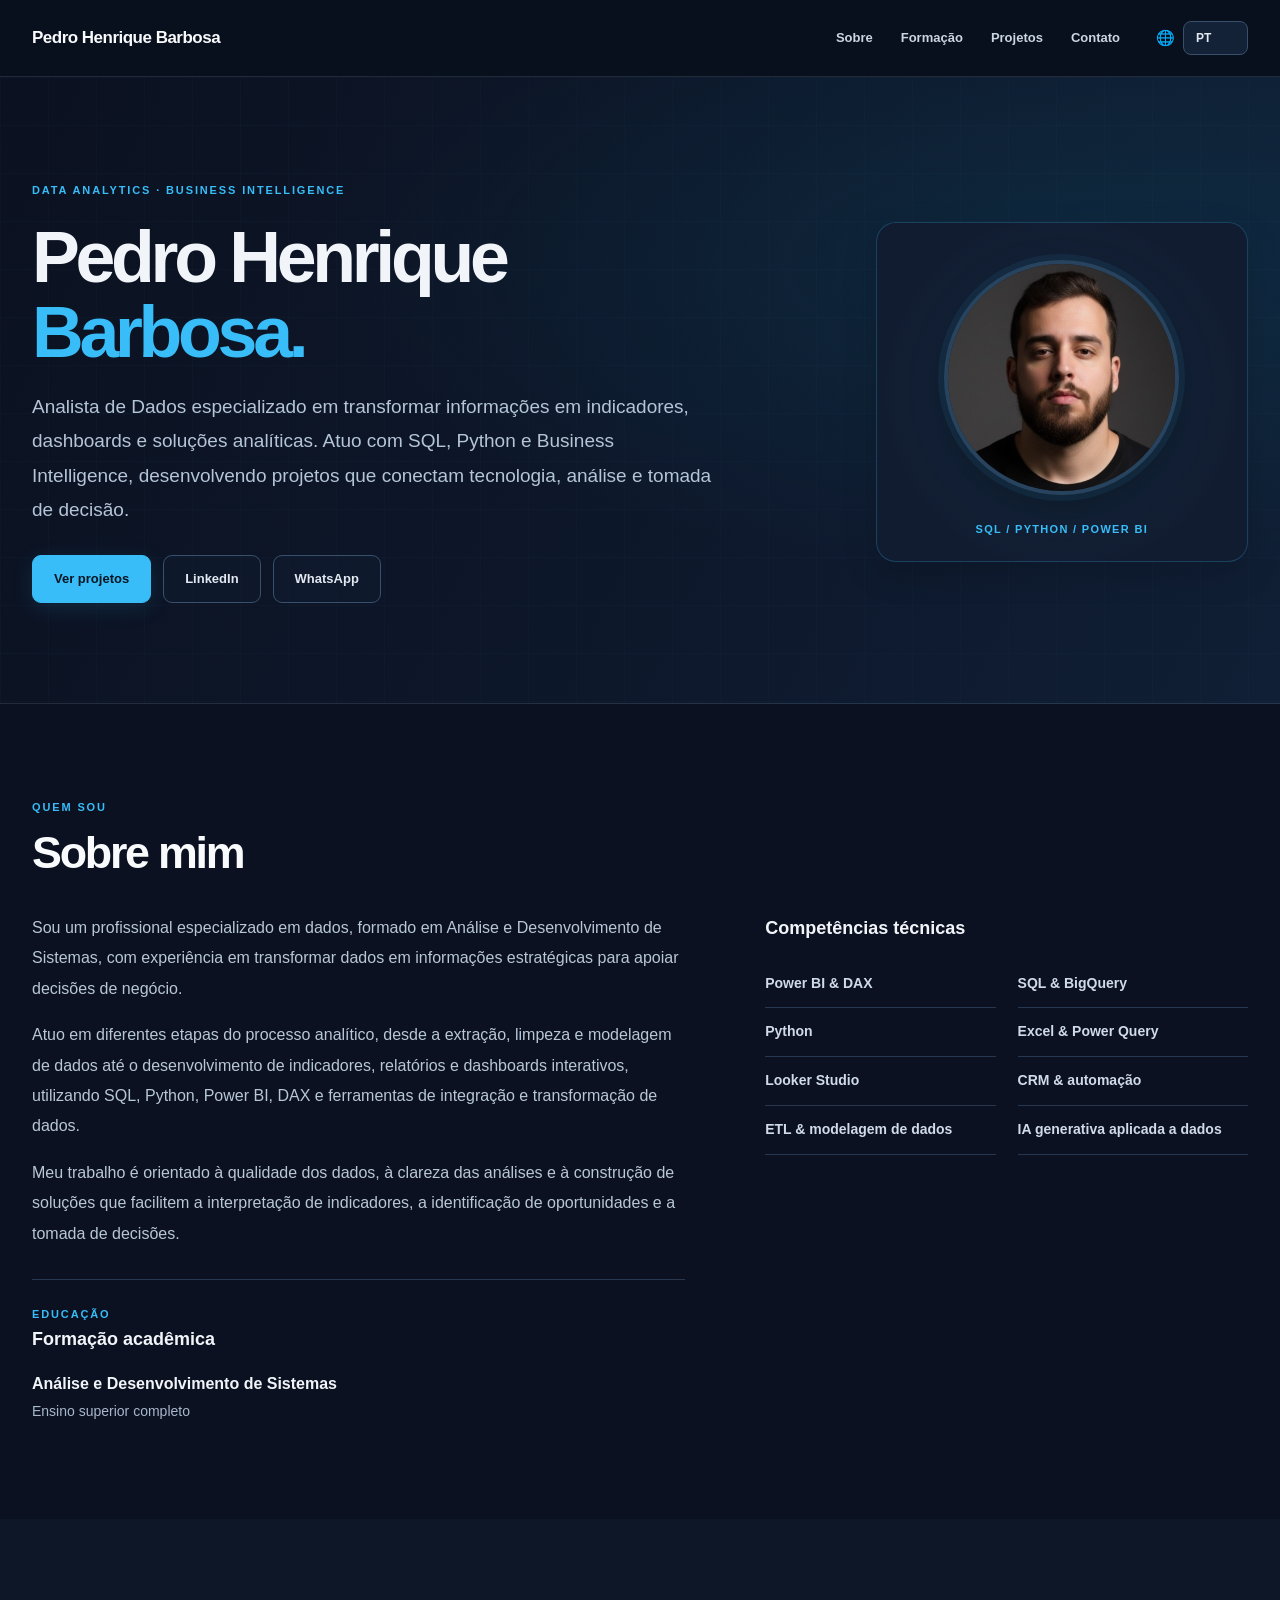
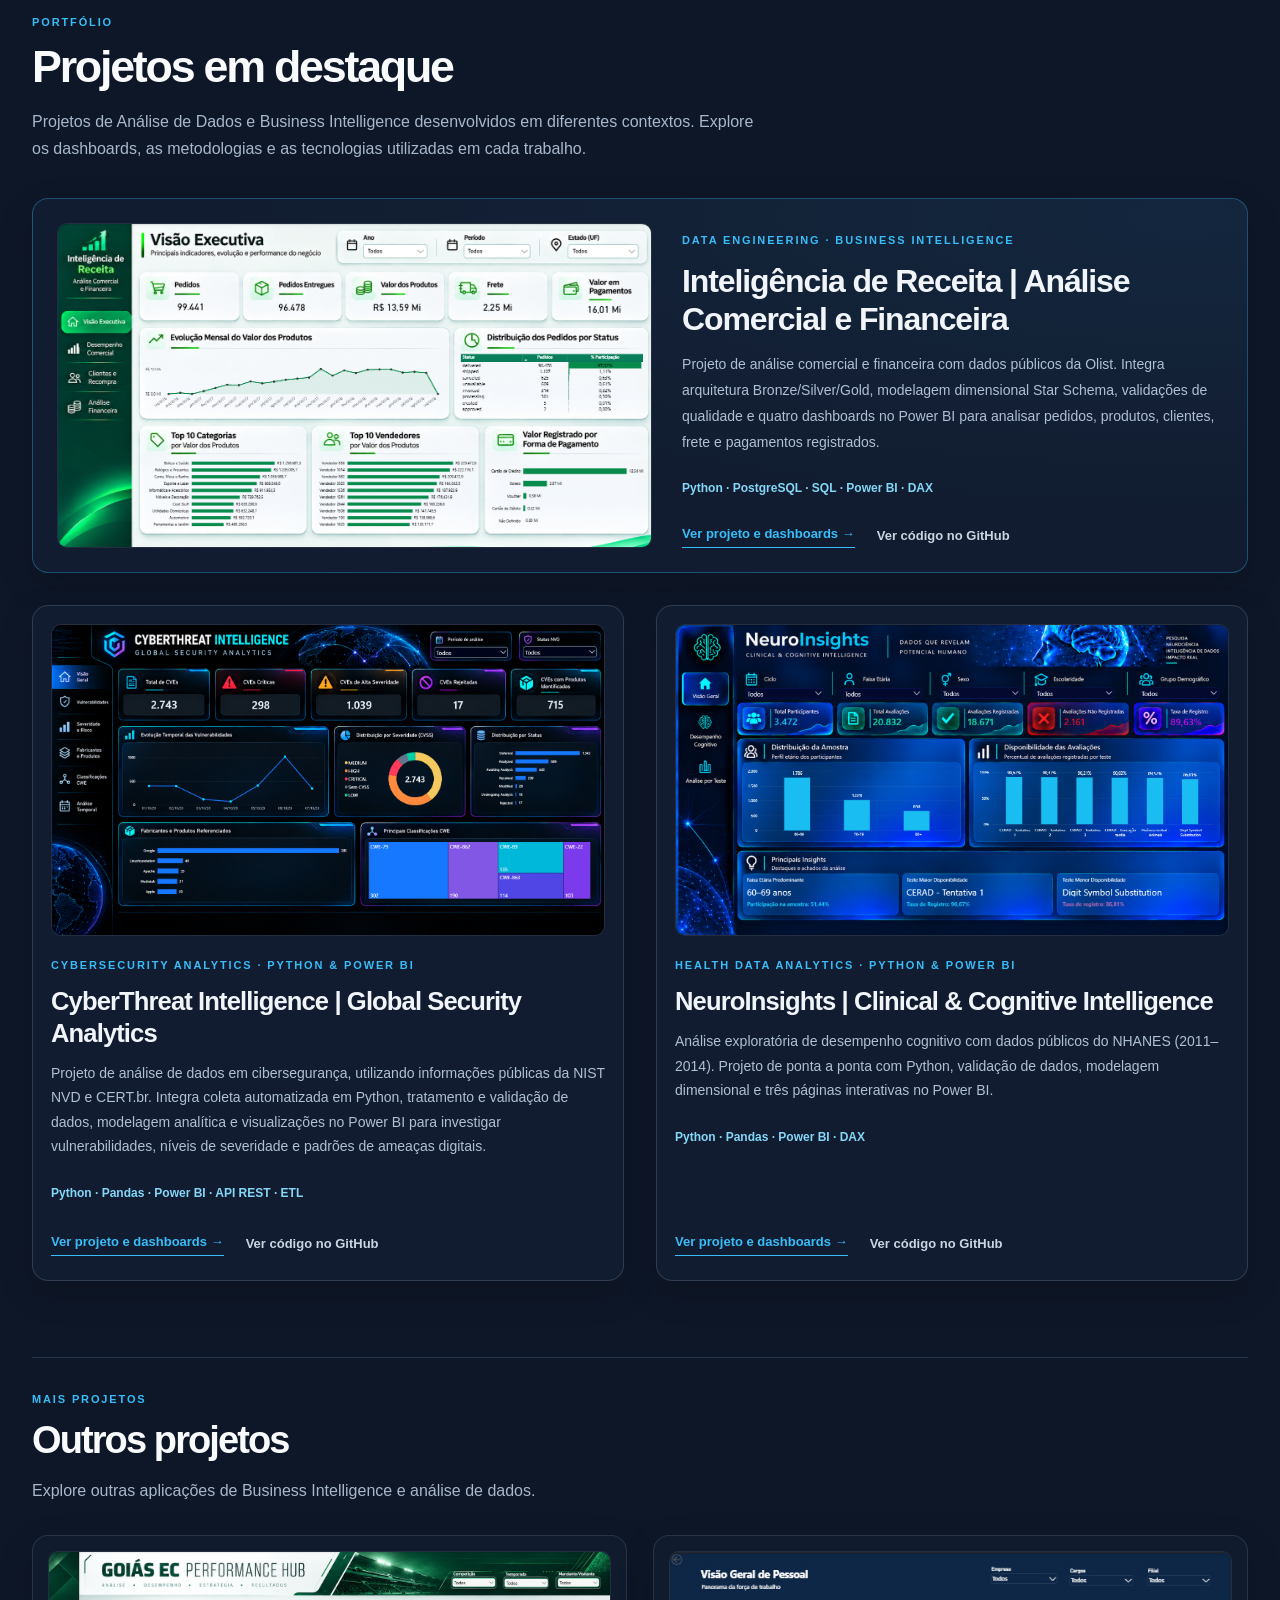
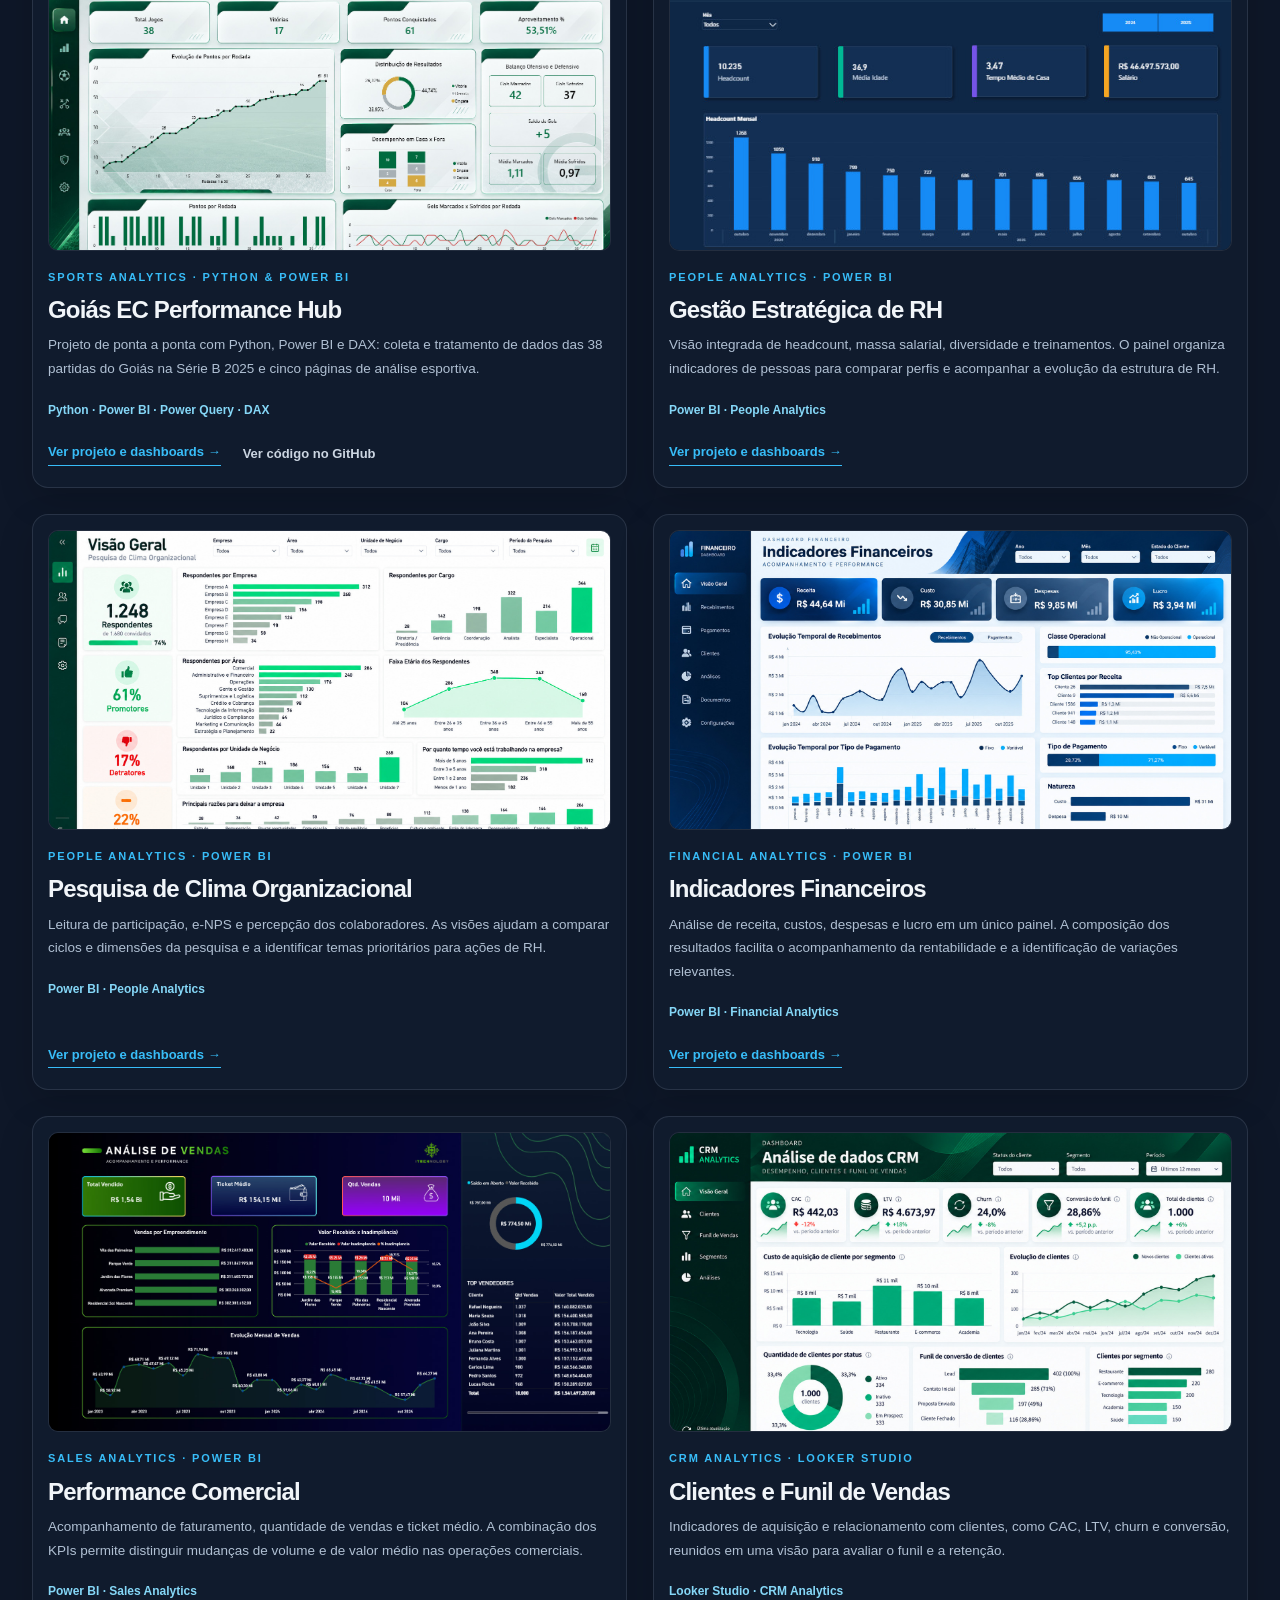
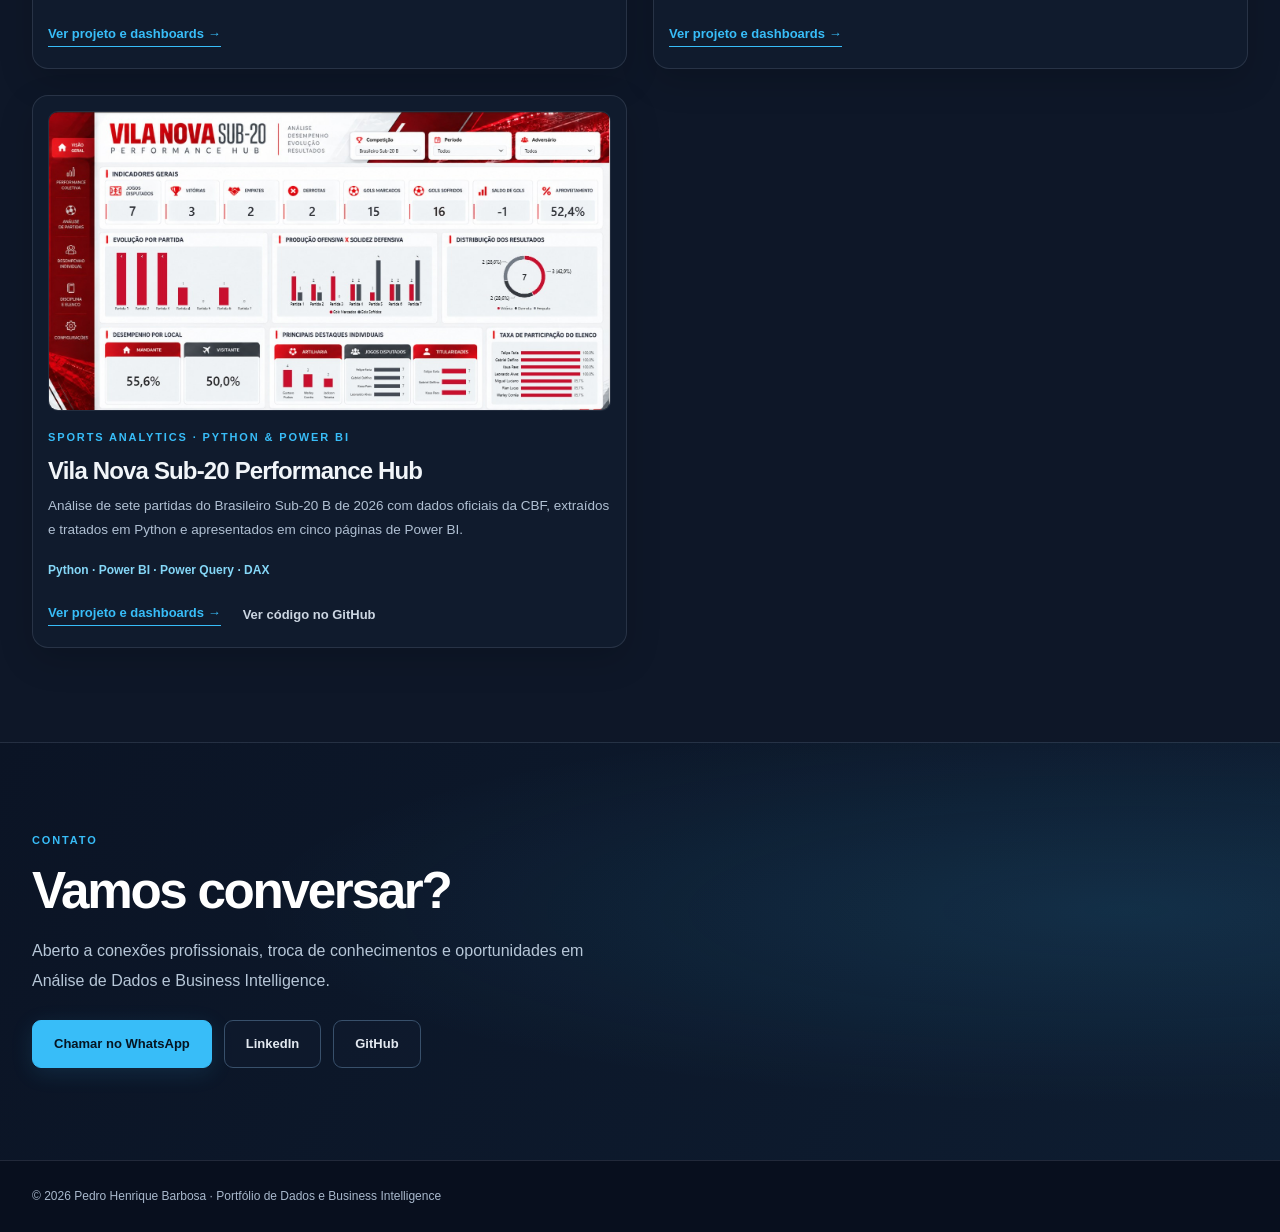
<file: index.html>
<!DOCTYPE html>
<html lang="pt-BR">
<head>
  <meta charset="UTF-8">
  <meta name="viewport" content="width=device-width, initial-scale=1">

  <title>Pedro Henrique Barbosa | Portfólio de Dados</title>

  <meta name="description" content="Portfólio de Pedro Henrique Barbosa. Projetos de Análise de Dados, Business Intelligence, Python, SQL, PostgreSQL e Power BI.">
  <meta name="theme-color" content="#0B1120">

  <link rel="stylesheet" href="assets/style.css">

  <style>
    /* Ajustes complementares */
    .project-links {
      display: flex;
      flex-wrap: wrap;
      align-items: center;
      gap: 12px 22px;
      margin-top: auto;
      padding-top: 8px;
    }

    .project-links .textlink {
      margin-top: 0;
    }

    .github-link {
      display: inline-flex;
      align-items: center;
      gap: 7px;
      color: #cbd5e1;
      font-size: 13px;
      font-weight: 650;
      transition: color .2s;
    }

    .github-link:hover {
      color: #38bdf8;
    }

    .contact-icon {
      width: 17px;
      height: 17px;
      flex-shrink: 0;
      fill: currentColor;
    }

    .contact .btn,
    .hero .btn {
      gap: 9px;
    }

    /* Seletor de idiomas */
    .language-switcher {
      display: flex;
      align-items: center;
      gap: 8px;
      margin-left: 12px;
    }

    .language-switcher select {
      background: #142238;
      color: #e2e8f0;
      border: 1px solid #38506b;
      border-radius: 8px;
      padding: 9px 12px;
      font-size: 12px;
      font-weight: 700;
      cursor: pointer;
    }

    .language-switcher select:hover {
      border-color: #38bdf8;
    }

    .language-switcher select:focus-visible {
      outline: 2px solid #38bdf8;
      outline-offset: 3px;
    }

    /* Projeto principal */
    .featured-projects .project-featured {
      grid-column: 1 / -1;
      display: grid;
      grid-template-columns: 1.1fr 1fr;
      column-gap: 30px;
      align-content: start;
    }

    .project-featured .project-image {
      grid-column: 1;
      grid-row: 1 / span 5;
      align-self: stretch;
    }

    .project-featured .project-image img {
      width: 100%;
      height: 100%;
      min-height: 270px;
      aspect-ratio: auto;
      object-fit: cover;
    }

    .project-featured .eyebrow {
      margin-top: 8px;
    }

    /* Outros projetos */
    .other-heading {
      margin-top: 76px;
    }

    .other-heading h2 {
      font-size: clamp(28px, 3vw, 38px);
    }

    .other-projects .project h3 {
      font-size: clamp(20px, 2vw, 24px);
    }

    /* Responsividade */
    @media (max-width: 800px) {
      .featured-projects .project-featured {
        display: flex;
      }

      .project-featured .project-image img {
        height: auto;
        min-height: 0;
        aspect-ratio: 16 / 10;
      }

      .nav {
        flex-wrap: wrap;
        padding: 12px 0;
      }
    }

    @media (max-width: 560px) {
      .nav {
        justify-content: space-between;
      }

      .navlinks {
        order: 3;
        width: 100%;
        justify-content: space-between;
      }

      .language-switcher {
        margin-left: auto;
      }

      .other-heading {
        margin-top: 55px;
      }
    }
  </style>
</head>

<body>

  <!-- NAVEGAÇÃO -->
  <header class="navwrap">
    <div class="container nav">

      <a class="brand" href="index.html">
        Pedro Henrique Barbosa
      </a>

      <nav class="navlinks" aria-label="Navegação principal">
        <a href="#sobre" data-i18n="navAbout">Sobre</a>
        <a href="#formacao" data-i18n="navEducation">Formação</a>
        <a href="#projetos" data-i18n="navProjects">Projetos</a>
        <a href="#contato" data-i18n="navContact">Contato</a>
      </nav>

      <div class="language-switcher">
        <label for="language-select" aria-label="Idioma">
          <span aria-hidden="true">🌐</span>
        </label>

        <select id="language-select" aria-label="Selecionar idioma">
          <option value="pt">PT</option>
          <option value="en">EN</option>
          <option value="es">ES</option>
        </select>
      </div>

    </div>
  </header>

  <main>

    <!-- APRESENTAÇÃO -->
    <section class="hero">
      <div class="container hero-inner">

        <div>
          <div class="eyebrow">
            DATA ANALYTICS · BUSINESS INTELLIGENCE
          </div>

          <h1>
            Pedro Henrique<br>
            <em>Barbosa.</em>
          </h1>

          <p class="lead" data-i18n="heroDescription">
            Analista de Dados especializado em transformar
            informações em indicadores, dashboards e soluções
            analíticas. Atuo com SQL, Python e Business
            Intelligence, desenvolvendo projetos que conectam
            tecnologia, análise e tomada de decisão.
          </p>

          <div class="buttons">

            <a class="btn primary" href="#projetos" data-i18n="viewProjects">
              Ver projetos
            </a>

            <a
              class="btn"
              href="https://www.linkedin.com/in/phfbr/"
              target="_blank"
              rel="noopener noreferrer"
            >
              LinkedIn
            </a>

            <a
              class="btn"
              href="https://wa.me/5562992082546"
              target="_blank"
              rel="noopener noreferrer"
            >
              WhatsApp
            </a>

          </div>
        </div>

        <div class="portrait">
          <img
            class="profile-photo"
            src="assets/foto-perfil-pedro.jpg"
            alt="Foto profissional de Pedro Henrique Barbosa"
            width="260"
            height="260"
          >
        </div>

      </div>
    </section>

    <!-- SOBRE MIM -->
    <section class="section" id="sobre">
      <div class="container">

        <div class="section-heading">
          <div class="eyebrow" data-i18n="aboutEyebrow">
            QUEM SOU
          </div>

          <h2 data-i18n="aboutTitle">Sobre mim</h2>
        </div>

        <div class="about">

          <div>
            <p data-i18n="about1">
              Sou um profissional especializado em dados,
              formado em Análise e Desenvolvimento de Sistemas,
              com experiência em transformar dados em
              informações estratégicas para apoiar decisões
              de negócio.
            </p>

            <p data-i18n="about2">
              Atuo em diferentes etapas do processo analítico,
              desde a extração, limpeza e modelagem de dados
              até o desenvolvimento de indicadores, relatórios
              e dashboards interativos, utilizando SQL, Python,
              Power BI, DAX e ferramentas de integração e
              transformação de dados.
            </p>

            <p data-i18n="about3">
              Meu trabalho é orientado à qualidade dos dados,
              à clareza das análises e à construção de soluções
              que facilitem a interpretação de indicadores,
              a identificação de oportunidades e a tomada
              de decisões.
            </p>

            <div class="education" id="formacao">

              <div class="eyebrow" data-i18n="educationEyebrow">
                EDUCAÇÃO
              </div>

              <h3 class="subhead" data-i18n="educationTitle">
                Formação acadêmica
              </h3>

              <strong data-i18n="degree">
                Análise e Desenvolvimento de Sistemas
              </strong>

              <span data-i18n="degreeStatus">
                Ensino superior completo
              </span>

            </div>
          </div>

          <div>
            <h3 class="subhead" data-i18n="skillsTitle">
              Competências técnicas
            </h3>

            <div class="skill-list">
              <div class="skill">Power BI &amp; DAX</div>
              <div class="skill">SQL &amp; BigQuery</div>
              <div class="skill">Python</div>
              <div class="skill">Excel &amp; Power Query</div>
              <div class="skill">Looker Studio</div>

              <div class="skill" data-i18n="skillCRM">
                CRM &amp; automação
              </div>

              <div class="skill" data-i18n="skillETL">
                ETL &amp; modelagem de dados
              </div>

              <div class="skill" data-i18n="skillAI">
                IA generativa aplicada a dados
              </div>
            </div>
          </div>

        </div>
      </div>
    </section>

    <!-- PORTFÓLIO -->
    <section class="section alt" id="projetos">
      <div class="container">

        <div class="section-heading">
          <div class="eyebrow" data-i18n="portfolioEyebrow">
            PORTFÓLIO
          </div>

          <h2 data-i18n="featuredTitle">
            Projetos em destaque
          </h2>

          <p data-i18n="featuredDescription">
            Projetos de Análise de Dados e Business Intelligence
            desenvolvidos em diferentes contextos. Explore os
            dashboards, as metodologias e as tecnologias
            utilizadas em cada trabalho.
          </p>
        </div>

        <!-- Projetos em destaque -->
        <div
          class="projects featured-projects"
          id="featured-grid"
        ></div>

        <div class="section-heading other-heading">
          <div class="eyebrow" data-i18n="otherEyebrow">
            MAIS PROJETOS
          </div>

          <h2 data-i18n="otherTitle">
            Outros projetos
          </h2>

          <p data-i18n="otherDescription">
            Explore outras aplicações de Business Intelligence
            e análise de dados.
          </p>
        </div>

        <!-- Demais projetos -->
        <div
          class="projects other-projects"
          id="other-grid"
        ></div>

      </div>
    </section>

    <!-- CONTATO -->
    <section class="contact" id="contato">
      <div class="container">

        <div class="eyebrow" data-i18n="contactEyebrow">
          CONTATO
        </div>

        <h2 data-i18n="contactTitle">
          Vamos conversar?
        </h2>

        <p data-i18n="contactDescription">
          Aberto a conexões profissionais, troca de
          conhecimentos e oportunidades em Análise de
          Dados e Business Intelligence.
        </p>

        <div class="buttons">

          <a
            class="btn primary"
            href="https://wa.me/5562992082546?text=Ol%C3%A1%2C%20Pedro%21%20Vi%20seu%20portf%C3%B3lio%20de%20dados."
            target="_blank"
            rel="noopener noreferrer"
            data-i18n="contactWhatsApp"
          >
            Chamar no WhatsApp
          </a>

          <a
            class="btn"
            href="https://www.linkedin.com/in/phfbr/"
            target="_blank"
            rel="noopener noreferrer"
          >
            LinkedIn
          </a>

          <a
            class="btn"
            href="https://github.com/phfbr"
            target="_blank"
            rel="noopener noreferrer"
          >
            GitHub
          </a>

        </div>
      </div>
    </section>

  </main>

  <!-- RODAPÉ -->
  <footer class="footer">
    <div class="container">
      © 2026 Pedro Henrique Barbosa ·
      <span data-i18n="footerText">
        Portfólio de Dados e Business Intelligence
      </span>
    </div>
  </footer>

  <script>
    "use strict";

    /* =========================================
       PROJETOS — CONTEÚDO MULTILÍNGUE
       ========================================= */

    const projects = [

      /* PROJETO PRINCIPAL */
      {
        id: "inteligencia-receita",
        featured: true,
        main: true,
        title: "Inteligência de Receita | Análise Comercial e Financeira",
        category: "DATA ENGINEERING · BUSINESS INTELLIGENCE",
        image: "assets/inteligencia-receita-01.png",
        page: "projetos/inteligencia-receita.html",
        github: "https://github.com/phfbr/inteligencia-de-receita",
        tech: "Python · PostgreSQL · SQL · Power BI · DAX",
        description: {
          pt: "Projeto de análise comercial e financeira com dados públicos da Olist. Integra arquitetura Bronze/Silver/Gold, modelagem dimensional Star Schema, validações de qualidade e quatro dashboards no Power BI para analisar pedidos, produtos, clientes, frete e pagamentos registrados.",
          en: "Commercial and financial analytics project using public Olist data. Combines a Bronze/Silver/Gold architecture, Star Schema dimensional modeling, data quality checks, and four Power BI dashboards covering orders, products, customers, shipping and recorded payments.",
          es: "Proyecto de análisis comercial y financiero con datos públicos de Olist. Integra arquitectura Bronze/Silver/Gold, modelado dimensional Star Schema, validaciones de calidad y cuatro dashboards en Power BI para analizar pedidos, productos, clientes, fletes y pagos registrados."
        }
      },

      /* DESTAQUE 2 */
      {
        id: "cyberthreat",
        featured: true,
        title: "CyberThreat Intelligence | Global Security Analytics",
        category: "CYBERSECURITY ANALYTICS · PYTHON & POWER BI",
        image: "assets/cyberthreat-01.png",
        page: "projetos/cyberthreat.html",
        github: "https://github.com/phfbr/cyberthreat-intelligence",
        tech: "Python · Pandas · Power BI · API REST · ETL",
        description: {
          pt: "Projeto de análise de dados em cibersegurança, utilizando informações públicas da NIST NVD e CERT.br. Integra coleta automatizada em Python, tratamento e validação de dados, modelagem analítica e visualizações no Power BI para investigar vulnerabilidades, níveis de severidade e padrões de ameaças digitais.",
          en: "Cybersecurity analytics project using public NIST NVD and CERT.br data. Combines automated Python data collection, cleaning, validation, analytical modeling, and Power BI visualizations to investigate vulnerabilities, severity levels, and digital threat patterns.",
          es: "Proyecto de análisis de datos en ciberseguridad con información pública de NIST NVD y CERT.br. Integra recopilación automatizada con Python, limpieza, validación, modelado analítico y visualizaciones en Power BI para investigar vulnerabilidades, niveles de gravedad y patrones de amenazas digitales."
        }
      },

      /* DESTAQUE 3 */
      {
        id: "neuroinsights",
        featured: true,
        title: "NeuroInsights | Clinical & Cognitive Intelligence",
        category: "HEALTH DATA ANALYTICS · PYTHON & POWER BI",
        image: "assets/01-visao-geral.png",
        page: "projetos/neuroinsights.html",
        github: "https://github.com/phfbr/neuroinsights-cognitive-analytics",
        tech: "Python · Pandas · Power BI · DAX",
        description: {
          pt: "Análise exploratória de desempenho cognitivo com dados públicos do NHANES (2011–2014). Projeto de ponta a ponta com Python, validação de dados, modelagem dimensional e três páginas interativas no Power BI.",
          en: "Exploratory analysis of cognitive performance using public NHANES data (2011–2014). An end-to-end project with Python, data validation, dimensional modeling, and three interactive Power BI pages.",
          es: "Análisis exploratorio del rendimiento cognitivo con datos públicos de NHANES (2011–2014). Proyecto integral con Python, validación de datos, modelado dimensional y tres páginas interactivas en Power BI."
        }
      },

      /* OUTROS PROJETOS */
      {
        id: "goias",
        featured: false,
        title: "Goiás EC Performance Hub",
        category: "SPORTS ANALYTICS · PYTHON & POWER BI",
        image: "assets/goias-01.jpg",
        page: "projetos/goias.html",
        github: "https://github.com/phfbr/goias-ec-performance-hub",
        tech: "Python · Power BI · Power Query · DAX",
        description: {
          pt: "Projeto de ponta a ponta com Python, Power BI e DAX: coleta e tratamento de dados das 38 partidas do Goiás na Série B 2025 e cinco páginas de análise esportiva.",
          en: "End-to-end project using Python, Power BI, and DAX: collecting and processing data from Goiás's 38 matches in Brazil's 2025 Série B, with five sports analytics pages.",
          es: "Proyecto integral con Python, Power BI y DAX: recopilación y tratamiento de datos de los 38 partidos de Goiás en la Serie B 2025 y cinco páginas de análisis deportivo."
        }
      },

      {
        id: "rh",
        featured: false,
        title: {
          pt: "Gestão Estratégica de RH",
          en: "Strategic HR Management",
          es: "Gestión Estratégica de RR. HH."
        },
        category: "PEOPLE ANALYTICS · POWER BI",
        image: "assets/rh-01.jpg",
        page: "projetos/rh.html",
        tech: "Power BI · People Analytics",
        description: {
          pt: "Visão integrada de headcount, massa salarial, diversidade e treinamentos. O painel organiza indicadores de pessoas para comparar perfis e acompanhar a evolução da estrutura de RH.",
          en: "Integrated view of headcount, payroll, diversity, and training. The dashboard organizes workforce metrics to compare profiles and track changes in HR structure.",
          es: "Visión integrada de plantilla, masa salarial, diversidad y capacitación. El panel organiza indicadores de personal para comparar perfiles y seguir la evolución de la estructura de RR. HH."
        }
      },

      {
        id: "clima",
        featured: false,
        title: {
          pt: "Pesquisa de Clima Organizacional",
          en: "Employee Climate Survey",
          es: "Encuesta de Clima Laboral"
        },
        category: "PEOPLE ANALYTICS · POWER BI",
        image: "assets/clima-01.jpg",
        page: "projetos/clima.html",
        tech: "Power BI · People Analytics",
        description: {
          pt: "Leitura de participação, e-NPS e percepção dos colaboradores. As visões ajudam a comparar ciclos e dimensões da pesquisa e a identificar temas prioritários para ações de RH.",
          en: "Analysis of participation, eNPS, and employee sentiment. Visualizations help compare survey cycles and dimensions and identify priorities for HR action.",
          es: "Análisis de participación, eNPS y percepción de los colaboradores. Las visualizaciones permiten comparar ciclos y dimensiones de la encuesta e identificar prioridades para RR. HH."
        }
      },

      {
        id: "financeiro",
        featured: false,
        title: {
          pt: "Indicadores Financeiros",
          en: "Financial KPIs",
          es: "Indicadores Financieros"
        },
        category: "FINANCIAL ANALYTICS · POWER BI",
        image: "assets/financeiro.jpg",
        page: "projetos/financeiro.html",
        tech: "Power BI · Financial Analytics",
        description: {
          pt: "Análise de receita, custos, despesas e lucro em um único painel. A composição dos resultados facilita o acompanhamento da rentabilidade e a identificação de variações relevantes.",
          en: "Revenue, costs, expenses, and profit analysis in one dashboard. The breakdown helps monitor profitability and identify significant changes.",
          es: "Análisis de ingresos, costos, gastos y beneficios en un solo panel. El desglose facilita el seguimiento de la rentabilidad y la identificación de variaciones relevantes."
        }
      },

      {
        id: "vendas",
        featured: false,
        title: {
          pt: "Performance Comercial",
          en: "Sales Performance",
          es: "Rendimiento Comercial"
        },
        category: "SALES ANALYTICS · POWER BI",
        image: "assets/vendas.jpg",
        page: "projetos/vendas.html",
        tech: "Power BI · Sales Analytics",
        description: {
          pt: "Acompanhamento de faturamento, quantidade de vendas e ticket médio. A combinação dos KPIs permite distinguir mudanças de volume e de valor médio nas operações comerciais.",
          en: "Tracking revenue, sales volume, and average order value. These KPIs help distinguish changes in transaction volume from changes in average value.",
          es: "Seguimiento de facturación, volumen de ventas y ticket promedio. Estos indicadores permiten distinguir cambios de volumen y de valor medio en las operaciones comerciales."
        }
      },

      {
        id: "crm",
        featured: false,
        title: {
          pt: "Clientes e Funil de Vendas",
          en: "Customers and Sales Funnel",
          es: "Clientes y Embudo de Ventas"
        },
        category: "CRM ANALYTICS · LOOKER STUDIO",
        image: "assets/crm.jpg",
        page: "projetos/crm.html",
        tech: "Looker Studio · CRM Analytics",
        description: {
          pt: "Indicadores de aquisição e relacionamento com clientes, como CAC, LTV, churn e conversão, reunidos em uma visão para avaliar o funil e a retenção.",
          en: "Customer acquisition and relationship metrics, including CAC, LTV, churn, and conversion, combined to assess funnel performance and retention.",
          es: "Indicadores de adquisición y relación con clientes, como CAC, LTV, churn y conversión, reunidos para evaluar el embudo y la retención."
        }
      },

      {
        id: "vila-nova",
        featured: false,
        title: "Vila Nova Sub-20 Performance Hub",
        category: "SPORTS ANALYTICS · PYTHON & POWER BI",
        image: "assets/vila-01.jpg",
        page: "projetos/vila-nova.html",
        github: "https://github.com/phfbr/vila-nova-sub20-performance-hub-",
        tech: "Python · Power BI · Power Query · DAX",
        description: {
          pt: "Análise de sete partidas do Brasileiro Sub-20 B de 2026 com dados oficiais da CBF, extraídos e tratados em Python e apresentados em cinco páginas de Power BI.",
          en: "Analysis of seven matches from Brazil's 2026 U-20 Série B using official CBF data, extracted and processed in Python and presented across five Power BI pages.",
          es: "Análisis de siete partidos del Brasileño Sub-20 B 2026 con datos oficiales de la CBF, extraídos y tratados en Python y presentados en cinco páginas de Power BI."
        }
      }

    ];

    /* =========================================
       TRADUÇÕES DA INTERFACE
       ========================================= */

    const translations = {
      pt: {
        navAbout: "Sobre",
        navEducation: "Formação",
        navProjects: "Projetos",
        navContact: "Contato",
        heroDescription: "Analista de Dados especializado em transformar informações em indicadores, dashboards e soluções analíticas. Atuo com SQL, Python e Business Intelligence, desenvolvendo projetos que conectam tecnologia, análise e tomada de decisão.",
        viewProjects: "Ver projetos",
        aboutEyebrow: "QUEM SOU",
        aboutTitle: "Sobre mim",
        about1: "Sou um profissional especializado em dados, formado em Análise e Desenvolvimento de Sistemas, com experiência em transformar dados em informações estratégicas para apoiar decisões de negócio.",
        about2: "Atuo em diferentes etapas do processo analítico, desde a extração, limpeza e modelagem de dados até o desenvolvimento de indicadores, relatórios e dashboards interativos, utilizando SQL, Python, Power BI, DAX e ferramentas de integração e transformação de dados.",
        about3: "Meu trabalho é orientado à qualidade dos dados, à clareza das análises e à construção de soluções que facilitem a interpretação de indicadores, a identificação de oportunidades e a tomada de decisões.",
        educationEyebrow: "EDUCAÇÃO",
        educationTitle: "Formação acadêmica",
        degree: "Análise e Desenvolvimento de Sistemas",
        degreeStatus: "Ensino superior completo",
        skillsTitle: "Competências técnicas",
        skillCRM: "CRM & automação",
        skillETL: "ETL & modelagem de dados",
        skillAI: "IA generativa aplicada a dados",
        portfolioEyebrow: "PORTFÓLIO",
        featuredTitle: "Projetos em destaque",
        featuredDescription: "Projetos de Análise de Dados e Business Intelligence desenvolvidos em diferentes contextos. Explore os dashboards, as metodologias e as tecnologias utilizadas em cada trabalho.",
        otherEyebrow: "MAIS PROJETOS",
        otherTitle: "Outros projetos",
        otherDescription: "Explore outras aplicações de Business Intelligence e análise de dados.",
        projectLink: "Ver projeto e dashboards →",
        githubLink: "Ver código no GitHub",
        contactEyebrow: "CONTATO",
        contactTitle: "Vamos conversar?",
        contactDescription: "Aberto a conexões profissionais, troca de conhecimentos e oportunidades em Análise de Dados e Business Intelligence.",
        contactWhatsApp: "Chamar no WhatsApp",
        footerText: "Portfólio de Dados e Business Intelligence"
      },

      en: {
        navAbout: "About",
        navEducation: "Education",
        navProjects: "Projects",
        navContact: "Contact",
        heroDescription: "Data Analyst focused on turning information into KPIs, dashboards, and analytical solutions. I work with SQL, Python, and Business Intelligence, building projects that connect technology, analytics, and decision-making.",
        viewProjects: "View projects",
        aboutEyebrow: "ABOUT ME",
        aboutTitle: "About me",
        about1: "I am a data professional with a degree in Systems Analysis and Development and experience turning data into strategic information that supports business decisions.",
        about2: "I work across the analytics lifecycle, from data extraction, cleaning, and modeling to building KPIs, reports, and interactive dashboards using SQL, Python, Power BI, DAX, and data integration and transformation tools.",
        about3: "My work prioritizes data quality, clear analysis, and solutions that make it easier to interpret KPIs, identify opportunities, and make decisions.",
        educationEyebrow: "EDUCATION",
        educationTitle: "Academic background",
        degree: "Systems Analysis and Development",
        degreeStatus: "University degree completed",
        skillsTitle: "Technical skills",
        skillCRM: "CRM & automation",
        skillETL: "ETL & data modeling",
        skillAI: "Generative AI for data",
        portfolioEyebrow: "PORTFOLIO",
        featuredTitle: "Featured projects",
        featuredDescription: "Data Analytics and Business Intelligence projects across different domains. Explore the dashboards, methodologies, and technologies used in each project.",
        otherEyebrow: "MORE PROJECTS",
        otherTitle: "Other projects",
        otherDescription: "Explore more Business Intelligence and data analytics applications.",
        projectLink: "View project and dashboards →",
        githubLink: "View code on GitHub",
        contactEyebrow: "CONTACT",
        contactTitle: "Let's connect",
        contactDescription: "Open to professional connections, knowledge sharing, and opportunities in Data Analytics and Business Intelligence.",
        contactWhatsApp: "Message on WhatsApp",
        footerText: "Data Analytics and Business Intelligence Portfolio"
      },

      es: {
        navAbout: "Sobre mí",
        navEducation: "Formación",
        navProjects: "Proyectos",
        navContact: "Contacto",
        heroDescription: "Analista de Datos especializado en transformar información en indicadores, dashboards y soluciones analíticas. Trabajo con SQL, Python e inteligencia de negocios, desarrollando proyectos que conectan tecnología, análisis y toma de decisiones.",
        viewProjects: "Ver proyectos",
        aboutEyebrow: "SOBRE MÍ",
        aboutTitle: "Sobre mí",
        about1: "Soy un profesional especializado en datos, graduado en Análisis y Desarrollo de Sistemas, con experiencia en transformar datos en información estratégica para apoyar decisiones de negocio.",
        about2: "Trabajo en distintas etapas del proceso analítico, desde la extracción, limpieza y modelado de datos hasta el desarrollo de indicadores, informes y dashboards interactivos, utilizando SQL, Python, Power BI, DAX y herramientas de integración y transformación de datos.",
        about3: "Mi trabajo prioriza la calidad de los datos, la claridad de los análisis y las soluciones que facilitan la interpretación de indicadores, la identificación de oportunidades y la toma de decisiones.",
        educationEyebrow: "EDUCACIÓN",
        educationTitle: "Formación académica",
        degree: "Análisis y Desarrollo de Sistemas",
        degreeStatus: "Estudios superiores finalizados",
        skillsTitle: "Competencias técnicas",
        skillCRM: "CRM y automatización",
        skillETL: "ETL y modelado de datos",
        skillAI: "IA generativa aplicada a datos",
        portfolioEyebrow: "PORTAFOLIO",
        featuredTitle: "Proyectos destacados",
        featuredDescription: "Proyectos de análisis de datos e inteligencia de negocios desarrollados en distintos contextos. Explora los dashboards, las metodologías y las tecnologías utilizadas en cada proyecto.",
        otherEyebrow: "MÁS PROYECTOS",
        otherTitle: "Otros proyectos",
        otherDescription: "Explora otras aplicaciones de inteligencia de negocios y análisis de datos.",
        projectLink: "Ver proyecto y dashboards →",
        githubLink: "Ver código en GitHub",
        contactEyebrow: "CONTACTO",
        contactTitle: "¿Hablamos?",
        contactDescription: "Abierto a conexiones profesionales, intercambio de conocimientos y oportunidades en análisis de datos e inteligencia de negocios.",
        contactWhatsApp: "Escribir por WhatsApp",
        footerText: "Portafolio de Análisis de Datos e Inteligencia de Negocios"
      }
    };

    /* =========================================
       RENDERIZAÇÃO DOS PROJETOS
       ========================================= */

    function renderProjects(lang) {
      const featuredGrid = document.getElementById("featured-grid");
      const otherGrid = document.getElementById("other-grid");

      featuredGrid.replaceChildren();
      otherGrid.replaceChildren();

      projects.forEach(project => {
        const title = typeof project.title === "string"
          ? project.title
          : project.title[lang];

        const card = document.createElement("article");

        card.className = project.main
          ? "project project-featured"
          : "project";

        const imageLink = document.createElement("a");
        imageLink.className = "project-image";
        imageLink.href = project.page;

        const img = document.createElement("img");
        img.src = project.image;
        img.alt = title;
        img.loading = "lazy";

        imageLink.appendChild(img);

        const category = document.createElement("div");
        category.className = "eyebrow";
        category.textContent = project.category;

        const heading = document.createElement("h3");
        heading.textContent = title;

        const description = document.createElement("p");
        description.textContent = project.description[lang];

        const tech = document.createElement("div");
        tech.className = "project-tech";
        tech.textContent = project.tech;

        const links = document.createElement("div");
        links.className = "project-links";

        const detailLink = document.createElement("a");
        detailLink.className = "textlink";
        detailLink.href = project.page;
        detailLink.textContent = translations[lang].projectLink;

        links.appendChild(detailLink);

        if (project.github) {
          const githubLink = document.createElement("a");
          githubLink.className = "github-link";
          githubLink.href = project.github;
          githubLink.target = "_blank";
          githubLink.rel = "noopener noreferrer";
          githubLink.textContent = translations[lang].githubLink;

          links.appendChild(githubLink);
        }

        card.append(
          imageLink,
          category,
          heading,
          description,
          tech,
          links
        );

        if (project.featured) {
          featuredGrid.appendChild(card);
        } else {
          otherGrid.appendChild(card);
        }
      });
    }

    /* =========================================
       CONTROLE DE IDIOMAS
       ========================================= */

    function changeLanguage(lang) {
      const selected = translations[lang] ? lang : "pt";

      document.documentElement.lang =
        selected === "pt" ? "pt-BR" : selected;

      document.querySelectorAll("[data-i18n]").forEach(element => {
        const key = element.dataset.i18n;
        const translation = translations[selected][key];

        if (translation !== undefined) {
          element.textContent = translation;
        }
      });

      const titles = {
        pt: "Pedro Henrique Barbosa | Portfólio de Dados",
        en: "Pedro Henrique Barbosa | Data Portfolio",
        es: "Pedro Henrique Barbosa | Portafolio de Datos"
      };

      const descriptions = {
        pt: "Portfólio de Pedro Henrique Barbosa. Projetos de Análise de Dados, Business Intelligence, Python, SQL, PostgreSQL e Power BI.",
        en: "Pedro Henrique Barbosa's Data Analytics and Business Intelligence portfolio. Projects using Python, SQL, PostgreSQL and Power BI.",
        es: "Portafolio de análisis de datos e inteligencia de negocios de Pedro Henrique Barbosa. Proyectos con Python, SQL, PostgreSQL y Power BI."
      };

      document.title = titles[selected];

      const metaDescription = document.querySelector(
        'meta[name="description"]'
      );

      if (metaDescription) {
        metaDescription.setAttribute(
          "content",
          descriptions[selected]
        );
      }

      document.getElementById("language-select").value = selected;

      renderProjects(selected);

      try {
        localStorage.setItem("portfolio-language", selected);
      } catch (error) {
        // Mantém a tradução ativa sem armazenamento.
      }
    }

    document.getElementById("language-select")
      .addEventListener("change", event => {
        changeLanguage(event.target.value);
      });

    let initialLanguage = "pt";

    try {
      initialLanguage =
        localStorage.getItem("portfolio-language") || "pt";
    } catch (error) {
      initialLanguage = "pt";
    }

    changeLanguage(initialLanguage);
  </script>

</body>
</html>
</file>
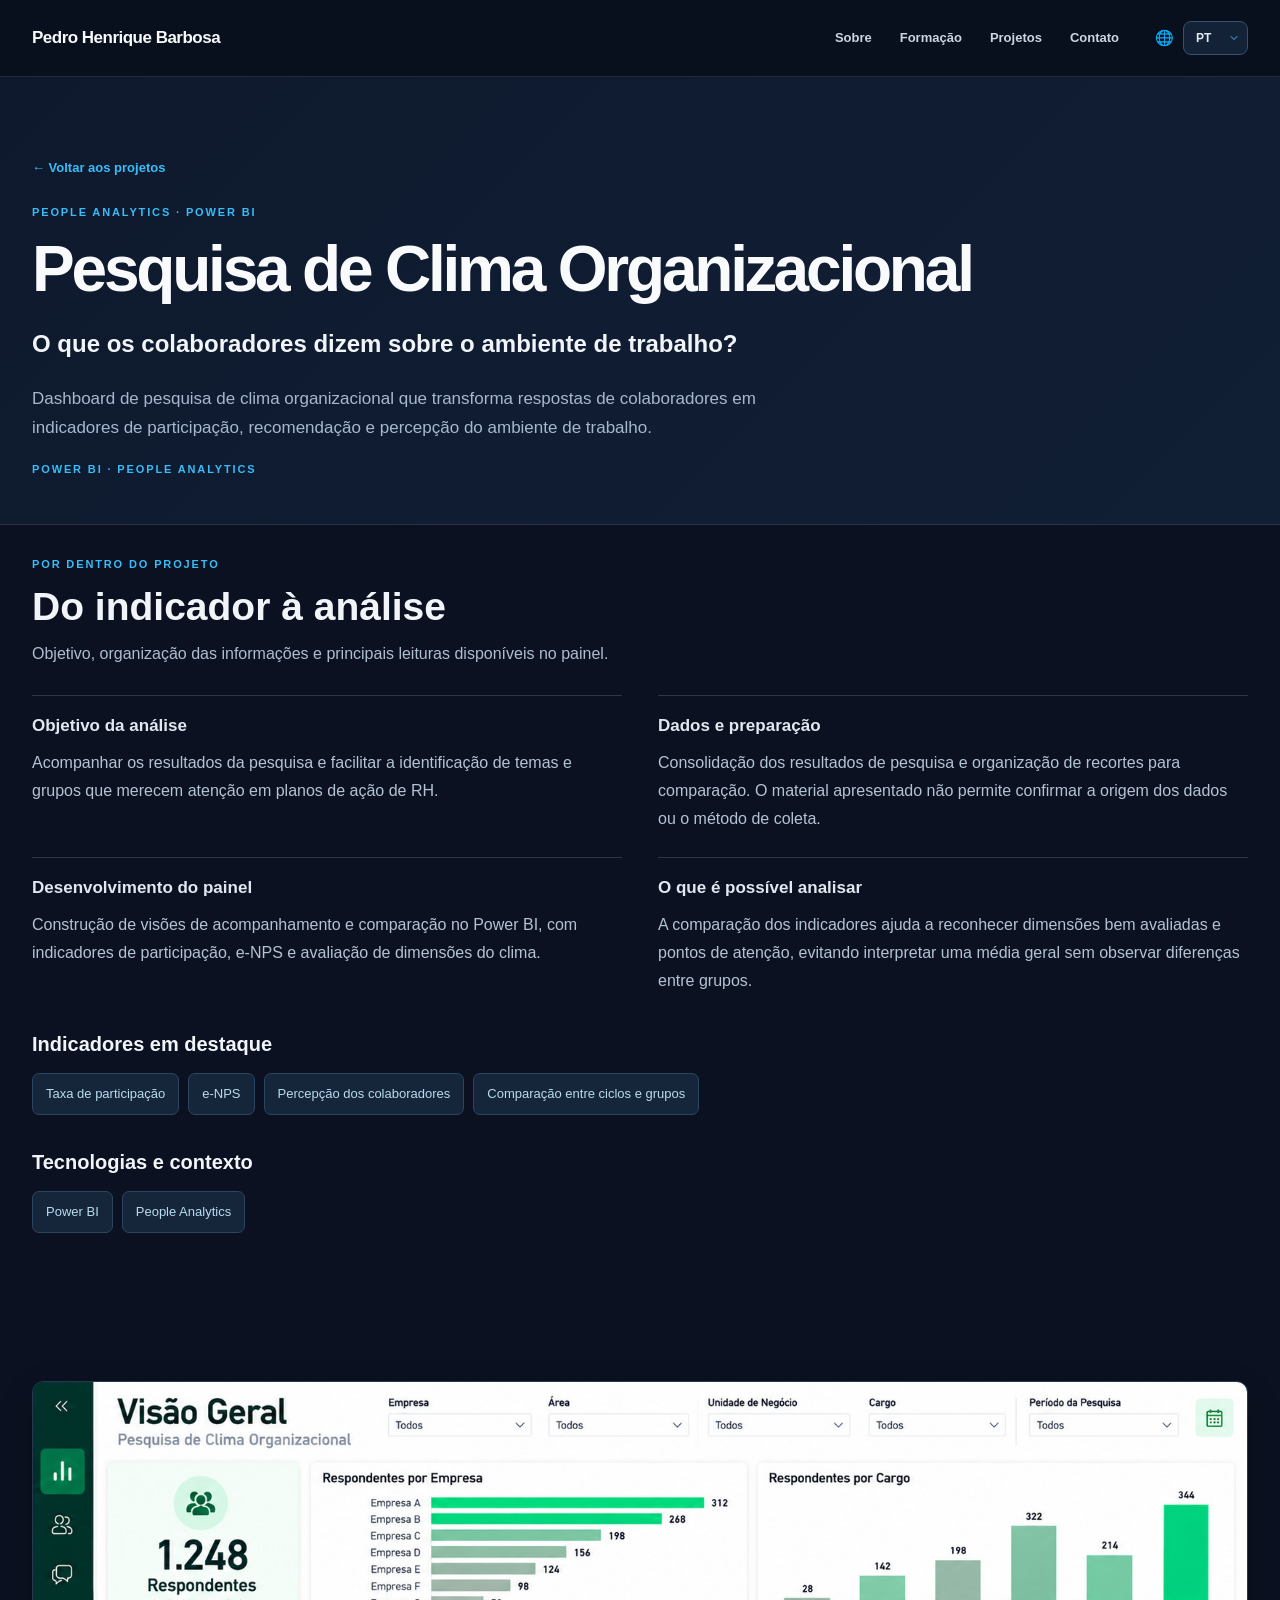
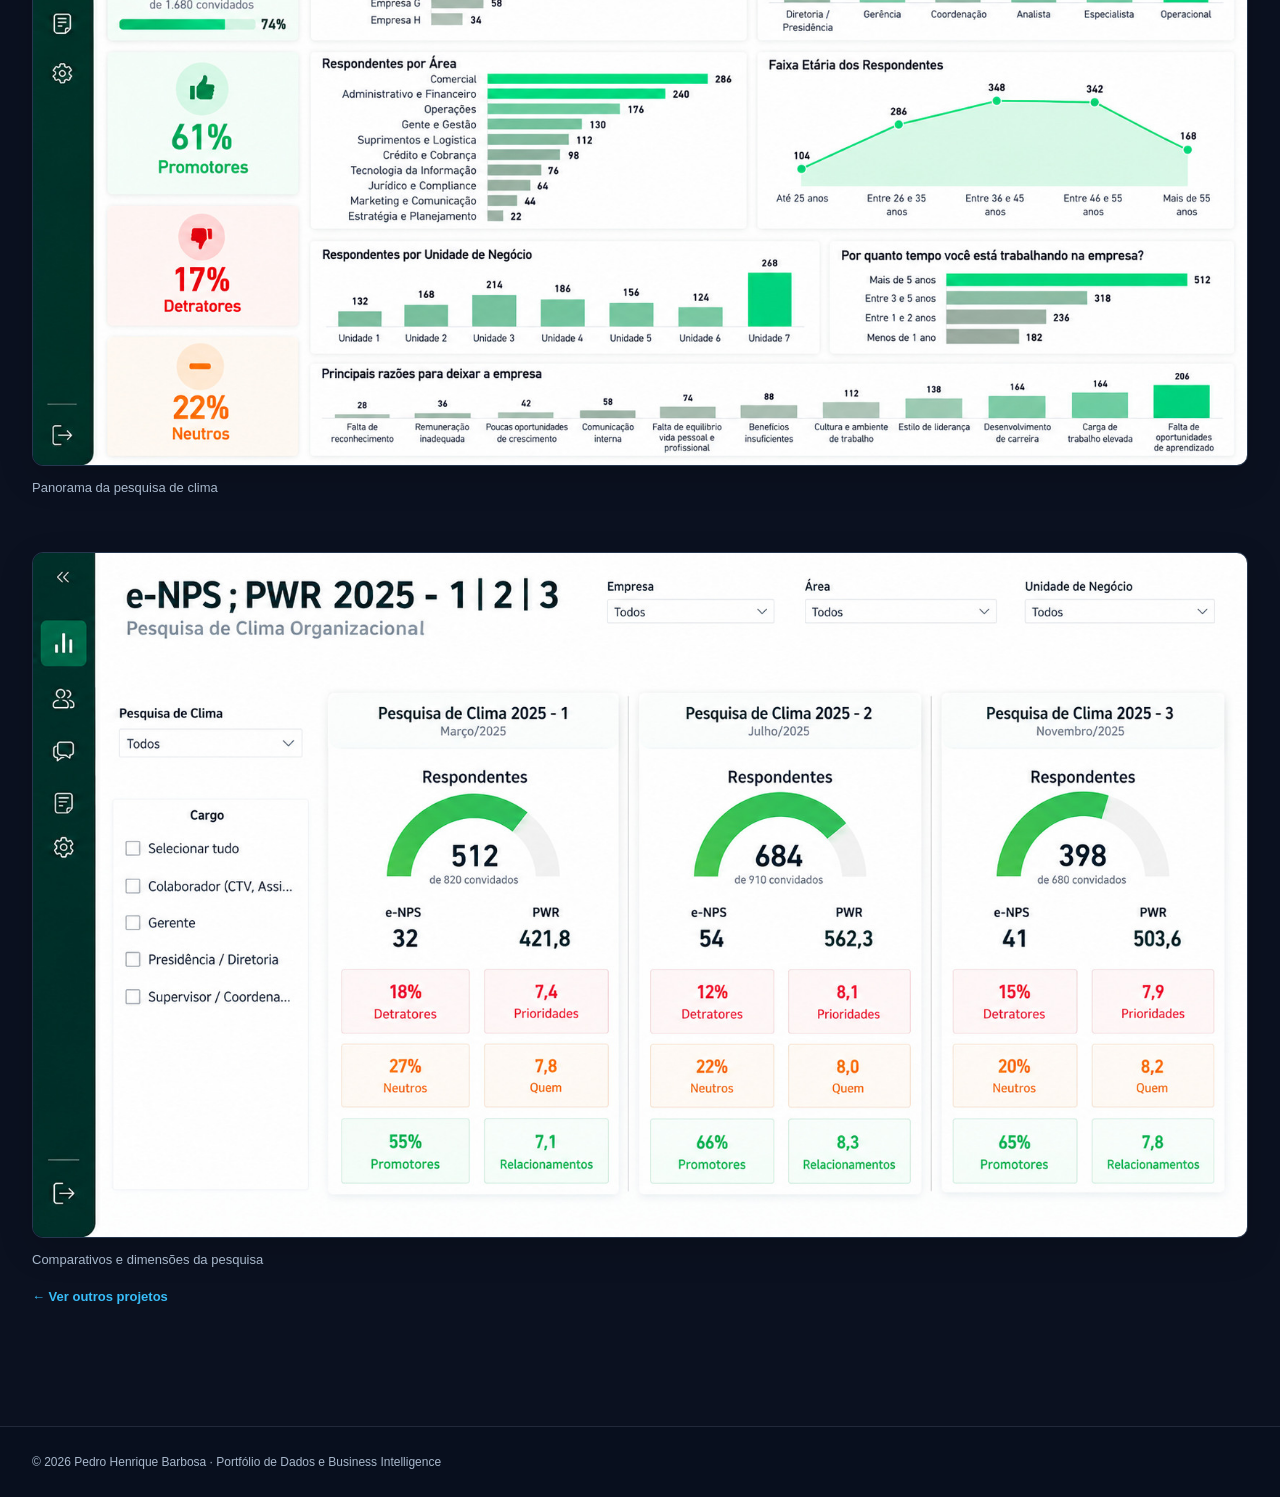
<file: projetos/clima.html>
<!DOCTYPE html>
<html lang="pt-BR">

<head>
  <meta charset="utf-8">
  <meta name="viewport" content="width=device-width, initial-scale=1">

  <meta
    name="description"
    content="Pesquisa de Clima Organizacional | Dashboard de People Analytics desenvolvido com Power BI."
  >

  <title>Pesquisa de Clima Organizacional | Pedro Henrique Barbosa</title>

  <link href="../assets/style.css" rel="stylesheet">
</head>

<body>

  <!-- NAVEGAÇÃO -->
  <header class="navwrap">
    <div class="container nav">

      <a class="brand" href="../index.html">
        Pedro Henrique Barbosa
      </a>

      <nav class="navlinks" aria-label="Navegação principal">
        <a href="../index.html#sobre" data-i18n="navAbout">Sobre</a>
        <a href="../index.html#formacao" data-i18n="navEducation">Formação</a>
        <a href="../index.html#projetos" data-i18n="navProjects">Projetos</a>
        <a href="../index.html#contato" data-i18n="navContact">Contato</a>
      </nav>

      <div class="language-switcher">
        <label for="language-select" aria-label="Selecionar idioma">🌐</label>
        <select id="language-select" aria-label="Selecionar idioma">
          <option value="pt">PT</option>
          <option value="en">EN</option>
          <option value="es">ES</option>
        </select>
      </div>

    </div>
  </header>

  <main>

    <!-- APRESENTAÇÃO -->
    <section class="detail-head">
      <div class="container">

        <a
          class="back"
          href="../index.html#projetos"
          data-i18n="back"
        >
          ← Voltar aos projetos
        </a>

        <div class="eyebrow">
          PEOPLE ANALYTICS · POWER BI
        </div>

        <h1 data-i18n="projectTitle">
          Pesquisa de Clima Organizacional
        </h1>

        <h2 data-i18n="subtitle">
          O que os colaboradores dizem sobre o ambiente de trabalho?
        </h2>

        <p data-i18n="intro">
          Dashboard de pesquisa de clima organizacional que transforma
          respostas de colaboradores em indicadores de participação,
          recomendação e percepção do ambiente de trabalho.
        </p>

        <div class="eyebrow">
          Power BI · People Analytics
        </div>

      </div>
    </section>

    <!-- ANÁLISE DO PROJETO -->
    <section class="section project-analysis">
      <div class="container">

        <div class="eyebrow" data-i18n="analysisEyebrow">
          POR DENTRO DO PROJETO
        </div>

        <h2 class="analysis-title" data-i18n="analysisTitle">
          Do indicador à análise
        </h2>

        <p class="analysis-intro" data-i18n="analysisIntro">
          Objetivo, organização das informações e principais leituras
          disponíveis no painel.
        </p>

        <div class="analysis-grid">

          <article class="analysis-item">
            <h3 data-i18n="objectiveTitle">
              Objetivo da análise
            </h3>

            <p data-i18n="objectiveText">
              Acompanhar os resultados da pesquisa e facilitar a
              identificação de temas e grupos que merecem atenção
              em planos de ação de RH.
            </p>
          </article>

          <article class="analysis-item">
            <h3 data-i18n="dataTitle">
              Dados e preparação
            </h3>

            <p data-i18n="dataText">
              Consolidação dos resultados de pesquisa e organização
              de recortes para comparação. O material apresentado
              não permite confirmar a origem dos dados ou o método
              de coleta.
            </p>
          </article>

          <article class="analysis-item">
            <h3 data-i18n="dashboardTitle">
              Desenvolvimento do painel
            </h3>

            <p data-i18n="dashboardText">
              Construção de visões de acompanhamento e comparação
              no Power BI, com indicadores de participação, e-NPS
              e avaliação de dimensões do clima.
            </p>
          </article>

          <article class="analysis-item">
            <h3 data-i18n="insightsTitle">
              O que é possível analisar
            </h3>

            <p data-i18n="insightsText">
              A comparação dos indicadores ajuda a reconhecer
              dimensões bem avaliadas e pontos de atenção,
              evitando interpretar uma média geral sem observar
              diferenças entre grupos.
            </p>
          </article>

        </div>

        <!-- INDICADORES -->
        <h3 class="analysis-subtitle" data-i18n="metricsTitle">
          Indicadores em destaque
        </h3>

        <ul class="metric-list">
          <li data-i18n="metric1">Taxa de participação</li>
          <li data-i18n="metric2">e-NPS</li>
          <li data-i18n="metric3">Percepção dos colaboradores</li>
          <li data-i18n="metric4">Comparação entre ciclos e grupos</li>
        </ul>

        <!-- TECNOLOGIAS -->
        <h3 class="analysis-subtitle" data-i18n="techTitle">
          Tecnologias e contexto
        </h3>

        <div class="tech-tags">
          <span>Power BI</span>
          <span>People Analytics</span>
        </div>

      </div>
    </section>

    <!-- GALERIA -->
    <section class="section">
      <div class="container">

        <div class="gallery">

          <figure class="shot">
            <img
              src="../assets/clima-01.jpg"
              alt="Tela 1 do projeto Pesquisa de Clima Organizacional"
              data-alt-key="image1Alt"
              loading="lazy"
            >

            <figcaption data-i18n="image1Caption">
              Panorama da pesquisa de clima
            </figcaption>
          </figure>

          <figure class="shot">
            <img
              src="../assets/clima-02.jpg"
              alt="Tela 2 do projeto Pesquisa de Clima Organizacional"
              data-alt-key="image2Alt"
              loading="lazy"
            >

            <figcaption data-i18n="image2Caption">
              Comparativos e dimensões da pesquisa
            </figcaption>
          </figure>

        </div>

        <a
          class="back"
          href="../index.html#projetos"
          data-i18n="otherProjects"
        >
          ← Ver outros projetos
        </a>

      </div>
    </section>

  </main>

  <!-- RODAPÉ -->
  <footer class="footer">
    <div class="container">
      © 2026 Pedro Henrique Barbosa ·
      <span data-i18n="footer">
        Portfólio de Dados e Business Intelligence
      </span>
    </div>
  </footer>

  <!-- SISTEMA DE TRADUÇÃO -->
  <script>
    (() => {
      "use strict";

      const STORAGE_KEY = "portfolio-language";

      const translations = {

        // PORTUGUÊS
        pt: {
          navAbout: "Sobre",
          navEducation: "Formação",
          navProjects: "Projetos",
          navContact: "Contato",

          back: "← Voltar aos projetos",

          projectTitle: "Pesquisa de Clima Organizacional",

          subtitle: "O que os colaboradores dizem sobre o ambiente de trabalho?",

          intro: "Dashboard de pesquisa de clima organizacional que transforma respostas de colaboradores em indicadores de participação, recomendação e percepção do ambiente de trabalho.",

          analysisEyebrow: "POR DENTRO DO PROJETO",
          analysisTitle: "Do indicador à análise",

          analysisIntro: "Objetivo, organização das informações e principais leituras disponíveis no painel.",

          objectiveTitle: "Objetivo da análise",

          objectiveText: "Acompanhar os resultados da pesquisa e facilitar a identificação de temas e grupos que merecem atenção em planos de ação de RH.",

          dataTitle: "Dados e preparação",

          dataText: "Consolidação dos resultados de pesquisa e organização de recortes para comparação. O material apresentado não permite confirmar a origem dos dados ou o método de coleta.",

          dashboardTitle: "Desenvolvimento do painel",

          dashboardText: "Construção de visões de acompanhamento e comparação no Power BI, com indicadores de participação, e-NPS e avaliação de dimensões do clima.",

          insightsTitle: "O que é possível analisar",

          insightsText: "A comparação dos indicadores ajuda a reconhecer dimensões bem avaliadas e pontos de atenção, evitando interpretar uma média geral sem observar diferenças entre grupos.",

          metricsTitle: "Indicadores em destaque",

          metric1: "Taxa de participação",
          metric2: "e-NPS",
          metric3: "Percepção dos colaboradores",
          metric4: "Comparação entre ciclos e grupos",

          techTitle: "Tecnologias e contexto",

          image1Caption: "Panorama da pesquisa de clima",
          image2Caption: "Comparativos e dimensões da pesquisa",

          image1Alt: "Tela 1 do projeto Pesquisa de Clima Organizacional",
          image2Alt: "Tela 2 do projeto Pesquisa de Clima Organizacional",

          otherProjects: "← Ver outros projetos",

          footer: "Portfólio de Dados e Business Intelligence",

          meta: "Pesquisa de Clima Organizacional | Dashboard de People Analytics desenvolvido com Power BI."
        },

        // INGLÊS
        en: {
          navAbout: "About",
          navEducation: "Education",
          navProjects: "Projects",
          navContact: "Contact",

          back: "← Back to projects",

          projectTitle: "Organizational Climate Survey",

          subtitle: "What do employees say about their workplace?",

          intro: "An organizational climate survey dashboard that transforms employee responses into indicators of participation, recommendation, and workplace perception.",

          analysisEyebrow: "BEHIND THE PROJECT",
          analysisTitle: "From indicators to insights",

          analysisIntro: "Project objectives, data organization, and the main analytical perspectives available in the dashboard.",

          objectiveTitle: "Analysis objectives",

          objectiveText: "Monitor survey results and help identify topics and employee groups that may require attention in HR action plans.",

          dataTitle: "Data and preparation",

          dataText: "Consolidation of survey results and organization of data segments for comparison. The available material does not allow the original data source or collection methodology to be verified.",

          dashboardTitle: "Dashboard development",

          dashboardText: "Development of monitoring and comparison views in Power BI, featuring participation indicators, eNPS, and evaluations of workplace climate dimensions.",

          insightsTitle: "What can be analyzed",

          insightsText: "Comparing indicators helps identify highly rated dimensions and areas requiring attention, avoiding conclusions based solely on overall averages without examining differences between groups.",

          metricsTitle: "Key indicators",

          metric1: "Participation rate",
          metric2: "eNPS",
          metric3: "Employee perceptions",
          metric4: "Comparison across survey cycles and groups",

          techTitle: "Technologies and context",

          image1Caption: "Organizational climate survey overview",
          image2Caption: "Survey comparisons and dimensions",

          image1Alt: "Dashboard 1 — Organizational Climate Survey",
          image2Alt: "Dashboard 2 — Organizational Climate Survey",

          otherProjects: "← View other projects",

          footer: "Data Analytics and Business Intelligence Portfolio",

          meta: "Organizational Climate Survey | People Analytics dashboard developed with Power BI."
        },

        // ESPANHOL
        es: {
          navAbout: "Sobre mí",
          navEducation: "Formación",
          navProjects: "Proyectos",
          navContact: "Contacto",

          back: "← Volver a los proyectos",

          projectTitle: "Encuesta de Clima Organizacional",

          subtitle: "¿Qué opinan los empleados sobre su entorno de trabajo?",

          intro: "Dashboard de clima organizacional que transforma las respuestas de los empleados en indicadores de participación, recomendación y percepción del entorno laboral.",

          analysisEyebrow: "DETALLES DEL PROYECTO",
          analysisTitle: "De los indicadores al análisis",

          analysisIntro: "Objetivos, organización de la información y principales perspectivas analíticas disponibles en el dashboard.",

          objectiveTitle: "Objetivo del análisis",

          objectiveText: "Dar seguimiento a los resultados de la encuesta y facilitar la identificación de temas y grupos que requieren atención en los planes de acción de Recursos Humanos.",

          dataTitle: "Datos y preparación",

          dataText: "Consolidación de los resultados de la encuesta y organización de segmentos para su comparación. El material disponible no permite confirmar el origen de los datos ni el método de recopilación.",

          dashboardTitle: "Desarrollo del dashboard",

          dashboardText: "Desarrollo de vistas de seguimiento y comparación en Power BI, con indicadores de participación, eNPS y evaluación de las dimensiones del clima organizacional.",

          insightsTitle: "Qué se puede analizar",

          insightsText: "La comparación de indicadores permite identificar dimensiones bien valoradas y áreas que requieren atención, evitando conclusiones basadas únicamente en promedios generales sin examinar las diferencias entre grupos.",

          metricsTitle: "Indicadores destacados",

          metric1: "Tasa de participación",
          metric2: "eNPS",
          metric3: "Percepción de los empleados",
          metric4: "Comparación entre ciclos y grupos",

          techTitle: "Tecnologías y contexto",

          image1Caption: "Panorama de la encuesta de clima organizacional",
          image2Caption: "Comparaciones y dimensiones de la encuesta",

          image1Alt: "Dashboard 1 — Encuesta de Clima Organizacional",
          image2Alt: "Dashboard 2 — Encuesta de Clima Organizacional",

          otherProjects: "← Ver otros proyectos",

          footer: "Portafolio de Análisis de Datos y Business Intelligence",

          meta: "Encuesta de Clima Organizacional | Dashboard de People Analytics desarrollado con Power BI."
        }
      };

      const selector = document.getElementById("language-select");

      function applyLanguage(language) {
        const lang = translations[language] ? language : "pt";
        const dictionary = translations[lang];

        document.documentElement.lang =
          lang === "pt" ? "pt-BR" : lang;

        document.querySelectorAll("[data-i18n]").forEach(element => {
          const key = element.dataset.i18n;

          if (Object.prototype.hasOwnProperty.call(dictionary, key)) {
            element.textContent = dictionary[key];
          }
        });

        document.querySelectorAll("[data-alt-key]").forEach(image => {
          const key = image.dataset.altKey;

          if (dictionary[key]) {
            image.alt = dictionary[key];
          }
        });

        const meta = document.querySelector('meta[name="description"]');

        if (meta) {
          meta.setAttribute("content", dictionary.meta);
        }

        document.title =
          dictionary.projectTitle + " | Pedro Henrique Barbosa";

        selector.value = lang;

        try {
          localStorage.setItem(STORAGE_KEY, lang);
        } catch (error) {
          // A tradução continua funcionando sem armazenamento.
        }
      }

      selector.addEventListener("change", event => {
        applyLanguage(event.target.value);
      });

      let savedLanguage = "pt";

      try {
        savedLanguage = localStorage.getItem(STORAGE_KEY) || "pt";
      } catch (error) {
        savedLanguage = "pt";
      }

      applyLanguage(savedLanguage);
    })();
  </script>

</body>
</html>
</file>
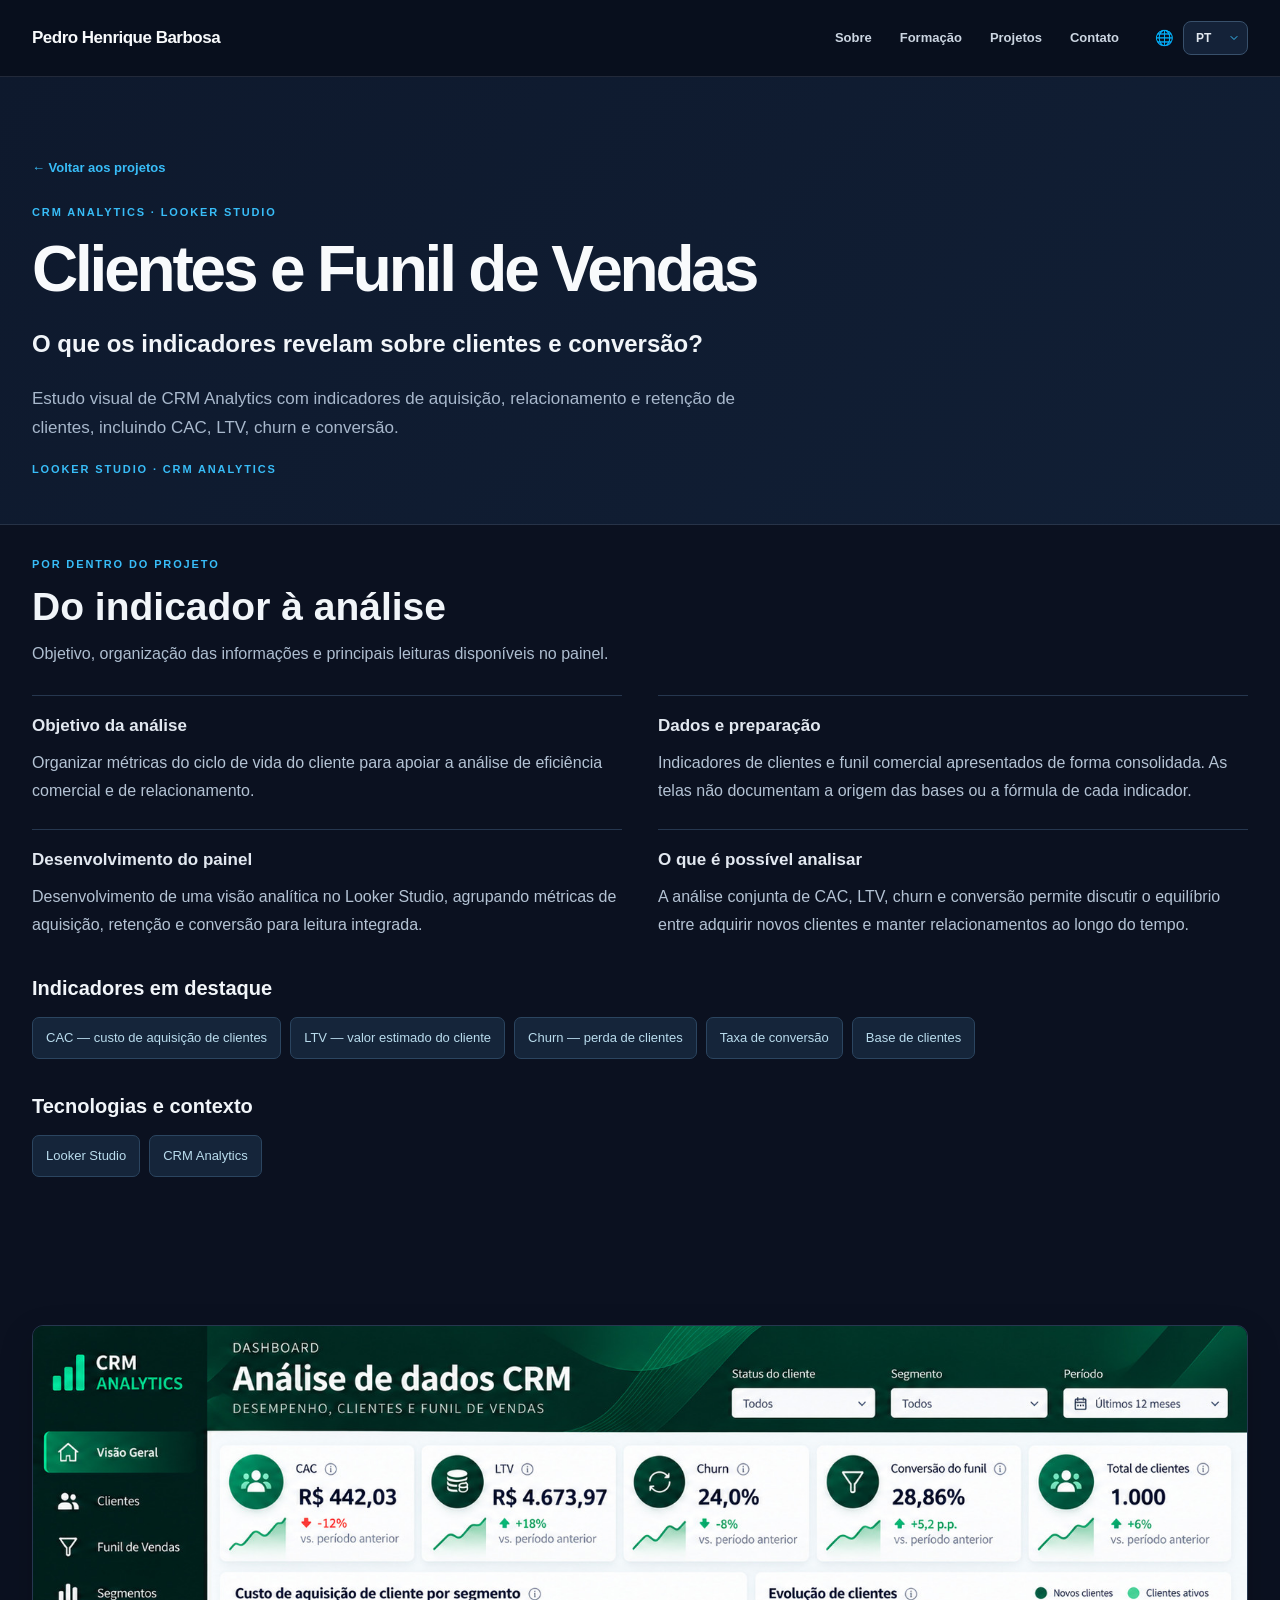
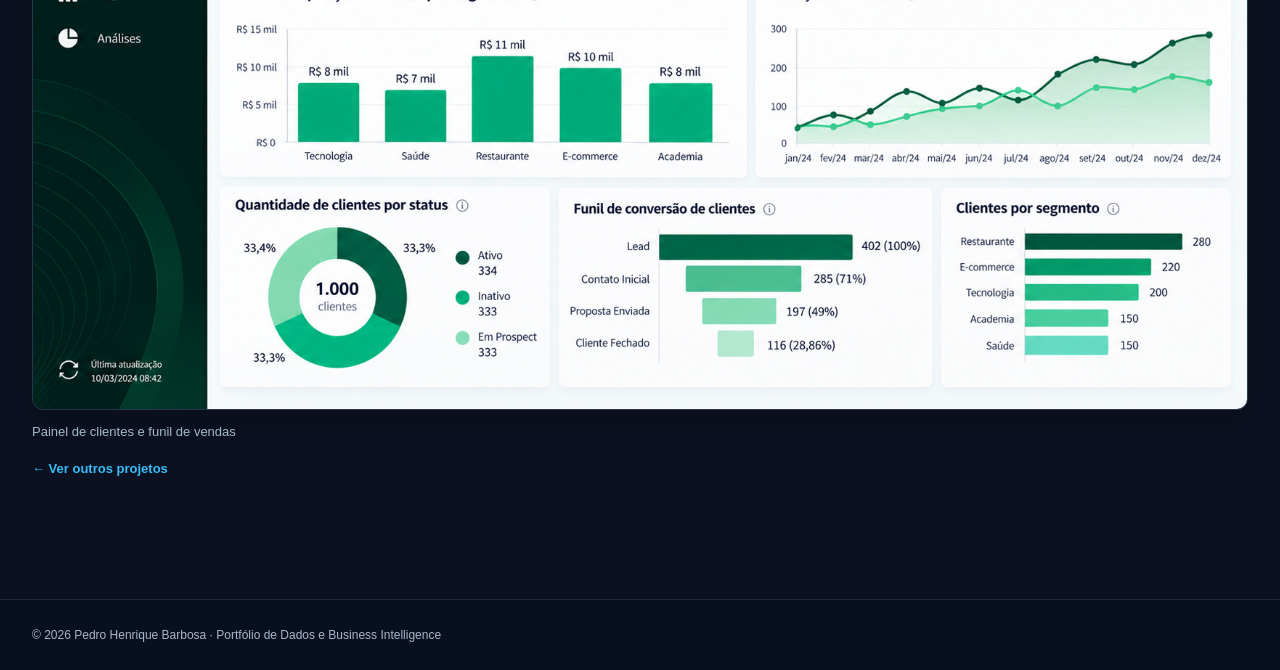
<file: projetos/crm.html>
<!DOCTYPE html>
<html lang="pt-BR">

<head>
  <meta charset="utf-8">
  <meta name="viewport" content="width=device-width, initial-scale=1">

  <meta
    name="description"
    content="Clientes e Funil de Vendas | Estudo de CRM Analytics com Looker Studio, CAC, LTV, churn e conversão."
  >

  <title>Clientes e Funil de Vendas | Pedro Henrique Barbosa</title>

  <link href="../assets/style.css" rel="stylesheet">
</head>

<body>

  <!-- NAVEGAÇÃO -->
  <header class="navwrap">
    <div class="container nav">

      <a class="brand" href="../index.html">
        Pedro Henrique Barbosa
      </a>

      <nav class="navlinks" aria-label="Navegação principal">
        <a href="../index.html#sobre" data-i18n="navAbout">Sobre</a>
        <a href="../index.html#formacao" data-i18n="navEducation">Formação</a>
        <a href="../index.html#projetos" data-i18n="navProjects">Projetos</a>
        <a href="../index.html#contato" data-i18n="navContact">Contato</a>
      </nav>

      <div class="language-switcher">
        <label for="language-select" aria-label="Selecionar idioma">🌐</label>
        <select id="language-select" aria-label="Selecionar idioma">
          <option value="pt">PT</option>
          <option value="en">EN</option>
          <option value="es">ES</option>
        </select>
      </div>

    </div>
  </header>

  <main>

    <!-- APRESENTAÇÃO -->
    <section class="detail-head">
      <div class="container">

        <a
          class="back"
          href="../index.html#projetos"
          data-i18n="back"
        >
          ← Voltar aos projetos
        </a>

        <div class="eyebrow">
          CRM ANALYTICS · LOOKER STUDIO
        </div>

        <h1 data-i18n="projectTitle">
          Clientes e Funil de Vendas
        </h1>

        <h2 data-i18n="subtitle">
          O que os indicadores revelam sobre clientes e conversão?
        </h2>

        <p data-i18n="intro">
          Estudo visual de CRM Analytics com indicadores de aquisição,
          relacionamento e retenção de clientes, incluindo CAC, LTV,
          churn e conversão.
        </p>

        <div class="eyebrow">
          Looker Studio · CRM Analytics
        </div>

      </div>
    </section>

    <!-- ANÁLISE DO PROJETO -->
    <section class="section project-analysis">
      <div class="container">

        <div class="eyebrow" data-i18n="analysisEyebrow">
          POR DENTRO DO PROJETO
        </div>

        <h2 class="analysis-title" data-i18n="analysisTitle">
          Do indicador à análise
        </h2>

        <p class="analysis-intro" data-i18n="analysisIntro">
          Objetivo, organização das informações e principais leituras
          disponíveis no painel.
        </p>

        <div class="analysis-grid">

          <article class="analysis-item">
            <h3 data-i18n="objectiveTitle">
              Objetivo da análise
            </h3>

            <p data-i18n="objectiveText">
              Organizar métricas do ciclo de vida do cliente para apoiar
              a análise de eficiência comercial e de relacionamento.
            </p>
          </article>

          <article class="analysis-item">
            <h3 data-i18n="dataTitle">
              Dados e preparação
            </h3>

            <p data-i18n="dataText">
              Indicadores de clientes e funil comercial apresentados
              de forma consolidada. As telas não documentam a origem
              das bases ou a fórmula de cada indicador.
            </p>
          </article>

          <article class="analysis-item">
            <h3 data-i18n="dashboardTitle">
              Desenvolvimento do painel
            </h3>

            <p data-i18n="dashboardText">
              Desenvolvimento de uma visão analítica no Looker Studio,
              agrupando métricas de aquisição, retenção e conversão
              para leitura integrada.
            </p>
          </article>

          <article class="analysis-item">
            <h3 data-i18n="insightsTitle">
              O que é possível analisar
            </h3>

            <p data-i18n="insightsText">
              A análise conjunta de CAC, LTV, churn e conversão permite
              discutir o equilíbrio entre adquirir novos clientes e
              manter relacionamentos ao longo do tempo.
            </p>
          </article>

        </div>

        <!-- INDICADORES -->
        <h3 class="analysis-subtitle" data-i18n="metricsTitle">
          Indicadores em destaque
        </h3>

        <ul class="metric-list">
          <li data-i18n="metric1">CAC — custo de aquisição de clientes</li>
          <li data-i18n="metric2">LTV — valor estimado do cliente</li>
          <li data-i18n="metric3">Churn — perda de clientes</li>
          <li data-i18n="metric4">Taxa de conversão</li>
          <li data-i18n="metric5">Base de clientes</li>
        </ul>

        <!-- TECNOLOGIAS -->
        <h3 class="analysis-subtitle" data-i18n="techTitle">
          Tecnologias e contexto
        </h3>

        <div class="tech-tags">
          <span>Looker Studio</span>
          <span>CRM Analytics</span>
        </div>

      </div>
    </section>

    <!-- GALERIA -->
    <section class="section">
      <div class="container">

        <div class="gallery">

          <figure class="shot">
            <img
              src="../assets/crm.jpg"
              alt="Tela do projeto Clientes e Funil de Vendas"
              data-alt-key="imageAlt"
              loading="lazy"
            >

            <figcaption data-i18n="imageCaption">
              Painel de clientes e funil de vendas
            </figcaption>
          </figure>

        </div>

        <a
          class="back"
          href="../index.html#projetos"
          data-i18n="otherProjects"
        >
          ← Ver outros projetos
        </a>

      </div>
    </section>

  </main>

  <!-- RODAPÉ -->
  <footer class="footer">
    <div class="container">
      © 2026 Pedro Henrique Barbosa ·
      <span data-i18n="footer">
        Portfólio de Dados e Business Intelligence
      </span>
    </div>
  </footer>

  <!-- SISTEMA DE TRADUÇÃO -->
  <script>
    (() => {
      "use strict";

      const STORAGE_KEY = "portfolio-language";

      const translations = {

        // PORTUGUÊS
        pt: {
          navAbout: "Sobre",
          navEducation: "Formação",
          navProjects: "Projetos",
          navContact: "Contato",

          back: "← Voltar aos projetos",

          projectTitle: "Clientes e Funil de Vendas",

          subtitle: "O que os indicadores revelam sobre clientes e conversão?",

          intro: "Estudo visual de CRM Analytics com indicadores de aquisição, relacionamento e retenção de clientes, incluindo CAC, LTV, churn e conversão.",

          analysisEyebrow: "POR DENTRO DO PROJETO",
          analysisTitle: "Do indicador à análise",

          analysisIntro: "Objetivo, organização das informações e principais leituras disponíveis no painel.",

          objectiveTitle: "Objetivo da análise",

          objectiveText: "Organizar métricas do ciclo de vida do cliente para apoiar a análise de eficiência comercial e de relacionamento.",

          dataTitle: "Dados e preparação",

          dataText: "Indicadores de clientes e funil comercial apresentados de forma consolidada. As telas não documentam a origem das bases ou a fórmula de cada indicador.",

          dashboardTitle: "Desenvolvimento do painel",

          dashboardText: "Desenvolvimento de uma visão analítica no Looker Studio, agrupando métricas de aquisição, retenção e conversão para leitura integrada.",

          insightsTitle: "O que é possível analisar",

          insightsText: "A análise conjunta de CAC, LTV, churn e conversão permite discutir o equilíbrio entre adquirir novos clientes e manter relacionamentos ao longo do tempo.",

          metricsTitle: "Indicadores em destaque",

          metric1: "CAC — custo de aquisição de clientes",
          metric2: "LTV — valor estimado do cliente",
          metric3: "Churn — perda de clientes",
          metric4: "Taxa de conversão",
          metric5: "Base de clientes",

          techTitle: "Tecnologias e contexto",

          imageCaption: "Painel de clientes e funil de vendas",
          imageAlt: "Tela do projeto Clientes e Funil de Vendas",

          otherProjects: "← Ver outros projetos",

          footer: "Portfólio de Dados e Business Intelligence",

          meta: "Clientes e Funil de Vendas | Estudo de CRM Analytics com Looker Studio, CAC, LTV, churn e conversão."
        },

        // INGLÊS
        en: {
          navAbout: "About",
          navEducation: "Education",
          navProjects: "Projects",
          navContact: "Contact",

          back: "← Back to projects",

          projectTitle: "Customer Analytics & Sales Funnel",

          subtitle: "What do the metrics reveal about customers and conversion?",

          intro: "A CRM Analytics project featuring customer acquisition, relationship, and retention metrics, including CAC, LTV, churn, and conversion.",

          analysisEyebrow: "BEHIND THE PROJECT",
          analysisTitle: "From indicators to insights",

          analysisIntro: "Project objectives, data organization, and the main analytical perspectives available in the dashboard.",

          objectiveTitle: "Analysis objectives",

          objectiveText: "Organize customer lifecycle metrics to support the analysis of sales efficiency and customer relationship management.",

          dataTitle: "Data and preparation",

          dataText: "Customer and sales funnel indicators presented in a consolidated view. The available dashboard screenshots do not document the original data sources or the calculation formula for each metric.",

          dashboardTitle: "Dashboard development",

          dashboardText: "Development of an analytical view in Looker Studio, combining acquisition, retention, and conversion metrics for integrated analysis.",

          insightsTitle: "What can be analyzed",

          insightsText: "Analyzing CAC, LTV, churn, and conversion together helps assess the balance between acquiring new customers and maintaining long-term relationships.",

          metricsTitle: "Key indicators",

          metric1: "CAC — Customer Acquisition Cost",
          metric2: "LTV — Customer Lifetime Value",
          metric3: "Churn — Customer Attrition",
          metric4: "Conversion rate",
          metric5: "Customer base",

          techTitle: "Technologies and context",

          imageCaption: "Customer analytics and sales funnel dashboard",
          imageAlt: "Customer Analytics and Sales Funnel dashboard",

          otherProjects: "← View other projects",

          footer: "Data Analytics and Business Intelligence Portfolio",

          meta: "Customer Analytics & Sales Funnel | CRM Analytics project featuring CAC, LTV, churn, and conversion metrics in Looker Studio."
        },

        // ESPANHOL
        es: {
          navAbout: "Sobre mí",
          navEducation: "Formación",
          navProjects: "Proyectos",
          navContact: "Contacto",

          back: "← Volver a los proyectos",

          projectTitle: "Clientes y Embudo de Ventas",

          subtitle: "¿Qué revelan los indicadores sobre los clientes y la conversión?",

          intro: "Estudio de CRM Analytics con indicadores de adquisición, relación y retención de clientes, incluidos CAC, LTV, churn y conversión.",

          analysisEyebrow: "DETALLES DEL PROYECTO",
          analysisTitle: "De los indicadores al análisis",

          analysisIntro: "Objetivos, organización de la información y principales perspectivas analíticas disponibles en el dashboard.",

          objectiveTitle: "Objetivo del análisis",

          objectiveText: "Organizar métricas del ciclo de vida del cliente para apoyar el análisis de la eficiencia comercial y de la gestión de relaciones con clientes.",

          dataTitle: "Datos y preparación",

          dataText: "Indicadores de clientes y del embudo comercial presentados de forma consolidada. Las capturas del dashboard no documentan el origen de los datos ni la fórmula de cálculo de cada indicador.",

          dashboardTitle: "Desarrollo del dashboard",

          dashboardText: "Desarrollo de una vista analítica en Looker Studio que integra métricas de adquisición, retención y conversión para un análisis conjunto.",

          insightsTitle: "Qué se puede analizar",

          insightsText: "El análisis conjunto de CAC, LTV, churn y conversión permite evaluar el equilibrio entre adquirir nuevos clientes y mantener relaciones a largo plazo.",

          metricsTitle: "Indicadores destacados",

          metric1: "CAC — Costo de Adquisición de Clientes",
          metric2: "LTV — Valor de Vida del Cliente",
          metric3: "Churn — Pérdida de clientes",
          metric4: "Tasa de conversión",
          metric5: "Base de clientes",

          techTitle: "Tecnologías y contexto",

          imageCaption: "Dashboard de clientes y embudo de ventas",
          imageAlt: "Dashboard de Clientes y Embudo de Ventas",

          otherProjects: "← Ver otros proyectos",

          footer: "Portafolio de Análisis de Datos y Business Intelligence",

          meta: "Clientes y Embudo de Ventas | Proyecto de CRM Analytics con indicadores CAC, LTV, churn y conversión en Looker Studio."
        }
      };

      const selector = document.getElementById("language-select");

      function applyLanguage(language) {
        const lang = translations[language] ? language : "pt";
        const dictionary = translations[lang];

        document.documentElement.lang =
          lang === "pt" ? "pt-BR" : lang;

        document.querySelectorAll("[data-i18n]").forEach(element => {
          const key = element.dataset.i18n;

          if (Object.prototype.hasOwnProperty.call(dictionary, key)) {
            element.textContent = dictionary[key];
          }
        });

        document.querySelectorAll("[data-alt-key]").forEach(image => {
          const key = image.dataset.altKey;

          if (dictionary[key]) {
            image.alt = dictionary[key];
          }
        });

        const meta = document.querySelector('meta[name="description"]');

        if (meta) {
          meta.setAttribute("content", dictionary.meta);
        }

        document.title =
          dictionary.projectTitle + " | Pedro Henrique Barbosa";

        selector.value = lang;

        try {
          localStorage.setItem(STORAGE_KEY, lang);
        } catch (error) {
          // A tradução continua funcionando sem armazenamento.
        }
      }

      selector.addEventListener("change", event => {
        applyLanguage(event.target.value);
      });

      let savedLanguage = "pt";

      try {
        savedLanguage = localStorage.getItem(STORAGE_KEY) || "pt";
      } catch (error) {
        savedLanguage = "pt";
      }

      applyLanguage(savedLanguage);
    })();
  </script>

</body>
</html>
</file>
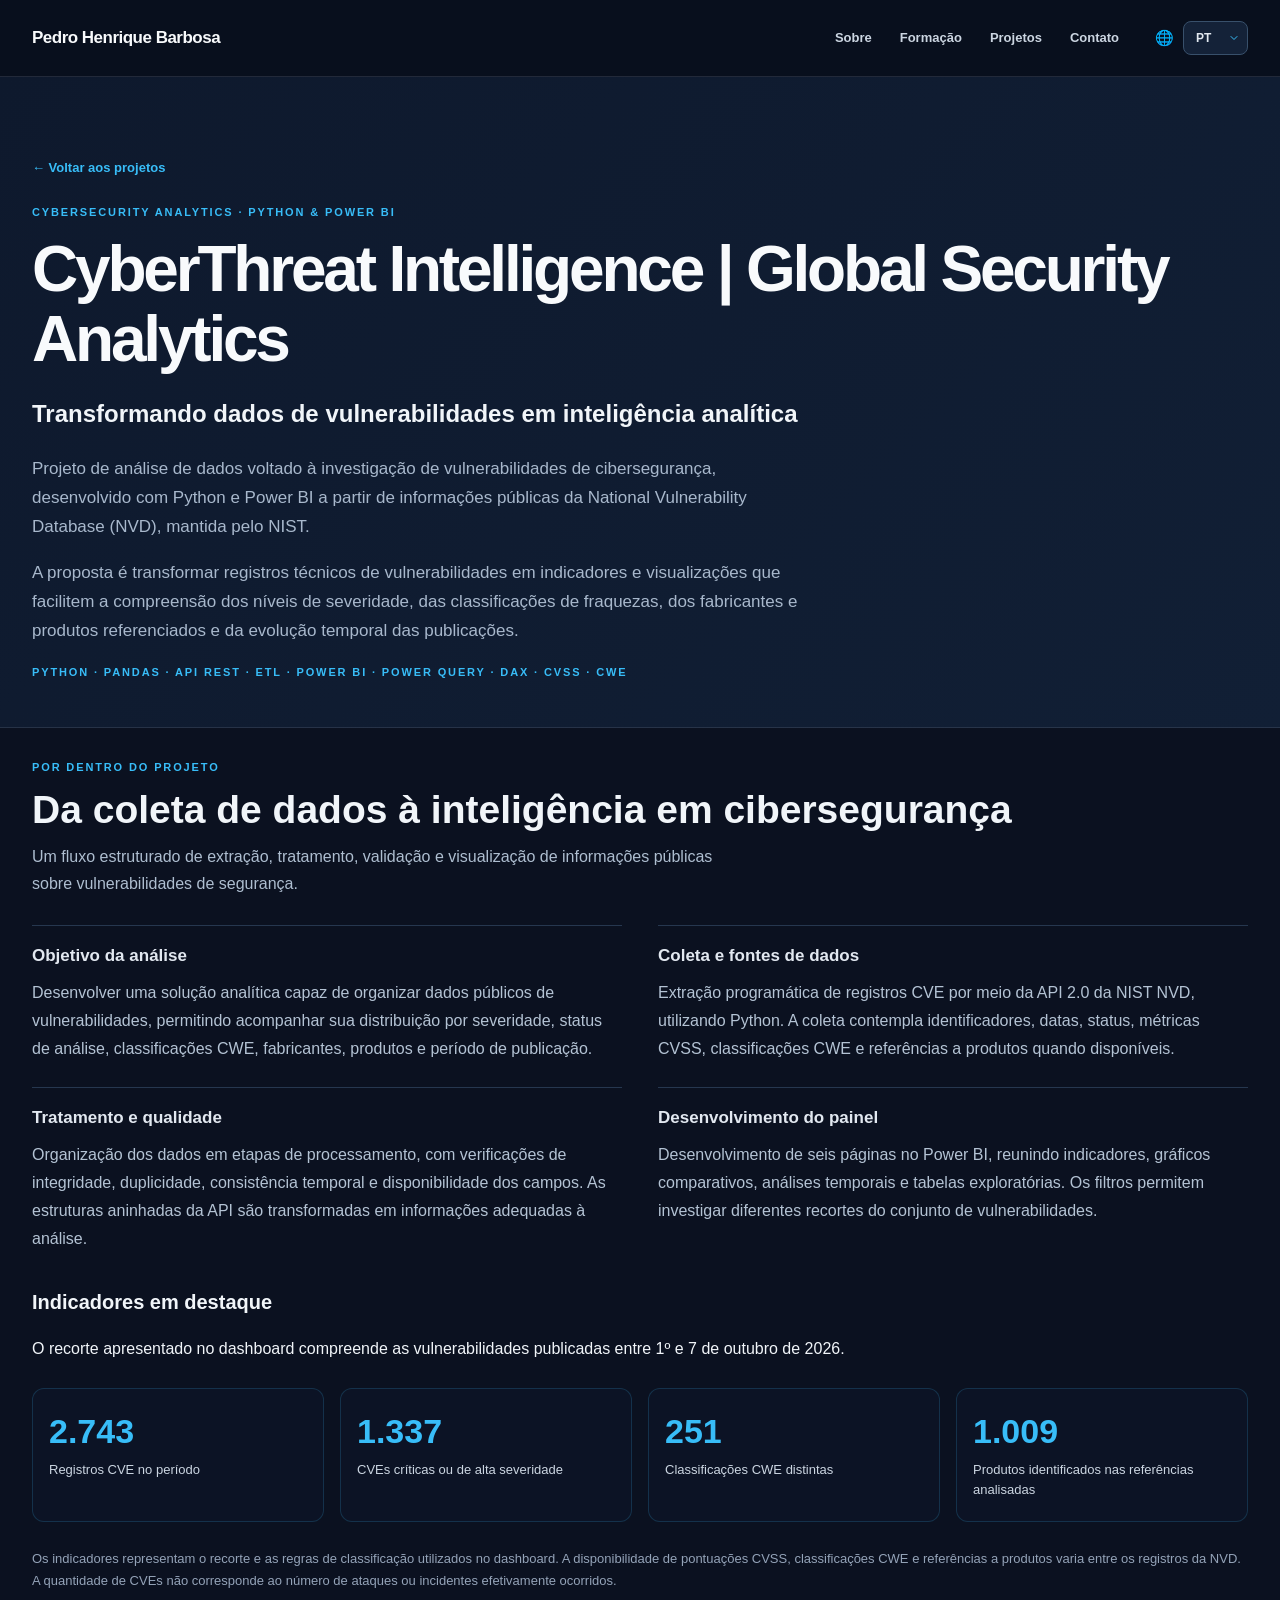
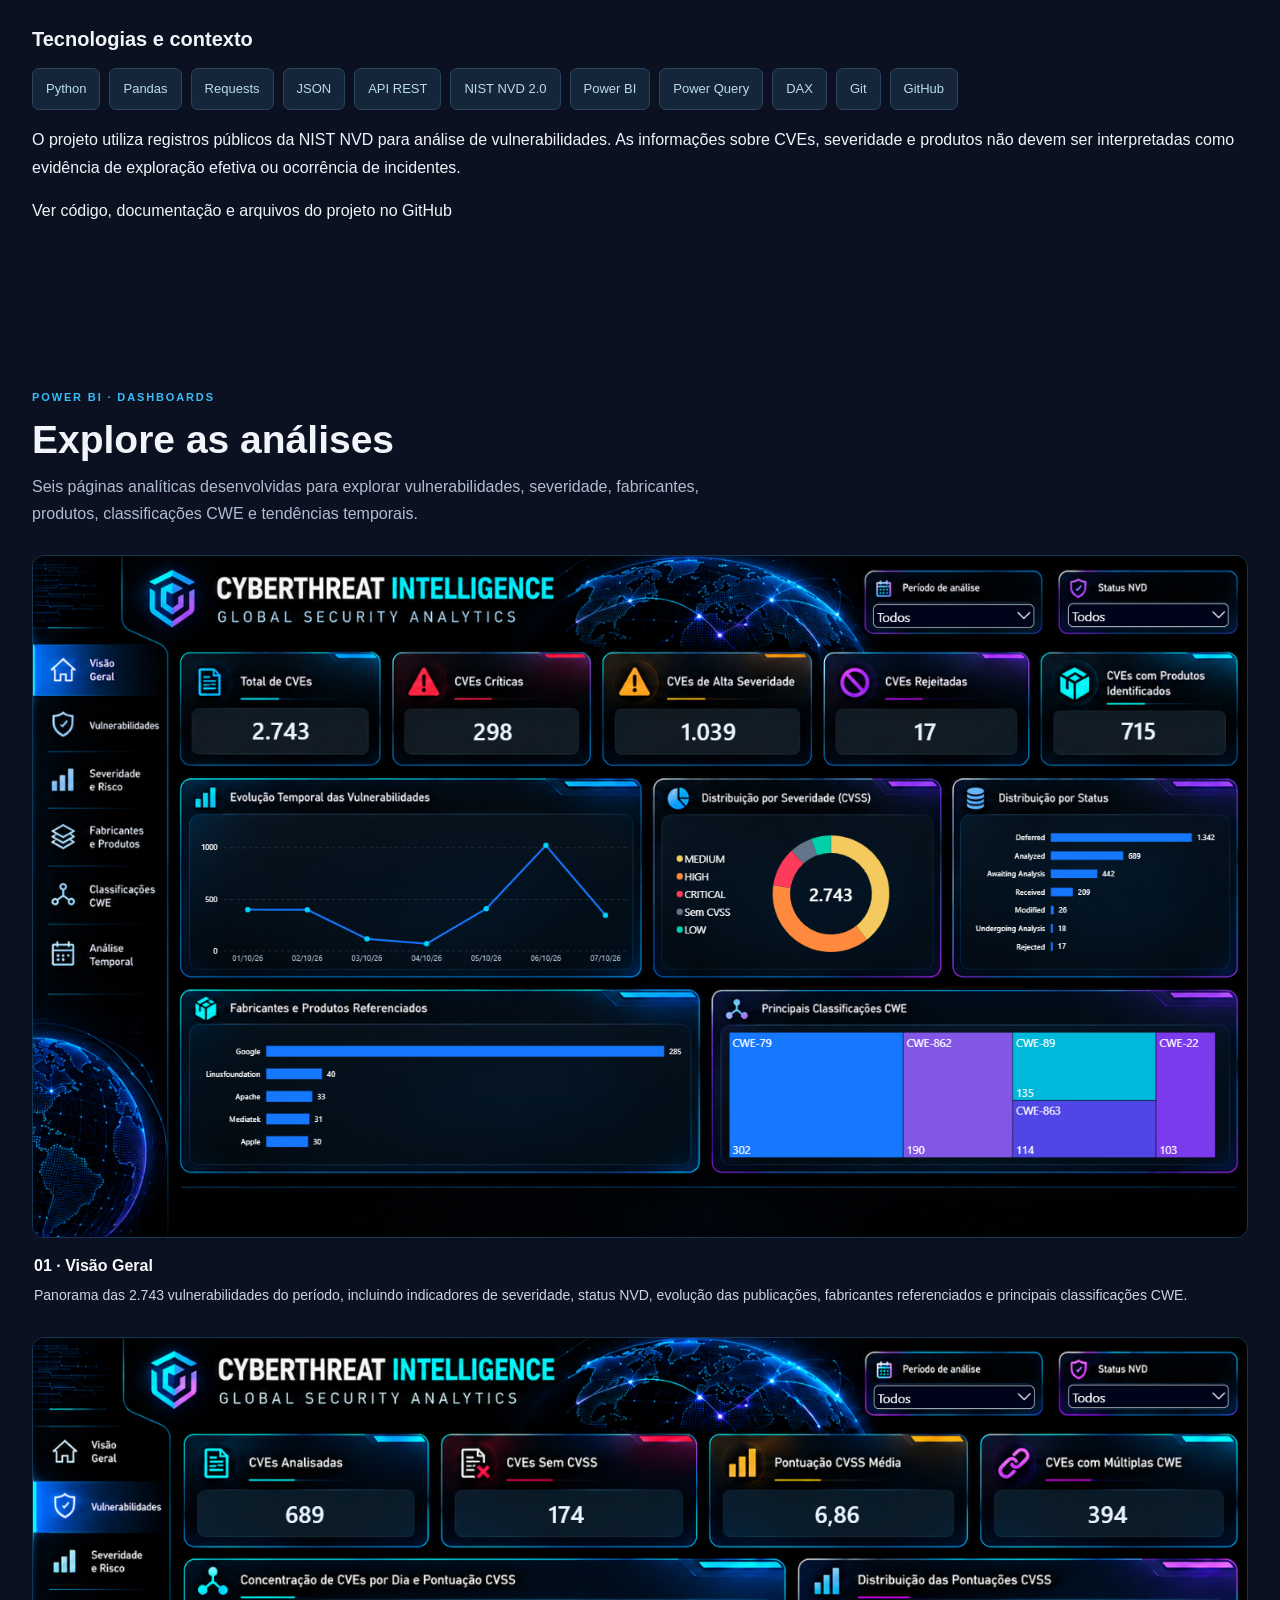
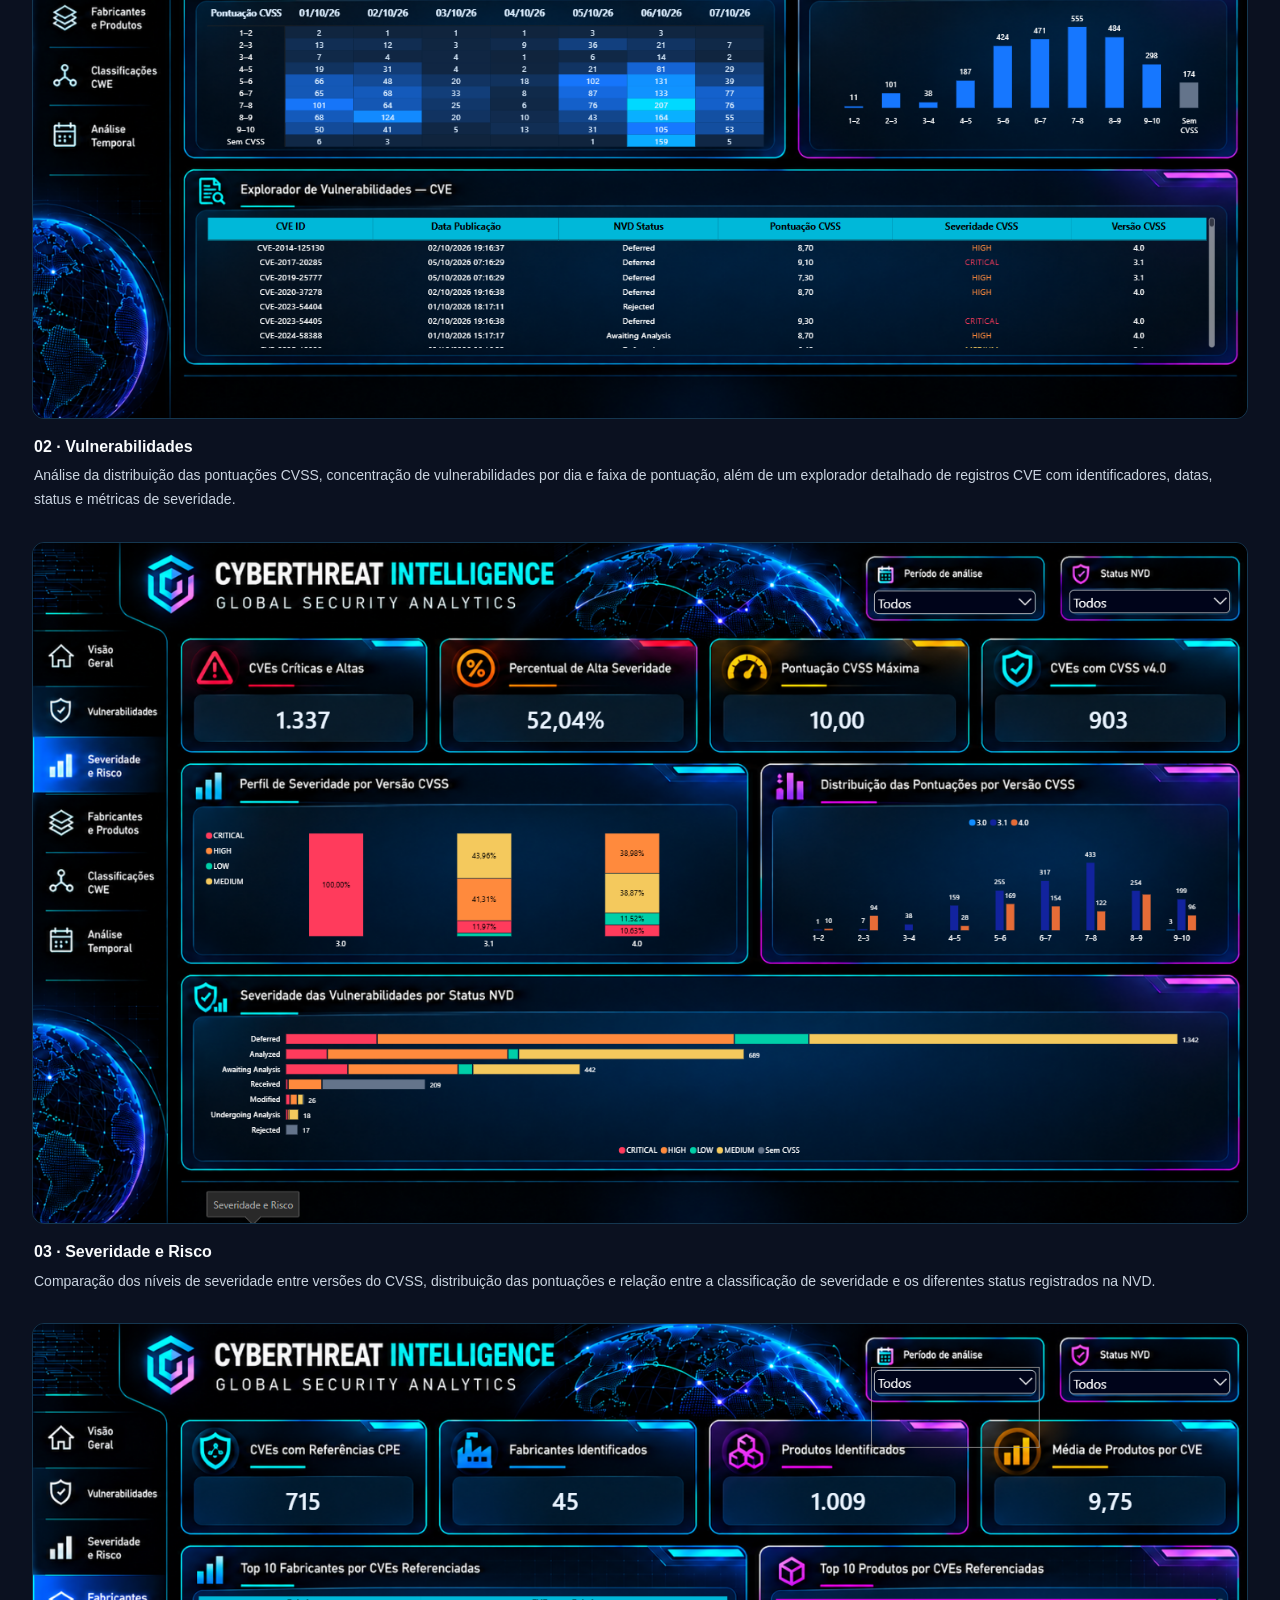
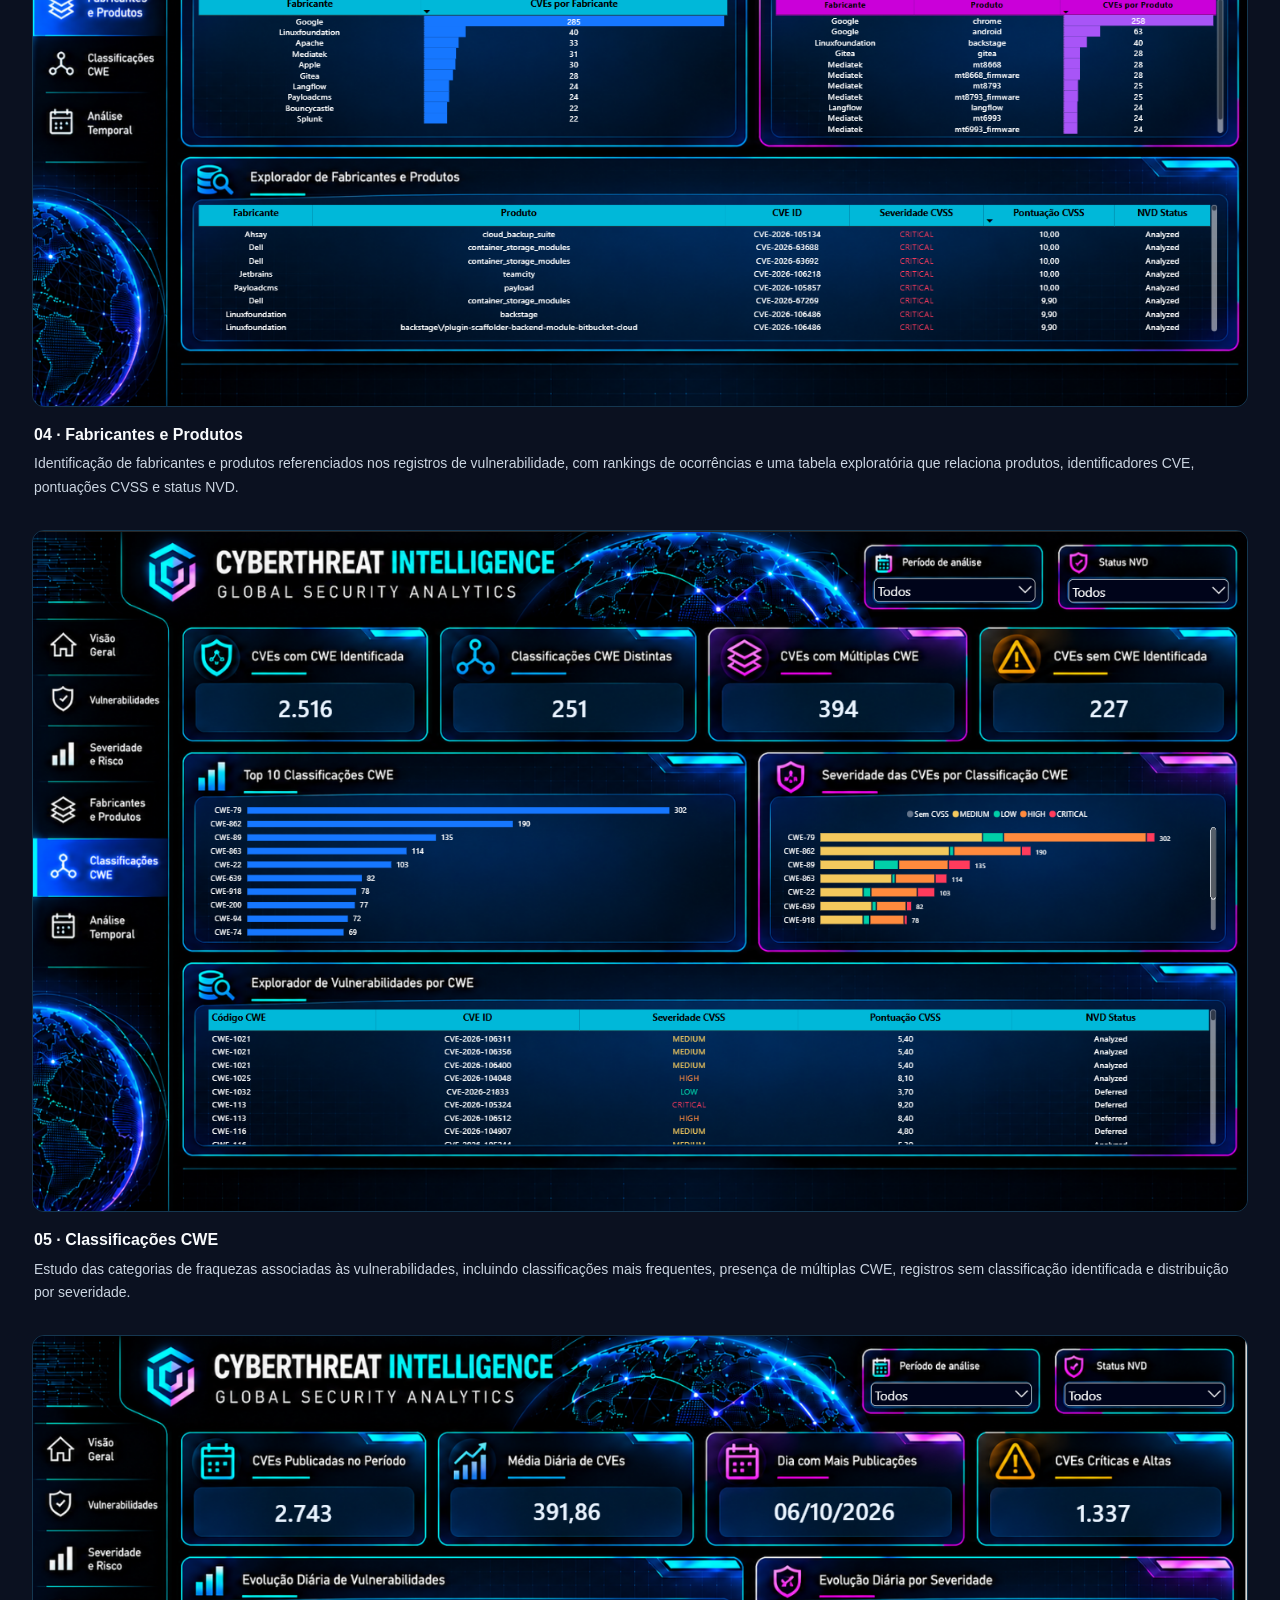
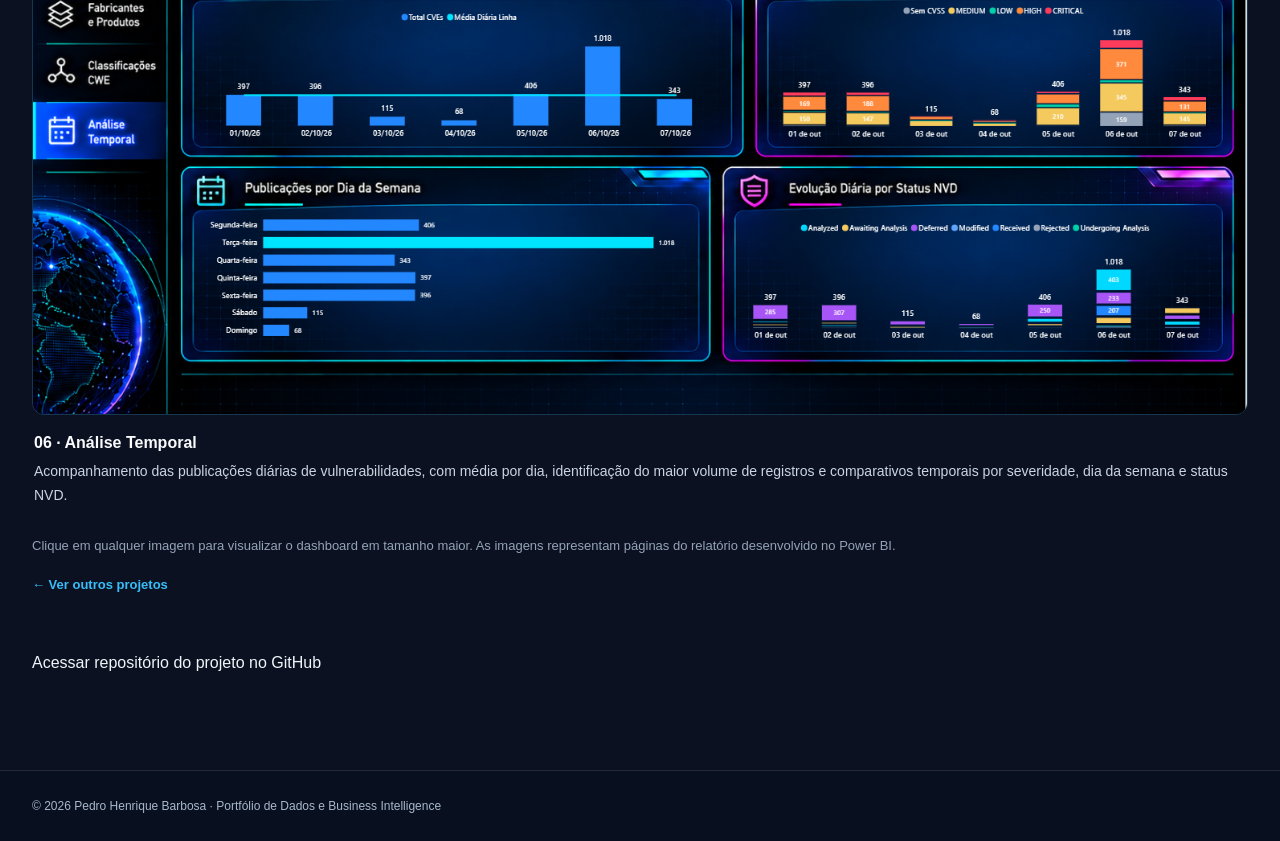
<file: projetos/cyberthreat.html>
<!DOCTYPE html>
<html lang="pt-BR">
<head>
  <meta charset="utf-8">
  <meta name="viewport" content="width=device-width, initial-scale=1">
  <meta name="theme-color" content="#0B1120">
  <meta name="description" content="CyberThreat Intelligence | Global Security Analytics. Análise de vulnerabilidades com Python, NIST NVD, CVSS, CWE e Power BI.">

  <title>CyberThreat Intelligence | Pedro Henrique Barbosa</title>

  <link href="../assets/style.css" rel="stylesheet">

  <style>
    /* ESTILOS EXCLUSIVOS DO CYBERTHREAT */

    .cyber-highlights {
      display: grid;
      grid-template-columns: repeat(4, minmax(0, 1fr));
      gap: 16px;
      margin: 26px 0;
    }

    .cyber-highlight {
      padding: 22px 16px;
      border: 1px solid rgba(56, 189, 248, .18);
      border-radius: 12px;
      background: rgba(15, 23, 42, .5);
    }

    .cyber-highlight strong {
      display: block;
      color: #38bdf8;
      font-size: clamp(24px, 3vw, 34px);
      line-height: 1.2;
      margin-bottom: 8px;
    }

    .cyber-highlight span {
      display: block;
      color: #cbd5e1;
      font-size: 13px;
      line-height: 1.5;
    }

    .cyber-note {
      margin-top: 22px;
      color: #94a3b8;
      font-size: 13px;
      line-height: 1.7;
    }

    .cyber-gallery {
      display: grid;
      grid-template-columns: 1fr;
      gap: 30px;
      margin: 28px 0;
    }

    .cyber-gallery figure {
      margin: 0;
      min-width: 0;
    }

    .cyber-gallery a {
      display: block;
      text-decoration: none;
    }

    .cyber-gallery img {
      display: block;
      width: 100%;
      height: auto;
      border-radius: 12px;
      border: 1px solid rgba(56, 189, 248, .22);
    }

    .cyber-gallery a:hover img {
      border-color: #38bdf8;
    }

    .cyber-gallery figcaption {
      padding: 14px 2px 0;
      color: #cbd5e1;
      font-size: 14px;
      line-height: 1.7;
    }

    .cyber-gallery figcaption strong {
      display: block;
      margin-bottom: 4px;
      color: #f8fafc;
      font-size: 16px;
    }

    .cyber-actions {
      display: flex;
      flex-wrap: wrap;
      gap: 14px;
      margin-top: 28px;
    }

    @media (max-width: 760px) {
      .cyber-highlights {
        grid-template-columns: repeat(2, minmax(0, 1fr));
      }
    }

    @media (max-width: 480px) {
      .cyber-highlights {
        grid-template-columns: 1fr;
      }
    }
  </style>
</head>

<body>

  <!-- NAVEGAÇÃO -->
  <header class="navwrap">
    <div class="container nav">

      <a class="brand" href="../index.html">
        Pedro Henrique Barbosa
      </a>

      <nav class="navlinks" aria-label="Navegação principal">
        <a href="../index.html#sobre" data-i18n="navAbout">Sobre</a>
        <a href="../index.html#formacao" data-i18n="navEducation">Formação</a>
        <a href="../index.html#projetos" data-i18n="navProjects">Projetos</a>
        <a href="../index.html#contato" data-i18n="navContact">Contato</a>
      </nav>

      <div class="language-switcher">
        <label for="language-select" aria-label="Selecionar idioma">🌐</label>
        <select id="language-select" aria-label="Selecionar idioma">
          <option value="pt">PT</option>
          <option value="en">EN</option>
          <option value="es">ES</option>
        </select>
      </div>

    </div>
  </header>

  <main>

    <!-- APRESENTAÇÃO -->
    <section class="detail-head">
      <div class="container">

        <a class="back" href="../index.html#projetos" data-i18n="back">
          ← Voltar aos projetos
        </a>

        <div class="eyebrow">
          CYBERSECURITY ANALYTICS · PYTHON &amp; POWER BI
        </div>

        <h1>CyberThreat Intelligence | Global Security Analytics</h1>

        <h2 data-i18n="subtitle">
          Transformando dados de vulnerabilidades em inteligência analítica
        </h2>

        <p data-i18n="intro1">
          Projeto de análise de dados voltado à investigação de vulnerabilidades
          de cibersegurança, desenvolvido com Python e Power BI a partir de
          informações públicas da National Vulnerability Database (NVD),
          mantida pelo NIST.
        </p>

        <p data-i18n="intro2">
          A proposta é transformar registros técnicos de vulnerabilidades em
          indicadores e visualizações que facilitem a compreensão dos níveis
          de severidade, das classificações de fraquezas, dos fabricantes e
          produtos referenciados e da evolução temporal das publicações.
        </p>

        <div class="eyebrow">
          Python · Pandas · API REST · ETL · Power BI · Power Query · DAX · CVSS · CWE
        </div>

      </div>
    </section>

    <!-- ANÁLISE TÉCNICA -->
    <section class="section project-analysis">
      <div class="container">

        <div class="eyebrow" data-i18n="analysisEyebrow">
          POR DENTRO DO PROJETO
        </div>

        <h2 class="analysis-title" data-i18n="analysisTitle">
          Da coleta de dados à inteligência em cibersegurança
        </h2>

        <p class="analysis-intro" data-i18n="analysisIntro">
          Um fluxo estruturado de extração, tratamento, validação e visualização
          de informações públicas sobre vulnerabilidades de segurança.
        </p>

        <div class="analysis-grid">

          <article class="analysis-item">
            <h3 data-i18n="objectiveTitle">Objetivo da análise</h3>
            <p data-i18n="objectiveText">
              Desenvolver uma solução analítica capaz de organizar dados públicos
              de vulnerabilidades, permitindo acompanhar sua distribuição por
              severidade, status de análise, classificações CWE, fabricantes,
              produtos e período de publicação.
            </p>
          </article>

          <article class="analysis-item">
            <h3 data-i18n="collectionTitle">Coleta e fontes de dados</h3>
            <p data-i18n="collectionText">
              Extração programática de registros CVE por meio da API 2.0 da
              NIST NVD, utilizando Python. A coleta contempla identificadores,
              datas, status, métricas CVSS, classificações CWE e referências
              a produtos quando disponíveis.
            </p>
          </article>

          <article class="analysis-item">
            <h3 data-i18n="qualityTitle">Tratamento e qualidade</h3>
            <p data-i18n="qualityText">
              Organização dos dados em etapas de processamento, com verificações
              de integridade, duplicidade, consistência temporal e disponibilidade
              dos campos. As estruturas aninhadas da API são transformadas em
              informações adequadas à análise.
            </p>
          </article>

          <article class="analysis-item">
            <h3 data-i18n="dashboardTitle">Desenvolvimento do painel</h3>
            <p data-i18n="dashboardText">
              Desenvolvimento de seis páginas no Power BI, reunindo indicadores,
              gráficos comparativos, análises temporais e tabelas exploratórias.
              Os filtros permitem investigar diferentes recortes do conjunto
              de vulnerabilidades.
            </p>
          </article>

        </div>

        <!-- INDICADORES -->
        <h3 class="analysis-subtitle" data-i18n="metricsTitle">
          Indicadores em destaque
        </h3>

        <p data-i18n="metricsIntro">
          O recorte apresentado no dashboard compreende as vulnerabilidades
          publicadas entre 1º e 7 de outubro de 2026.
        </p>

        <div class="cyber-highlights">

          <div class="cyber-highlight">
            <strong>2.743</strong>
            <span data-i18n="metric1">Registros CVE no período</span>
          </div>

          <div class="cyber-highlight">
            <strong>1.337</strong>
            <span data-i18n="metric2">CVEs críticas ou de alta severidade</span>
          </div>

          <div class="cyber-highlight">
            <strong>251</strong>
            <span data-i18n="metric3">Classificações CWE distintas</span>
          </div>

          <div class="cyber-highlight">
            <strong>1.009</strong>
            <span data-i18n="metric4">
              Produtos identificados nas referências analisadas
            </span>
          </div>

        </div>

        <p class="cyber-note" data-i18n="metricsNote">
          Os indicadores representam o recorte e as regras de classificação
          utilizados no dashboard. A disponibilidade de pontuações CVSS,
          classificações CWE e referências a produtos varia entre os registros
          da NVD. A quantidade de CVEs não corresponde ao número de ataques
          ou incidentes efetivamente ocorridos.
        </p>

        <!-- TECNOLOGIAS -->
        <h3 class="analysis-subtitle" data-i18n="techTitle">
          Tecnologias e contexto
        </h3>

        <div class="tech-tags">
          <span>Python</span>
          <span>Pandas</span>
          <span>Requests</span>
          <span>JSON</span>
          <span>API REST</span>
          <span>NIST NVD 2.0</span>
          <span>Power BI</span>
          <span>Power Query</span>
          <span>DAX</span>
          <span>Git</span>
          <span>GitHub</span>
        </div>

        <p data-i18n="techNote">
          O projeto utiliza registros públicos da NIST NVD para análise de
          vulnerabilidades. As informações sobre CVEs, severidade e produtos
          não devem ser interpretadas como evidência de exploração efetiva
          ou ocorrência de incidentes.
        </p>

        <p>
          <a
            href="https://github.com/phfbr/cyberthreat-intelligence"
            target="_blank"
            rel="noopener noreferrer"
            data-i18n="githubText"
          >
            Ver código, documentação e arquivos do projeto no GitHub
          </a>
        </p>

      </div>
    </section>

    <!-- GALERIA -->
    <section class="section" id="dashboards">
      <div class="container">

        <div class="eyebrow">POWER BI · DASHBOARDS</div>

        <h2 class="analysis-title" data-i18n="galleryTitle">
          Explore as análises
        </h2>

        <p class="analysis-intro" data-i18n="galleryIntro">
          Seis páginas analíticas desenvolvidas para explorar vulnerabilidades,
          severidade, fabricantes, produtos, classificações CWE e tendências temporais.
        </p>

        <div class="cyber-gallery">

          <figure>
            <a href="../assets/cyberthreat-01.png" target="_blank" rel="noopener noreferrer">
              <img
                src="../assets/cyberthreat-01.png"
                alt="CyberThreat Intelligence — Visão Geral"
                data-alt-key="gallery1Title"
                loading="lazy"
              >
            </a>
            <figcaption>
              <strong data-i18n="gallery1Title">01 · Visão Geral</strong>
              <span data-i18n="gallery1Text">
                Panorama das 2.743 vulnerabilidades do período, incluindo
                indicadores de severidade, status NVD, evolução das publicações,
                fabricantes referenciados e principais classificações CWE.
              </span>
            </figcaption>
          </figure>

          <figure>
            <a href="../assets/cyberthreat-02.png" target="_blank" rel="noopener noreferrer">
              <img
                src="../assets/cyberthreat-02.png"
                alt="CyberThreat Intelligence — Vulnerabilidades"
                data-alt-key="gallery2Title"
                loading="lazy"
              >
            </a>
            <figcaption>
              <strong data-i18n="gallery2Title">02 · Vulnerabilidades</strong>
              <span data-i18n="gallery2Text">
                Análise da distribuição das pontuações CVSS, concentração de
                vulnerabilidades por dia e faixa de pontuação, além de um explorador
                detalhado de registros CVE com identificadores, datas, status
                e métricas de severidade.
              </span>
            </figcaption>
          </figure>

          <figure>
            <a href="../assets/cyberthreat-03.png" target="_blank" rel="noopener noreferrer">
              <img
                src="../assets/cyberthreat-03.png"
                alt="CyberThreat Intelligence — Severidade e Risco"
                data-alt-key="gallery3Title"
                loading="lazy"
              >
            </a>
            <figcaption>
              <strong data-i18n="gallery3Title">03 · Severidade e Risco</strong>
              <span data-i18n="gallery3Text">
                Comparação dos níveis de severidade entre versões do CVSS,
                distribuição das pontuações e relação entre a classificação
                de severidade e os diferentes status registrados na NVD.
              </span>
            </figcaption>
          </figure>

          <figure>
            <a href="../assets/cyberthreat-04.png" target="_blank" rel="noopener noreferrer">
              <img
                src="../assets/cyberthreat-04.png"
                alt="CyberThreat Intelligence — Fabricantes e Produtos"
                data-alt-key="gallery4Title"
                loading="lazy"
              >
            </a>
            <figcaption>
              <strong data-i18n="gallery4Title">04 · Fabricantes e Produtos</strong>
              <span data-i18n="gallery4Text">
                Identificação de fabricantes e produtos referenciados nos registros
                de vulnerabilidade, com rankings de ocorrências e uma tabela
                exploratória que relaciona produtos, identificadores CVE,
                pontuações CVSS e status NVD.
              </span>
            </figcaption>
          </figure>

          <figure>
            <a href="../assets/cyberthreat-05.png" target="_blank" rel="noopener noreferrer">
              <img
                src="../assets/cyberthreat-05.png"
                alt="CyberThreat Intelligence — Classificações CWE"
                data-alt-key="gallery5Title"
                loading="lazy"
              >
            </a>
            <figcaption>
              <strong data-i18n="gallery5Title">05 · Classificações CWE</strong>
              <span data-i18n="gallery5Text">
                Estudo das categorias de fraquezas associadas às vulnerabilidades,
                incluindo classificações mais frequentes, presença de múltiplas CWE,
                registros sem classificação identificada e distribuição por severidade.
              </span>
            </figcaption>
          </figure>

          <figure>
            <a href="../assets/cyberthreat-06.png" target="_blank" rel="noopener noreferrer">
              <img
                src="../assets/cyberthreat-06.png"
                alt="CyberThreat Intelligence — Análise Temporal"
                data-alt-key="gallery6Title"
                loading="lazy"
              >
            </a>
            <figcaption>
              <strong data-i18n="gallery6Title">06 · Análise Temporal</strong>
              <span data-i18n="gallery6Text">
                Acompanhamento das publicações diárias de vulnerabilidades,
                com média por dia, identificação do maior volume de registros
                e comparativos temporais por severidade, dia da semana e status NVD.
              </span>
            </figcaption>
          </figure>

        </div>

        <p class="cyber-note" data-i18n="galleryNote">
          Clique em qualquer imagem para visualizar o dashboard em tamanho maior.
          As imagens representam páginas do relatório desenvolvido no Power BI.
        </p>

        <a class="back" href="../index.html#projetos" data-i18n="otherProjects">
          ← Ver outros projetos
        </a>

        <div class="cyber-actions">
          <a
            href="https://github.com/phfbr/cyberthreat-intelligence"
            target="_blank"
            rel="noopener noreferrer"
            data-i18n="repository"
          >
            Acessar repositório do projeto no GitHub
          </a>
        </div>

      </div>
    </section>

  </main>

  <footer class="footer">
    <div class="container">
      © 2026 Pedro Henrique Barbosa ·
      <span data-i18n="footer">
        Portfólio de Dados e Business Intelligence
      </span>
    </div>
  </footer>

  <!-- TRADUÇÕES -->
  <script>
    (() => {
      "use strict";

      const STORAGE_KEY = "portfolio-language";

      const translations = {
        pt: {
          navAbout: "Sobre",
          navEducation: "Formação",
          navProjects: "Projetos",
          navContact: "Contato",
          back: "← Voltar aos projetos",
          subtitle: "Transformando dados de vulnerabilidades em inteligência analítica",
          intro1: "Projeto de análise de dados voltado à investigação de vulnerabilidades de cibersegurança, desenvolvido com Python e Power BI a partir de informações públicas da National Vulnerability Database (NVD), mantida pelo NIST.",
          intro2: "A proposta é transformar registros técnicos de vulnerabilidades em indicadores e visualizações que facilitem a compreensão dos níveis de severidade, das classificações de fraquezas, dos fabricantes e produtos referenciados e da evolução temporal das publicações.",
          analysisEyebrow: "POR DENTRO DO PROJETO",
          analysisTitle: "Da coleta de dados à inteligência em cibersegurança",
          analysisIntro: "Um fluxo estruturado de extração, tratamento, validação e visualização de informações públicas sobre vulnerabilidades de segurança.",
          objectiveTitle: "Objetivo da análise",
          objectiveText: "Desenvolver uma solução analítica capaz de organizar dados públicos de vulnerabilidades, permitindo acompanhar sua distribuição por severidade, status de análise, classificações CWE, fabricantes, produtos e período de publicação.",
          collectionTitle: "Coleta e fontes de dados",
          collectionText: "Extração programática de registros CVE por meio da API 2.0 da NIST NVD, utilizando Python. A coleta contempla identificadores, datas, status, métricas CVSS, classificações CWE e referências a produtos quando disponíveis.",
          qualityTitle: "Tratamento e qualidade",
          qualityText: "Organização dos dados em etapas de processamento, com verificações de integridade, duplicidade, consistência temporal e disponibilidade dos campos. As estruturas aninhadas da API são transformadas em informações adequadas à análise.",
          dashboardTitle: "Desenvolvimento do painel",
          dashboardText: "Desenvolvimento de seis páginas no Power BI, reunindo indicadores, gráficos comparativos, análises temporais e tabelas exploratórias. Os filtros permitem investigar diferentes recortes do conjunto de vulnerabilidades.",
          metricsTitle: "Indicadores em destaque",
          metricsIntro: "O recorte apresentado no dashboard compreende as vulnerabilidades publicadas entre 1º e 7 de outubro de 2026.",
          metric1: "Registros CVE no período",
          metric2: "CVEs críticas ou de alta severidade",
          metric3: "Classificações CWE distintas",
          metric4: "Produtos identificados nas referências analisadas",
          metricsNote: "Os indicadores representam o recorte e as regras de classificação utilizados no dashboard. A disponibilidade de pontuações CVSS, classificações CWE e referências a produtos varia entre os registros da NVD. A quantidade de CVEs não corresponde ao número de ataques ou incidentes efetivamente ocorridos.",
          techTitle: "Tecnologias e contexto",
          techNote: "O projeto utiliza registros públicos da NIST NVD para análise de vulnerabilidades. As informações sobre CVEs, severidade e produtos não devem ser interpretadas como evidência de exploração efetiva ou ocorrência de incidentes.",
          githubText: "Ver código, documentação e arquivos do projeto no GitHub",
          galleryTitle: "Explore as análises",
          galleryIntro: "Seis páginas analíticas desenvolvidas para explorar vulnerabilidades, severidade, fabricantes, produtos, classificações CWE e tendências temporais.",
          gallery1Title: "01 · Visão Geral",
          gallery1Text: "Panorama das 2.743 vulnerabilidades do período, incluindo indicadores de severidade, status NVD, evolução das publicações, fabricantes referenciados e principais classificações CWE.",
          gallery2Title: "02 · Vulnerabilidades",
          gallery2Text: "Análise da distribuição das pontuações CVSS, concentração de vulnerabilidades por dia e faixa de pontuação, além de um explorador detalhado de registros CVE com identificadores, datas, status e métricas de severidade.",
          gallery3Title: "03 · Severidade e Risco",
          gallery3Text: "Comparação dos níveis de severidade entre versões do CVSS, distribuição das pontuações e relação entre a classificação de severidade e os diferentes status registrados na NVD.",
          gallery4Title: "04 · Fabricantes e Produtos",
          gallery4Text: "Identificação de fabricantes e produtos referenciados nos registros de vulnerabilidade, com rankings de ocorrências e uma tabela exploratória que relaciona produtos, identificadores CVE, pontuações CVSS e status NVD.",
          gallery5Title: "05 · Classificações CWE",
          gallery5Text: "Estudo das categorias de fraquezas associadas às vulnerabilidades, incluindo classificações mais frequentes, presença de múltiplas CWE, registros sem classificação identificada e distribuição por severidade.",
          gallery6Title: "06 · Análise Temporal",
          gallery6Text: "Acompanhamento das publicações diárias de vulnerabilidades, com média por dia, identificação do maior volume de registros e comparativos temporais por severidade, dia da semana e status NVD.",
          galleryNote: "Clique em qualquer imagem para visualizar o dashboard em tamanho maior. As imagens representam páginas do relatório desenvolvido no Power BI.",
          otherProjects: "← Ver outros projetos",
          repository: "Acessar repositório do projeto no GitHub",
          footer: "Portfólio de Dados e Business Intelligence",
          meta: "CyberThreat Intelligence | Global Security Analytics. Análise de vulnerabilidades com Python, NIST NVD, CVSS, CWE e Power BI."
        },

        en: {
          navAbout: "About",
          navEducation: "Education",
          navProjects: "Projects",
          navContact: "Contact",
          back: "← Back to projects",
          subtitle: "Turning vulnerability data into actionable security intelligence",
          intro1: "A cybersecurity data analytics project developed with Python and Power BI, using public vulnerability information from the National Vulnerability Database (NVD), maintained by NIST.",
          intro2: "The project transforms technical vulnerability records into indicators and visualizations that make it easier to understand severity levels, weakness classifications, referenced vendors and products, and publication trends over time.",
          analysisEyebrow: "BEHIND THE PROJECT",
          analysisTitle: "From data collection to cybersecurity intelligence",
          analysisIntro: "A structured workflow for extracting, processing, validating, and visualizing publicly available security vulnerability data.",
          objectiveTitle: "Analysis objectives",
          objectiveText: "Develop an analytical solution to organize public vulnerability data and examine its distribution by severity, analysis status, CWE classification, vendor, product, and publication period.",
          collectionTitle: "Data collection and sources",
          collectionText: "Programmatic extraction of CVE records from the NIST NVD API 2.0 using Python. The collection includes identifiers, dates, statuses, CVSS metrics, CWE classifications, and product references when available.",
          qualityTitle: "Data processing and quality",
          qualityText: "Data processing organized into stages, including integrity checks, duplicate detection, temporal consistency checks, and field availability assessments. Nested API structures are transformed into analysis-ready information.",
          dashboardTitle: "Dashboard development",
          dashboardText: "Development of six Power BI pages featuring key indicators, comparative charts, time-series analyses, and exploratory tables. Interactive filters support the investigation of different subsets of vulnerability data.",
          metricsTitle: "Key indicators",
          metricsIntro: "The dashboard covers vulnerabilities published between October 1 and October 7, 2026.",
          metric1: "CVE records in the period",
          metric2: "Critical or high-severity CVEs",
          metric3: "Distinct CWE classifications",
          metric4: "Products identified in analyzed references",
          metricsNote: "These indicators reflect the dataset and classification rules used in the dashboard. The availability of CVSS scores, CWE classifications, and product references varies across NVD records. CVE counts do not represent the number of attacks or security incidents that actually occurred.",
          techTitle: "Technologies and context",
          techNote: "This project uses public NIST NVD records for vulnerability analysis. Information about CVEs, severity, and products should not be interpreted as evidence of actual exploitation or security incidents.",
          githubText: "View the project's code, documentation, and files on GitHub",
          galleryTitle: "Explore the analyses",
          galleryIntro: "Six analytical pages designed to explore vulnerabilities, severity, vendors, products, CWE classifications, and temporal trends.",
          gallery1Title: "01 · Overview",
          gallery1Text: "Overview of the 2,743 vulnerabilities in the selected period, including severity indicators, NVD statuses, publication trends, referenced vendors, and leading CWE classifications.",
          gallery2Title: "02 · Vulnerabilities",
          gallery2Text: "Analysis of CVSS score distributions and vulnerability concentrations by day and score range, along with a detailed CVE record explorer featuring identifiers, dates, statuses, and severity metrics.",
          gallery3Title: "03 · Severity and Risk",
          gallery3Text: "Comparison of severity levels across CVSS versions, score distributions, and the relationship between severity classifications and the different statuses recorded in the NVD.",
          gallery4Title: "04 · Vendors and Products",
          gallery4Text: "Identification of vendors and products referenced in vulnerability records, including occurrence rankings and an exploratory table connecting products, CVE identifiers, CVSS scores, and NVD statuses.",
          gallery5Title: "05 · CWE Classifications",
          gallery5Text: "Analysis of weakness categories associated with vulnerabilities, including the most frequent classifications, multiple CWE assignments, records without identified classifications, and severity distributions.",
          gallery6Title: "06 · Temporal Analysis",
          gallery6Text: "Tracking daily vulnerability publications, including daily averages, peak publication volume, and temporal comparisons by severity, day of the week, and NVD status.",
          galleryNote: "Click any image to view the dashboard at a larger size. These images show pages from the report developed in Power BI.",
          otherProjects: "← View other projects",
          repository: "Access the project's GitHub repository",
          footer: "Data Analytics and Business Intelligence Portfolio",
          meta: "CyberThreat Intelligence | Global Security Analytics. Vulnerability analysis using Python, NIST NVD, CVSS, CWE, and Power BI."
        },

        es: {
          navAbout: "Sobre mí",
          navEducation: "Formación",
          navProjects: "Proyectos",
          navContact: "Contacto",
          back: "← Volver a los proyectos",
          subtitle: "Transformando datos de vulnerabilidades en inteligencia de ciberseguridad",
          intro1: "Proyecto de análisis de datos de ciberseguridad desarrollado con Python y Power BI, utilizando información pública sobre vulnerabilidades de la National Vulnerability Database (NVD), mantenida por el NIST.",
          intro2: "El proyecto transforma registros técnicos de vulnerabilidades en indicadores y visualizaciones que facilitan la comprensión de los niveles de severidad, las clasificaciones de debilidades, los fabricantes y productos referenciados y las tendencias de publicación a lo largo del tiempo.",
          analysisEyebrow: "DETALLES DEL PROYECTO",
          analysisTitle: "De la recopilación de datos a la inteligencia en ciberseguridad",
          analysisIntro: "Un flujo estructurado de extracción, procesamiento, validación y visualización de información pública sobre vulnerabilidades de seguridad.",
          objectiveTitle: "Objetivo del análisis",
          objectiveText: "Desarrollar una solución analítica para organizar datos públicos de vulnerabilidades y analizar su distribución por severidad, estado de análisis, clasificación CWE, fabricante, producto y período de publicación.",
          collectionTitle: "Recopilación y fuentes de datos",
          collectionText: "Extracción programática de registros CVE mediante la API 2.0 de NIST NVD utilizando Python. La recopilación incluye identificadores, fechas, estados, métricas CVSS, clasificaciones CWE y referencias a productos cuando están disponibles.",
          qualityTitle: "Procesamiento y calidad",
          qualityText: "Procesamiento de datos organizado por etapas, con verificaciones de integridad, duplicados, consistencia temporal y disponibilidad de campos. Las estructuras anidadas de la API se transforman en información adecuada para el análisis.",
          dashboardTitle: "Desarrollo del dashboard",
          dashboardText: "Desarrollo de seis páginas en Power BI con indicadores, gráficos comparativos, análisis temporales y tablas exploratorias. Los filtros interactivos permiten investigar diferentes segmentos del conjunto de vulnerabilidades.",
          metricsTitle: "Indicadores destacados",
          metricsIntro: "El dashboard abarca las vulnerabilidades publicadas entre el 1 y el 7 de octubre de 2026.",
          metric1: "Registros CVE del período",
          metric2: "CVE de severidad crítica o alta",
          metric3: "Clasificaciones CWE distintas",
          metric4: "Productos identificados en las referencias analizadas",
          metricsNote: "Los indicadores reflejan el conjunto de datos y las reglas de clasificación utilizados en el dashboard. La disponibilidad de puntuaciones CVSS, clasificaciones CWE y referencias a productos varía entre los registros de la NVD. La cantidad de CVE no representa el número de ataques o incidentes de seguridad realmente ocurridos.",
          techTitle: "Tecnologías y contexto",
          techNote: "Este proyecto utiliza registros públicos de NIST NVD para analizar vulnerabilidades. La información sobre CVE, severidad y productos no debe interpretarse como evidencia de explotación efectiva o de incidentes de seguridad.",
          githubText: "Ver el código, la documentación y los archivos del proyecto en GitHub",
          galleryTitle: "Explora los análisis",
          galleryIntro: "Seis páginas analíticas diseñadas para explorar vulnerabilidades, severidad, fabricantes, productos, clasificaciones CWE y tendencias temporales.",
          gallery1Title: "01 · Visión general",
          gallery1Text: "Panorama de las 2.743 vulnerabilidades del período, incluidos indicadores de severidad, estados NVD, evolución de publicaciones, fabricantes referenciados y principales clasificaciones CWE.",
          gallery2Title: "02 · Vulnerabilidades",
          gallery2Text: "Análisis de la distribución de puntuaciones CVSS y de la concentración de vulnerabilidades por día y rango de puntuación, junto con un explorador detallado de registros CVE con identificadores, fechas, estados y métricas de severidad.",
          gallery3Title: "03 · Severidad y riesgo",
          gallery3Text: "Comparación de niveles de severidad entre versiones de CVSS, distribución de puntuaciones y relación entre las clasificaciones de severidad y los diferentes estados registrados en la NVD.",
          gallery4Title: "04 · Fabricantes y productos",
          gallery4Text: "Identificación de fabricantes y productos referenciados en los registros de vulnerabilidades, con clasificaciones por frecuencia y una tabla exploratoria que relaciona productos, identificadores CVE, puntuaciones CVSS y estados NVD.",
          gallery5Title: "05 · Clasificaciones CWE",
          gallery5Text: "Estudio de las categorías de debilidades asociadas a las vulnerabilidades, incluidas las clasificaciones más frecuentes, la presencia de múltiples CWE, los registros sin clasificación identificada y su distribución por severidad.",
          gallery6Title: "06 · Análisis temporal",
          gallery6Text: "Seguimiento de las publicaciones diarias de vulnerabilidades, con promedio diario, identificación del mayor volumen de registros y comparaciones temporales por severidad, día de la semana y estado NVD.",
          galleryNote: "Haz clic en cualquier imagen para ver el dashboard en un tamaño mayor. Las imágenes muestran páginas del informe desarrollado en Power BI.",
          otherProjects: "← Ver otros proyectos",
          repository: "Acceder al repositorio del proyecto en GitHub",
          footer: "Portafolio de Análisis de Datos y Business Intelligence",
          meta: "CyberThreat Intelligence | Global Security Analytics. Análisis de vulnerabilidades con Python, NIST NVD, CVSS, CWE y Power BI."
        }
      };

      const selector = document.getElementById("language-select");

      function applyLanguage(language) {
        const lang = translations[language] ? language : "pt";
        const dictionary = translations[lang];

        document.documentElement.lang = lang === "pt" ? "pt-BR" : lang;

        document.querySelectorAll("[data-i18n]").forEach(element => {
          const key = element.dataset.i18n;

          if (Object.prototype.hasOwnProperty.call(dictionary, key)) {
            element.textContent = dictionary[key];
          }
        });

        document.querySelectorAll("[data-alt-key]").forEach(image => {
          const key = image.dataset.altKey;

          if (dictionary[key]) {
            image.alt = "CyberThreat Intelligence — " + dictionary[key];
          }
        });

        const meta = document.querySelector('meta[name="description"]');

        if (meta) {
          meta.setAttribute("content", dictionary.meta);
        }

        selector.value = lang;

        try {
          localStorage.setItem(STORAGE_KEY, lang);
        } catch (error) {
          // A tradução permanece ativa mesmo sem armazenamento.
        }
      }

      selector.addEventListener("change", event => {
        applyLanguage(event.target.value);
      });

      let savedLanguage = "pt";

      try {
        savedLanguage = localStorage.getItem(STORAGE_KEY) || "pt";
      } catch (error) {
        savedLanguage = "pt";
      }

      applyLanguage(savedLanguage);
    })();
  </script>

</body>
</html>
</file>
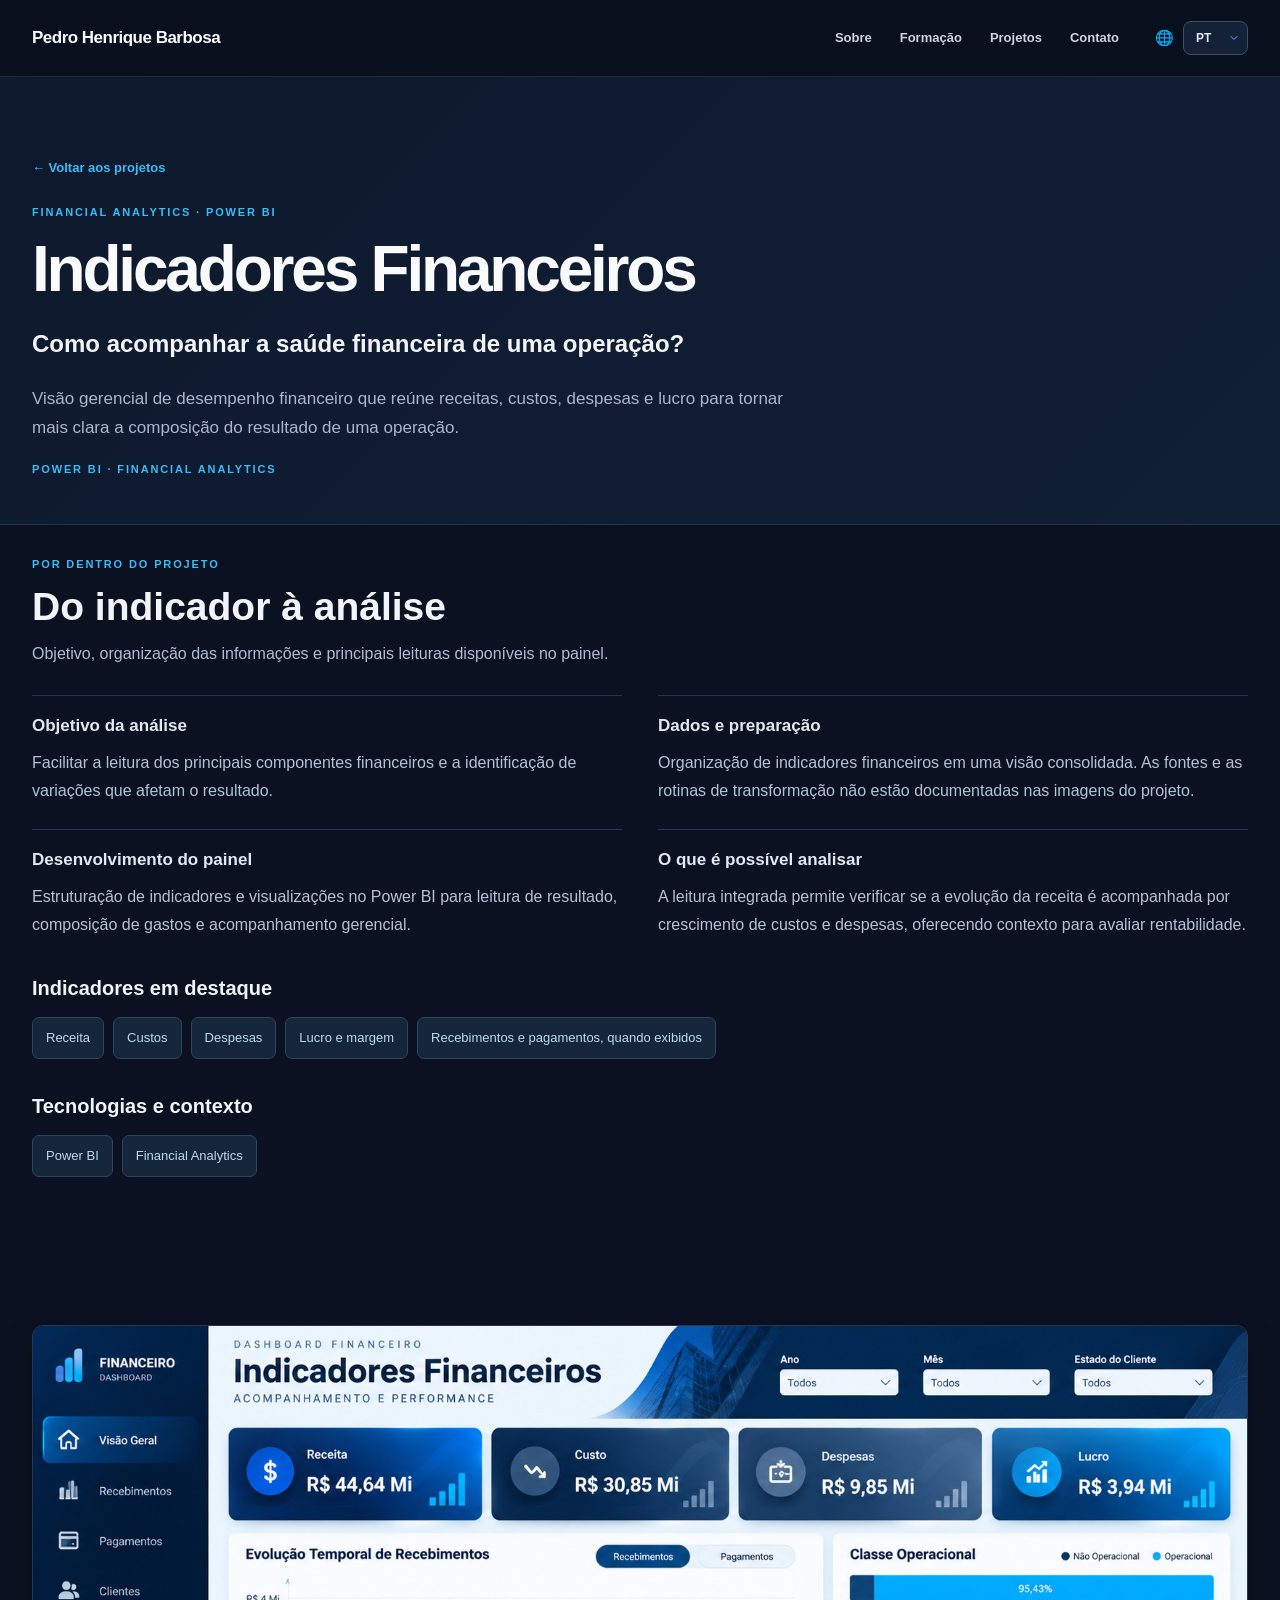
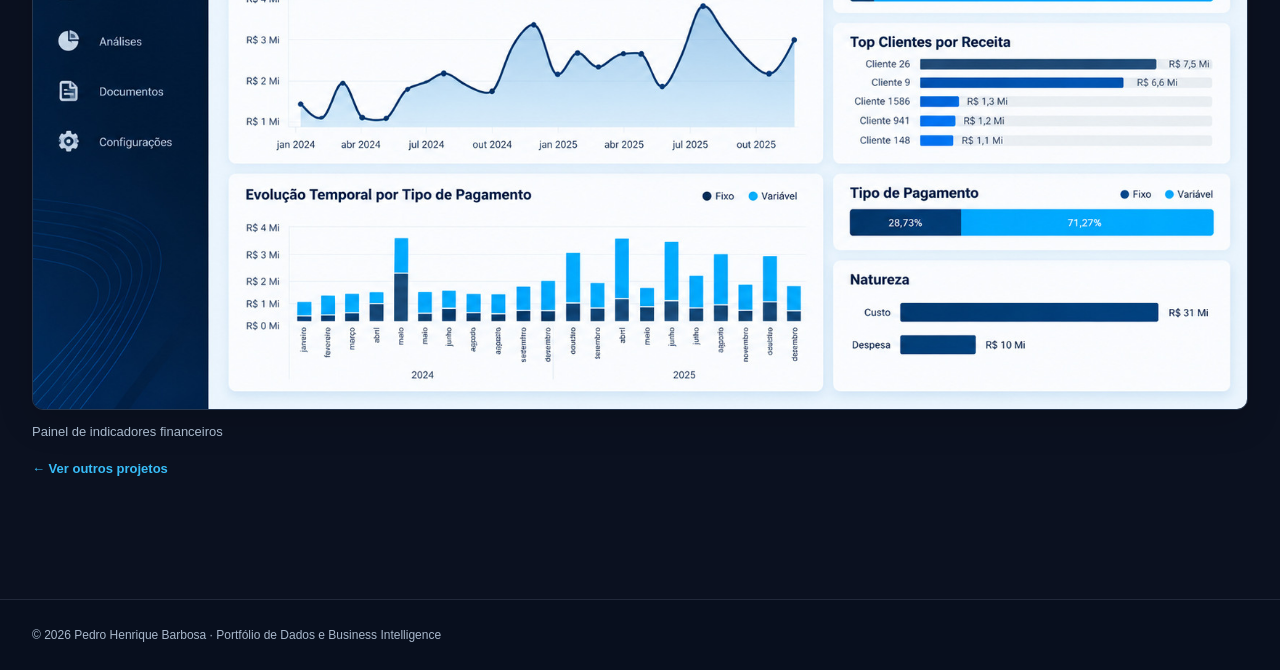
<file: projetos/financeiro.html>
<!DOCTYPE html>
<html lang="pt-BR">

<head>
  <meta charset="utf-8">
  <meta name="viewport" content="width=device-width, initial-scale=1">

  <meta
    name="description"
    content="Indicadores Financeiros | Dashboard de Financial Analytics desenvolvido com Power BI."
  >

  <title>Indicadores Financeiros | Pedro Henrique Barbosa</title>

  <link href="../assets/style.css" rel="stylesheet">
</head>

<body>

  <!-- NAVEGAÇÃO -->
  <header class="navwrap">
    <div class="container nav">

      <a class="brand" href="../index.html">
        Pedro Henrique Barbosa
      </a>

      <nav class="navlinks" aria-label="Navegação principal">
        <a href="../index.html#sobre" data-i18n="navAbout">Sobre</a>
        <a href="../index.html#formacao" data-i18n="navEducation">Formação</a>
        <a href="../index.html#projetos" data-i18n="navProjects">Projetos</a>
        <a href="../index.html#contato" data-i18n="navContact">Contato</a>
      </nav>

      <div class="language-switcher">
        <label for="language-select" aria-label="Selecionar idioma">🌐</label>
        <select id="language-select" aria-label="Selecionar idioma">
          <option value="pt">PT</option>
          <option value="en">EN</option>
          <option value="es">ES</option>
        </select>
      </div>

    </div>
  </header>

  <main>

    <!-- APRESENTAÇÃO -->
    <section class="detail-head">
      <div class="container">

        <a
          class="back"
          href="../index.html#projetos"
          data-i18n="back"
        >
          ← Voltar aos projetos
        </a>

        <div class="eyebrow">
          FINANCIAL ANALYTICS · POWER BI
        </div>

        <h1 data-i18n="projectTitle">
          Indicadores Financeiros
        </h1>

        <h2 data-i18n="subtitle">
          Como acompanhar a saúde financeira de uma operação?
        </h2>

        <p data-i18n="intro">
          Visão gerencial de desempenho financeiro que reúne receitas,
          custos, despesas e lucro para tornar mais clara a composição
          do resultado de uma operação.
        </p>

        <div class="eyebrow">
          Power BI · Financial Analytics
        </div>

      </div>
    </section>

    <!-- ANÁLISE DO PROJETO -->
    <section class="section project-analysis">
      <div class="container">

        <div class="eyebrow" data-i18n="analysisEyebrow">
          POR DENTRO DO PROJETO
        </div>

        <h2 class="analysis-title" data-i18n="analysisTitle">
          Do indicador à análise
        </h2>

        <p class="analysis-intro" data-i18n="analysisIntro">
          Objetivo, organização das informações e principais leituras
          disponíveis no painel.
        </p>

        <div class="analysis-grid">

          <article class="analysis-item">
            <h3 data-i18n="objectiveTitle">
              Objetivo da análise
            </h3>

            <p data-i18n="objectiveText">
              Facilitar a leitura dos principais componentes financeiros
              e a identificação de variações que afetam o resultado.
            </p>
          </article>

          <article class="analysis-item">
            <h3 data-i18n="dataTitle">
              Dados e preparação
            </h3>

            <p data-i18n="dataText">
              Organização de indicadores financeiros em uma visão
              consolidada. As fontes e as rotinas de transformação
              não estão documentadas nas imagens do projeto.
            </p>
          </article>

          <article class="analysis-item">
            <h3 data-i18n="dashboardTitle">
              Desenvolvimento do painel
            </h3>

            <p data-i18n="dashboardText">
              Estruturação de indicadores e visualizações no Power BI
              para leitura de resultado, composição de gastos e
              acompanhamento gerencial.
            </p>
          </article>

          <article class="analysis-item">
            <h3 data-i18n="insightsTitle">
              O que é possível analisar
            </h3>

            <p data-i18n="insightsText">
              A leitura integrada permite verificar se a evolução da
              receita é acompanhada por crescimento de custos e despesas,
              oferecendo contexto para avaliar rentabilidade.
            </p>
          </article>

        </div>

        <!-- INDICADORES -->
        <h3 class="analysis-subtitle" data-i18n="metricsTitle">
          Indicadores em destaque
        </h3>

        <ul class="metric-list">
          <li data-i18n="metric1">Receita</li>
          <li data-i18n="metric2">Custos</li>
          <li data-i18n="metric3">Despesas</li>
          <li data-i18n="metric4">Lucro e margem</li>
          <li data-i18n="metric5">
            Recebimentos e pagamentos, quando exibidos
          </li>
        </ul>

        <!-- TECNOLOGIAS -->
        <h3 class="analysis-subtitle" data-i18n="techTitle">
          Tecnologias e contexto
        </h3>

        <div class="tech-tags">
          <span>Power BI</span>
          <span>Financial Analytics</span>
        </div>

      </div>
    </section>

    <!-- GALERIA -->
    <section class="section">
      <div class="container">

        <div class="gallery">

          <figure class="shot">
            <img
              src="../assets/financeiro.jpg"
              alt="Tela do projeto Indicadores Financeiros"
              data-alt-key="imageAlt"
              loading="lazy"
            >

            <figcaption data-i18n="imageCaption">
              Painel de indicadores financeiros
            </figcaption>
          </figure>

        </div>

        <a
          class="back"
          href="../index.html#projetos"
          data-i18n="otherProjects"
        >
          ← Ver outros projetos
        </a>

      </div>
    </section>

  </main>

  <!-- RODAPÉ -->
  <footer class="footer">
    <div class="container">
      © 2026 Pedro Henrique Barbosa ·
      <span data-i18n="footer">
        Portfólio de Dados e Business Intelligence
      </span>
    </div>
  </footer>

  <!-- SISTEMA DE TRADUÇÃO -->
  <script>
    (() => {
      "use strict";

      const STORAGE_KEY = "portfolio-language";

      const translations = {

        // PORTUGUÊS
        pt: {
          navAbout: "Sobre",
          navEducation: "Formação",
          navProjects: "Projetos",
          navContact: "Contato",

          back: "← Voltar aos projetos",

          projectTitle: "Indicadores Financeiros",

          subtitle: "Como acompanhar a saúde financeira de uma operação?",

          intro: "Visão gerencial de desempenho financeiro que reúne receitas, custos, despesas e lucro para tornar mais clara a composição do resultado de uma operação.",

          analysisEyebrow: "POR DENTRO DO PROJETO",
          analysisTitle: "Do indicador à análise",

          analysisIntro: "Objetivo, organização das informações e principais leituras disponíveis no painel.",

          objectiveTitle: "Objetivo da análise",

          objectiveText: "Facilitar a leitura dos principais componentes financeiros e a identificação de variações que afetam o resultado.",

          dataTitle: "Dados e preparação",

          dataText: "Organização de indicadores financeiros em uma visão consolidada. As fontes e as rotinas de transformação não estão documentadas nas imagens do projeto.",

          dashboardTitle: "Desenvolvimento do painel",

          dashboardText: "Estruturação de indicadores e visualizações no Power BI para leitura de resultado, composição de gastos e acompanhamento gerencial.",

          insightsTitle: "O que é possível analisar",

          insightsText: "A leitura integrada permite verificar se a evolução da receita é acompanhada por crescimento de custos e despesas, oferecendo contexto para avaliar rentabilidade.",

          metricsTitle: "Indicadores em destaque",

          metric1: "Receita",
          metric2: "Custos",
          metric3: "Despesas",
          metric4: "Lucro e margem",
          metric5: "Recebimentos e pagamentos, quando exibidos",

          techTitle: "Tecnologias e contexto",

          imageCaption: "Painel de indicadores financeiros",
          imageAlt: "Tela do projeto Indicadores Financeiros",

          otherProjects: "← Ver outros projetos",

          footer: "Portfólio de Dados e Business Intelligence",

          meta: "Indicadores Financeiros | Dashboard de Financial Analytics desenvolvido com Power BI."
        },

        // INGLÊS
        en: {
          navAbout: "About",
          navEducation: "Education",
          navProjects: "Projects",
          navContact: "Contact",

          back: "← Back to projects",

          projectTitle: "Financial Performance Indicators",

          subtitle: "How can we monitor the financial health of an operation?",

          intro: "A financial performance dashboard that brings together revenue, costs, expenses, and profit to provide a clearer understanding of an operation's financial results.",

          analysisEyebrow: "BEHIND THE PROJECT",
          analysisTitle: "From indicators to insights",

          analysisIntro: "Project objectives, data organization, and the main analytical perspectives available in the dashboard.",

          objectiveTitle: "Analysis objectives",

          objectiveText: "Make key financial components easier to understand and identify variations that affect overall financial performance.",

          dataTitle: "Data and preparation",

          dataText: "Financial indicators organized into a consolidated analytical view. The available project screenshots do not document the original data sources or transformation procedures.",

          dashboardTitle: "Dashboard development",

          dashboardText: "Development of financial indicators and visualizations in Power BI to support performance analysis, expense breakdowns, and management monitoring.",

          insightsTitle: "What can be analyzed",

          insightsText: "An integrated view helps assess whether revenue growth is accompanied by increases in costs and expenses, providing context for evaluating profitability.",

          metricsTitle: "Key indicators",

          metric1: "Revenue",
          metric2: "Costs",
          metric3: "Expenses",
          metric4: "Profit and margin",
          metric5: "Receipts and payments, when displayed",

          techTitle: "Technologies and context",

          imageCaption: "Financial performance dashboard",
          imageAlt: "Financial Performance Indicators dashboard",

          otherProjects: "← View other projects",

          footer: "Data Analytics and Business Intelligence Portfolio",

          meta: "Financial Performance Indicators | Financial Analytics dashboard developed with Power BI."
        },

        // ESPANHOL
        es: {
          navAbout: "Sobre mí",
          navEducation: "Formación",
          navProjects: "Proyectos",
          navContact: "Contacto",

          back: "← Volver a los proyectos",

          projectTitle: "Indicadores Financieros",

          subtitle: "¿Cómo monitorear la salud financiera de una operación?",

          intro: "Dashboard de desempeño financiero que reúne ingresos, costos, gastos y beneficios para facilitar la comprensión de los resultados financieros de una operación.",

          analysisEyebrow: "DETALLES DEL PROYECTO",
          analysisTitle: "De los indicadores al análisis",

          analysisIntro: "Objetivos, organización de la información y principales perspectivas analíticas disponibles en el dashboard.",

          objectiveTitle: "Objetivo del análisis",

          objectiveText: "Facilitar la comprensión de los principales componentes financieros e identificar variaciones que afectan los resultados.",

          dataTitle: "Datos y preparación",

          dataText: "Organización de indicadores financieros en una vista analítica consolidada. Las capturas del proyecto no documentan las fuentes originales de datos ni los procesos de transformación.",

          dashboardTitle: "Desarrollo del dashboard",

          dashboardText: "Desarrollo de indicadores y visualizaciones en Power BI para analizar resultados, composición de gastos y seguimiento gerencial.",

          insightsTitle: "Qué se puede analizar",

          insightsText: "Una visión integrada permite evaluar si el crecimiento de los ingresos viene acompañado de aumentos en costos y gastos, proporcionando contexto para analizar la rentabilidad.",

          metricsTitle: "Indicadores destacados",

          metric1: "Ingresos",
          metric2: "Costos",
          metric3: "Gastos",
          metric4: "Beneficio y margen",
          metric5: "Cobros y pagos, cuando se muestran",

          techTitle: "Tecnologías y contexto",

          imageCaption: "Dashboard de indicadores financieros",
          imageAlt: "Dashboard de Indicadores Financieros",

          otherProjects: "← Ver otros proyectos",

          footer: "Portafolio de Análisis de Datos y Business Intelligence",

          meta: "Indicadores Financieros | Dashboard de Financial Analytics desarrollado con Power BI."
        }
      };

      const selector = document.getElementById("language-select");

      function applyLanguage(language) {
        const lang = translations[language] ? language : "pt";
        const dictionary = translations[lang];

        document.documentElement.lang =
          lang === "pt" ? "pt-BR" : lang;

        document.querySelectorAll("[data-i18n]").forEach(element => {
          const key = element.dataset.i18n;

          if (Object.prototype.hasOwnProperty.call(dictionary, key)) {
            element.textContent = dictionary[key];
          }
        });

        document.querySelectorAll("[data-alt-key]").forEach(image => {
          const key = image.dataset.altKey;

          if (dictionary[key]) {
            image.alt = dictionary[key];
          }
        });

        const meta = document.querySelector('meta[name="description"]');

        if (meta) {
          meta.setAttribute("content", dictionary.meta);
        }

        document.title =
          dictionary.projectTitle + " | Pedro Henrique Barbosa";

        selector.value = lang;

        try {
          localStorage.setItem(STORAGE_KEY, lang);
        } catch (error) {
          // A tradução permanece funcional sem armazenamento.
        }
      }

      selector.addEventListener("change", event => {
        applyLanguage(event.target.value);
      });

      let savedLanguage = "pt";

      try {
        savedLanguage = localStorage.getItem(STORAGE_KEY) || "pt";
      } catch (error) {
        savedLanguage = "pt";
      }

      applyLanguage(savedLanguage);
    })();
  </script>

</body>
</html>
</file>
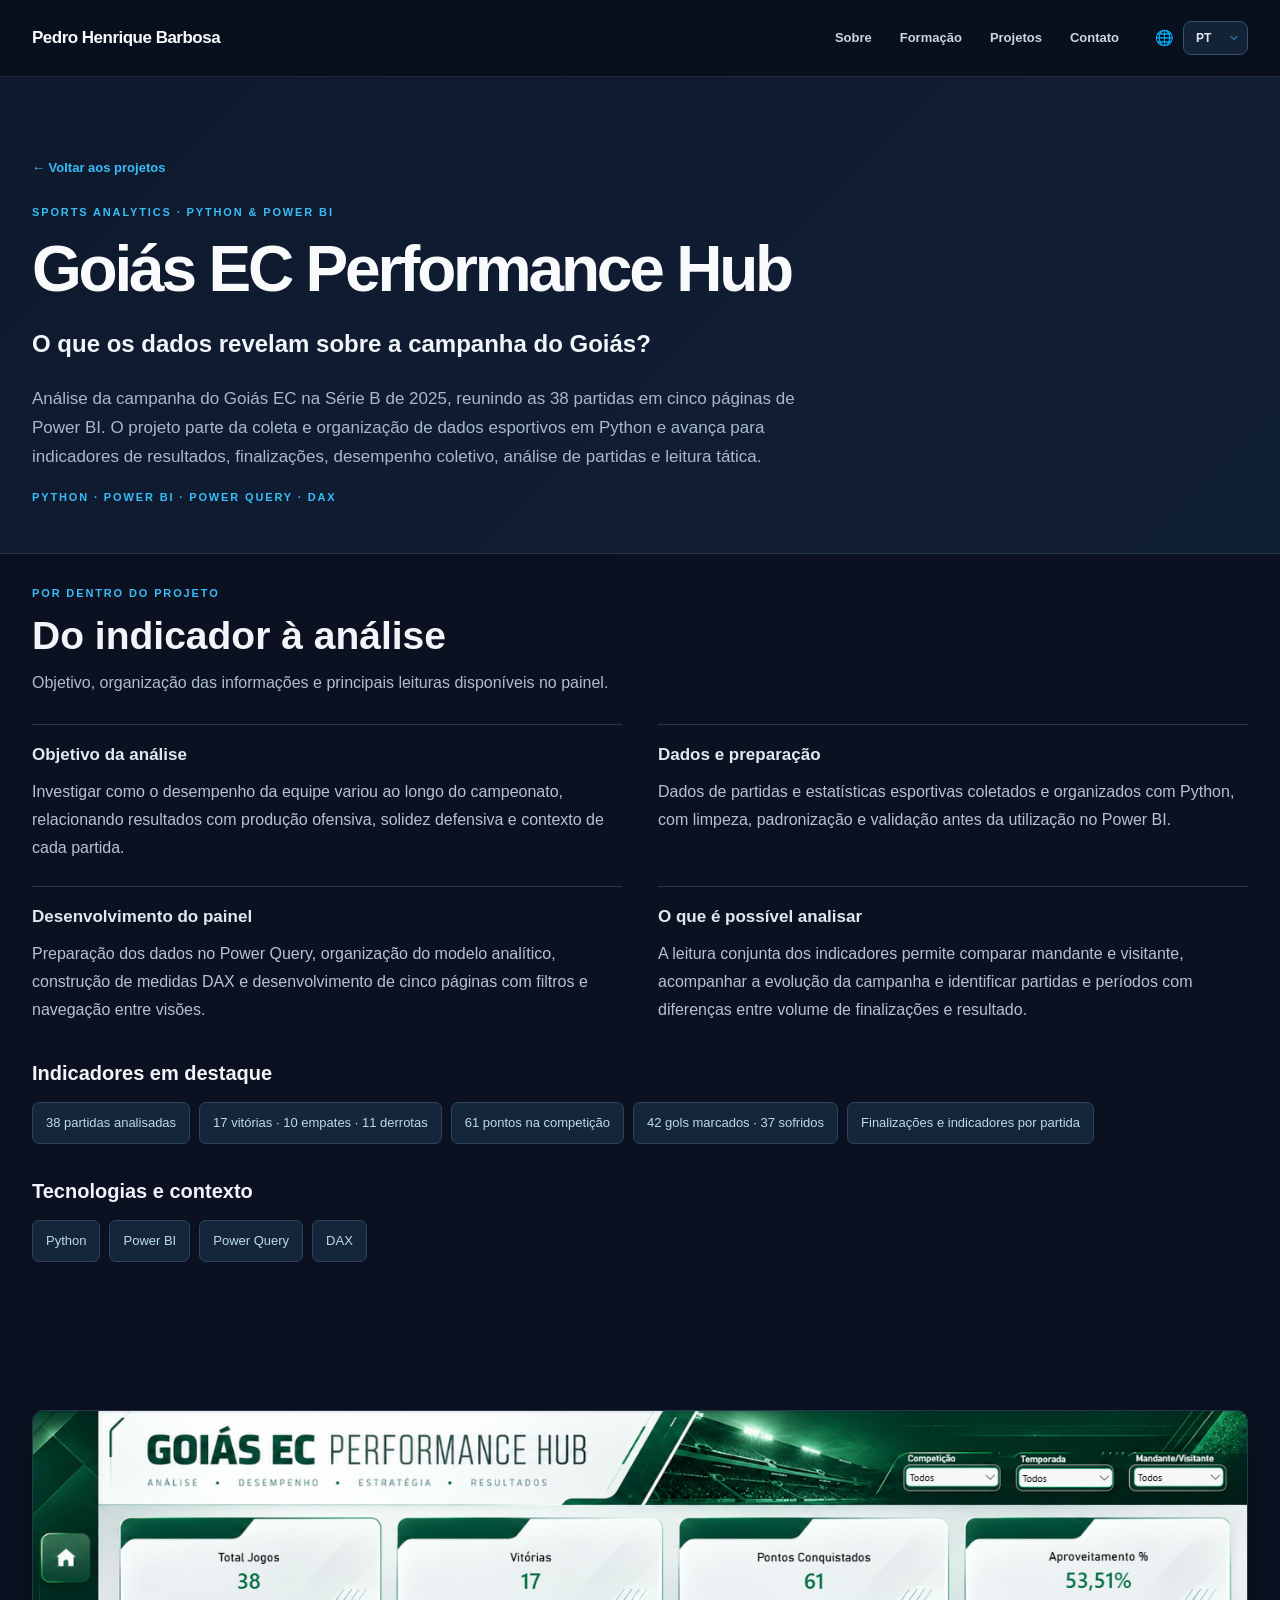
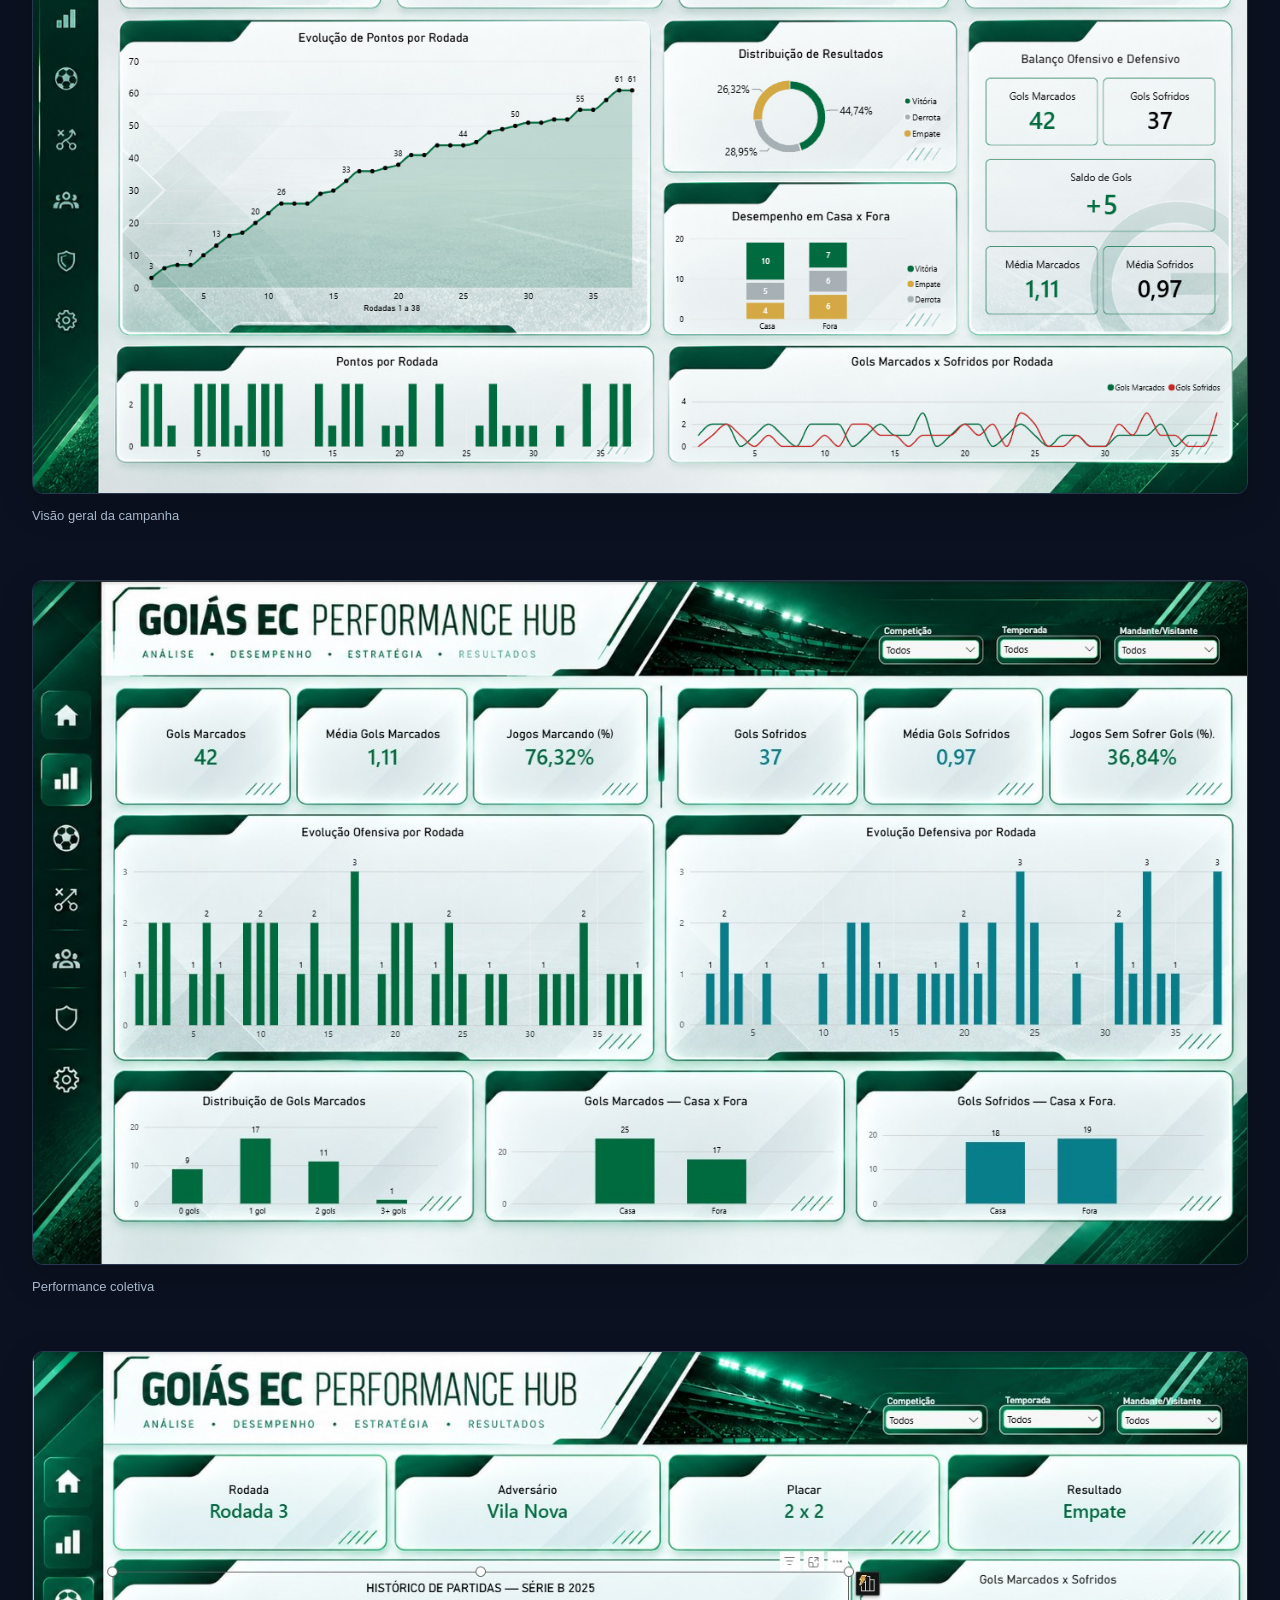
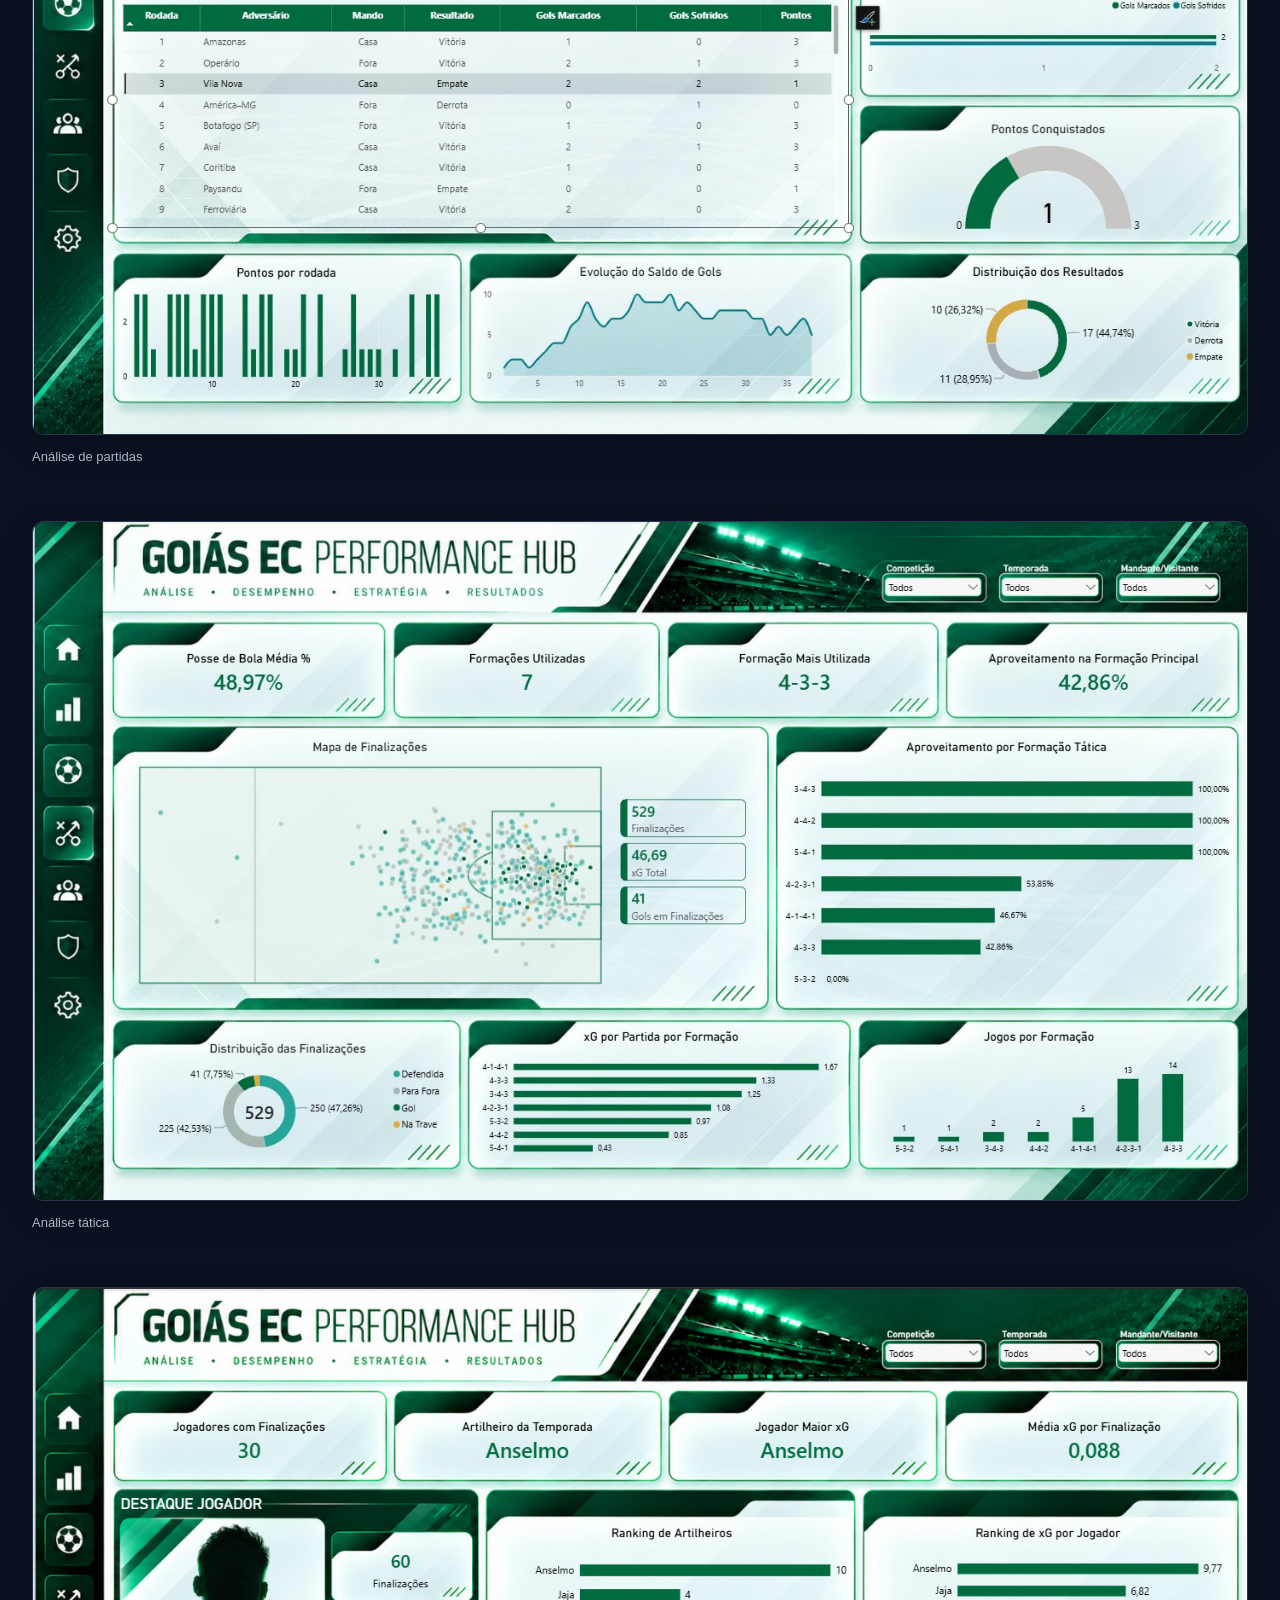
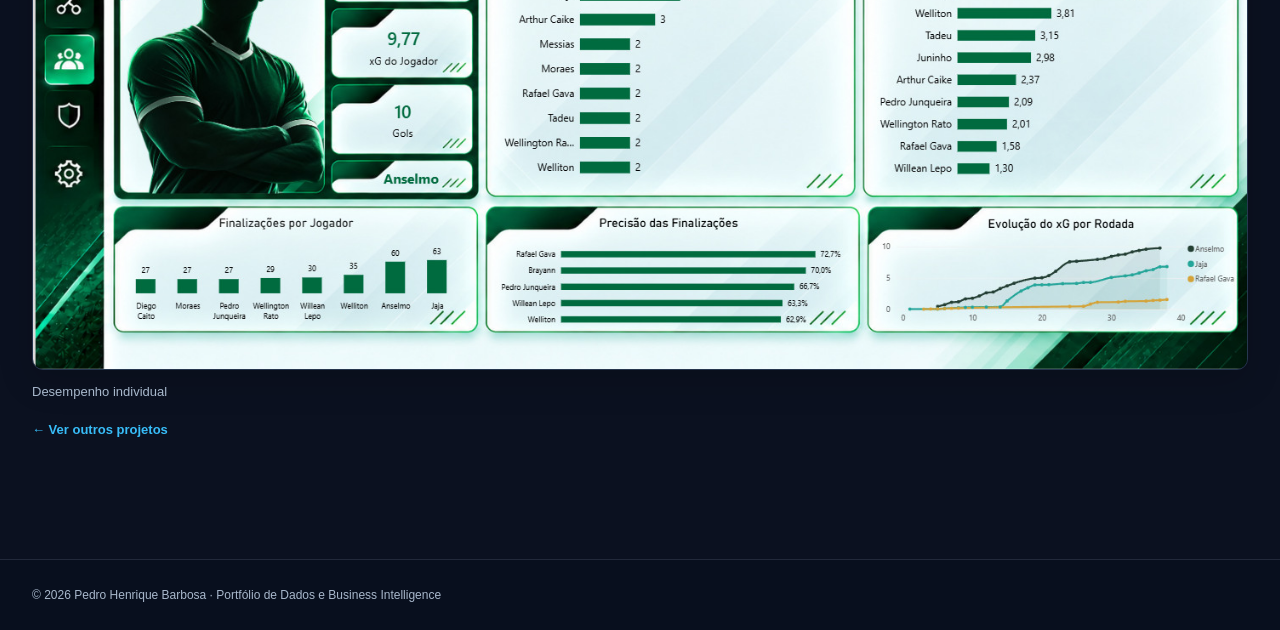
<file: projetos/goias.html>
<!DOCTYPE html>
<html lang="pt-BR">

<head>
  <meta charset="utf-8">
  <meta name="viewport" content="width=device-width, initial-scale=1">

  <meta
    name="description"
    content="Goiás EC Performance Hub | Análise da campanha do Goiás EC na Série B de 2025 com Python e Power BI."
  >

  <title>Goiás EC Performance Hub | Pedro Henrique Barbosa</title>

  <link href="../assets/style.css" rel="stylesheet">
</head>

<body>

  <!-- NAVEGAÇÃO -->
  <header class="navwrap">
    <div class="container nav">

      <a class="brand" href="../index.html">
        Pedro Henrique Barbosa
      </a>

      <nav class="navlinks" aria-label="Navegação principal">
        <a href="../index.html#sobre" data-i18n="navAbout">Sobre</a>
        <a href="../index.html#formacao" data-i18n="navEducation">Formação</a>
        <a href="../index.html#projetos" data-i18n="navProjects">Projetos</a>
        <a href="../index.html#contato" data-i18n="navContact">Contato</a>
      </nav>

      <div class="language-switcher">
        <label for="language-select" aria-label="Selecionar idioma">🌐</label>
        <select id="language-select" aria-label="Selecionar idioma">
          <option value="pt">PT</option>
          <option value="en">EN</option>
          <option value="es">ES</option>
        </select>
      </div>

    </div>
  </header>

  <main>

    <!-- APRESENTAÇÃO -->
    <section class="detail-head">
      <div class="container">

        <a
          class="back"
          href="../index.html#projetos"
          data-i18n="back"
        >
          ← Voltar aos projetos
        </a>

        <div class="eyebrow">
          SPORTS ANALYTICS · PYTHON &amp; POWER BI
        </div>

        <h1>Goiás EC Performance Hub</h1>

        <h2 data-i18n="subtitle">
          O que os dados revelam sobre a campanha do Goiás?
        </h2>

        <p data-i18n="intro">
          Análise da campanha do Goiás EC na Série B de 2025,
          reunindo as 38 partidas em cinco páginas de Power BI.
          O projeto parte da coleta e organização de dados esportivos
          em Python e avança para indicadores de resultados,
          finalizações, desempenho coletivo, análise de partidas
          e leitura tática.
        </p>

        <div class="eyebrow">
          Python · Power BI · Power Query · DAX
        </div>

      </div>
    </section>

    <!-- ANÁLISE DO PROJETO -->
    <section class="section project-analysis">
      <div class="container">

        <div class="eyebrow" data-i18n="analysisEyebrow">
          POR DENTRO DO PROJETO
        </div>

        <h2 class="analysis-title" data-i18n="analysisTitle">
          Do indicador à análise
        </h2>

        <p class="analysis-intro" data-i18n="analysisIntro">
          Objetivo, organização das informações e principais leituras
          disponíveis no painel.
        </p>

        <div class="analysis-grid">

          <article class="analysis-item">
            <h3 data-i18n="objectiveTitle">
              Objetivo da análise
            </h3>

            <p data-i18n="objectiveText">
              Investigar como o desempenho da equipe variou ao longo
              do campeonato, relacionando resultados com produção
              ofensiva, solidez defensiva e contexto de cada partida.
            </p>
          </article>

          <article class="analysis-item">
            <h3 data-i18n="dataTitle">
              Dados e preparação
            </h3>

            <p data-i18n="dataText">
              Dados de partidas e estatísticas esportivas coletados
              e organizados com Python, com limpeza, padronização
              e validação antes da utilização no Power BI.
            </p>
          </article>

          <article class="analysis-item">
            <h3 data-i18n="dashboardTitle">
              Desenvolvimento do painel
            </h3>

            <p data-i18n="dashboardText">
              Preparação dos dados no Power Query, organização do
              modelo analítico, construção de medidas DAX e
              desenvolvimento de cinco páginas com filtros e
              navegação entre visões.
            </p>
          </article>

          <article class="analysis-item">
            <h3 data-i18n="insightsTitle">
              O que é possível analisar
            </h3>

            <p data-i18n="insightsText">
              A leitura conjunta dos indicadores permite comparar
              mandante e visitante, acompanhar a evolução da campanha
              e identificar partidas e períodos com diferenças entre
              volume de finalizações e resultado.
            </p>
          </article>

        </div>

        <!-- INDICADORES -->
        <h3 class="analysis-subtitle" data-i18n="metricsTitle">
          Indicadores em destaque
        </h3>

        <ul class="metric-list">
          <li data-i18n="metric1">38 partidas analisadas</li>
          <li data-i18n="metric2">17 vitórias · 10 empates · 11 derrotas</li>
          <li data-i18n="metric3">61 pontos na competição</li>
          <li data-i18n="metric4">42 gols marcados · 37 sofridos</li>
          <li data-i18n="metric5">Finalizações e indicadores por partida</li>
        </ul>

        <!-- TECNOLOGIAS -->
        <h3 class="analysis-subtitle" data-i18n="techTitle">
          Tecnologias e contexto
        </h3>

        <div class="tech-tags">
          <span>Python</span>
          <span>Power BI</span>
          <span>Power Query</span>
          <span>DAX</span>
        </div>

      </div>
    </section>

    <!-- GALERIA -->
    <section class="section">
      <div class="container">

        <div class="gallery">

          <!-- DASHBOARD 01 -->
          <figure class="shot">
            <img
              src="../assets/goias-01.jpg"
              alt="Tela 1 do projeto Goiás EC Performance Hub"
              data-alt-key="image1Alt"
              loading="lazy"
            >

            <figcaption data-i18n="image1Caption">
              Visão geral da campanha
            </figcaption>
          </figure>

          <!-- DASHBOARD 02 -->
          <figure class="shot">
            <img
              src="../assets/goias_02.jpg"
              alt="Tela 2 do projeto Goiás EC Performance Hub"
              data-alt-key="image2Alt"
              loading="lazy"
            >

            <figcaption data-i18n="image2Caption">
              Performance coletiva
            </figcaption>
          </figure>

          <!-- DASHBOARD 03 -->
          <figure class="shot">
            <img
              src="../assets/goias_03.jpg"
              alt="Tela 3 do projeto Goiás EC Performance Hub"
              data-alt-key="image3Alt"
              loading="lazy"
            >

            <figcaption data-i18n="image3Caption">
              Análise de partidas
            </figcaption>
          </figure>

          <!-- DASHBOARD 04 -->
          <figure class="shot">
            <img
              src="../assets/goias_04.jpg"
              alt="Tela 4 do projeto Goiás EC Performance Hub"
              data-alt-key="image4Alt"
              loading="lazy"
            >

            <figcaption data-i18n="image4Caption">
              Análise tática
            </figcaption>
          </figure>

          <!-- DASHBOARD 05 -->
          <figure class="shot">
            <img
              src="../assets/goias-05.jpg"
              alt="Tela 5 do projeto Goiás EC Performance Hub"
              data-alt-key="image5Alt"
              loading="lazy"
            >

            <figcaption data-i18n="image5Caption">
              Desempenho individual
            </figcaption>
          </figure>

        </div>

        <a
          class="back"
          href="../index.html#projetos"
          data-i18n="otherProjects"
        >
          ← Ver outros projetos
        </a>

      </div>
    </section>

  </main>

  <!-- RODAPÉ -->
  <footer class="footer">
    <div class="container">
      © 2026 Pedro Henrique Barbosa ·
      <span data-i18n="footer">
        Portfólio de Dados e Business Intelligence
      </span>
    </div>
  </footer>

  <!-- SISTEMA DE TRADUÇÃO -->
  <script>
    (() => {
      "use strict";

      const STORAGE_KEY = "portfolio-language";

      const translations = {

        // PORTUGUÊS
        pt: {
          navAbout: "Sobre",
          navEducation: "Formação",
          navProjects: "Projetos",
          navContact: "Contato",

          back: "← Voltar aos projetos",

          subtitle: "O que os dados revelam sobre a campanha do Goiás?",

          intro: "Análise da campanha do Goiás EC na Série B de 2025, reunindo as 38 partidas em cinco páginas de Power BI. O projeto parte da coleta e organização de dados esportivos em Python e avança para indicadores de resultados, finalizações, desempenho coletivo, análise de partidas e leitura tática.",

          analysisEyebrow: "POR DENTRO DO PROJETO",
          analysisTitle: "Do indicador à análise",

          analysisIntro: "Objetivo, organização das informações e principais leituras disponíveis no painel.",

          objectiveTitle: "Objetivo da análise",

          objectiveText: "Investigar como o desempenho da equipe variou ao longo do campeonato, relacionando resultados com produção ofensiva, solidez defensiva e contexto de cada partida.",

          dataTitle: "Dados e preparação",

          dataText: "Dados de partidas e estatísticas esportivas coletados e organizados com Python, com limpeza, padronização e validação antes da utilização no Power BI.",

          dashboardTitle: "Desenvolvimento do painel",

          dashboardText: "Preparação dos dados no Power Query, organização do modelo analítico, construção de medidas DAX e desenvolvimento de cinco páginas com filtros e navegação entre visões.",

          insightsTitle: "O que é possível analisar",

          insightsText: "A leitura conjunta dos indicadores permite comparar mandante e visitante, acompanhar a evolução da campanha e identificar partidas e períodos com diferenças entre volume de finalizações e resultado.",

          metricsTitle: "Indicadores em destaque",

          metric1: "38 partidas analisadas",
          metric2: "17 vitórias · 10 empates · 11 derrotas",
          metric3: "61 pontos na competição",
          metric4: "42 gols marcados · 37 sofridos",
          metric5: "Finalizações e indicadores por partida",

          techTitle: "Tecnologias e contexto",

          image1Caption: "Visão geral da campanha",
          image2Caption: "Performance coletiva",
          image3Caption: "Análise de partidas",
          image4Caption: "Análise tática",
          image5Caption: "Desempenho individual",

          image1Alt: "Tela 1 do projeto Goiás EC Performance Hub",
          image2Alt: "Tela 2 do projeto Goiás EC Performance Hub",
          image3Alt: "Tela 3 do projeto Goiás EC Performance Hub",
          image4Alt: "Tela 4 do projeto Goiás EC Performance Hub",
          image5Alt: "Tela 5 do projeto Goiás EC Performance Hub",

          otherProjects: "← Ver outros projetos",

          footer: "Portfólio de Dados e Business Intelligence",

          meta: "Goiás EC Performance Hub | Análise da campanha do Goiás EC na Série B de 2025 com Python e Power BI."
        },

        // INGLÊS
        en: {
          navAbout: "About",
          navEducation: "Education",
          navProjects: "Projects",
          navContact: "Contact",

          back: "← Back to projects",

          subtitle: "What does the data reveal about Goiás EC's season?",

          intro: "An analysis of Goiás EC's 2025 Brazilian Série B campaign, covering all 38 matches across five Power BI dashboard pages. The project combines sports data collection and processing with Python and performance analysis through match results, shooting statistics, team performance, match analysis, and tactical insights.",

          analysisEyebrow: "BEHIND THE PROJECT",
          analysisTitle: "From indicators to insights",

          analysisIntro: "Project objectives, data organization, and the main analytical perspectives available in the dashboard.",

          objectiveTitle: "Analysis objectives",

          objectiveText: "Investigate how the team's performance evolved throughout the championship, connecting match results with attacking production, defensive consistency, and match context.",

          dataTitle: "Data and preparation",

          dataText: "Match data and sports statistics collected and organized using Python, including data cleaning, standardization, and validation before integration into Power BI.",

          dashboardTitle: "Dashboard development",

          dashboardText: "Data preparation in Power Query, analytical model organization, DAX measure development, and creation of five dashboard pages featuring interactive filters and navigation between views.",

          insightsTitle: "What can be analyzed",

          insightsText: "The combined indicators support home-versus-away comparisons, season performance tracking, and the identification of matches and periods where shooting volume differed from actual results.",

          metricsTitle: "Key indicators",

          metric1: "38 matches analyzed",
          metric2: "17 wins · 10 draws · 11 losses",
          metric3: "61 league points",
          metric4: "42 goals scored · 37 conceded",
          metric5: "Shots and match-level performance indicators",

          techTitle: "Technologies and context",

          image1Caption: "Season overview",
          image2Caption: "Team performance",
          image3Caption: "Match analysis",
          image4Caption: "Tactical analysis",
          image5Caption: "Individual performance",

          image1Alt: "Dashboard 1 — Goiás EC Performance Hub",
          image2Alt: "Dashboard 2 — Goiás EC Performance Hub",
          image3Alt: "Dashboard 3 — Goiás EC Performance Hub",
          image4Alt: "Dashboard 4 — Goiás EC Performance Hub",
          image5Alt: "Dashboard 5 — Goiás EC Performance Hub",

          otherProjects: "← View other projects",

          footer: "Data Analytics and Business Intelligence Portfolio",

          meta: "Goiás EC Performance Hub | Analysis of Goiás EC's 2025 Brazilian Série B campaign using Python and Power BI."
        },

        // ESPANHOL
        es: {
          navAbout: "Sobre mí",
          navEducation: "Formación",
          navProjects: "Proyectos",
          navContact: "Contacto",

          back: "← Volver a los proyectos",

          subtitle: "¿Qué revelan los datos sobre la temporada del Goiás?",

          intro: "Análisis de la campaña del Goiás EC en la Serie B de Brasil de 2025, que reúne los 38 partidos en cinco páginas de Power BI. El proyecto combina la recopilación y preparación de datos deportivos con Python y el análisis de resultados, remates, rendimiento colectivo, partidos y aspectos tácticos.",

          analysisEyebrow: "DETALLES DEL PROYECTO",
          analysisTitle: "De los indicadores al análisis",

          analysisIntro: "Objetivos, organización de la información y principales perspectivas analíticas disponibles en el dashboard.",

          objectiveTitle: "Objetivo del análisis",

          objectiveText: "Investigar cómo evolucionó el rendimiento del equipo durante el campeonato, relacionando los resultados con la producción ofensiva, la solidez defensiva y el contexto de cada partido.",

          dataTitle: "Datos y preparación",

          dataText: "Datos de partidos y estadísticas deportivas recopilados y organizados con Python, incluyendo limpieza, estandarización y validación antes de su integración en Power BI.",

          dashboardTitle: "Desarrollo del dashboard",

          dashboardText: "Preparación de datos en Power Query, organización del modelo analítico, desarrollo de medidas DAX y creación de cinco páginas con filtros interactivos y navegación entre vistas.",

          insightsTitle: "Qué se puede analizar",

          insightsText: "El análisis conjunto de indicadores permite comparar el rendimiento como local y visitante, seguir la evolución de la temporada e identificar partidos y períodos con diferencias entre el volumen de remates y los resultados obtenidos.",

          metricsTitle: "Indicadores destacados",

          metric1: "38 partidos analizados",
          metric2: "17 victorias · 10 empates · 11 derrotas",
          metric3: "61 puntos en la competición",
          metric4: "42 goles a favor · 37 en contra",
          metric5: "Remates e indicadores por partido",

          techTitle: "Tecnologías y contexto",

          image1Caption: "Visión general de la temporada",
          image2Caption: "Rendimiento colectivo",
          image3Caption: "Análisis de partidos",
          image4Caption: "Análisis táctico",
          image5Caption: "Rendimiento individual",

          image1Alt: "Dashboard 1 — Goiás EC Performance Hub",
          image2Alt: "Dashboard 2 — Goiás EC Performance Hub",
          image3Alt: "Dashboard 3 — Goiás EC Performance Hub",
          image4Alt: "Dashboard 4 — Goiás EC Performance Hub",
          image5Alt: "Dashboard 5 — Goiás EC Performance Hub",

          otherProjects: "← Ver otros proyectos",

          footer: "Portafolio de Análisis de Datos y Business Intelligence",

          meta: "Goiás EC Performance Hub | Análisis de la campaña del Goiás EC en la Serie B de Brasil de 2025 con Python y Power BI."
        }
      };

      const selector = document.getElementById("language-select");

      function applyLanguage(language) {
        const lang = translations[language] ? language : "pt";
        const dictionary = translations[lang];

        document.documentElement.lang =
          lang === "pt" ? "pt-BR" : lang;

        document.querySelectorAll("[data-i18n]").forEach(element => {
          const key = element.dataset.i18n;

          if (Object.prototype.hasOwnProperty.call(dictionary, key)) {
            element.textContent = dictionary[key];
          }
        });

        document.querySelectorAll("[data-alt-key]").forEach(image => {
          const key = image.dataset.altKey;

          if (dictionary[key]) {
            image.alt = dictionary[key];
          }
        });

        const meta = document.querySelector('meta[name="description"]');

        if (meta) {
          meta.setAttribute("content", dictionary.meta);
        }

        selector.value = lang;

        try {
          localStorage.setItem(STORAGE_KEY, lang);
        } catch (error) {
          // A tradução continua funcionando sem armazenamento.
        }
      }

      selector.addEventListener("change", event => {
        applyLanguage(event.target.value);
      });

      let savedLanguage = "pt";

      try {
        savedLanguage = localStorage.getItem(STORAGE_KEY) || "pt";
      } catch (error) {
        savedLanguage = "pt";
      }

      applyLanguage(savedLanguage);
    })();
  </script>

</body>
</html>
</file>
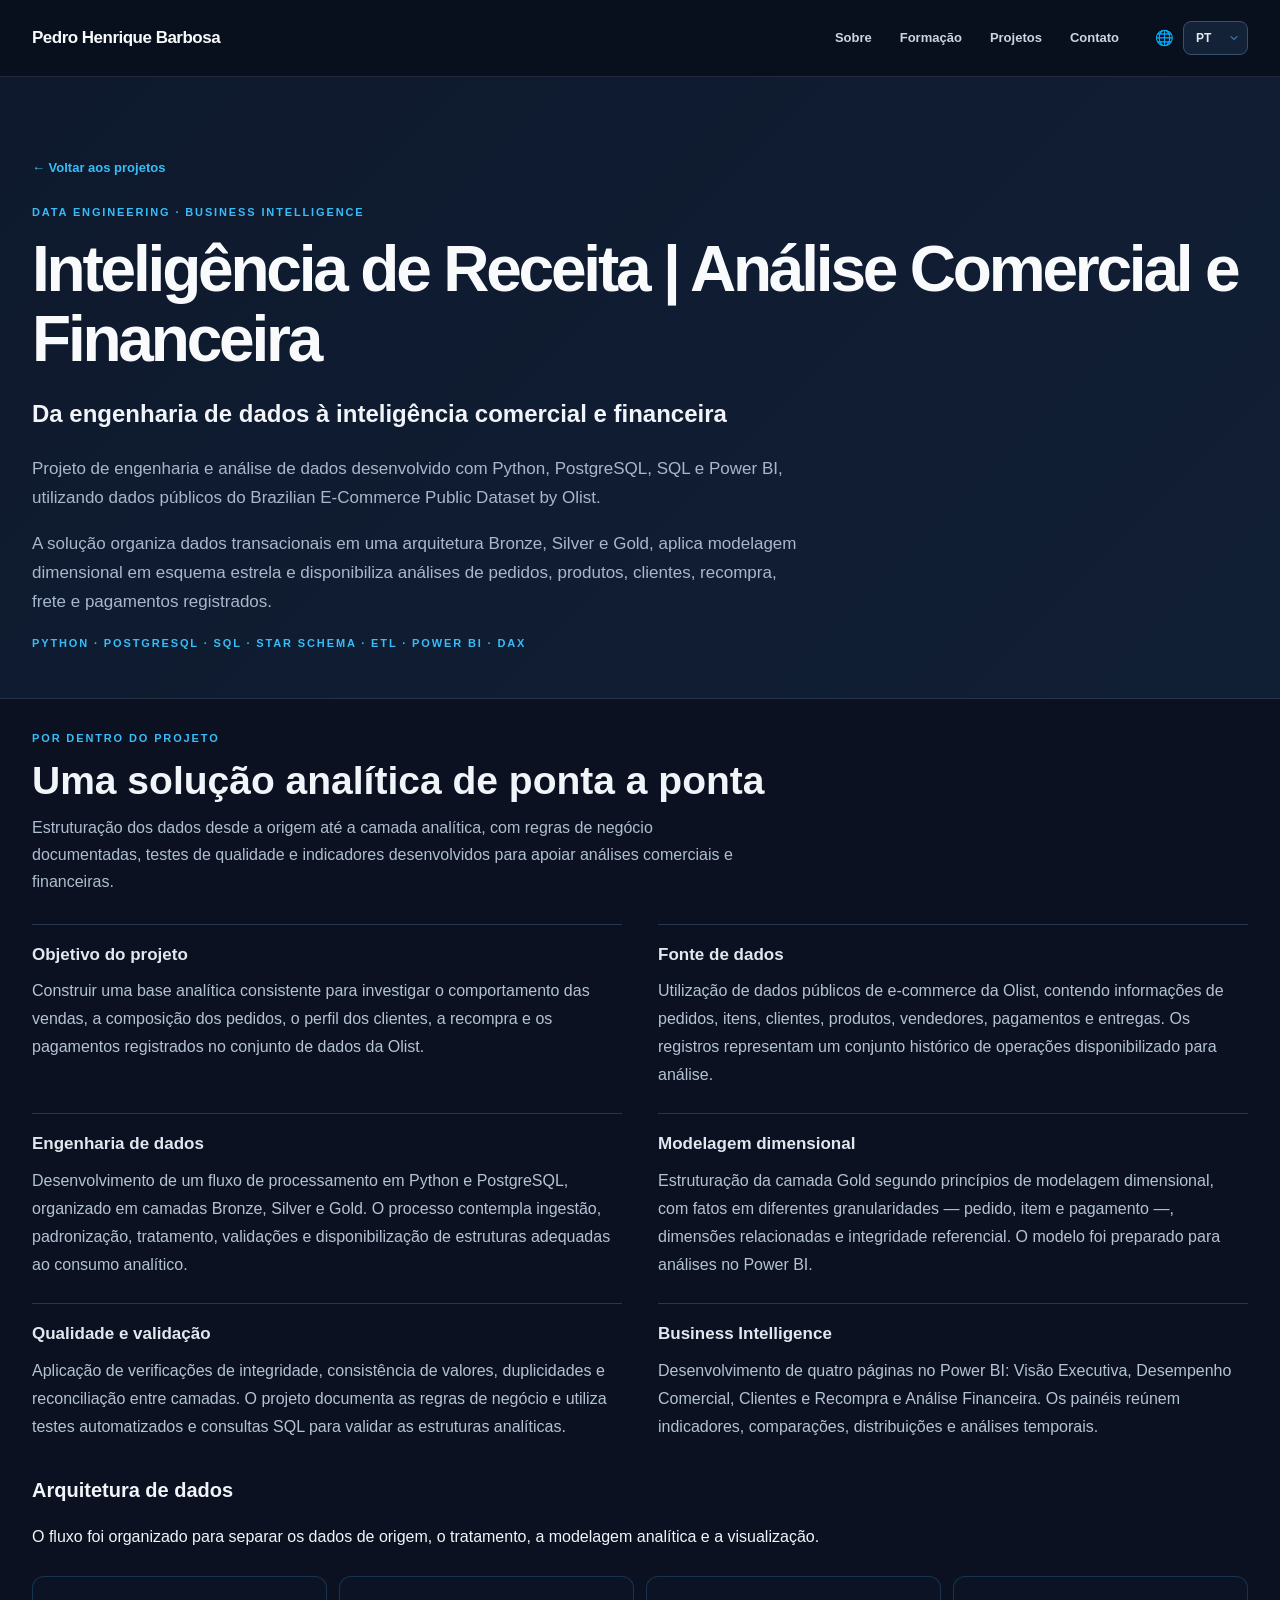
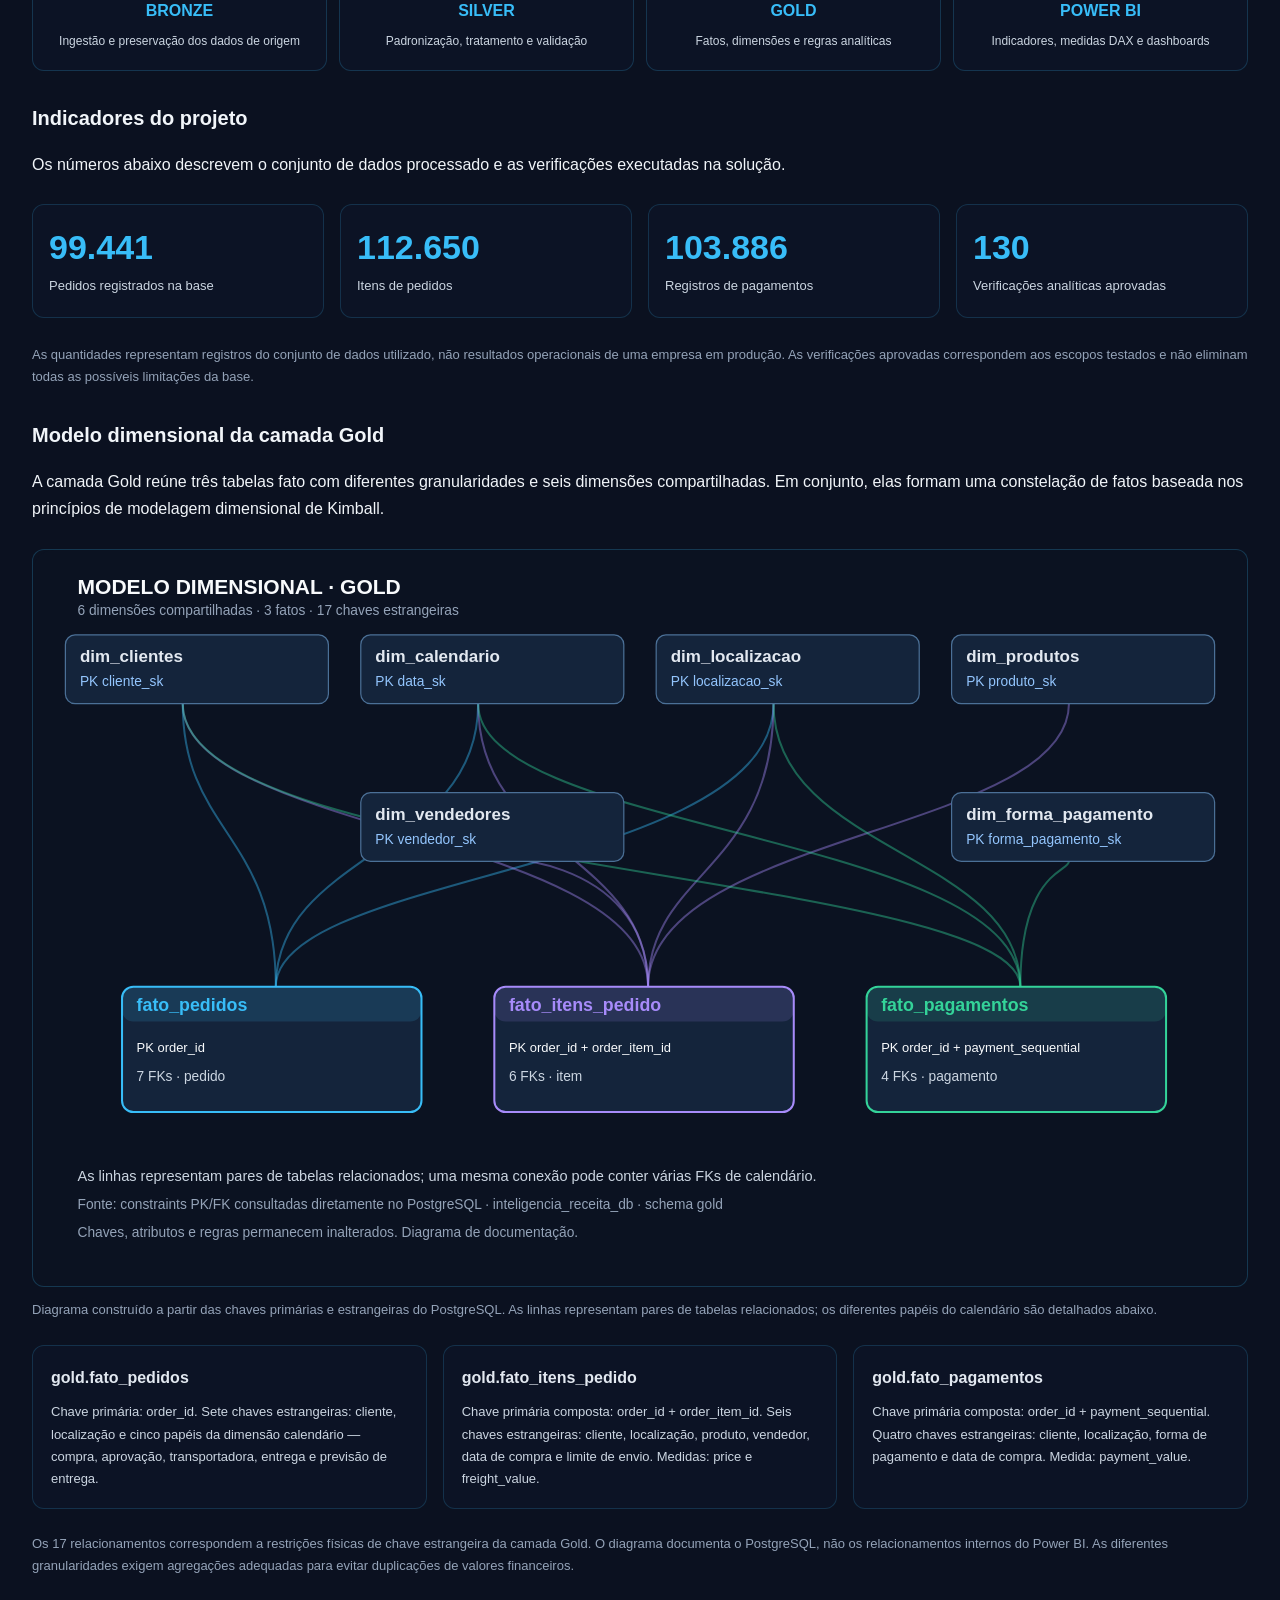
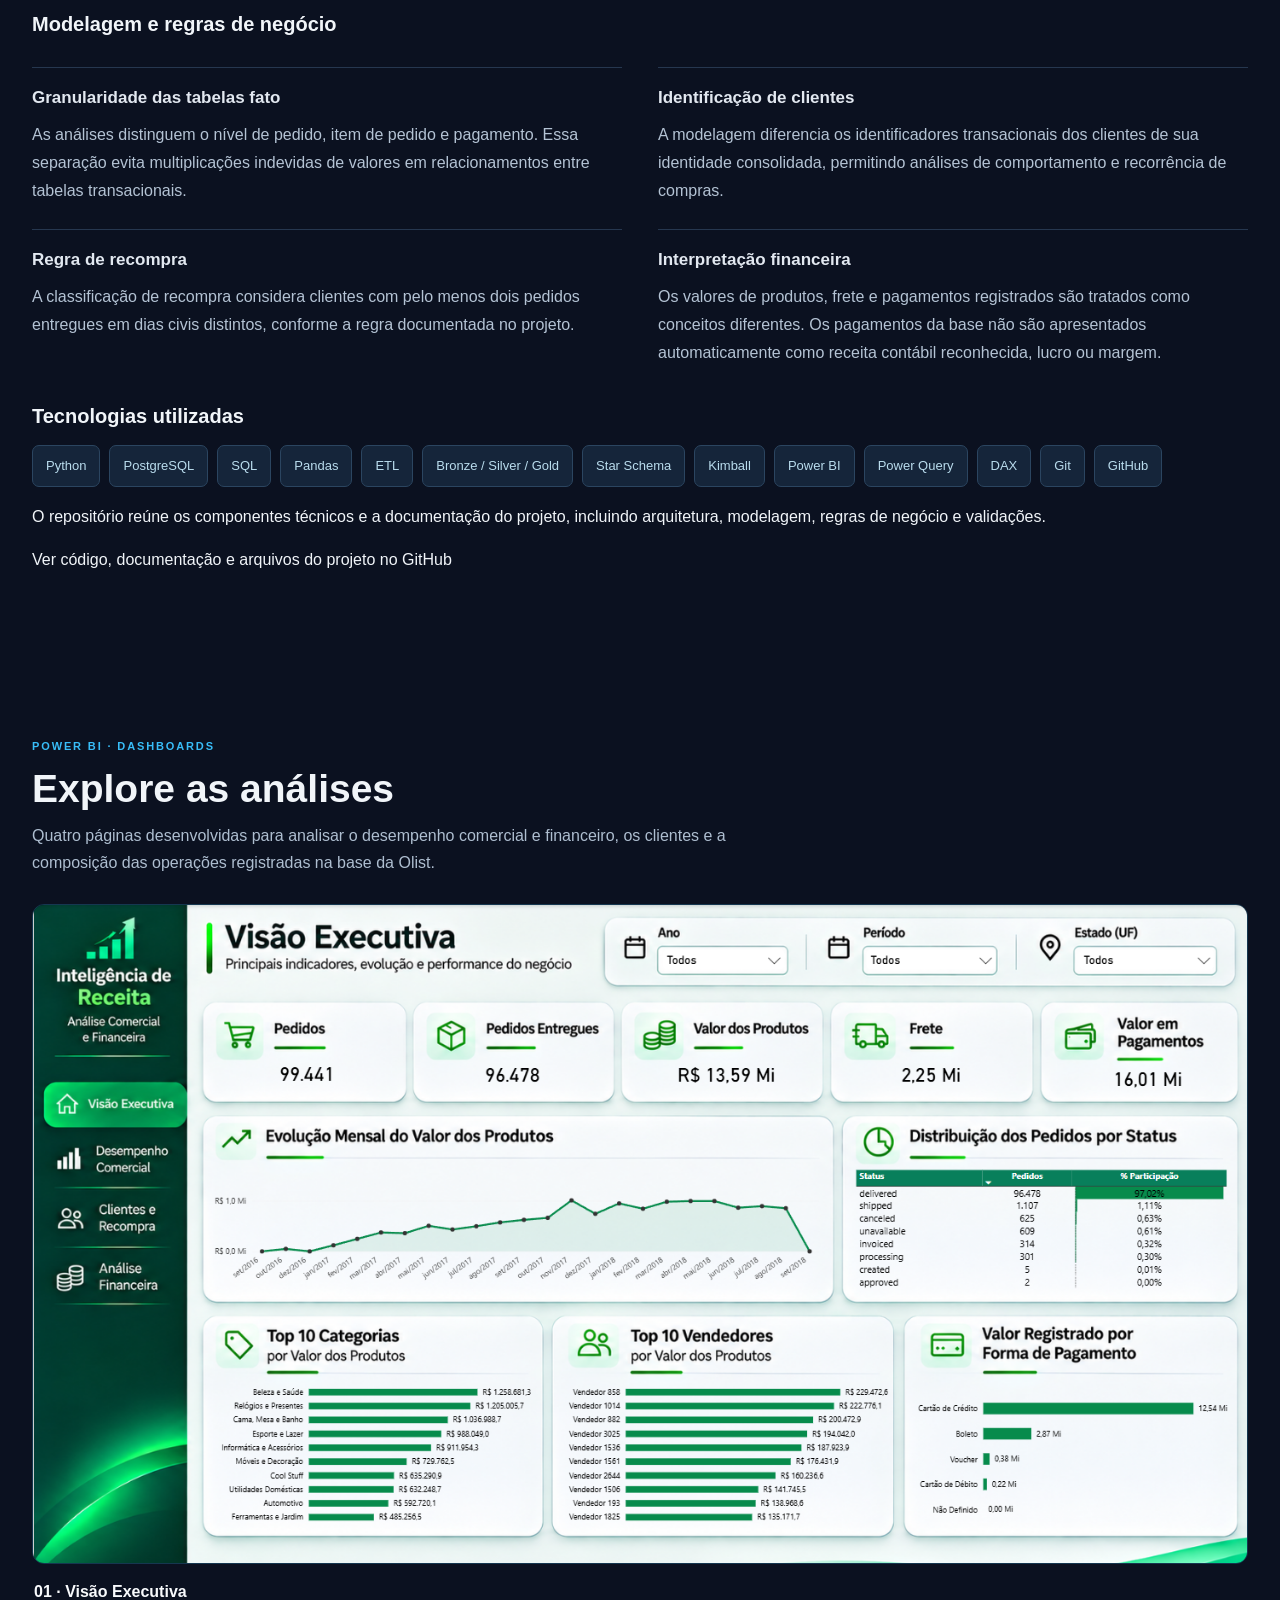
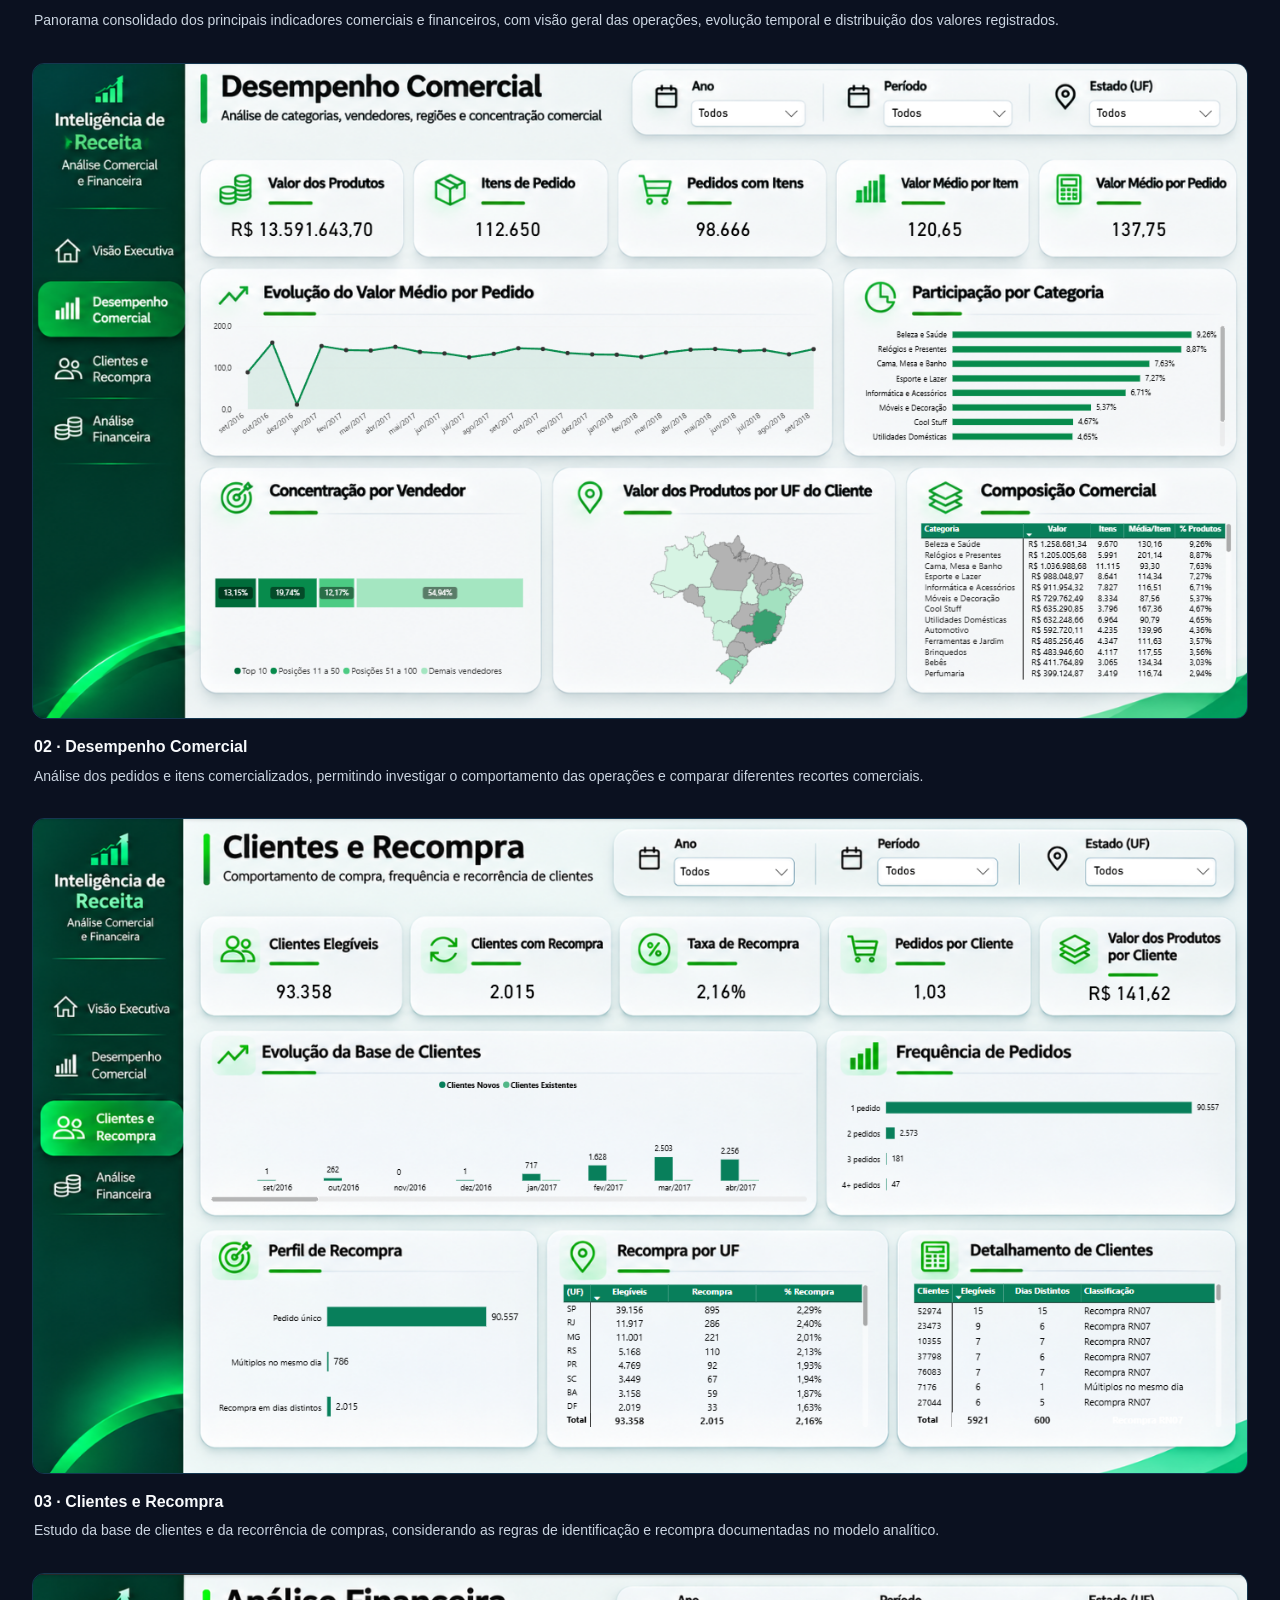
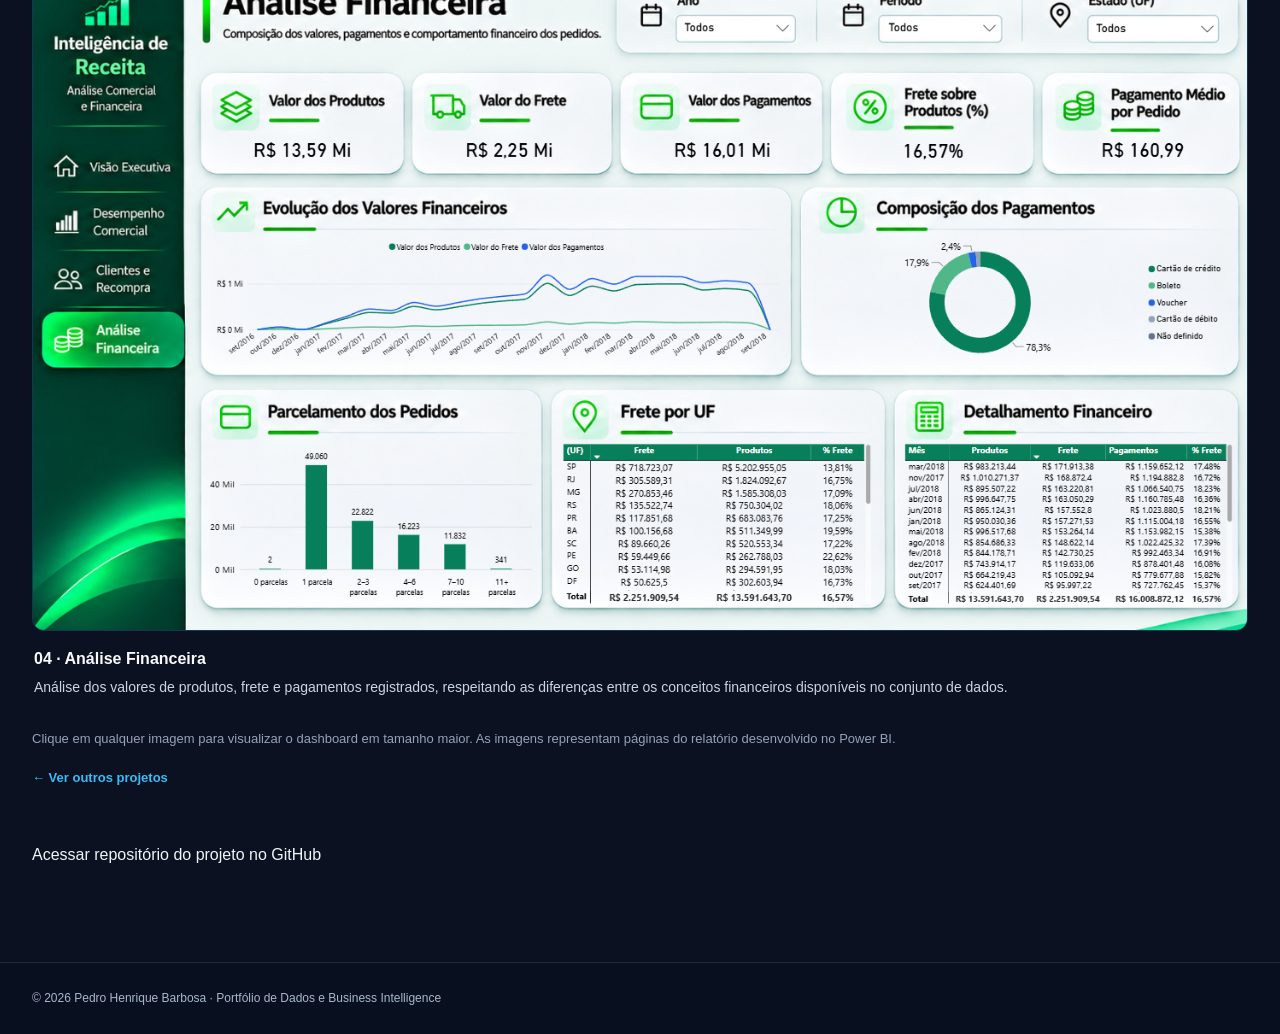
<file: projetos/inteligencia-receita.html>
<!DOCTYPE html>
<html lang="pt-BR">
<head>
  <meta charset="utf-8">
  <meta name="viewport" content="width=device-width, initial-scale=1">
  <meta name="theme-color" content="#0B1120">
  <meta name="description" content="Inteligência de Receita | Análise Comercial e Financeira. Projeto com dados públicos da Olist, Python, PostgreSQL, modelagem dimensional e Power BI.">

  <title>Inteligência de Receita | Pedro Henrique Barbosa</title>

  <link href="../assets/style.css" rel="stylesheet">

  <style>
    /* ESTILOS EXCLUSIVOS DO INTELIGÊNCIA DE RECEITA */

    .revenue-highlights {
      display: grid;
      grid-template-columns: repeat(4, minmax(0, 1fr));
      gap: 16px;
      margin: 26px 0;
    }

    .revenue-highlight {
      padding: 22px 16px;
      border: 1px solid rgba(56, 189, 248, .18);
      border-radius: 12px;
      background: rgba(15, 23, 42, .5);
    }

    .revenue-highlight strong {
      display: block;
      color: #38bdf8;
      font-size: clamp(24px, 3vw, 34px);
      line-height: 1.2;
      margin-bottom: 8px;
    }

    .revenue-highlight span {
      display: block;
      color: #cbd5e1;
      font-size: 13px;
      line-height: 1.5;
    }

    .revenue-note {
      margin-top: 22px;
      color: #94a3b8;
      font-size: 13px;
      line-height: 1.7;
    }

    .revenue-gallery {
      display: grid;
      grid-template-columns: 1fr;
      gap: 30px;
      margin: 28px 0;
    }

    .revenue-gallery figure {
      margin: 0;
      min-width: 0;
    }

    .revenue-gallery a {
      display: block;
      text-decoration: none;
    }

    .revenue-gallery img {
      display: block;
      width: 100%;
      height: auto;
      border-radius: 12px;
      border: 1px solid rgba(56, 189, 248, .22);
    }

    .revenue-gallery a:hover img {
      border-color: #38bdf8;
    }

    .revenue-gallery figcaption {
      padding: 14px 2px 0;
      color: #cbd5e1;
      font-size: 14px;
      line-height: 1.7;
    }

    .revenue-gallery figcaption strong {
      display: block;
      margin-bottom: 4px;
      color: #f8fafc;
      font-size: 16px;
    }

    .revenue-actions {
      display: flex;
      flex-wrap: wrap;
      gap: 14px;
      margin-top: 28px;
    }

    .revenue-pipeline {
      display: grid;
      grid-template-columns: repeat(4, minmax(0, 1fr));
      gap: 12px;
      margin: 26px 0;
    }

    .pipeline-step {
      padding: 20px 12px;
      text-align: center;
      border: 1px solid rgba(56, 189, 248, .2);
      border-radius: 12px;
      background: rgba(15, 23, 42, .5);
    }

    .pipeline-step strong {
      display: block;
      color: #38bdf8;
      font-size: 16px;
      margin-bottom: 7px;
    }

    .pipeline-step span {
      display: block;
      color: #cbd5e1;
      font-size: 12px;
      line-height: 1.5;
    }

    /* MODELAGEM DIMENSIONAL */

    .revenue-model-figure {
      margin: 26px 0 18px;
    }

    .revenue-model-figure a {
      display: block;
    }

    .revenue-model-figure img {
      display: block;
      width: 100%;
      height: auto;
      border: 1px solid rgba(56, 189, 248, .22);
      border-radius: 12px;
      background: #0b1221;
    }

    .revenue-model-figure figcaption {
      margin-top: 12px;
      color: #94a3b8;
      font-size: 13px;
      line-height: 1.7;
    }

    .revenue-model-details {
      display: grid;
      grid-template-columns: repeat(3, minmax(0, 1fr));
      gap: 16px;
      margin: 24px 0;
    }

    .revenue-model-details article {
      padding: 18px;
      background: rgba(15, 23, 42, .5);
      border: 1px solid rgba(56, 189, 248, .18);
      border-radius: 12px;
    }

    .revenue-model-details h4 {
      margin: 0 0 10px;
      color: #e2e8f0;
      font-size: 16px;
      overflow-wrap: anywhere;
    }

    .revenue-model-details p {
      color: #cbd5e1;
      font-size: 13px;
      line-height: 1.7;
      margin: 0;
    }

    @media (max-width: 760px) {
      .revenue-highlights,
      .revenue-pipeline {
        grid-template-columns: repeat(2, minmax(0, 1fr));
      }

      .revenue-model-details {
        grid-template-columns: 1fr;
      }
    }

    @media (max-width: 480px) {
      .revenue-highlights {
        grid-template-columns: 1fr;
      }
    }
  </style>
</head>

<body>

  <!-- NAVEGAÇÃO -->
  <header class="navwrap">
    <div class="container nav">

      <a class="brand" href="../index.html">
        Pedro Henrique Barbosa
      </a>

      <nav class="navlinks" aria-label="Navegação principal">
        <a href="../index.html#sobre" data-i18n="navAbout">Sobre</a>
        <a href="../index.html#formacao" data-i18n="navEducation">Formação</a>
        <a href="../index.html#projetos" data-i18n="navProjects">Projetos</a>
        <a href="../index.html#contato" data-i18n="navContact">Contato</a>
      </nav>

      <div class="language-switcher">
        <label for="language-select" aria-label="Selecionar idioma">🌐</label>
        <select id="language-select" aria-label="Selecionar idioma">
          <option value="pt">PT</option>
          <option value="en">EN</option>
          <option value="es">ES</option>
        </select>
      </div>

    </div>
  </header>

  <main>

    <!-- APRESENTAÇÃO -->
    <section class="detail-head">
      <div class="container">

        <a class="back" href="../index.html#projetos" data-i18n="back">
          ← Voltar aos projetos
        </a>

        <div class="eyebrow">
          DATA ENGINEERING · BUSINESS INTELLIGENCE
        </div>

        <h1>Inteligência de Receita | Análise Comercial e Financeira</h1>

        <h2 data-i18n="subtitle">
          Da engenharia de dados à inteligência comercial e financeira
        </h2>

        <p data-i18n="intro1">
          Projeto de engenharia e análise de dados desenvolvido com Python,
          PostgreSQL, SQL e Power BI, utilizando dados públicos do
          Brazilian E-Commerce Public Dataset by Olist.
        </p>

        <p data-i18n="intro2">
          A solução organiza dados transacionais em uma arquitetura
          Bronze, Silver e Gold, aplica modelagem dimensional em esquema
          estrela e disponibiliza análises de pedidos, produtos, clientes,
          recompra, frete e pagamentos registrados.
        </p>

        <div class="eyebrow">
          Python · PostgreSQL · SQL · Star Schema · ETL · Power BI · DAX
        </div>

      </div>
    </section>

    <!-- ANÁLISE TÉCNICA -->
    <section class="section project-analysis">
      <div class="container">

        <div class="eyebrow" data-i18n="analysisEyebrow">
          POR DENTRO DO PROJETO
        </div>

        <h2 class="analysis-title" data-i18n="analysisTitle">
          Uma solução analítica de ponta a ponta
        </h2>

        <p class="analysis-intro" data-i18n="analysisIntro">
          Estruturação dos dados desde a origem até a camada analítica,
          com regras de negócio documentadas, testes de qualidade e
          indicadores desenvolvidos para apoiar análises comerciais
          e financeiras.
        </p>

        <div class="analysis-grid">

          <article class="analysis-item">
            <h3 data-i18n="objectiveTitle">Objetivo do projeto</h3>
            <p data-i18n="objectiveText">
              Construir uma base analítica consistente para investigar
              o comportamento das vendas, a composição dos pedidos,
              o perfil dos clientes, a recompra e os pagamentos
              registrados no conjunto de dados da Olist.
            </p>
          </article>

          <article class="analysis-item">
            <h3 data-i18n="sourceTitle">Fonte de dados</h3>
            <p data-i18n="sourceText">
              Utilização de dados públicos de e-commerce da Olist,
              contendo informações de pedidos, itens, clientes,
              produtos, vendedores, pagamentos e entregas.
              Os registros representam um conjunto histórico
              de operações disponibilizado para análise.
            </p>
          </article>

          <article class="analysis-item">
            <h3 data-i18n="engineeringTitle">Engenharia de dados</h3>
            <p data-i18n="engineeringText">
              Desenvolvimento de um fluxo de processamento em Python
              e PostgreSQL, organizado em camadas Bronze, Silver
              e Gold. O processo contempla ingestão, padronização,
              tratamento, validações e disponibilização de
              estruturas adequadas ao consumo analítico.
            </p>
          </article>

          <article class="analysis-item">
            <h3 data-i18n="modelTitle">Modelagem dimensional</h3>
            <p data-i18n="modelText">
              Estruturação da camada Gold segundo princípios de
              modelagem dimensional, com fatos em diferentes
              granularidades — pedido, item e pagamento —,
              dimensões relacionadas e integridade referencial.
              O modelo foi preparado para análises no Power BI.
            </p>
          </article>

          <article class="analysis-item">
            <h3 data-i18n="qualityTitle">Qualidade e validação</h3>
            <p data-i18n="qualityText">
              Aplicação de verificações de integridade, consistência
              de valores, duplicidades e reconciliação entre camadas.
              O projeto documenta as regras de negócio e utiliza
              testes automatizados e consultas SQL para validar
              as estruturas analíticas.
            </p>
          </article>

          <article class="analysis-item">
            <h3 data-i18n="dashboardTitle">Business Intelligence</h3>
            <p data-i18n="dashboardText">
              Desenvolvimento de quatro páginas no Power BI:
              Visão Executiva, Desempenho Comercial,
              Clientes e Recompra e Análise Financeira.
              Os painéis reúnem indicadores, comparações,
              distribuições e análises temporais.
            </p>
          </article>

        </div>

        <!-- ARQUITETURA -->
        <h3 class="analysis-subtitle" data-i18n="pipelineTitle">
          Arquitetura de dados
        </h3>

        <p data-i18n="pipelineIntro">
          O fluxo foi organizado para separar os dados de origem,
          o tratamento, a modelagem analítica e a visualização.
        </p>

        <div class="revenue-pipeline">

          <div class="pipeline-step">
            <strong>BRONZE</strong>
            <span data-i18n="bronzeText">
              Ingestão e preservação dos dados de origem
            </span>
          </div>

          <div class="pipeline-step">
            <strong>SILVER</strong>
            <span data-i18n="silverText">
              Padronização, tratamento e validação
            </span>
          </div>

          <div class="pipeline-step">
            <strong>GOLD</strong>
            <span data-i18n="goldText">
              Fatos, dimensões e regras analíticas
            </span>
          </div>

          <div class="pipeline-step">
            <strong>POWER BI</strong>
            <span data-i18n="powerbiText">
              Indicadores, medidas DAX e dashboards
            </span>
          </div>

        </div>

        <!-- INDICADORES TÉCNICOS -->
        <h3 class="analysis-subtitle" data-i18n="metricsTitle">
          Indicadores do projeto
        </h3>

        <p data-i18n="metricsIntro">
          Os números abaixo descrevem o conjunto de dados
          processado e as verificações executadas na solução.
        </p>

        <div class="revenue-highlights">

          <div class="revenue-highlight">
            <strong>99.441</strong>
            <span data-i18n="metric1">
              Pedidos registrados na base
            </span>
          </div>

          <div class="revenue-highlight">
            <strong>112.650</strong>
            <span data-i18n="metric2">
              Itens de pedidos
            </span>
          </div>

          <div class="revenue-highlight">
            <strong>103.886</strong>
            <span data-i18n="metric3">
              Registros de pagamentos
            </span>
          </div>

          <div class="revenue-highlight">
            <strong>130</strong>
            <span data-i18n="metric4">
              Verificações analíticas aprovadas
            </span>
          </div>

        </div>

        <p class="revenue-note" data-i18n="metricsNote">
          As quantidades representam registros do conjunto de dados
          utilizado, não resultados operacionais de uma empresa
          em produção. As verificações aprovadas correspondem
          aos escopos testados e não eliminam todas as possíveis
          limitações da base.
        </p>

        <!-- DIAGRAMA DIMENSIONAL -->
        <h3 class="analysis-subtitle" data-i18n="dimensionalTitle">
          Modelo dimensional da camada Gold
        </h3>

        <p data-i18n="dimensionalIntro">
          A camada Gold reúne três tabelas fato com diferentes
          granularidades e seis dimensões compartilhadas.
          Em conjunto, elas formam uma constelação de fatos
          baseada nos princípios de modelagem dimensional de Kimball.
        </p>

        <figure class="revenue-model-figure">
          <a
            href="../assets/modelo-dimensional-inteligencia-receita.svg"
            target="_blank"
            rel="noopener noreferrer"
            aria-label="Abrir diagrama dimensional em tamanho maior"
          >
            <img
              src="../assets/modelo-dimensional-inteligencia-receita.svg"
              alt="Diagrama dimensional da camada Gold com três tabelas fato, seis dimensões e relacionamentos físicos do PostgreSQL"
              loading="lazy"
            >
          </a>

          <figcaption data-i18n="dimensionalCaption">
            Diagrama construído a partir das chaves primárias e
            estrangeiras do PostgreSQL. As linhas representam
            pares de tabelas relacionados; os diferentes papéis
            do calendário são detalhados abaixo.
          </figcaption>
        </figure>

        <div class="revenue-model-details">

          <article>
            <h4>gold.fato_pedidos</h4>
            <p data-i18n="dimensionalOrders">
              Chave primária: order_id. Sete chaves estrangeiras:
              cliente, localização e cinco papéis da dimensão
              calendário — compra, aprovação, transportadora,
              entrega e previsão de entrega.
            </p>
          </article>

          <article>
            <h4>gold.fato_itens_pedido</h4>
            <p data-i18n="dimensionalItems">
              Chave primária composta: order_id + order_item_id.
              Seis chaves estrangeiras: cliente, localização,
              produto, vendedor, data de compra e limite de envio.
              Medidas: price e freight_value.
            </p>
          </article>

          <article>
            <h4>gold.fato_pagamentos</h4>
            <p data-i18n="dimensionalPayments">
              Chave primária composta: order_id + payment_sequential.
              Quatro chaves estrangeiras: cliente, localização,
              forma de pagamento e data de compra.
              Medida: payment_value.
            </p>
          </article>

        </div>

        <p class="revenue-note" data-i18n="dimensionalNote">
          Os 17 relacionamentos correspondem a restrições físicas
          de chave estrangeira da camada Gold. O diagrama documenta
          o PostgreSQL, não os relacionamentos internos do Power BI.
          As diferentes granularidades exigem agregações adequadas
          para evitar duplicações de valores financeiros.
        </p>

        <!-- REGRAS DE NEGÓCIO -->
        <h3 class="analysis-subtitle" data-i18n="rulesTitle">
          Modelagem e regras de negócio
        </h3>

        <div class="analysis-grid">

          <article class="analysis-item">
            <h3 data-i18n="grainTitle">
              Granularidade das tabelas fato
            </h3>
            <p data-i18n="grainText">
              As análises distinguem o nível de pedido,
              item de pedido e pagamento. Essa separação
              evita multiplicações indevidas de valores
              em relacionamentos entre tabelas transacionais.
            </p>
          </article>

          <article class="analysis-item">
            <h3 data-i18n="customerTitle">
              Identificação de clientes
            </h3>
            <p data-i18n="customerText">
              A modelagem diferencia os identificadores
              transacionais dos clientes de sua identidade
              consolidada, permitindo análises de comportamento
              e recorrência de compras.
            </p>
          </article>

          <article class="analysis-item">
            <h3 data-i18n="repeatTitle">
              Regra de recompra
            </h3>
            <p data-i18n="repeatText">
              A classificação de recompra considera clientes
              com pelo menos dois pedidos entregues em dias
              civis distintos, conforme a regra documentada
              no projeto.
            </p>
          </article>

          <article class="analysis-item">
            <h3 data-i18n="financeTitle">
              Interpretação financeira
            </h3>
            <p data-i18n="financeText">
              Os valores de produtos, frete e pagamentos
              registrados são tratados como conceitos
              diferentes. Os pagamentos da base não são
              apresentados automaticamente como receita
              contábil reconhecida, lucro ou margem.
            </p>
          </article>

        </div>

        <!-- TECNOLOGIAS -->
        <h3 class="analysis-subtitle" data-i18n="techTitle">
          Tecnologias utilizadas
        </h3>

        <div class="tech-tags">
          <span>Python</span>
          <span>PostgreSQL</span>
          <span>SQL</span>
          <span>Pandas</span>
          <span>ETL</span>
          <span>Bronze / Silver / Gold</span>
          <span>Star Schema</span>
          <span>Kimball</span>
          <span>Power BI</span>
          <span>Power Query</span>
          <span>DAX</span>
          <span>Git</span>
          <span>GitHub</span>
        </div>

        <p data-i18n="techNote">
          O repositório reúne os componentes técnicos
          e a documentação do projeto, incluindo arquitetura,
          modelagem, regras de negócio e validações.
        </p>

        <p>
          <a
            href="https://github.com/phfbr/inteligencia-de-receita"
            target="_blank"
            rel="noopener noreferrer"
            data-i18n="githubText"
          >
            Ver código, documentação e arquivos do projeto no GitHub
          </a>
        </p>

      </div>
    </section>

    <!-- GALERIA -->
    <section class="section" id="dashboards">
      <div class="container">

        <div class="eyebrow">
          POWER BI · DASHBOARDS
        </div>

        <h2 class="analysis-title" data-i18n="galleryTitle">
          Explore as análises
        </h2>

        <p class="analysis-intro" data-i18n="galleryIntro">
          Quatro páginas desenvolvidas para analisar
          o desempenho comercial e financeiro,
          os clientes e a composição das operações
          registradas na base da Olist.
        </p>

        <div class="revenue-gallery">

          <!-- DASHBOARD 01 -->
          <figure>
            <a
              href="../assets/inteligencia-receita-01.png"
              target="_blank"
              rel="noopener noreferrer"
            >
              <img
                src="../assets/inteligencia-receita-01.png"
                alt="Inteligência de Receita — Visão Executiva"
                data-alt-key="gallery1Title"
                loading="lazy"
              >
            </a>

            <figcaption>
              <strong data-i18n="gallery1Title">
                01 · Visão Executiva
              </strong>

              <span data-i18n="gallery1Text">
                Panorama consolidado dos principais indicadores
                comerciais e financeiros, com visão geral das
                operações, evolução temporal e distribuição
                dos valores registrados.
              </span>
            </figcaption>
          </figure>

          <!-- DASHBOARD 02 -->
          <figure>
            <a
              href="../assets/inteligencia-receita-02.png"
              target="_blank"
              rel="noopener noreferrer"
            >
              <img
                src="../assets/inteligencia-receita-02.png"
                alt="Inteligência de Receita — Desempenho Comercial"
                data-alt-key="gallery2Title"
                loading="lazy"
              >
            </a>

            <figcaption>
              <strong data-i18n="gallery2Title">
                02 · Desempenho Comercial
              </strong>

              <span data-i18n="gallery2Text">
                Análise dos pedidos e itens comercializados,
                permitindo investigar o comportamento das
                operações e comparar diferentes recortes
                comerciais.
              </span>
            </figcaption>
          </figure>

          <!-- DASHBOARD 03 -->
          <figure>
            <a
              href="../assets/inteligencia-receita-03.png"
              target="_blank"
              rel="noopener noreferrer"
            >
              <img
                src="../assets/inteligencia-receita-03.png"
                alt="Inteligência de Receita — Clientes e Recompra"
                data-alt-key="gallery3Title"
                loading="lazy"
              >
            </a>

            <figcaption>
              <strong data-i18n="gallery3Title">
                03 · Clientes e Recompra
              </strong>

              <span data-i18n="gallery3Text">
                Estudo da base de clientes e da recorrência
                de compras, considerando as regras de
                identificação e recompra documentadas
                no modelo analítico.
              </span>
            </figcaption>
          </figure>

          <!-- DASHBOARD 04 -->
          <figure>
            <a
              href="../assets/inteligencia-receita-04.png"
              target="_blank"
              rel="noopener noreferrer"
            >
              <img
                src="../assets/inteligencia-receita-04.png"
                alt="Inteligência de Receita — Análise Financeira"
                data-alt-key="gallery4Title"
                loading="lazy"
              >
            </a>

            <figcaption>
              <strong data-i18n="gallery4Title">
                04 · Análise Financeira
              </strong>

              <span data-i18n="gallery4Text">
                Análise dos valores de produtos, frete
                e pagamentos registrados, respeitando
                as diferenças entre os conceitos financeiros
                disponíveis no conjunto de dados.
              </span>
            </figcaption>
          </figure>

        </div>

        <p class="revenue-note" data-i18n="galleryNote">
          Clique em qualquer imagem para visualizar o
          dashboard em tamanho maior. As imagens representam
          páginas do relatório desenvolvido no Power BI.
        </p>

        <a
          class="back"
          href="../index.html#projetos"
          data-i18n="otherProjects"
        >
          ← Ver outros projetos
        </a>

        <div class="revenue-actions">
          <a
            href="https://github.com/phfbr/inteligencia-de-receita"
            target="_blank"
            rel="noopener noreferrer"
            data-i18n="repository"
          >
            Acessar repositório do projeto no GitHub
          </a>
        </div>

      </div>
    </section>

  </main>

  <!-- RODAPÉ -->
  <footer class="footer">
    <div class="container">
      © 2026 Pedro Henrique Barbosa ·
      <span data-i18n="footer">
        Portfólio de Dados e Business Intelligence
      </span>
    </div>
  </footer>

  <!-- TRADUÇÕES -->
  <script>
    (() => {
      "use strict";

      const STORAGE_KEY = "portfolio-language";

      const translations = {
        pt: {
          navAbout: "Sobre",
          navEducation: "Formação",
          navProjects: "Projetos",
          navContact: "Contato",
          back: "← Voltar aos projetos",
          subtitle: "Da engenharia de dados à inteligência comercial e financeira",
          intro1: "Projeto de engenharia e análise de dados desenvolvido com Python, PostgreSQL, SQL e Power BI, utilizando dados públicos do Brazilian E-Commerce Public Dataset by Olist.",
          intro2: "A solução organiza dados transacionais em uma arquitetura Bronze, Silver e Gold, aplica modelagem dimensional em esquema estrela e disponibiliza análises de pedidos, produtos, clientes, recompra, frete e pagamentos registrados.",
          analysisEyebrow: "POR DENTRO DO PROJETO",
          analysisTitle: "Uma solução analítica de ponta a ponta",
          analysisIntro: "Estruturação dos dados desde a origem até a camada analítica, com regras de negócio documentadas, testes de qualidade e indicadores desenvolvidos para apoiar análises comerciais e financeiras.",
          objectiveTitle: "Objetivo do projeto",
          objectiveText: "Construir uma base analítica consistente para investigar o comportamento das vendas, a composição dos pedidos, o perfil dos clientes, a recompra e os pagamentos registrados no conjunto de dados da Olist.",
          sourceTitle: "Fonte de dados",
          sourceText: "Utilização de dados públicos de e-commerce da Olist, contendo informações de pedidos, itens, clientes, produtos, vendedores, pagamentos e entregas. Os registros representam um conjunto histórico de operações disponibilizado para análise.",
          engineeringTitle: "Engenharia de dados",
          engineeringText: "Desenvolvimento de um fluxo de processamento em Python e PostgreSQL, organizado em camadas Bronze, Silver e Gold. O processo contempla ingestão, padronização, tratamento, validações e disponibilização de estruturas adequadas ao consumo analítico.",
          modelTitle: "Modelagem dimensional",
          modelText: "Estruturação da camada Gold segundo princípios de modelagem dimensional, com fatos em diferentes granularidades — pedido, item e pagamento —, dimensões relacionadas e integridade referencial. O modelo foi preparado para análises no Power BI.",
          qualityTitle: "Qualidade e validação",
          qualityText: "Aplicação de verificações de integridade, consistência de valores, duplicidades e reconciliação entre camadas. O projeto documenta as regras de negócio e utiliza testes automatizados e consultas SQL para validar as estruturas analíticas.",
          dashboardTitle: "Business Intelligence",
          dashboardText: "Desenvolvimento de quatro páginas no Power BI: Visão Executiva, Desempenho Comercial, Clientes e Recompra e Análise Financeira. Os painéis reúnem indicadores, comparações, distribuições e análises temporais.",
          pipelineTitle: "Arquitetura de dados",
          pipelineIntro: "O fluxo foi organizado para separar os dados de origem, o tratamento, a modelagem analítica e a visualização.",
          bronzeText: "Ingestão e preservação dos dados de origem",
          silverText: "Padronização, tratamento e validação",
          goldText: "Fatos, dimensões e regras analíticas",
          powerbiText: "Indicadores, medidas DAX e dashboards",
          metricsTitle: "Indicadores do projeto",
          metricsIntro: "Os números abaixo descrevem o conjunto de dados processado e as verificações executadas na solução.",
          metric1: "Pedidos registrados na base",
          metric2: "Itens de pedidos",
          metric3: "Registros de pagamentos",
          metric4: "Verificações analíticas aprovadas",
          metricsNote: "As quantidades representam registros do conjunto de dados utilizado, não resultados operacionais de uma empresa em produção. As verificações aprovadas correspondem aos escopos testados e não eliminam todas as possíveis limitações da base.",
          dimensionalTitle: "Modelo dimensional da camada Gold",
          dimensionalIntro: "A camada Gold reúne três tabelas fato com diferentes granularidades e seis dimensões compartilhadas. Em conjunto, elas formam uma constelação de fatos baseada nos princípios de modelagem dimensional de Kimball.",
          dimensionalCaption: "Diagrama construído a partir das chaves primárias e estrangeiras do PostgreSQL. As linhas representam pares de tabelas relacionados; os diferentes papéis do calendário são detalhados abaixo.",
          dimensionalOrders: "Chave primária: order_id. Sete chaves estrangeiras: cliente, localização e cinco papéis da dimensão calendário — compra, aprovação, transportadora, entrega e previsão de entrega.",
          dimensionalItems: "Chave primária composta: order_id + order_item_id. Seis chaves estrangeiras: cliente, localização, produto, vendedor, data de compra e limite de envio. Medidas: price e freight_value.",
          dimensionalPayments: "Chave primária composta: order_id + payment_sequential. Quatro chaves estrangeiras: cliente, localização, forma de pagamento e data de compra. Medida: payment_value.",
          dimensionalNote: "Os 17 relacionamentos correspondem a restrições físicas de chave estrangeira da camada Gold. O diagrama documenta o PostgreSQL, não os relacionamentos internos do Power BI. As diferentes granularidades exigem agregações adequadas para evitar duplicações de valores financeiros.",
          rulesTitle: "Modelagem e regras de negócio",
          grainTitle: "Granularidade das tabelas fato",
          grainText: "As análises distinguem o nível de pedido, item de pedido e pagamento. Essa separação evita multiplicações indevidas de valores em relacionamentos entre tabelas transacionais.",
          customerTitle: "Identificação de clientes",
          customerText: "A modelagem diferencia os identificadores transacionais dos clientes de sua identidade consolidada, permitindo análises de comportamento e recorrência de compras.",
          repeatTitle: "Regra de recompra",
          repeatText: "A classificação de recompra considera clientes com pelo menos dois pedidos entregues em dias civis distintos, conforme a regra documentada no projeto.",
          financeTitle: "Interpretação financeira",
          financeText: "Os valores de produtos, frete e pagamentos registrados são tratados como conceitos diferentes. Os pagamentos da base não são apresentados automaticamente como receita contábil reconhecida, lucro ou margem.",
          techTitle: "Tecnologias utilizadas",
          techNote: "O repositório reúne os componentes técnicos e a documentação do projeto, incluindo arquitetura, modelagem, regras de negócio e validações.",
          githubText: "Ver código, documentação e arquivos do projeto no GitHub",
          galleryTitle: "Explore as análises",
          galleryIntro: "Quatro páginas desenvolvidas para analisar o desempenho comercial e financeiro, os clientes e a composição das operações registradas na base da Olist.",
          gallery1Title: "01 · Visão Executiva",
          gallery1Text: "Panorama consolidado dos principais indicadores comerciais e financeiros, com visão geral das operações, evolução temporal e distribuição dos valores registrados.",
          gallery2Title: "02 · Desempenho Comercial",
          gallery2Text: "Análise dos pedidos e itens comercializados, permitindo investigar o comportamento das operações e comparar diferentes recortes comerciais.",
          gallery3Title: "03 · Clientes e Recompra",
          gallery3Text: "Estudo da base de clientes e da recorrência de compras, considerando as regras de identificação e recompra documentadas no modelo analítico.",
          gallery4Title: "04 · Análise Financeira",
          gallery4Text: "Análise dos valores de produtos, frete e pagamentos registrados, respeitando as diferenças entre os conceitos financeiros disponíveis no conjunto de dados.",
          galleryNote: "Clique em qualquer imagem para visualizar o dashboard em tamanho maior. As imagens representam páginas do relatório desenvolvido no Power BI.",
          otherProjects: "← Ver outros projetos",
          repository: "Acessar repositório do projeto no GitHub",
          footer: "Portfólio de Dados e Business Intelligence",
          meta: "Inteligência de Receita | Análise Comercial e Financeira. Projeto com dados públicos da Olist, Python, PostgreSQL, modelagem dimensional e Power BI."
        },

        en: {
          navAbout: "About",
          navEducation: "Education",
          navProjects: "Projects",
          navContact: "Contact",
          back: "← Back to projects",
          subtitle: "From data engineering to commercial and financial intelligence",
          intro1: "A data engineering and analytics project developed with Python, PostgreSQL, SQL and Power BI, using public data from the Brazilian E-Commerce Public Dataset by Olist.",
          intro2: "The solution organizes transactional data through Bronze, Silver and Gold layers, applies Star Schema dimensional modeling, and provides analyses of orders, products, customers, repeat purchases, shipping and recorded payments.",
          analysisEyebrow: "BEHIND THE PROJECT",
          analysisTitle: "An end-to-end analytics solution",
          analysisIntro: "Data processing from source to analytical layer, with documented business rules, quality tests and metrics designed to support commercial and financial analysis.",
          objectiveTitle: "Project objectives",
          objectiveText: "Build a consistent analytical foundation to examine sales behavior, order composition, customer profiles, repeat purchases and recorded payments in the Olist dataset.",
          sourceTitle: "Data source",
          sourceText: "Public Olist e-commerce data containing orders, order items, customers, products, sellers, payments and delivery information. The records represent a historical dataset made available for analysis.",
          engineeringTitle: "Data engineering",
          engineeringText: "Development of a Python and PostgreSQL processing workflow organized into Bronze, Silver and Gold layers, including ingestion, standardization, transformation, validation and preparation for analytical consumption.",
          modelTitle: "Dimensional modeling",
          modelText: "The Gold layer follows dimensional modeling principles, with facts at different grains — order, order item and payment —, related dimensions and referential integrity. The model supports Power BI analytics.",
          qualityTitle: "Data quality and validation",
          qualityText: "Integrity, value consistency, duplicate and cross-layer reconciliation checks. The project documents business rules and uses automated tests and SQL queries to validate analytical structures.",
          dashboardTitle: "Business Intelligence",
          dashboardText: "Four Power BI pages: Executive Overview, Sales Performance, Customers and Repeat Purchases, and Financial Analysis. The reports include KPIs, comparisons, distributions and time-based analyses.",
          pipelineTitle: "Data architecture",
          pipelineIntro: "The workflow separates source data, processing, analytical modeling and visualization.",
          bronzeText: "Source data ingestion and preservation",
          silverText: "Standardization, processing and validation",
          goldText: "Facts, dimensions and analytical rules",
          powerbiText: "KPIs, DAX measures and dashboards",
          metricsTitle: "Project indicators",
          metricsIntro: "These figures describe the processed dataset and the validation checks performed.",
          metric1: "Orders in the dataset",
          metric2: "Order items",
          metric3: "Payment records",
          metric4: "Passed analytical checks",
          metricsNote: "The counts refer to records in the analyzed dataset, not live business results. Passed checks cover the tested scope and do not eliminate every potential data limitation.",
          dimensionalTitle: "Gold layer dimensional model",
          dimensionalIntro: "The Gold layer contains three fact tables at different grains and six shared dimensions. Together they form a fact constellation based on Kimball dimensional modeling principles.",
          dimensionalCaption: "Diagram based on PostgreSQL primary and foreign keys. Lines are grouped by table pair; the calendar's different roles are detailed below.",
          dimensionalOrders: "PK: order_id. Seven FKs: customer, location and five calendar roles (purchase, approval, carrier, delivery and estimated delivery).",
          dimensionalItems: "Composite PK: order_id + order_item_id. Six FKs: customer, location, product, seller, purchase date and shipping deadline. Measures: price and freight_value.",
          dimensionalPayments: "Composite PK: order_id + payment_sequential. Four FKs: customer, location, payment method and purchase date. Measure: payment_value.",
          dimensionalNote: "The 17 relationships are physical foreign-key constraints in the Gold layer. The diagram documents PostgreSQL, not the relationships inside the Power BI file. Different grains require appropriate aggregations to prevent duplicated financial amounts.",
          rulesTitle: "Modeling and business rules",
          grainTitle: "Fact table grain",
          grainText: "The model distinguishes order, order item and payment grains. This separation helps prevent unintended value multiplication when relating transactional tables.",
          customerTitle: "Customer identification",
          customerText: "The model distinguishes transactional customer identifiers from consolidated customer identities, supporting behavioral and repeat-purchase analysis.",
          repeatTitle: "Repeat-purchase rule",
          repeatText: "A repeat customer has at least two delivered orders placed on distinct calendar days, according to the documented business rule.",
          financeTitle: "Financial interpretation",
          financeText: "Product values, shipping amounts and recorded payments are treated as distinct concepts. Recorded payments are not automatically interpreted as recognized accounting revenue, profit or margin.",
          techTitle: "Technologies",
          techNote: "The repository contains technical components and documentation covering architecture, modeling, business rules and validation.",
          githubText: "View the project's code, documentation and files on GitHub",
          galleryTitle: "Explore the analyses",
          galleryIntro: "Four Power BI pages examining commercial and financial performance, customers and the composition of transactions in the Olist dataset.",
          gallery1Title: "01 · Executive Overview",
          gallery1Text: "Consolidated overview of key commercial and financial indicators, transaction activity, time trends and recorded value distributions.",
          gallery2Title: "02 · Sales Performance",
          gallery2Text: "Analysis of orders and sold items to examine transaction behavior and compare different commercial segments.",
          gallery3Title: "03 · Customers and Repeat Purchases",
          gallery3Text: "Analysis of the customer base and purchase recurrence using the identification and repeat-purchase rules documented in the analytical model.",
          gallery4Title: "04 · Financial Analysis",
          gallery4Text: "Analysis of product values, shipping and recorded payments while preserving the distinctions between the financial concepts available in the dataset.",
          galleryNote: "Click any image to view the dashboard at a larger size. These images show pages from the Power BI report.",
          otherProjects: "← View other projects",
          repository: "Access the project's GitHub repository",
          footer: "Data Analytics and Business Intelligence Portfolio",
          meta: "Revenue Intelligence | Commercial and Financial Analytics. Olist public data, Python, PostgreSQL, dimensional modeling and Power BI."
        },

        es: {
          navAbout: "Sobre mí",
          navEducation: "Formación",
          navProjects: "Proyectos",
          navContact: "Contacto",
          back: "← Volver a los proyectos",
          subtitle: "De la ingeniería de datos a la inteligencia comercial y financiera",
          intro1: "Proyecto de ingeniería y análisis de datos desarrollado con Python, PostgreSQL, SQL y Power BI, utilizando datos públicos del Brazilian E-Commerce Public Dataset by Olist.",
          intro2: "La solución organiza datos transaccionales en capas Bronze, Silver y Gold, aplica modelado dimensional en esquema estrella y ofrece análisis de pedidos, productos, clientes, recompra, fletes y pagos registrados.",
          analysisEyebrow: "DETALLES DEL PROYECTO",
          analysisTitle: "Una solución analítica integral",
          analysisIntro: "Procesamiento de datos desde el origen hasta la capa analítica, con reglas de negocio documentadas, pruebas de calidad e indicadores para apoyar el análisis comercial y financiero.",
          objectiveTitle: "Objetivo del proyecto",
          objectiveText: "Construir una base analítica consistente para investigar el comportamiento de las ventas, la composición de los pedidos, el perfil de los clientes, la recompra y los pagos registrados en los datos de Olist.",
          sourceTitle: "Fuente de datos",
          sourceText: "Datos públicos de comercio electrónico de Olist con información de pedidos, artículos, clientes, productos, vendedores, pagos y entregas. Los registros corresponden a un conjunto histórico disponible para análisis.",
          engineeringTitle: "Ingeniería de datos",
          engineeringText: "Desarrollo de un flujo de procesamiento con Python y PostgreSQL organizado en capas Bronze, Silver y Gold, que incluye ingestión, estandarización, transformación, validación y preparación para el consumo analítico.",
          modelTitle: "Modelado dimensional",
          modelText: "La capa Gold sigue principios de modelado dimensional, con tablas de hechos de diferentes granularidades — pedido, artículo y pago —, dimensiones relacionadas e integridad referencial. El modelo permite realizar análisis en Power BI.",
          qualityTitle: "Calidad y validación",
          qualityText: "Verificaciones de integridad, consistencia de valores, duplicados y conciliación entre capas. El proyecto documenta reglas de negocio y utiliza pruebas automatizadas y consultas SQL para validar las estructuras analíticas.",
          dashboardTitle: "Business Intelligence",
          dashboardText: "Desarrollo de cuatro páginas en Power BI: Visión Ejecutiva, Rendimiento Comercial, Clientes y Recompra y Análisis Financiero. Los paneles incluyen indicadores, comparaciones, distribuciones y análisis temporales.",
          pipelineTitle: "Arquitectura de datos",
          pipelineIntro: "El flujo separa los datos de origen, el procesamiento, el modelado analítico y la visualización.",
          bronzeText: "Ingestión y conservación de datos de origen",
          silverText: "Estandarización, procesamiento y validación",
          goldText: "Hechos, dimensiones y reglas analíticas",
          powerbiText: "Indicadores, medidas DAX y dashboards",
          metricsTitle: "Indicadores del proyecto",
          metricsIntro: "Estas cifras describen el conjunto de datos procesado y las verificaciones realizadas.",
          metric1: "Pedidos registrados en los datos",
          metric2: "Artículos de pedidos",
          metric3: "Registros de pagos",
          metric4: "Verificaciones analíticas aprobadas",
          metricsNote: "Las cantidades representan registros del conjunto de datos analizado, no resultados empresariales en tiempo real. Las verificaciones aprobadas cubren los ámbitos evaluados y no eliminan todas las posibles limitaciones de los datos.",
          dimensionalTitle: "Modelo dimensional de la capa Gold",
          dimensionalIntro: "La capa Gold contiene tres tablas de hechos con distintas granularidades y seis dimensiones compartidas. Juntas forman una constelación de hechos basada en los principios de modelado dimensional de Kimball.",
          dimensionalCaption: "Diagrama basado en claves primarias y foráneas de PostgreSQL. Las líneas se agrupan por par de tablas; los distintos roles del calendario se detallan a continuación.",
          dimensionalOrders: "PK: order_id. Siete FK: cliente, ubicación y cinco roles de calendario (compra, aprobación, transportista, entrega y entrega prevista).",
          dimensionalItems: "PK compuesta: order_id + order_item_id. Seis FK: cliente, ubicación, producto, vendedor, fecha de compra y límite de envío. Medidas: price y freight_value.",
          dimensionalPayments: "PK compuesta: order_id + payment_sequential. Cuatro FK: cliente, ubicación, forma de pago y fecha de compra. Medida: payment_value.",
          dimensionalNote: "Las 17 relaciones son restricciones físicas de clave foránea de la capa Gold. El diagrama documenta PostgreSQL, no las relaciones internas del archivo Power BI. Las diferentes granularidades requieren agregaciones adecuadas para evitar duplicar importes financieros.",
          rulesTitle: "Modelado y reglas de negocio",
          grainTitle: "Granularidad de los hechos",
          grainText: "El modelo distingue las granularidades de pedido, artículo de pedido y pago. Esta separación ayuda a evitar multiplicaciones indebidas de valores al relacionar tablas transaccionales.",
          customerTitle: "Identificación de clientes",
          customerText: "El modelo distingue los identificadores transaccionales de clientes de sus identidades consolidadas, lo que permite analizar el comportamiento y la recurrencia de compras.",
          repeatTitle: "Regla de recompra",
          repeatText: "Un cliente recurrente tiene al menos dos pedidos entregados realizados en días naturales distintos, según la regla de negocio documentada.",
          financeTitle: "Interpretación financiera",
          financeText: "Los valores de productos, fletes y pagos registrados se tratan como conceptos distintos. Los pagos registrados no se interpretan automáticamente como ingresos contables reconocidos, beneficios o márgenes.",
          techTitle: "Tecnologías utilizadas",
          techNote: "El repositorio contiene componentes técnicos y documentación de arquitectura, modelado, reglas de negocio y validación.",
          githubText: "Ver el código, la documentación y los archivos del proyecto en GitHub",
          galleryTitle: "Explora los análisis",
          galleryIntro: "Cuatro páginas de Power BI para analizar el rendimiento comercial y financiero, los clientes y la composición de las operaciones registradas en Olist.",
          gallery1Title: "01 · Visión Ejecutiva",
          gallery1Text: "Panorama consolidado de los principales indicadores comerciales y financieros, actividad de las operaciones, evolución temporal y distribución de valores registrados.",
          gallery2Title: "02 · Rendimiento Comercial",
          gallery2Text: "Análisis de pedidos y artículos vendidos para investigar el comportamiento de las operaciones y comparar diferentes segmentos comerciales.",
          gallery3Title: "03 · Clientes y Recompra",
          gallery3Text: "Análisis de la base de clientes y de la recurrencia de compras según las reglas de identificación y recompra documentadas en el modelo analítico.",
          gallery4Title: "04 · Análisis Financiero",
          gallery4Text: "Análisis de valores de productos, fletes y pagos registrados, respetando las diferencias entre los conceptos financieros disponibles en los datos.",
          galleryNote: "Haz clic en cualquier imagen para ver el dashboard en un tamaño mayor. Las imágenes muestran páginas del informe desarrollado en Power BI.",
          otherProjects: "← Ver otros proyectos",
          repository: "Acceder al repositorio del proyecto en GitHub",
          footer: "Portafolio de Análisis de Datos e Inteligencia de Negocios",
          meta: "Inteligencia de Ingresos | Análisis Comercial y Financiero. Datos públicos de Olist, Python, PostgreSQL, modelado dimensional y Power BI."
        }
      };

      const selector = document.getElementById("language-select");

      function applyLanguage(language) {
        const lang = translations[language] ? language : "pt";
        const dictionary = translations[lang];

        document.documentElement.lang =
          lang === "pt" ? "pt-BR" : lang;

        document.querySelectorAll("[data-i18n]").forEach(element => {
          const key = element.dataset.i18n;

          if (Object.prototype.hasOwnProperty.call(dictionary, key)) {
            element.textContent = dictionary[key];
          }
        });

        document.querySelectorAll("[data-alt-key]").forEach(image => {
          const key = image.dataset.altKey;

          if (dictionary[key]) {
            image.alt = "Inteligência de Receita — " + dictionary[key];
          }
        });

        const meta = document.querySelector('meta[name="description"]');

        if (meta) {
          meta.setAttribute("content", dictionary.meta);
        }

        selector.value = lang;

        try {
          localStorage.setItem(STORAGE_KEY, lang);
        } catch (error) {
          // A tradução permanece ativa sem armazenamento.
        }
      }

      selector.addEventListener("change", event => {
        applyLanguage(event.target.value);
      });

      let savedLanguage = "pt";

      try {
        savedLanguage = localStorage.getItem(STORAGE_KEY) || "pt";
      } catch (error) {
        savedLanguage = "pt";
      }

      applyLanguage(savedLanguage);
    })();
  </script>

</body>
</html>
</file>
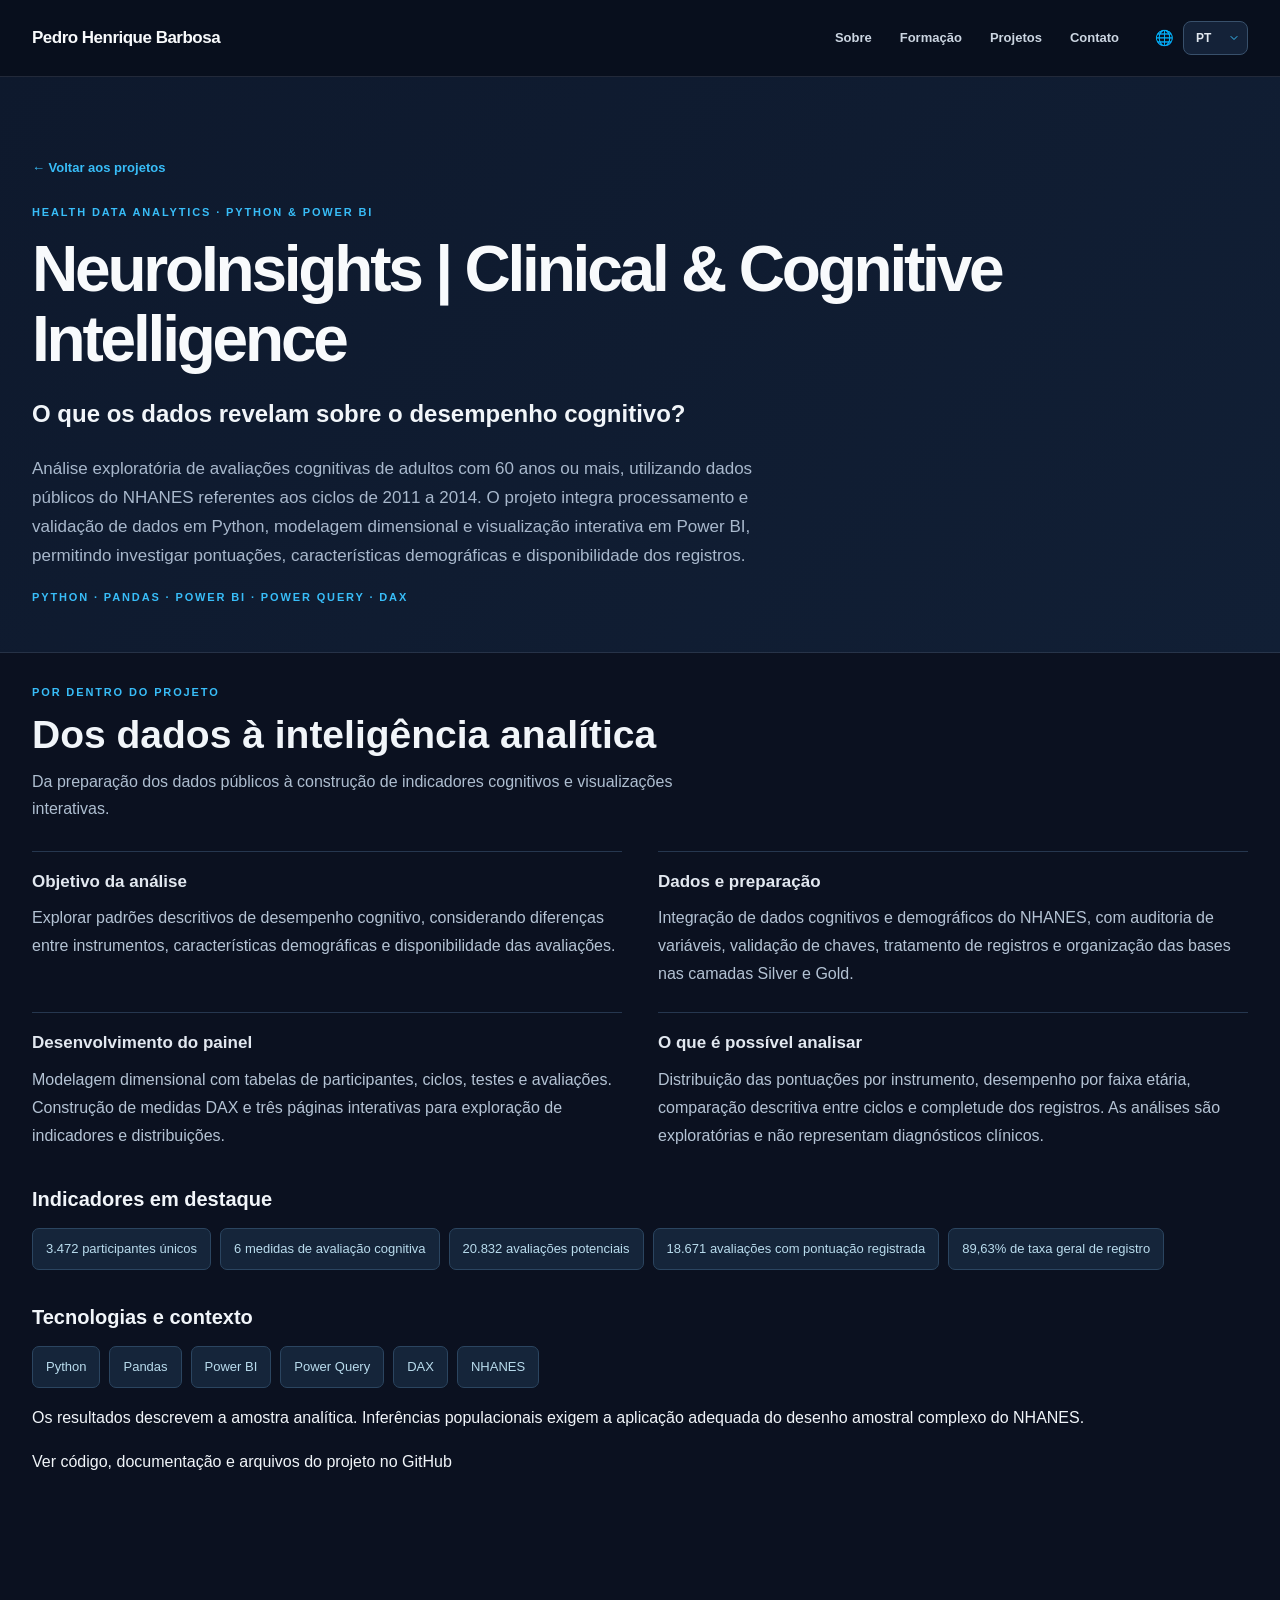
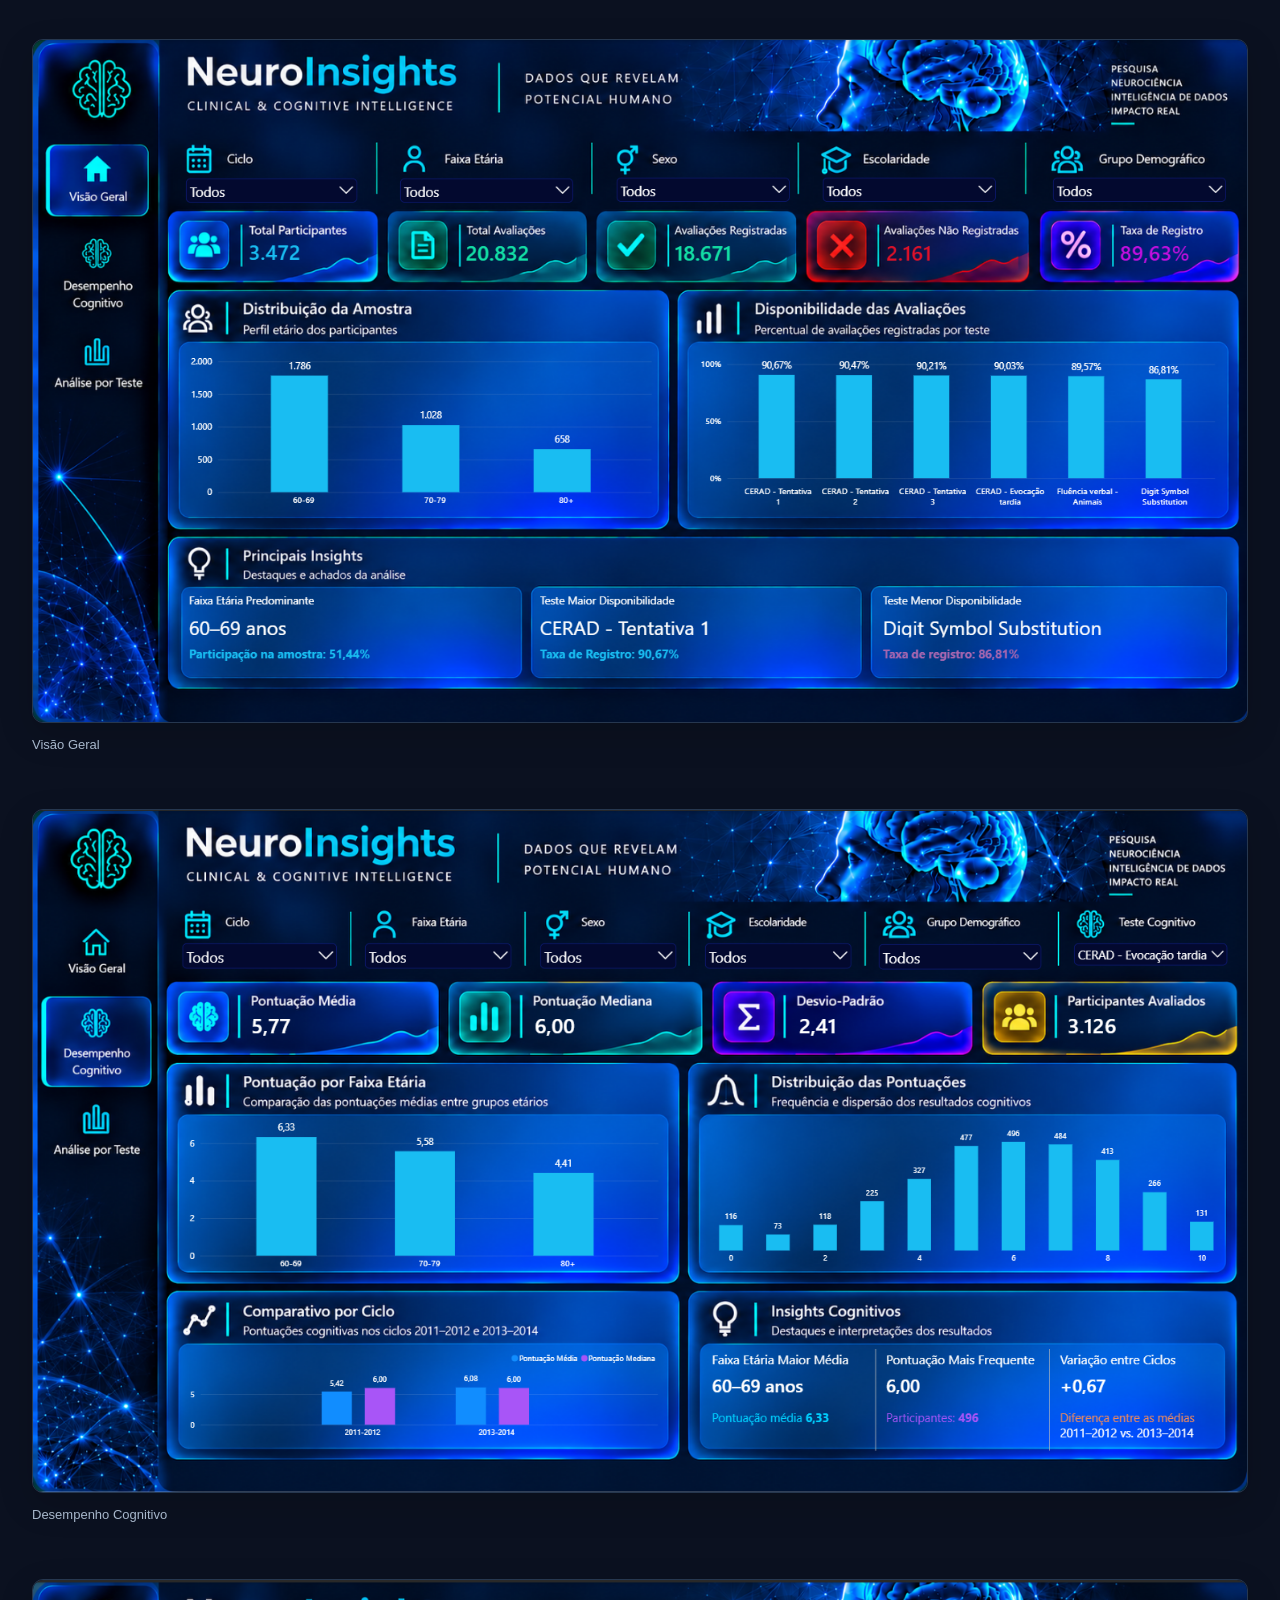
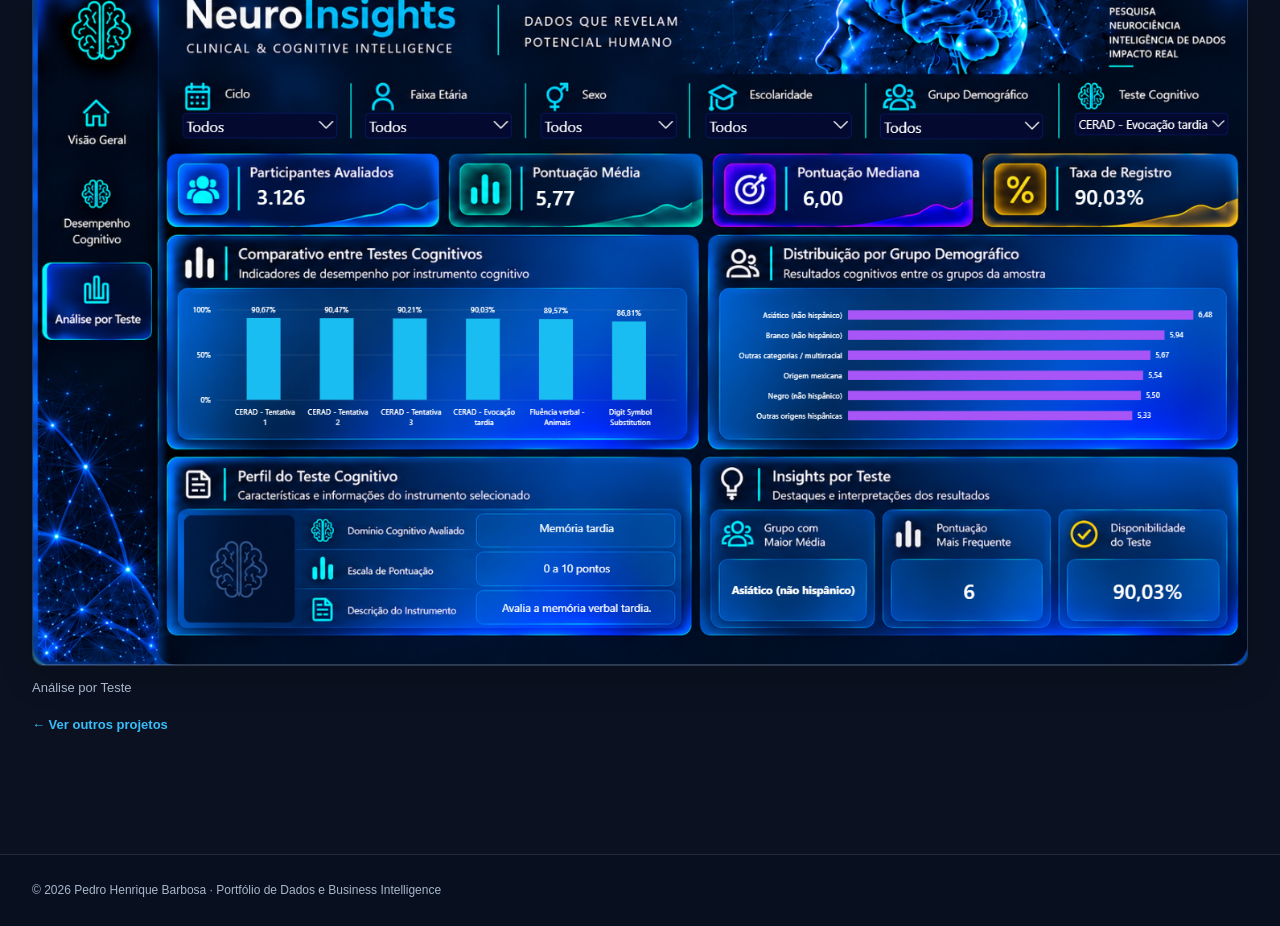
<file: projetos/neuroinsights.html>
<!DOCTYPE html>
<html lang="pt-BR">

<head>
  <meta charset="utf-8">
  <meta name="viewport" content="width=device-width, initial-scale=1">

  <meta
    name="description"
    content="NeuroInsights: análise exploratória de desempenho cognitivo com dados públicos do NHANES, Python e Power BI."
  >

  <title>NeuroInsights | Pedro Henrique Barbosa</title>

  <link href="../assets/style.css" rel="stylesheet">
</head>

<body>

  <!-- NAVEGAÇÃO -->
  <header class="navwrap">
    <div class="container nav">

      <a class="brand" href="../index.html">
        Pedro Henrique Barbosa
      </a>

      <nav class="navlinks" aria-label="Navegação principal">
        <a href="../index.html#sobre" data-i18n="navAbout">Sobre</a>
        <a href="../index.html#formacao" data-i18n="navEducation">Formação</a>
        <a href="../index.html#projetos" data-i18n="navProjects">Projetos</a>
        <a href="../index.html#contato" data-i18n="navContact">Contato</a>
      </nav>

      <div class="language-switcher">
        <label for="language-select" aria-label="Selecionar idioma">🌐</label>
        <select id="language-select" aria-label="Selecionar idioma">
          <option value="pt">PT</option>
          <option value="en">EN</option>
          <option value="es">ES</option>
        </select>
      </div>

    </div>
  </header>

  <main>

    <!-- APRESENTAÇÃO -->
    <section class="detail-head">
      <div class="container">

        <a
          class="back"
          href="../index.html#projetos"
          data-i18n="back"
        >
          ← Voltar aos projetos
        </a>

        <div class="eyebrow">
          HEALTH DATA ANALYTICS · PYTHON &amp; POWER BI
        </div>

        <h1>
          NeuroInsights | Clinical &amp; Cognitive Intelligence
        </h1>

        <h2 data-i18n="subtitle">
          O que os dados revelam sobre o desempenho cognitivo?
        </h2>

        <p data-i18n="intro">
          Análise exploratória de avaliações cognitivas de adultos com
          60 anos ou mais, utilizando dados públicos do NHANES referentes
          aos ciclos de 2011 a 2014. O projeto integra processamento e
          validação de dados em Python, modelagem dimensional e
          visualização interativa em Power BI, permitindo investigar
          pontuações, características demográficas e disponibilidade
          dos registros.
        </p>

        <div class="eyebrow">
          Python · Pandas · Power BI · Power Query · DAX
        </div>

      </div>
    </section>

    <!-- ANÁLISE DO PROJETO -->
    <section class="section project-analysis">
      <div class="container">

        <div class="eyebrow" data-i18n="analysisEyebrow">
          POR DENTRO DO PROJETO
        </div>

        <h2 class="analysis-title" data-i18n="analysisTitle">
          Dos dados à inteligência analítica
        </h2>

        <p class="analysis-intro" data-i18n="analysisIntro">
          Da preparação dos dados públicos à construção de indicadores
          cognitivos e visualizações interativas.
        </p>

        <div class="analysis-grid">

          <article class="analysis-item">
            <h3 data-i18n="objectiveTitle">
              Objetivo da análise
            </h3>

            <p data-i18n="objectiveText">
              Explorar padrões descritivos de desempenho cognitivo,
              considerando diferenças entre instrumentos, características
              demográficas e disponibilidade das avaliações.
            </p>
          </article>

          <article class="analysis-item">
            <h3 data-i18n="dataTitle">
              Dados e preparação
            </h3>

            <p data-i18n="dataText">
              Integração de dados cognitivos e demográficos do NHANES,
              com auditoria de variáveis, validação de chaves,
              tratamento de registros e organização das bases
              nas camadas Silver e Gold.
            </p>
          </article>

          <article class="analysis-item">
            <h3 data-i18n="dashboardTitle">
              Desenvolvimento do painel
            </h3>

            <p data-i18n="dashboardText">
              Modelagem dimensional com tabelas de participantes,
              ciclos, testes e avaliações. Construção de medidas DAX
              e três páginas interativas para exploração de
              indicadores e distribuições.
            </p>
          </article>

          <article class="analysis-item">
            <h3 data-i18n="insightsTitle">
              O que é possível analisar
            </h3>

            <p data-i18n="insightsText">
              Distribuição das pontuações por instrumento, desempenho
              por faixa etária, comparação descritiva entre ciclos
              e completude dos registros. As análises são exploratórias
              e não representam diagnósticos clínicos.
            </p>
          </article>

        </div>

        <!-- INDICADORES -->
        <h3 class="analysis-subtitle" data-i18n="metricsTitle">
          Indicadores em destaque
        </h3>

        <ul class="metric-list">
          <li data-i18n="metric1">3.472 participantes únicos</li>
          <li data-i18n="metric2">6 medidas de avaliação cognitiva</li>
          <li data-i18n="metric3">20.832 avaliações potenciais</li>
          <li data-i18n="metric4">18.671 avaliações com pontuação registrada</li>
          <li data-i18n="metric5">89,63% de taxa geral de registro</li>
        </ul>

        <!-- TECNOLOGIAS -->
        <h3 class="analysis-subtitle" data-i18n="techTitle">
          Tecnologias e contexto
        </h3>

        <div class="tech-tags">
          <span>Python</span>
          <span>Pandas</span>
          <span>Power BI</span>
          <span>Power Query</span>
          <span>DAX</span>
          <span>NHANES</span>
        </div>

        <!-- OBSERVAÇÃO METODOLÓGICA -->
        <p data-i18n="methodologyNote">
          Os resultados descrevem a amostra analítica.
          Inferências populacionais exigem a aplicação adequada
          do desenho amostral complexo do NHANES.
        </p>

        <!-- GITHUB -->
        <p>
          <a
            href="https://github.com/phfbr/neuroinsights-cognitive-analytics"
            target="_blank"
            rel="noopener noreferrer"
            data-i18n="githubText"
          >
            Ver código, documentação e arquivos do projeto no GitHub
          </a>
        </p>

      </div>
    </section>

    <!-- GALERIA -->
    <section class="section">
      <div class="container">

        <div class="gallery">

          <!-- DASHBOARD 01 -->
          <figure class="shot">
            <img
              src="../assets/01-visao-geral.png"
              alt="NeuroInsights — Visão Geral"
              data-alt-key="image1Alt"
              loading="lazy"
            >

            <figcaption data-i18n="image1Caption">
              Visão Geral
            </figcaption>
          </figure>

          <!-- DASHBOARD 02 -->
          <figure class="shot">
            <img
              src="../assets/02-desempenho-cognitivo.png"
              alt="NeuroInsights — Desempenho Cognitivo"
              data-alt-key="image2Alt"
              loading="lazy"
            >

            <figcaption data-i18n="image2Caption">
              Desempenho Cognitivo
            </figcaption>
          </figure>

          <!-- DASHBOARD 03 -->
          <figure class="shot">
            <img
              src="../assets/03-analise-por-teste.png"
              alt="NeuroInsights — Análise por Teste"
              data-alt-key="image3Alt"
              loading="lazy"
            >

            <figcaption data-i18n="image3Caption">
              Análise por Teste
            </figcaption>
          </figure>

        </div>

        <a
          class="back"
          href="../index.html#projetos"
          data-i18n="otherProjects"
        >
          ← Ver outros projetos
        </a>

      </div>
    </section>

  </main>

  <!-- RODAPÉ -->
  <footer class="footer">
    <div class="container">
      © 2026 Pedro Henrique Barbosa ·
      <span data-i18n="footer">
        Portfólio de Dados e Business Intelligence
      </span>
    </div>
  </footer>

  <!-- SISTEMA DE TRADUÇÃO -->
  <script>
    (() => {
      "use strict";

      const STORAGE_KEY = "portfolio-language";

      const translations = {

        // PORTUGUÊS
        pt: {
          navAbout: "Sobre",
          navEducation: "Formação",
          navProjects: "Projetos",
          navContact: "Contato",

          back: "← Voltar aos projetos",

          subtitle: "O que os dados revelam sobre o desempenho cognitivo?",

          intro: "Análise exploratória de avaliações cognitivas de adultos com 60 anos ou mais, utilizando dados públicos do NHANES referentes aos ciclos de 2011 a 2014. O projeto integra processamento e validação de dados em Python, modelagem dimensional e visualização interativa em Power BI, permitindo investigar pontuações, características demográficas e disponibilidade dos registros.",

          analysisEyebrow: "POR DENTRO DO PROJETO",

          analysisTitle: "Dos dados à inteligência analítica",

          analysisIntro: "Da preparação dos dados públicos à construção de indicadores cognitivos e visualizações interativas.",

          objectiveTitle: "Objetivo da análise",

          objectiveText: "Explorar padrões descritivos de desempenho cognitivo, considerando diferenças entre instrumentos, características demográficas e disponibilidade das avaliações.",

          dataTitle: "Dados e preparação",

          dataText: "Integração de dados cognitivos e demográficos do NHANES, com auditoria de variáveis, validação de chaves, tratamento de registros e organização das bases nas camadas Silver e Gold.",

          dashboardTitle: "Desenvolvimento do painel",

          dashboardText: "Modelagem dimensional com tabelas de participantes, ciclos, testes e avaliações. Construção de medidas DAX e três páginas interativas para exploração de indicadores e distribuições.",

          insightsTitle: "O que é possível analisar",

          insightsText: "Distribuição das pontuações por instrumento, desempenho por faixa etária, comparação descritiva entre ciclos e completude dos registros. As análises são exploratórias e não representam diagnósticos clínicos.",

          metricsTitle: "Indicadores em destaque",

          metric1: "3.472 participantes únicos",
          metric2: "6 medidas de avaliação cognitiva",
          metric3: "20.832 avaliações potenciais",
          metric4: "18.671 avaliações com pontuação registrada",
          metric5: "89,63% de taxa geral de registro",

          techTitle: "Tecnologias e contexto",

          methodologyNote: "Os resultados descrevem a amostra analítica. Inferências populacionais exigem a aplicação adequada do desenho amostral complexo do NHANES.",

          githubText: "Ver código, documentação e arquivos do projeto no GitHub",

          image1Caption: "Visão Geral",
          image2Caption: "Desempenho Cognitivo",
          image3Caption: "Análise por Teste",

          image1Alt: "NeuroInsights — Visão Geral",
          image2Alt: "NeuroInsights — Desempenho Cognitivo",
          image3Alt: "NeuroInsights — Análise por Teste",

          otherProjects: "← Ver outros projetos",

          footer: "Portfólio de Dados e Business Intelligence",

          meta: "NeuroInsights: análise exploratória de desempenho cognitivo com dados públicos do NHANES, Python e Power BI."
        },

        // INGLÊS
        en: {
          navAbout: "About",
          navEducation: "Education",
          navProjects: "Projects",
          navContact: "Contact",

          back: "← Back to projects",

          subtitle: "What does the data reveal about cognitive performance?",

          intro: "An exploratory analysis of cognitive assessments among adults aged 60 and older, using publicly available NHANES data from the 2011–2014 survey cycles. The project combines data processing and validation in Python, dimensional modeling, and interactive visualization in Power BI to explore cognitive scores, demographic characteristics, and data availability.",

          analysisEyebrow: "BEHIND THE PROJECT",

          analysisTitle: "From data to analytical intelligence",

          analysisIntro: "From preparing public datasets to developing cognitive performance indicators and interactive visualizations.",

          objectiveTitle: "Analysis objectives",

          objectiveText: "Explore descriptive patterns in cognitive performance, considering differences across assessment instruments, demographic characteristics, and assessment data availability.",

          dataTitle: "Data and preparation",

          dataText: "Integration of NHANES cognitive and demographic datasets, including variable auditing, key validation, record processing, and data organization into Silver and Gold layers.",

          dashboardTitle: "Dashboard development",

          dashboardText: "Dimensional modeling with participant, survey cycle, test, and assessment tables. Development of DAX measures and three interactive dashboard pages for exploring indicators and distributions.",

          insightsTitle: "What can be analyzed",

          insightsText: "Score distributions by assessment instrument, performance across age groups, descriptive comparisons between survey cycles, and data completeness. These analyses are exploratory and do not constitute clinical diagnoses.",

          metricsTitle: "Key indicators",

          metric1: "3,472 unique participants",
          metric2: "6 cognitive assessment measures",
          metric3: "20,832 potential assessments",
          metric4: "18,671 assessments with recorded scores",
          metric5: "89.63% overall score recording rate",

          techTitle: "Technologies and context",

          methodologyNote: "The results describe the analytical sample. Population-level inferences require appropriate consideration of the NHANES complex survey design.",

          githubText: "View project code, documentation, and files on GitHub",

          image1Caption: "Overview",
          image2Caption: "Cognitive Performance",
          image3Caption: "Test-Level Analysis",

          image1Alt: "NeuroInsights — Overview",
          image2Alt: "NeuroInsights — Cognitive Performance",
          image3Alt: "NeuroInsights — Test-Level Analysis",

          otherProjects: "← View other projects",

          footer: "Data Analytics and Business Intelligence Portfolio",

          meta: "NeuroInsights: exploratory analysis of cognitive performance using public NHANES data, Python, and Power BI."
        },

        // ESPANHOL
        es: {
          navAbout: "Sobre mí",
          navEducation: "Formación",
          navProjects: "Proyectos",
          navContact: "Contacto",

          back: "← Volver a los proyectos",

          subtitle: "¿Qué revelan los datos sobre el rendimiento cognitivo?",

          intro: "Análisis exploratorio de evaluaciones cognitivas de adultos de 60 años o más, utilizando datos públicos del NHANES correspondientes a los ciclos de 2011 a 2014. El proyecto integra procesamiento y validación de datos con Python, modelado dimensional y visualización interactiva en Power BI para explorar puntuaciones, características demográficas y disponibilidad de registros.",

          analysisEyebrow: "DETALLES DEL PROYECTO",

          analysisTitle: "De los datos a la inteligencia analítica",

          analysisIntro: "Desde la preparación de datos públicos hasta el desarrollo de indicadores cognitivos y visualizaciones interactivas.",

          objectiveTitle: "Objetivo del análisis",

          objectiveText: "Explorar patrones descriptivos del rendimiento cognitivo, considerando diferencias entre instrumentos de evaluación, características demográficas y disponibilidad de las evaluaciones.",

          dataTitle: "Datos y preparación",

          dataText: "Integración de datos cognitivos y demográficos del NHANES, incluyendo auditoría de variables, validación de claves, tratamiento de registros y organización de datos en las capas Silver y Gold.",

          dashboardTitle: "Desarrollo del dashboard",

          dashboardText: "Modelado dimensional con tablas de participantes, ciclos de encuesta, pruebas y evaluaciones. Desarrollo de medidas DAX y tres páginas interactivas para explorar indicadores y distribuciones.",

          insightsTitle: "Qué se puede analizar",

          insightsText: "Distribución de puntuaciones por instrumento, rendimiento por grupo de edad, comparaciones descriptivas entre ciclos y completitud de los registros. Los análisis son exploratorios y no constituyen diagnósticos clínicos.",

          metricsTitle: "Indicadores destacados",

          metric1: "3.472 participantes únicos",
          metric2: "6 medidas de evaluación cognitiva",
          metric3: "20.832 evaluaciones potenciales",
          metric4: "18.671 evaluaciones con puntuación registrada",
          metric5: "89,63% de tasa general de registro",

          techTitle: "Tecnologías y contexto",

          methodologyNote: "Los resultados describen la muestra analítica. Las inferencias poblacionales requieren aplicar adecuadamente el diseño muestral complejo del NHANES.",

          githubText: "Ver código, documentación y archivos del proyecto en GitHub",

          image1Caption: "Visión General",
          image2Caption: "Rendimiento Cognitivo",
          image3Caption: "Análisis por Prueba",

          image1Alt: "NeuroInsights — Visión General",
          image2Alt: "NeuroInsights — Rendimiento Cognitivo",
          image3Alt: "NeuroInsights — Análisis por Prueba",

          otherProjects: "← Ver otros proyectos",

          footer: "Portafolio de Análisis de Datos y Business Intelligence",

          meta: "NeuroInsights: análisis exploratorio del rendimiento cognitivo con datos públicos del NHANES, Python y Power BI."
        }
      };

      const selector = document.getElementById("language-select");

      function applyLanguage(language) {
        const lang = translations[language] ? language : "pt";
        const dictionary = translations[lang];

        document.documentElement.lang =
          lang === "pt" ? "pt-BR" : lang;

        document.querySelectorAll("[data-i18n]").forEach(element => {
          const key = element.dataset.i18n;

          if (Object.prototype.hasOwnProperty.call(dictionary, key)) {
            element.textContent = dictionary[key];
          }
        });

        document.querySelectorAll("[data-alt-key]").forEach(image => {
          const key = image.dataset.altKey;

          if (dictionary[key]) {
            image.alt = dictionary[key];
          }
        });

        const meta = document.querySelector('meta[name="description"]');

        if (meta) {
          meta.setAttribute("content", dictionary.meta);
        }

        selector.value = lang;

        try {
          localStorage.setItem(STORAGE_KEY, lang);
        } catch (error) {
          // A tradução continua funcionando sem armazenamento.
        }
      }

      selector.addEventListener("change", event => {
        applyLanguage(event.target.value);
      });

      let savedLanguage = "pt";

      try {
        savedLanguage = localStorage.getItem(STORAGE_KEY) || "pt";
      } catch (error) {
        savedLanguage = "pt";
      }

      applyLanguage(savedLanguage);
    })();
  </script>

</body>
</html>
</file>
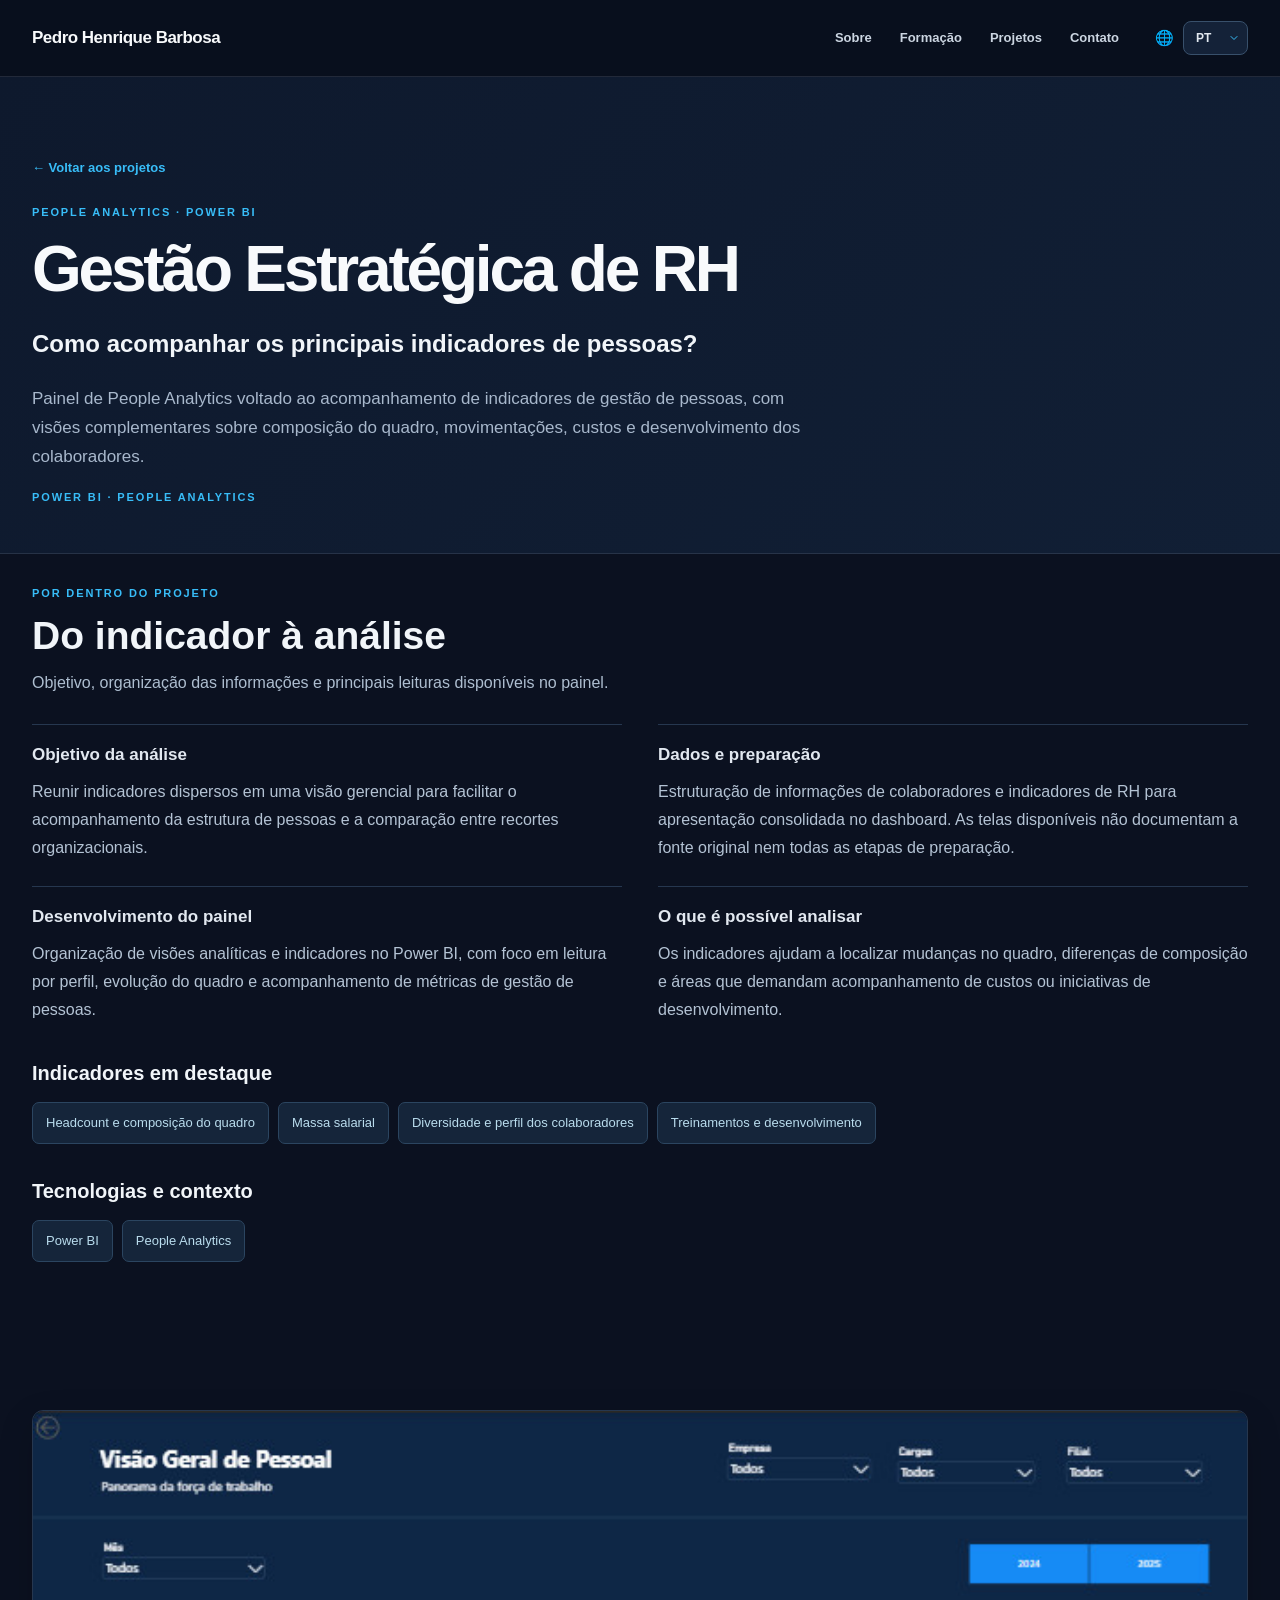
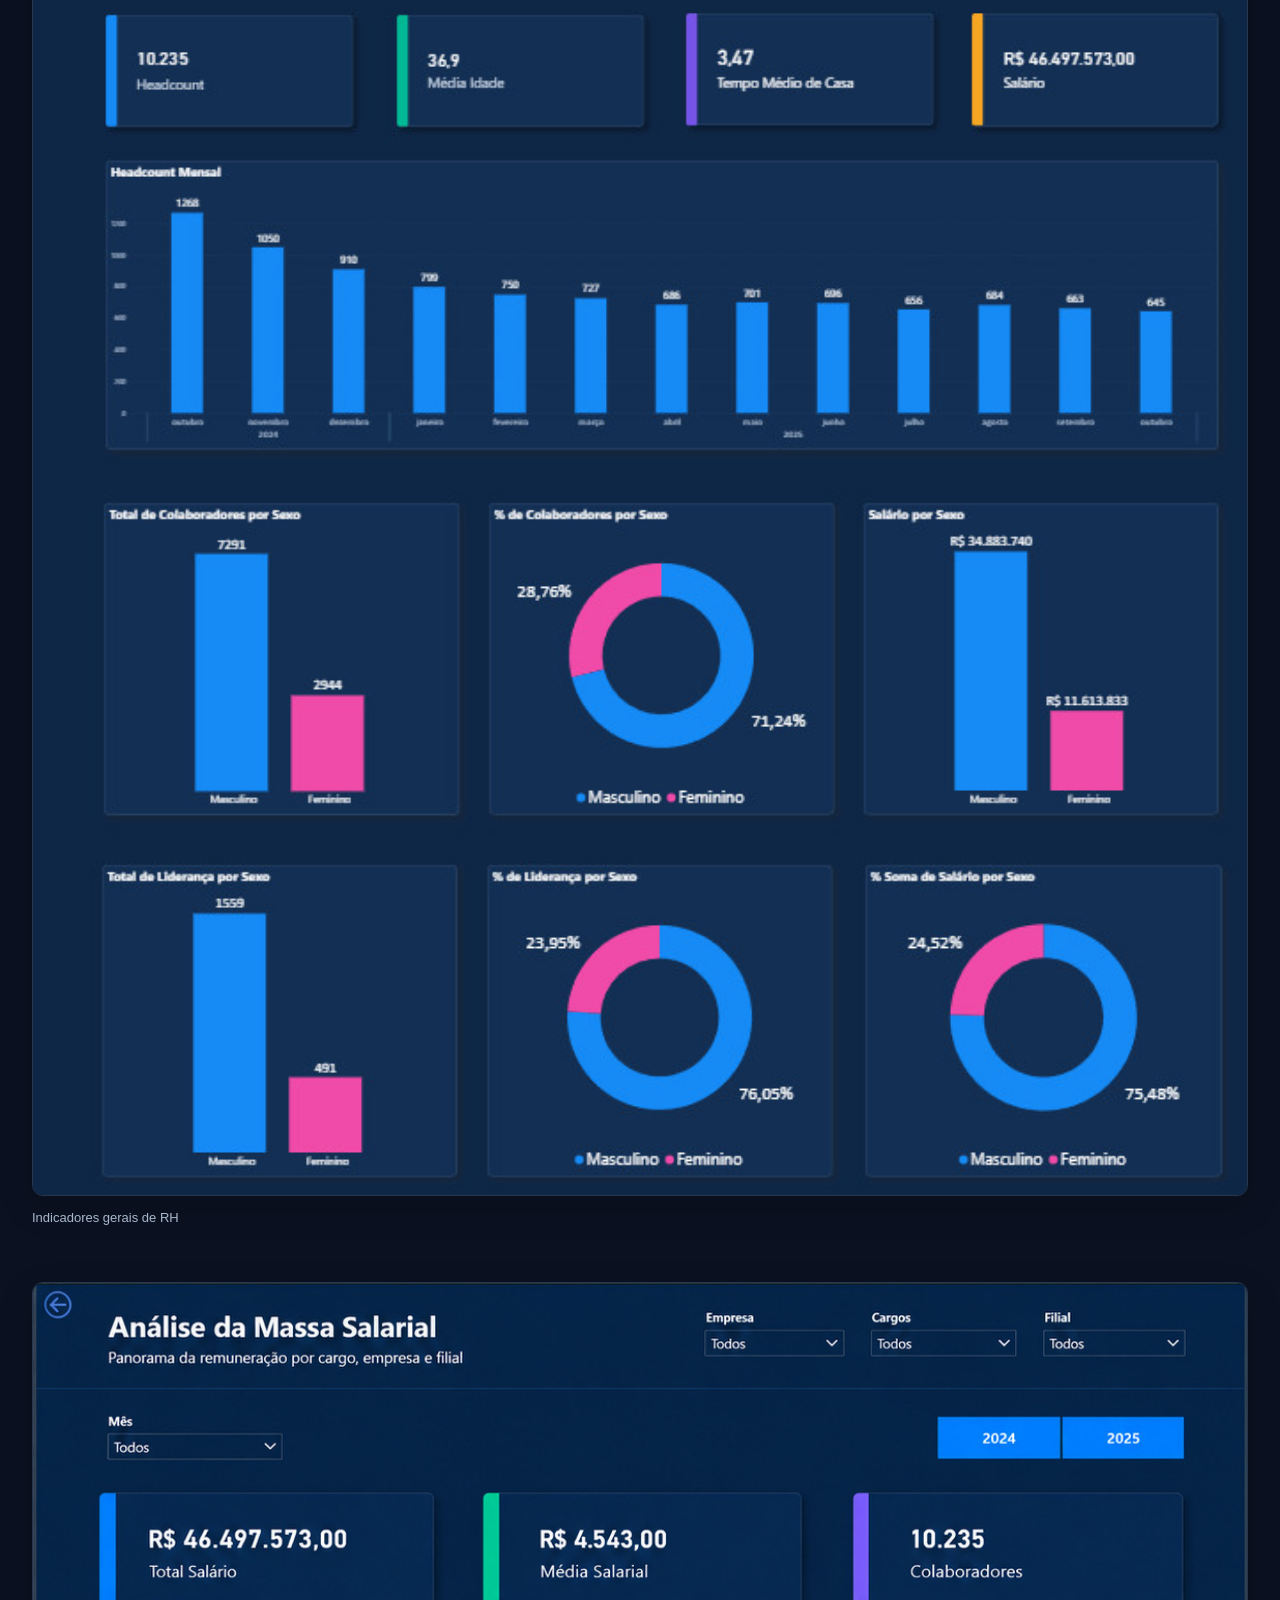
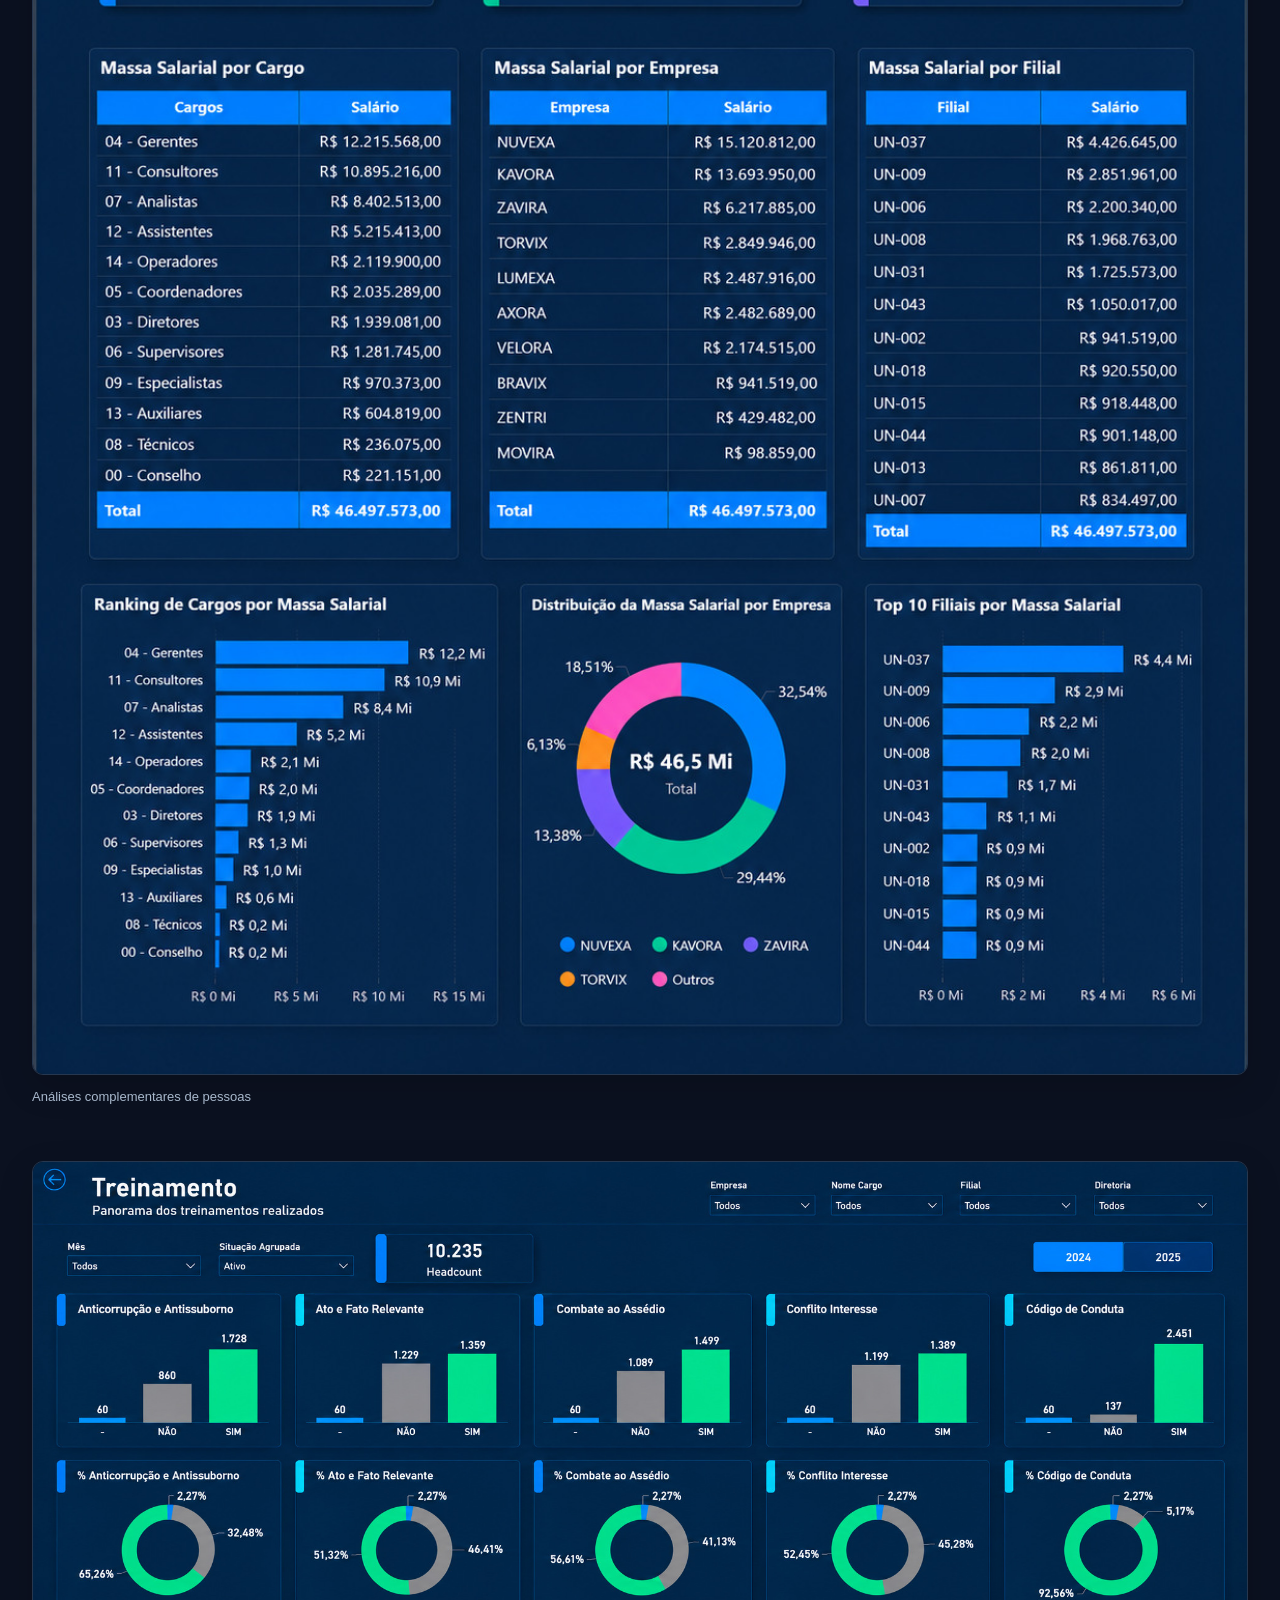
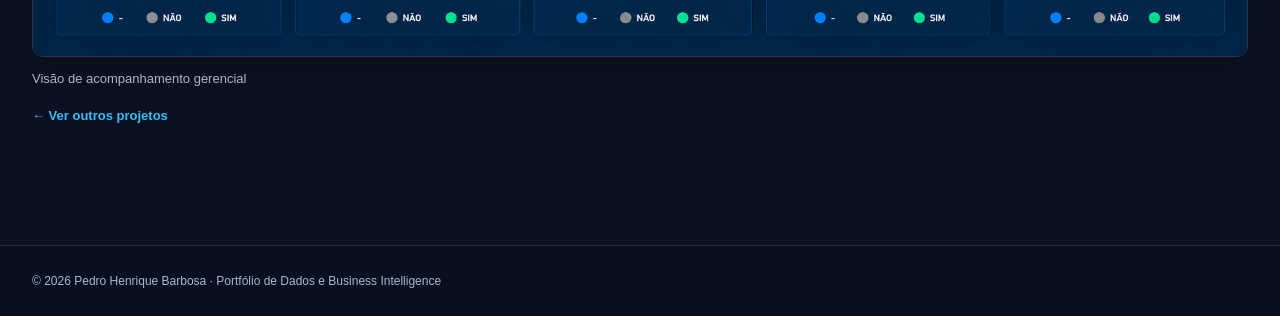
<file: projetos/rh.html>
<!DOCTYPE html>
<html lang="pt-BR">

<head>
  <meta charset="utf-8">
  <meta name="viewport" content="width=device-width, initial-scale=1">

  <meta
    name="description"
    content="Gestão Estratégica de RH | Dashboard de People Analytics desenvolvido com Power BI."
  >

  <title>Gestão Estratégica de RH | Pedro Henrique Barbosa</title>

  <link href="../assets/style.css" rel="stylesheet">
</head>

<body>

  <!-- NAVEGAÇÃO -->
  <header class="navwrap">
    <div class="container nav">

      <a class="brand" href="../index.html">
        Pedro Henrique Barbosa
      </a>

      <nav class="navlinks" aria-label="Navegação principal">
        <a href="../index.html#sobre" data-i18n="navAbout">Sobre</a>
        <a href="../index.html#formacao" data-i18n="navEducation">Formação</a>
        <a href="../index.html#projetos" data-i18n="navProjects">Projetos</a>
        <a href="../index.html#contato" data-i18n="navContact">Contato</a>
      </nav>

      <div class="language-switcher">
        <label for="language-select" aria-label="Selecionar idioma">🌐</label>
        <select id="language-select" aria-label="Selecionar idioma">
          <option value="pt">PT</option>
          <option value="en">EN</option>
          <option value="es">ES</option>
        </select>
      </div>

    </div>
  </header>

  <main>

    <!-- APRESENTAÇÃO -->
    <section class="detail-head">
      <div class="container">

        <a
          class="back"
          href="../index.html#projetos"
          data-i18n="back"
        >
          ← Voltar aos projetos
        </a>

        <div class="eyebrow">
          PEOPLE ANALYTICS · POWER BI
        </div>

        <h1 data-i18n="projectTitle">
          Gestão Estratégica de RH
        </h1>

        <h2 data-i18n="subtitle">
          Como acompanhar os principais indicadores de pessoas?
        </h2>

        <p data-i18n="intro">
          Painel de People Analytics voltado ao acompanhamento de
          indicadores de gestão de pessoas, com visões complementares
          sobre composição do quadro, movimentações, custos e
          desenvolvimento dos colaboradores.
        </p>

        <div class="eyebrow">
          Power BI · People Analytics
        </div>

      </div>
    </section>

    <!-- ANÁLISE DO PROJETO -->
    <section class="section project-analysis">
      <div class="container">

        <div class="eyebrow" data-i18n="analysisEyebrow">
          POR DENTRO DO PROJETO
        </div>

        <h2 class="analysis-title" data-i18n="analysisTitle">
          Do indicador à análise
        </h2>

        <p class="analysis-intro" data-i18n="analysisIntro">
          Objetivo, organização das informações e principais leituras
          disponíveis no painel.
        </p>

        <div class="analysis-grid">

          <article class="analysis-item">
            <h3 data-i18n="objectiveTitle">
              Objetivo da análise
            </h3>

            <p data-i18n="objectiveText">
              Reunir indicadores dispersos em uma visão gerencial
              para facilitar o acompanhamento da estrutura de pessoas
              e a comparação entre recortes organizacionais.
            </p>
          </article>

          <article class="analysis-item">
            <h3 data-i18n="dataTitle">
              Dados e preparação
            </h3>

            <p data-i18n="dataText">
              Estruturação de informações de colaboradores e indicadores
              de RH para apresentação consolidada no dashboard.
              As telas disponíveis não documentam a fonte original
              nem todas as etapas de preparação.
            </p>
          </article>

          <article class="analysis-item">
            <h3 data-i18n="dashboardTitle">
              Desenvolvimento do painel
            </h3>

            <p data-i18n="dashboardText">
              Organização de visões analíticas e indicadores no Power BI,
              com foco em leitura por perfil, evolução do quadro e
              acompanhamento de métricas de gestão de pessoas.
            </p>
          </article>

          <article class="analysis-item">
            <h3 data-i18n="insightsTitle">
              O que é possível analisar
            </h3>

            <p data-i18n="insightsText">
              Os indicadores ajudam a localizar mudanças no quadro,
              diferenças de composição e áreas que demandam
              acompanhamento de custos ou iniciativas de desenvolvimento.
            </p>
          </article>

        </div>

        <!-- INDICADORES -->
        <h3 class="analysis-subtitle" data-i18n="metricsTitle">
          Indicadores em destaque
        </h3>

        <ul class="metric-list">
          <li data-i18n="metric1">
            Headcount e composição do quadro
          </li>
          <li data-i18n="metric2">Massa salarial</li>
          <li data-i18n="metric3">
            Diversidade e perfil dos colaboradores
          </li>
          <li data-i18n="metric4">
            Treinamentos e desenvolvimento
          </li>
        </ul>

        <!-- TECNOLOGIAS -->
        <h3 class="analysis-subtitle" data-i18n="techTitle">
          Tecnologias e contexto
        </h3>

        <div class="tech-tags">
          <span>Power BI</span>
          <span>People Analytics</span>
        </div>

      </div>
    </section>

    <!-- GALERIA -->
    <section class="section">
      <div class="container">

        <div class="gallery">

          <!-- DASHBOARD 01 -->
          <figure class="shot">
            <img
              src="../assets/rh-01.jpg"
              alt="Tela 1 do projeto Gestão Estratégica de RH"
              data-alt-key="image1Alt"
              loading="lazy"
            >

            <figcaption data-i18n="image1Caption">
              Indicadores gerais de RH
            </figcaption>
          </figure>

          <!-- DASHBOARD 02 -->
          <figure class="shot">
            <img
              src="../assets/rh-02.jpg"
              alt="Tela 2 do projeto Gestão Estratégica de RH"
              data-alt-key="image2Alt"
              loading="lazy"
            >

            <figcaption data-i18n="image2Caption">
              Análises complementares de pessoas
            </figcaption>
          </figure>

          <!-- DASHBOARD 03 -->
          <figure class="shot">
            <img
              src="../assets/rh-03.jpg"
              alt="Tela 3 do projeto Gestão Estratégica de RH"
              data-alt-key="image3Alt"
              loading="lazy"
            >

            <figcaption data-i18n="image3Caption">
              Visão de acompanhamento gerencial
            </figcaption>
          </figure>

        </div>

        <a
          class="back"
          href="../index.html#projetos"
          data-i18n="otherProjects"
        >
          ← Ver outros projetos
        </a>

      </div>
    </section>

  </main>

  <!-- RODAPÉ -->
  <footer class="footer">
    <div class="container">
      © 2026 Pedro Henrique Barbosa ·
      <span data-i18n="footer">
        Portfólio de Dados e Business Intelligence
      </span>
    </div>
  </footer>

  <!-- SISTEMA DE TRADUÇÃO -->
  <script>
    (() => {
      "use strict";

      const STORAGE_KEY = "portfolio-language";

      const translations = {

        // PORTUGUÊS
        pt: {
          navAbout: "Sobre",
          navEducation: "Formação",
          navProjects: "Projetos",
          navContact: "Contato",

          back: "← Voltar aos projetos",

          projectTitle: "Gestão Estratégica de RH",

          subtitle: "Como acompanhar os principais indicadores de pessoas?",

          intro: "Painel de People Analytics voltado ao acompanhamento de indicadores de gestão de pessoas, com visões complementares sobre composição do quadro, movimentações, custos e desenvolvimento dos colaboradores.",

          analysisEyebrow: "POR DENTRO DO PROJETO",
          analysisTitle: "Do indicador à análise",

          analysisIntro: "Objetivo, organização das informações e principais leituras disponíveis no painel.",

          objectiveTitle: "Objetivo da análise",

          objectiveText: "Reunir indicadores dispersos em uma visão gerencial para facilitar o acompanhamento da estrutura de pessoas e a comparação entre recortes organizacionais.",

          dataTitle: "Dados e preparação",

          dataText: "Estruturação de informações de colaboradores e indicadores de RH para apresentação consolidada no dashboard. As telas disponíveis não documentam a fonte original nem todas as etapas de preparação.",

          dashboardTitle: "Desenvolvimento do painel",

          dashboardText: "Organização de visões analíticas e indicadores no Power BI, com foco em leitura por perfil, evolução do quadro e acompanhamento de métricas de gestão de pessoas.",

          insightsTitle: "O que é possível analisar",

          insightsText: "Os indicadores ajudam a localizar mudanças no quadro, diferenças de composição e áreas que demandam acompanhamento de custos ou iniciativas de desenvolvimento.",

          metricsTitle: "Indicadores em destaque",

          metric1: "Headcount e composição do quadro",
          metric2: "Massa salarial",
          metric3: "Diversidade e perfil dos colaboradores",
          metric4: "Treinamentos e desenvolvimento",

          techTitle: "Tecnologias e contexto",

          image1Caption: "Indicadores gerais de RH",
          image2Caption: "Análises complementares de pessoas",
          image3Caption: "Visão de acompanhamento gerencial",

          image1Alt: "Tela 1 do projeto Gestão Estratégica de RH",
          image2Alt: "Tela 2 do projeto Gestão Estratégica de RH",
          image3Alt: "Tela 3 do projeto Gestão Estratégica de RH",

          otherProjects: "← Ver outros projetos",

          footer: "Portfólio de Dados e Business Intelligence",

          meta: "Gestão Estratégica de RH | Dashboard de People Analytics desenvolvido com Power BI."
        },

        // INGLÊS
        en: {
          navAbout: "About",
          navEducation: "Education",
          navProjects: "Projects",
          navContact: "Contact",

          back: "← Back to projects",

          projectTitle: "Strategic HR Management",

          subtitle: "How can we monitor key workforce indicators?",

          intro: "A People Analytics dashboard designed to monitor workforce management indicators, featuring complementary views of workforce composition, employee movements, costs, and professional development.",

          analysisEyebrow: "BEHIND THE PROJECT",
          analysisTitle: "From indicators to insights",

          analysisIntro: "Project objectives, data organization, and the main analytical perspectives available in the dashboard.",

          objectiveTitle: "Analysis objectives",

          objectiveText: "Bring scattered HR indicators into a unified management view, making it easier to monitor workforce structure and compare different organizational segments.",

          dataTitle: "Data and preparation",

          dataText: "Organization of employee information and HR indicators into a consolidated dashboard. The available screenshots do not document the original data source or every preparation step.",

          dashboardTitle: "Dashboard development",

          dashboardText: "Development of analytical views and indicators in Power BI, focusing on employee profiles, workforce trends, and the monitoring of people management metrics.",

          insightsTitle: "What can be analyzed",

          insightsText: "The indicators help identify workforce changes, differences in employee composition, and areas requiring closer cost monitoring or professional development initiatives.",

          metricsTitle: "Key indicators",

          metric1: "Headcount and workforce composition",
          metric2: "Total payroll costs",
          metric3: "Workforce diversity and employee profiles",
          metric4: "Training and development",

          techTitle: "Technologies and context",

          image1Caption: "HR overview and key indicators",
          image2Caption: "Additional workforce analyses",
          image3Caption: "Management monitoring overview",

          image1Alt: "Dashboard 1 — Strategic HR Management",
          image2Alt: "Dashboard 2 — Strategic HR Management",
          image3Alt: "Dashboard 3 — Strategic HR Management",

          otherProjects: "← View other projects",

          footer: "Data Analytics and Business Intelligence Portfolio",

          meta: "Strategic HR Management | People Analytics dashboard developed with Power BI."
        },

        // ESPANHOL
        es: {
          navAbout: "Sobre mí",
          navEducation: "Formación",
          navProjects: "Proyectos",
          navContact: "Contacto",

          back: "← Volver a los proyectos",

          projectTitle: "Gestión Estratégica de Recursos Humanos",

          subtitle: "¿Cómo monitorear los principales indicadores de personal?",

          intro: "Dashboard de People Analytics orientado al seguimiento de indicadores de gestión de personas, con vistas complementarias sobre composición de la plantilla, movimientos de personal, costos y desarrollo de los empleados.",

          analysisEyebrow: "DETALLES DEL PROYECTO",
          analysisTitle: "De los indicadores al análisis",

          analysisIntro: "Objetivos, organización de la información y principales perspectivas analíticas disponibles en el dashboard.",

          objectiveTitle: "Objetivo del análisis",

          objectiveText: "Reunir indicadores de Recursos Humanos en una visión gerencial unificada para facilitar el seguimiento de la estructura de personal y la comparación entre segmentos organizacionales.",

          dataTitle: "Datos y preparación",

          dataText: "Organización de información de empleados e indicadores de Recursos Humanos en un dashboard consolidado. Las capturas disponibles no documentan la fuente original de datos ni todas las etapas de preparación.",

          dashboardTitle: "Desarrollo del dashboard",

          dashboardText: "Desarrollo de vistas analíticas e indicadores en Power BI, con enfoque en perfiles de empleados, evolución de la plantilla y seguimiento de métricas de gestión de personas.",

          insightsTitle: "Qué se puede analizar",

          insightsText: "Los indicadores ayudan a identificar cambios en la plantilla, diferencias en su composición y áreas que requieren seguimiento de costos o iniciativas de desarrollo profesional.",

          metricsTitle: "Indicadores destacados",

          metric1: "Plantilla y composición del personal",
          metric2: "Masa salarial",
          metric3: "Diversidad y perfil de los empleados",
          metric4: "Capacitación y desarrollo",

          techTitle: "Tecnologías y contexto",

          image1Caption: "Indicadores generales de Recursos Humanos",
          image2Caption: "Análisis complementarios de personal",
          image3Caption: "Visión de seguimiento gerencial",

          image1Alt: "Dashboard 1 — Gestión Estratégica de Recursos Humanos",
          image2Alt: "Dashboard 2 — Gestión Estratégica de Recursos Humanos",
          image3Alt: "Dashboard 3 — Gestión Estratégica de Recursos Humanos",

          otherProjects: "← Ver otros proyectos",

          footer: "Portafolio de Análisis de Datos y Business Intelligence",

          meta: "Gestión Estratégica de Recursos Humanos | Dashboard de People Analytics desarrollado con Power BI."
        }
      };

      const selector = document.getElementById("language-select");

      function applyLanguage(language) {
        const lang = translations[language] ? language : "pt";
        const dictionary = translations[lang];

        document.documentElement.lang =
          lang === "pt" ? "pt-BR" : lang;

        document.querySelectorAll("[data-i18n]").forEach(element => {
          const key = element.dataset.i18n;

          if (Object.prototype.hasOwnProperty.call(dictionary, key)) {
            element.textContent = dictionary[key];
          }
        });

        document.querySelectorAll("[data-alt-key]").forEach(image => {
          const key = image.dataset.altKey;

          if (dictionary[key]) {
            image.alt = dictionary[key];
          }
        });

        const meta = document.querySelector('meta[name="description"]');

        if (meta) {
          meta.setAttribute("content", dictionary.meta);
        }

        document.title =
          dictionary.projectTitle + " | Pedro Henrique Barbosa";

        selector.value = lang;

        try {
          localStorage.setItem(STORAGE_KEY, lang);
        } catch (error) {
          // A tradução continua funcionando sem armazenamento.
        }
      }

      selector.addEventListener("change", event => {
        applyLanguage(event.target.value);
      });

      let savedLanguage = "pt";

      try {
        savedLanguage = localStorage.getItem(STORAGE_KEY) || "pt";
      } catch (error) {
        savedLanguage = "pt";
      }

      applyLanguage(savedLanguage);
    })();
  </script>

</body>
</html>
</file>
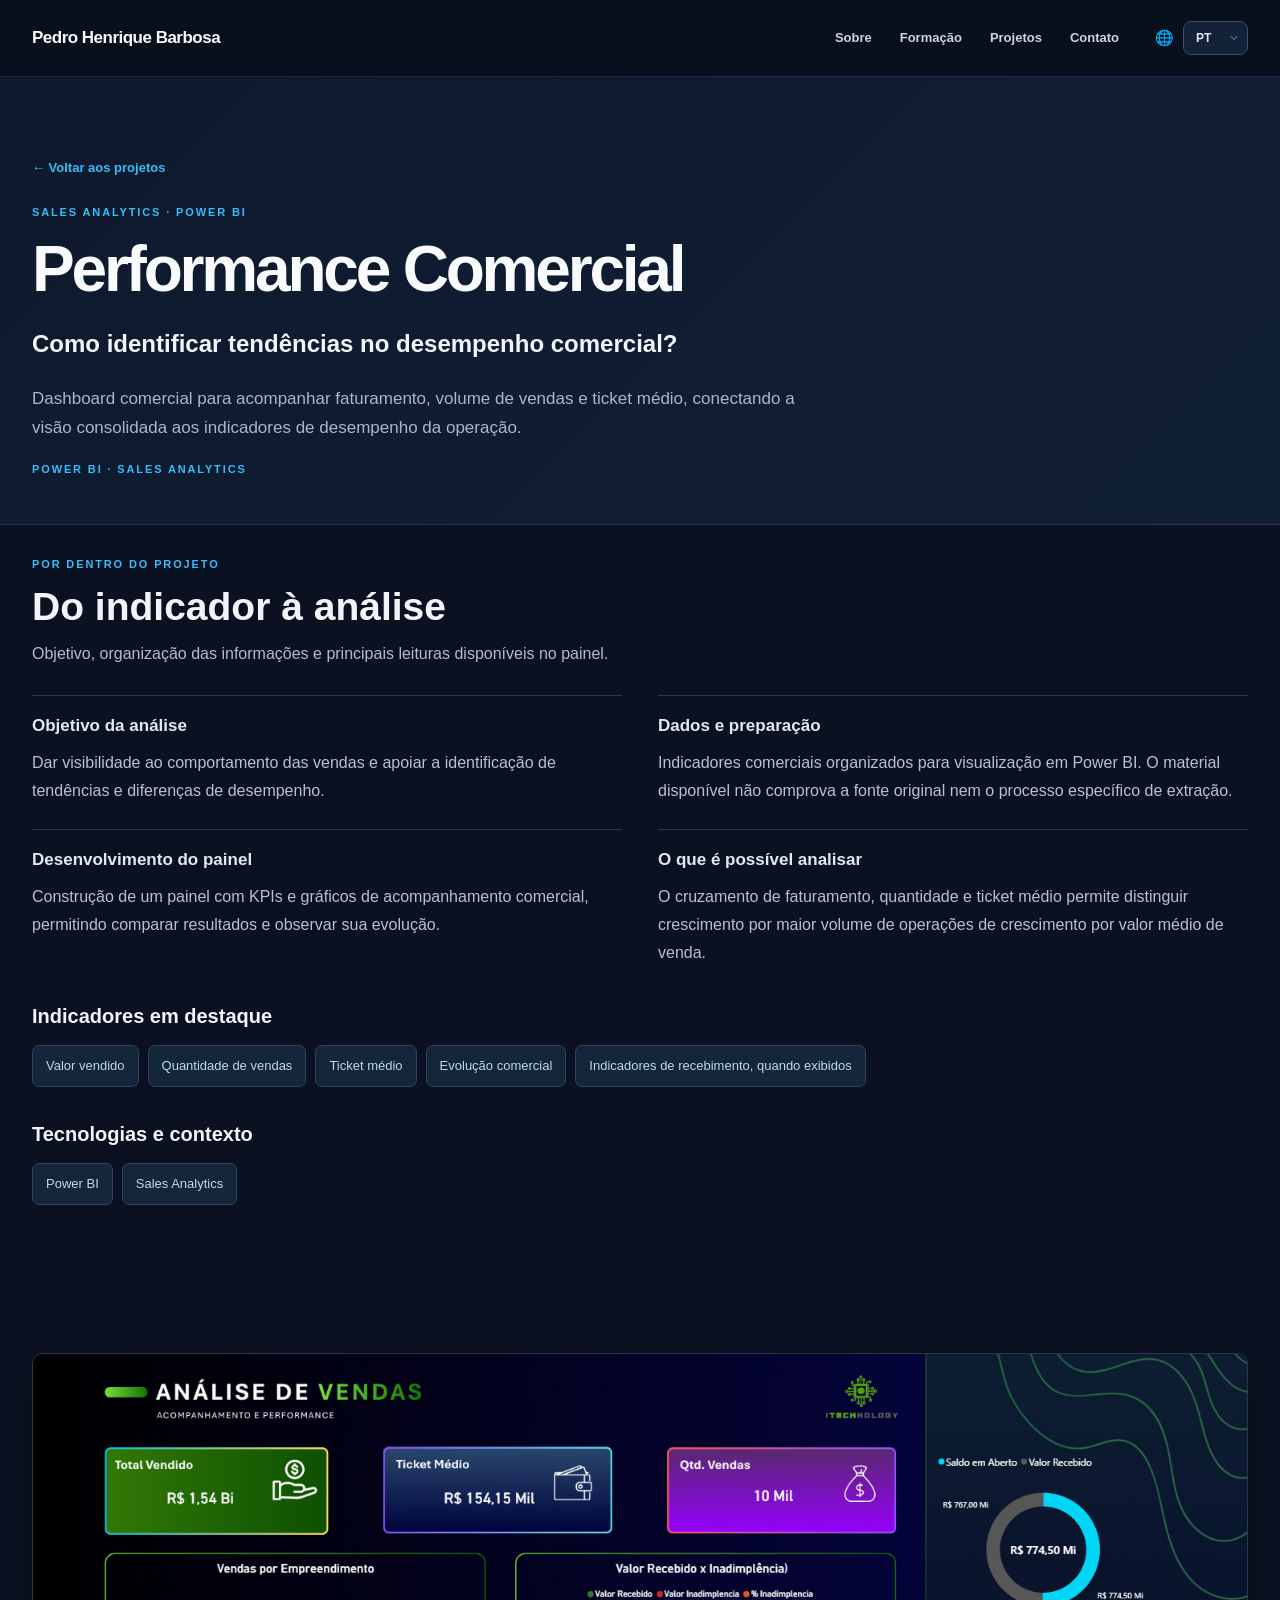
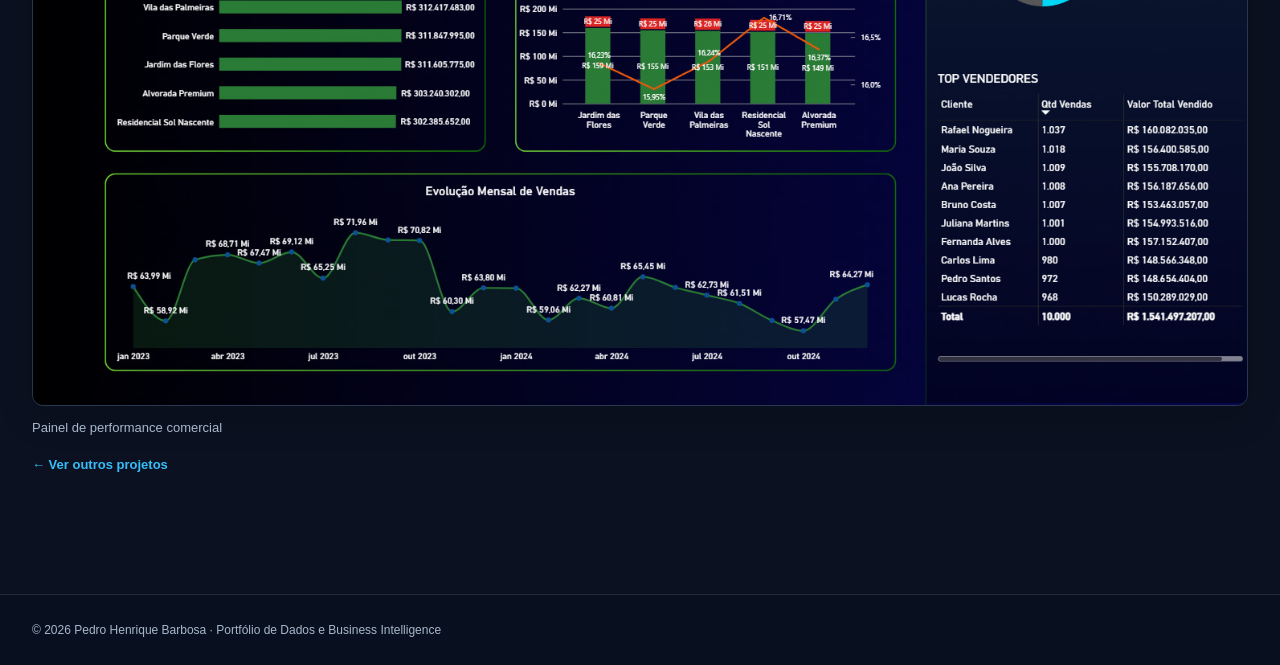
<file: projetos/vendas.html>
<!DOCTYPE html>
<html lang="pt-BR">

<head>
  <meta charset="utf-8">
  <meta name="viewport" content="width=device-width, initial-scale=1">

  <meta
    name="description"
    content="Performance Comercial | Dashboard de Sales Analytics desenvolvido com Power BI."
  >

  <title>Performance Comercial | Pedro Henrique Barbosa</title>

  <link href="../assets/style.css" rel="stylesheet">
</head>

<body>

  <!-- NAVEGAÇÃO -->
  <header class="navwrap">
    <div class="container nav">

      <a class="brand" href="../index.html">
        Pedro Henrique Barbosa
      </a>

      <nav class="navlinks" aria-label="Navegação principal">
        <a href="../index.html#sobre" data-i18n="navAbout">Sobre</a>
        <a href="../index.html#formacao" data-i18n="navEducation">Formação</a>
        <a href="../index.html#projetos" data-i18n="navProjects">Projetos</a>
        <a href="../index.html#contato" data-i18n="navContact">Contato</a>
      </nav>

      <div class="language-switcher">
        <label for="language-select" aria-label="Selecionar idioma">🌐</label>
        <select id="language-select" aria-label="Selecionar idioma">
          <option value="pt">PT</option>
          <option value="en">EN</option>
          <option value="es">ES</option>
        </select>
      </div>

    </div>
  </header>

  <main>

    <!-- APRESENTAÇÃO -->
    <section class="detail-head">
      <div class="container">

        <a
          class="back"
          href="../index.html#projetos"
          data-i18n="back"
        >
          ← Voltar aos projetos
        </a>

        <div class="eyebrow">
          SALES ANALYTICS · POWER BI
        </div>

        <h1 data-i18n="projectTitle">
          Performance Comercial
        </h1>

        <h2 data-i18n="subtitle">
          Como identificar tendências no desempenho comercial?
        </h2>

        <p data-i18n="intro">
          Dashboard comercial para acompanhar faturamento,
          volume de vendas e ticket médio, conectando a visão
          consolidada aos indicadores de desempenho da operação.
        </p>

        <div class="eyebrow">
          Power BI · Sales Analytics
        </div>

      </div>
    </section>

    <!-- ANÁLISE DO PROJETO -->
    <section class="section project-analysis">
      <div class="container">

        <div class="eyebrow" data-i18n="analysisEyebrow">
          POR DENTRO DO PROJETO
        </div>

        <h2 class="analysis-title" data-i18n="analysisTitle">
          Do indicador à análise
        </h2>

        <p class="analysis-intro" data-i18n="analysisIntro">
          Objetivo, organização das informações e principais
          leituras disponíveis no painel.
        </p>

        <div class="analysis-grid">

          <article class="analysis-item">
            <h3 data-i18n="objectiveTitle">
              Objetivo da análise
            </h3>

            <p data-i18n="objectiveText">
              Dar visibilidade ao comportamento das vendas e
              apoiar a identificação de tendências e diferenças
              de desempenho.
            </p>
          </article>

          <article class="analysis-item">
            <h3 data-i18n="dataTitle">
              Dados e preparação
            </h3>

            <p data-i18n="dataText">
              Indicadores comerciais organizados para visualização
              em Power BI. O material disponível não comprova a
              fonte original nem o processo específico de extração.
            </p>
          </article>

          <article class="analysis-item">
            <h3 data-i18n="dashboardTitle">
              Desenvolvimento do painel
            </h3>

            <p data-i18n="dashboardText">
              Construção de um painel com KPIs e gráficos de
              acompanhamento comercial, permitindo comparar
              resultados e observar sua evolução.
            </p>
          </article>

          <article class="analysis-item">
            <h3 data-i18n="insightsTitle">
              O que é possível analisar
            </h3>

            <p data-i18n="insightsText">
              O cruzamento de faturamento, quantidade e ticket
              médio permite distinguir crescimento por maior
              volume de operações de crescimento por valor
              médio de venda.
            </p>
          </article>

        </div>

        <!-- INDICADORES -->
        <h3 class="analysis-subtitle" data-i18n="metricsTitle">
          Indicadores em destaque
        </h3>

        <ul class="metric-list">
          <li data-i18n="metric1">Valor vendido</li>
          <li data-i18n="metric2">Quantidade de vendas</li>
          <li data-i18n="metric3">Ticket médio</li>
          <li data-i18n="metric4">Evolução comercial</li>
          <li data-i18n="metric5">
            Indicadores de recebimento, quando exibidos
          </li>
        </ul>

        <!-- TECNOLOGIAS -->
        <h3 class="analysis-subtitle" data-i18n="techTitle">
          Tecnologias e contexto
        </h3>

        <div class="tech-tags">
          <span>Power BI</span>
          <span>Sales Analytics</span>
        </div>

      </div>
    </section>

    <!-- GALERIA -->
    <section class="section">
      <div class="container">

        <div class="gallery">

          <figure class="shot">
            <img
              src="../assets/vendas.jpg"
              alt="Tela 1 do projeto Performance Comercial"
              data-alt-key="imageAlt"
              loading="lazy"
            >

            <figcaption data-i18n="imageCaption">
              Painel de performance comercial
            </figcaption>
          </figure>

        </div>

        <a
          class="back"
          href="../index.html#projetos"
          data-i18n="otherProjects"
        >
          ← Ver outros projetos
        </a>

      </div>
    </section>

  </main>

  <!-- RODAPÉ -->
  <footer class="footer">
    <div class="container">
      © 2026 Pedro Henrique Barbosa ·
      <span data-i18n="footer">
        Portfólio de Dados e Business Intelligence
      </span>
    </div>
  </footer>

  <!-- SISTEMA DE TRADUÇÃO -->
  <script>
    (() => {
      "use strict";

      const STORAGE_KEY = "portfolio-language";

      const translations = {

        // PORTUGUÊS
        pt: {
          navAbout: "Sobre",
          navEducation: "Formação",
          navProjects: "Projetos",
          navContact: "Contato",

          back: "← Voltar aos projetos",

          projectTitle: "Performance Comercial",

          subtitle: "Como identificar tendências no desempenho comercial?",

          intro: "Dashboard comercial para acompanhar faturamento, volume de vendas e ticket médio, conectando a visão consolidada aos indicadores de desempenho da operação.",

          analysisEyebrow: "POR DENTRO DO PROJETO",
          analysisTitle: "Do indicador à análise",

          analysisIntro: "Objetivo, organização das informações e principais leituras disponíveis no painel.",

          objectiveTitle: "Objetivo da análise",

          objectiveText: "Dar visibilidade ao comportamento das vendas e apoiar a identificação de tendências e diferenças de desempenho.",

          dataTitle: "Dados e preparação",

          dataText: "Indicadores comerciais organizados para visualização em Power BI. O material disponível não comprova a fonte original nem o processo específico de extração.",

          dashboardTitle: "Desenvolvimento do painel",

          dashboardText: "Construção de um painel com KPIs e gráficos de acompanhamento comercial, permitindo comparar resultados e observar sua evolução.",

          insightsTitle: "O que é possível analisar",

          insightsText: "O cruzamento de faturamento, quantidade e ticket médio permite distinguir crescimento por maior volume de operações de crescimento por valor médio de venda.",

          metricsTitle: "Indicadores em destaque",

          metric1: "Valor vendido",
          metric2: "Quantidade de vendas",
          metric3: "Ticket médio",
          metric4: "Evolução comercial",
          metric5: "Indicadores de recebimento, quando exibidos",

          techTitle: "Tecnologias e contexto",

          imageCaption: "Painel de performance comercial",
          imageAlt: "Tela 1 do projeto Performance Comercial",

          otherProjects: "← Ver outros projetos",

          footer: "Portfólio de Dados e Business Intelligence",

          meta: "Performance Comercial | Dashboard de Sales Analytics desenvolvido com Power BI."
        },

        // INGLÊS
        en: {
          navAbout: "About",
          navEducation: "Education",
          navProjects: "Projects",
          navContact: "Contact",

          back: "← Back to projects",

          projectTitle: "Sales Performance",

          subtitle: "How can we identify trends in sales performance?",

          intro: "A sales analytics dashboard designed to monitor revenue, sales volume, and average transaction value, connecting consolidated results with key operational performance indicators.",

          analysisEyebrow: "BEHIND THE PROJECT",
          analysisTitle: "From indicators to insights",

          analysisIntro: "Project objectives, data organization, and the main analytical perspectives available in the dashboard.",

          objectiveTitle: "Analysis objectives",

          objectiveText: "Provide visibility into sales behavior and support the identification of trends and performance differences.",

          dataTitle: "Data and preparation",

          dataText: "Sales indicators organized for visualization in Power BI. The available material does not verify the original data source or the specific extraction process.",

          dashboardTitle: "Dashboard development",

          dashboardText: "Development of a dashboard featuring KPIs and sales monitoring charts, enabling performance comparisons and trend analysis.",

          insightsTitle: "What can be analyzed",

          insightsText: "Analyzing revenue, sales quantity, and average transaction value together helps distinguish growth driven by a higher number of transactions from growth driven by higher average sales values.",

          metricsTitle: "Key indicators",

          metric1: "Sales revenue",
          metric2: "Number of sales",
          metric3: "Average transaction value",
          metric4: "Sales performance trends",
          metric5: "Payment receipt indicators, when displayed",

          techTitle: "Technologies and context",

          imageCaption: "Sales performance dashboard",
          imageAlt: "Sales Performance dashboard",

          otherProjects: "← View other projects",

          footer: "Data Analytics and Business Intelligence Portfolio",

          meta: "Sales Performance | Sales Analytics dashboard developed with Power BI."
        },

        // ESPANHOL
        es: {
          navAbout: "Sobre mí",
          navEducation: "Formación",
          navProjects: "Proyectos",
          navContact: "Contacto",

          back: "← Volver a los proyectos",

          projectTitle: "Rendimiento Comercial",

          subtitle: "¿Cómo identificar tendencias en el rendimiento comercial?",

          intro: "Dashboard comercial para monitorear la facturación, el volumen de ventas y el ticket promedio, conectando una visión consolidada con los principales indicadores de rendimiento de la operación.",

          analysisEyebrow: "DETALLES DEL PROYECTO",
          analysisTitle: "De los indicadores al análisis",

          analysisIntro: "Objetivos, organización de la información y principales perspectivas analíticas disponibles en el dashboard.",

          objectiveTitle: "Objetivo del análisis",

          objectiveText: "Dar visibilidad al comportamiento de las ventas y apoyar la identificación de tendencias y diferencias de rendimiento.",

          dataTitle: "Datos y preparación",

          dataText: "Indicadores comerciales organizados para su visualización en Power BI. El material disponible no permite verificar la fuente original de los datos ni el proceso específico de extracción.",

          dashboardTitle: "Desarrollo del dashboard",

          dashboardText: "Desarrollo de un dashboard con KPIs y gráficos de seguimiento comercial, que permite comparar resultados y observar su evolución.",

          insightsTitle: "Qué se puede analizar",

          insightsText: "El análisis conjunto de facturación, cantidad de ventas y ticket promedio permite distinguir el crecimiento impulsado por un mayor volumen de operaciones del crecimiento generado por un mayor valor promedio de venta.",

          metricsTitle: "Indicadores destacados",

          metric1: "Valor de ventas",
          metric2: "Cantidad de ventas",
          metric3: "Ticket promedio",
          metric4: "Evolución comercial",
          metric5: "Indicadores de cobros, cuando se muestran",

          techTitle: "Tecnologías y contexto",

          imageCaption: "Dashboard de rendimiento comercial",
          imageAlt: "Dashboard de Rendimiento Comercial",

          otherProjects: "← Ver otros proyectos",

          footer: "Portafolio de Análisis de Datos y Business Intelligence",

          meta: "Rendimiento Comercial | Dashboard de Sales Analytics desarrollado con Power BI."
        }
      };

      const selector = document.getElementById("language-select");

      function applyLanguage(language) {
        const lang = translations[language] ? language : "pt";
        const dictionary = translations[lang];

        document.documentElement.lang =
          lang === "pt" ? "pt-BR" : lang;

        document.querySelectorAll("[data-i18n]").forEach(element => {
          const key = element.dataset.i18n;

          if (Object.prototype.hasOwnProperty.call(dictionary, key)) {
            element.textContent = dictionary[key];
          }
        });

        document.querySelectorAll("[data-alt-key]").forEach(image => {
          const key = image.dataset.altKey;

          if (dictionary[key]) {
            image.alt = dictionary[key];
          }
        });

        const meta = document.querySelector('meta[name="description"]');

        if (meta) {
          meta.setAttribute("content", dictionary.meta);
        }

        document.title =
          dictionary.projectTitle + " | Pedro Henrique Barbosa";

        selector.value = lang;

        try {
          localStorage.setItem(STORAGE_KEY, lang);
        } catch (error) {
          // A tradução continua funcionando sem armazenamento.
        }
      }

      selector.addEventListener("change", event => {
        applyLanguage(event.target.value);
      });

      let savedLanguage = "pt";

      try {
        savedLanguage = localStorage.getItem(STORAGE_KEY) || "pt";
      } catch (error) {
        savedLanguage = "pt";
      }

      applyLanguage(savedLanguage);
    })();
  </script>

</body>
</html>
</file>
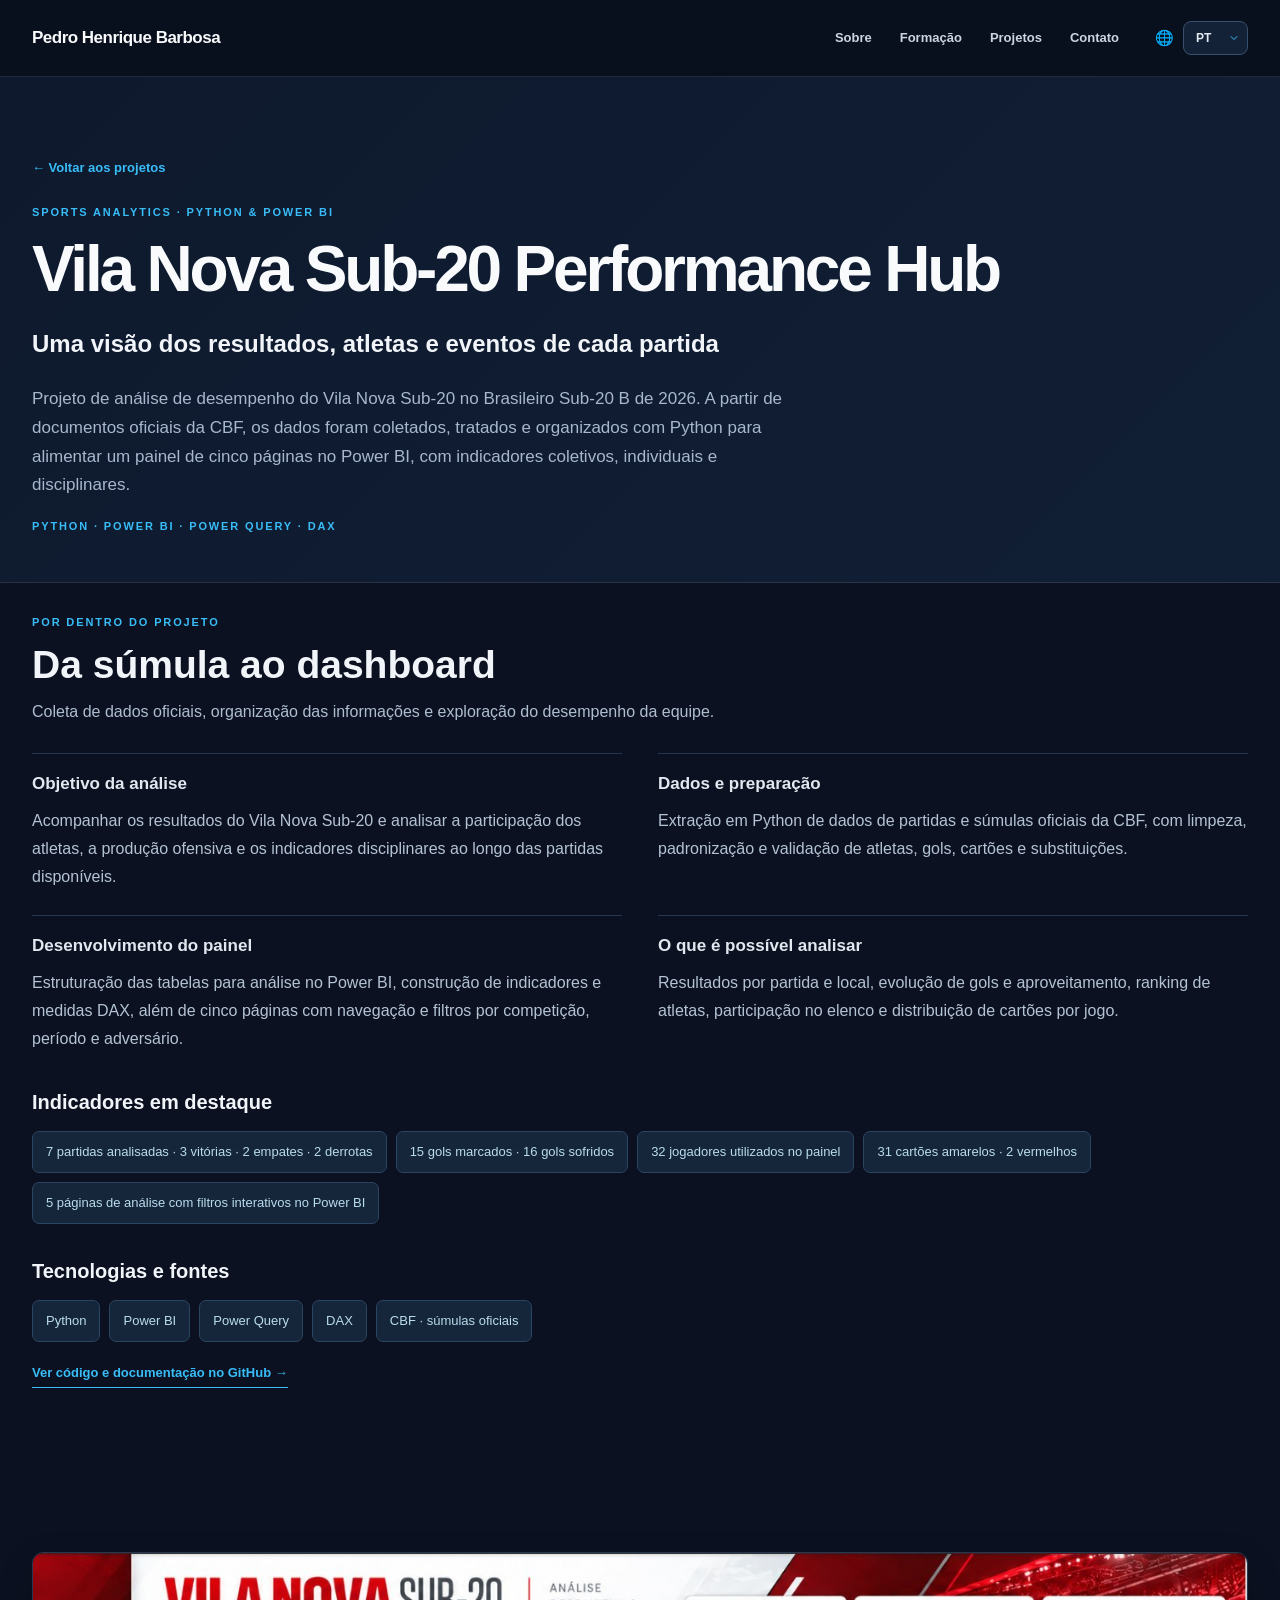
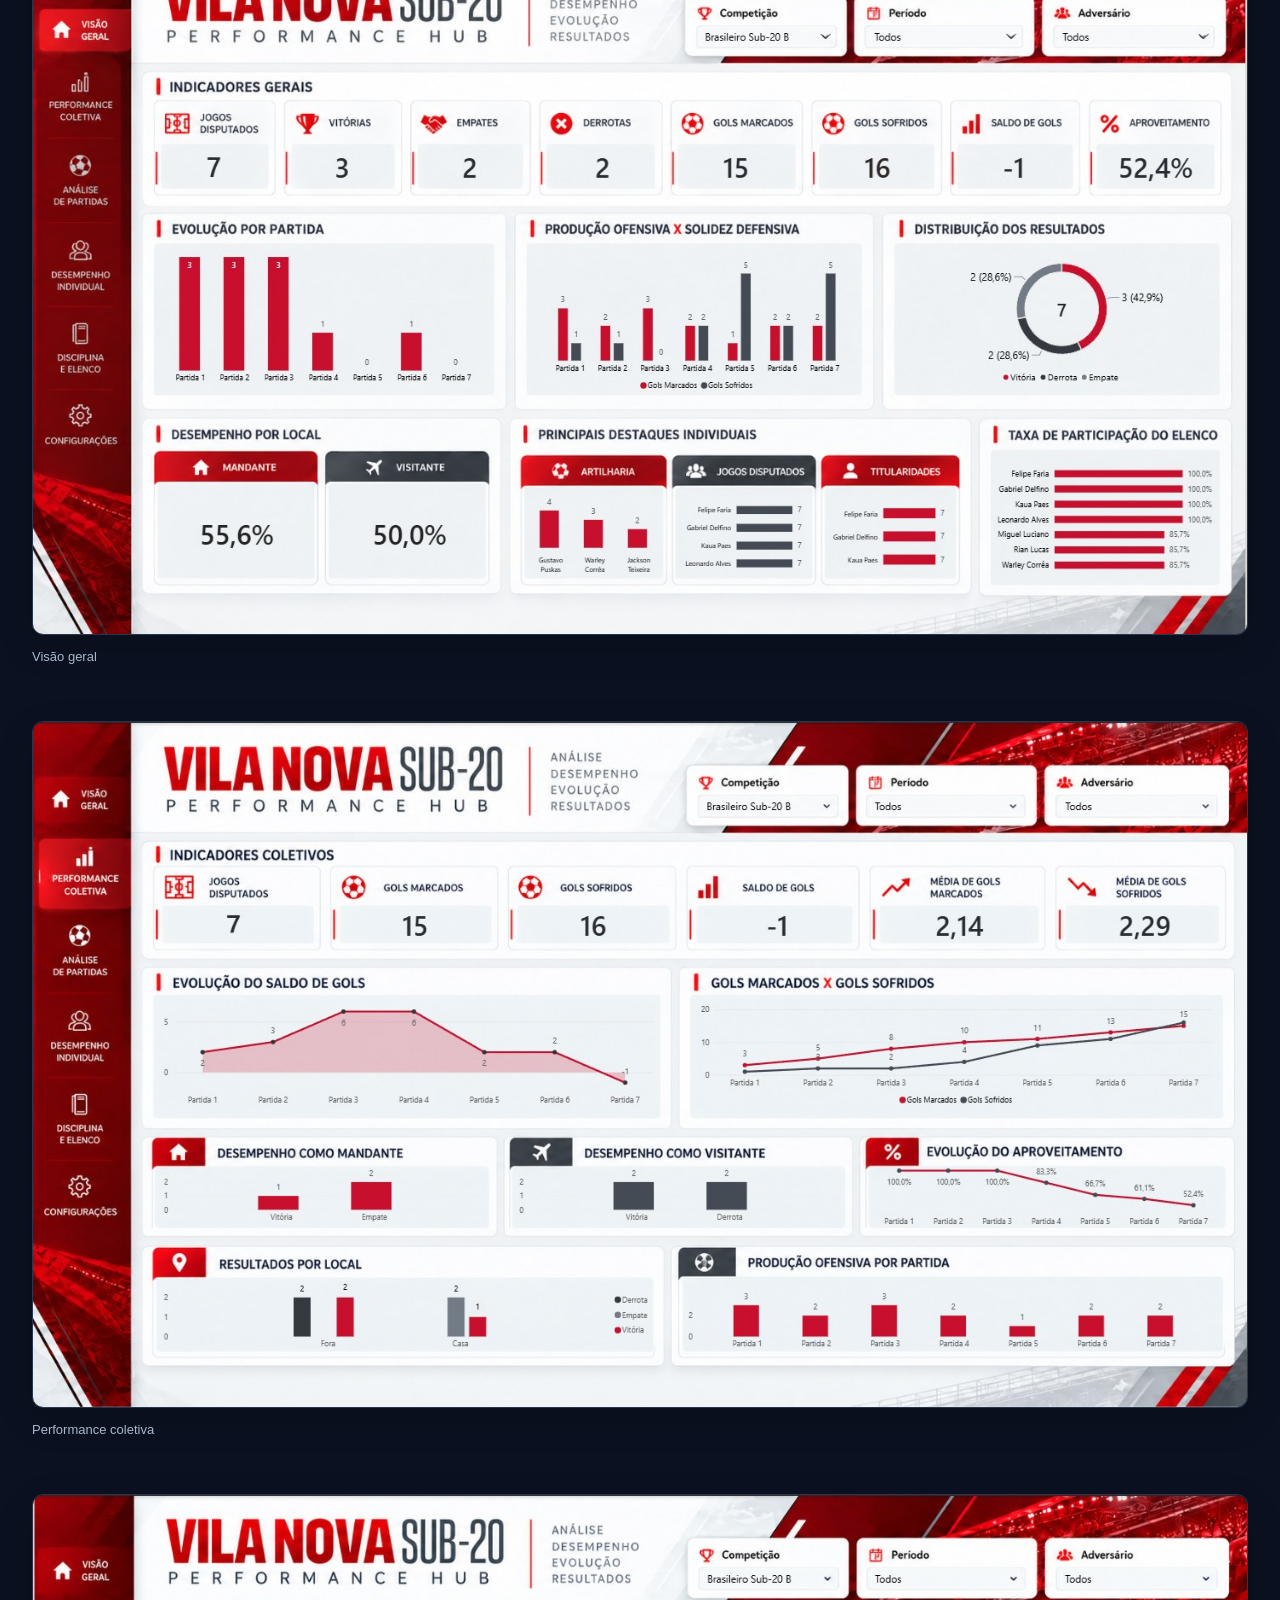
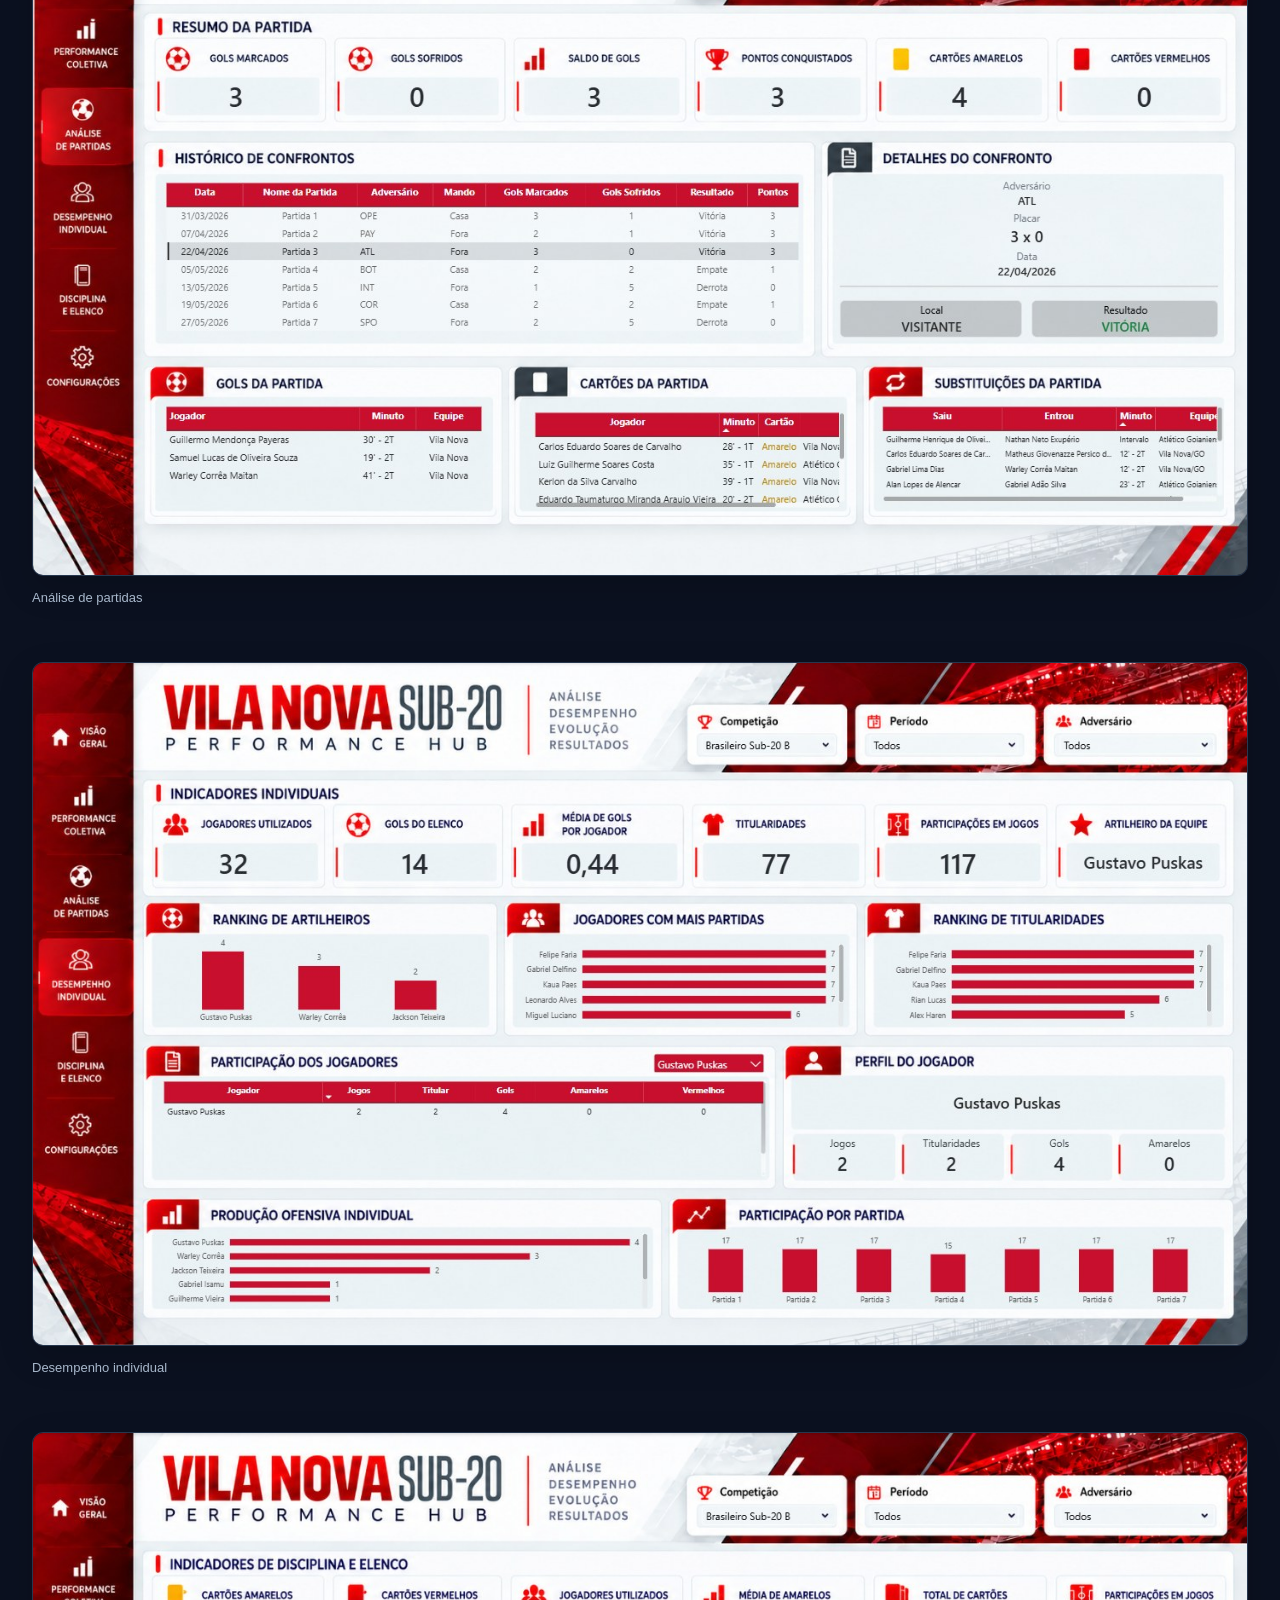
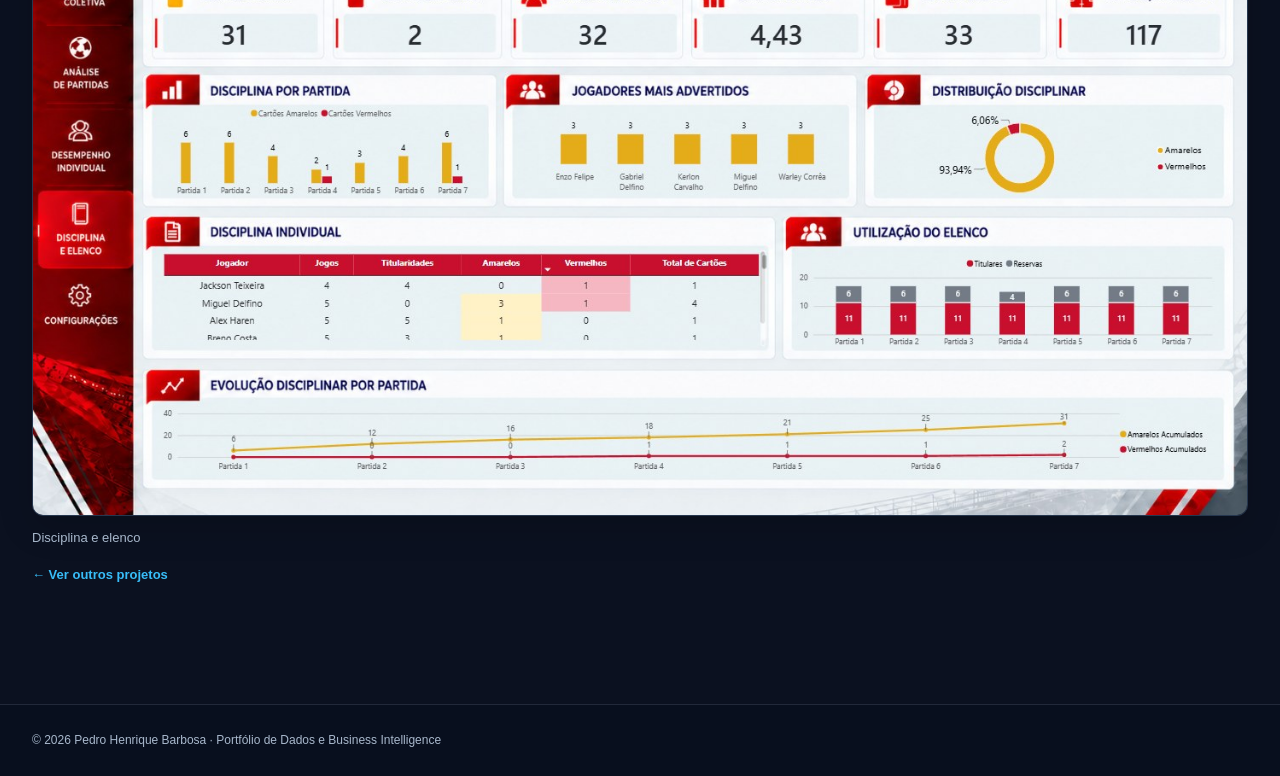
<file: projetos/vila-nova.html>
<!DOCTYPE html>
<html lang="pt-BR">

<head>
  <meta charset="utf-8">
  <meta name="viewport" content="width=device-width, initial-scale=1">

  <meta
    name="description"
    content="Vila Nova Sub-20 Performance Hub | Análise de desempenho no Brasileiro Sub-20 B de 2026 com dados oficiais da CBF, Python e Power BI."
  >

  <title>Vila Nova Sub-20 Performance Hub | Pedro Henrique Barbosa</title>

  <link href="../assets/style.css" rel="stylesheet">
</head>

<body>

  <!-- NAVEGAÇÃO -->
  <header class="navwrap">
    <div class="container nav">

      <a class="brand" href="../index.html">
        Pedro Henrique Barbosa
      </a>

      <nav class="navlinks" aria-label="Navegação principal">
        <a href="../index.html#sobre" data-i18n="navAbout">Sobre</a>
        <a href="../index.html#formacao" data-i18n="navEducation">Formação</a>
        <a href="../index.html#projetos" data-i18n="navProjects">Projetos</a>
        <a href="../index.html#contato" data-i18n="navContact">Contato</a>
      </nav>

      <div class="language-switcher">
        <label for="language-select" aria-label="Selecionar idioma">🌐</label>
        <select id="language-select" aria-label="Selecionar idioma">
          <option value="pt">PT</option>
          <option value="en">EN</option>
          <option value="es">ES</option>
        </select>
      </div>

    </div>
  </header>

  <main>

    <!-- APRESENTAÇÃO -->
    <section class="detail-head">
      <div class="container">

        <a
          class="back"
          href="../index.html#projetos"
          data-i18n="back"
        >
          ← Voltar aos projetos
        </a>

        <div class="eyebrow">
          SPORTS ANALYTICS · PYTHON &amp; POWER BI
        </div>

        <h1>Vila Nova Sub-20 Performance Hub</h1>

        <h2 data-i18n="subtitle">
          Uma visão dos resultados, atletas e eventos de cada partida
        </h2>

        <p data-i18n="intro">
          Projeto de análise de desempenho do Vila Nova Sub-20 no
          Brasileiro Sub-20 B de 2026. A partir de documentos oficiais
          da CBF, os dados foram coletados, tratados e organizados
          com Python para alimentar um painel de cinco páginas no
          Power BI, com indicadores coletivos, individuais e disciplinares.
        </p>

        <div class="eyebrow">
          Python · Power BI · Power Query · DAX
        </div>

      </div>
    </section>

    <!-- ANÁLISE DO PROJETO -->
    <section class="section project-analysis">
      <div class="container">

        <div class="eyebrow" data-i18n="analysisEyebrow">
          POR DENTRO DO PROJETO
        </div>

        <h2 class="analysis-title" data-i18n="analysisTitle">
          Da súmula ao dashboard
        </h2>

        <p class="analysis-intro" data-i18n="analysisIntro">
          Coleta de dados oficiais, organização das informações
          e exploração do desempenho da equipe.
        </p>

        <div class="analysis-grid">

          <article class="analysis-item">
            <h3 data-i18n="objectiveTitle">
              Objetivo da análise
            </h3>

            <p data-i18n="objectiveText">
              Acompanhar os resultados do Vila Nova Sub-20 e analisar
              a participação dos atletas, a produção ofensiva e os
              indicadores disciplinares ao longo das partidas disponíveis.
            </p>
          </article>

          <article class="analysis-item">
            <h3 data-i18n="dataTitle">
              Dados e preparação
            </h3>

            <p data-i18n="dataText">
              Extração em Python de dados de partidas e súmulas
              oficiais da CBF, com limpeza, padronização e validação
              de atletas, gols, cartões e substituições.
            </p>
          </article>

          <article class="analysis-item">
            <h3 data-i18n="dashboardTitle">
              Desenvolvimento do painel
            </h3>

            <p data-i18n="dashboardText">
              Estruturação das tabelas para análise no Power BI,
              construção de indicadores e medidas DAX, além de
              cinco páginas com navegação e filtros por competição,
              período e adversário.
            </p>
          </article>

          <article class="analysis-item">
            <h3 data-i18n="insightsTitle">
              O que é possível analisar
            </h3>

            <p data-i18n="insightsText">
              Resultados por partida e local, evolução de gols
              e aproveitamento, ranking de atletas, participação
              no elenco e distribuição de cartões por jogo.
            </p>
          </article>

        </div>

        <!-- INDICADORES -->
        <h3 class="analysis-subtitle" data-i18n="metricsTitle">
          Indicadores em destaque
        </h3>

        <ul class="metric-list">
          <li data-i18n="metric1">
            7 partidas analisadas · 3 vitórias · 2 empates · 2 derrotas
          </li>
          <li data-i18n="metric2">
            15 gols marcados · 16 gols sofridos
          </li>
          <li data-i18n="metric3">
            32 jogadores utilizados no painel
          </li>
          <li data-i18n="metric4">
            31 cartões amarelos · 2 vermelhos
          </li>
          <li data-i18n="metric5">
            5 páginas de análise com filtros interativos no Power BI
          </li>
        </ul>

        <!-- TECNOLOGIAS -->
        <h3 class="analysis-subtitle" data-i18n="techTitle">
          Tecnologias e fontes
        </h3>

        <div class="tech-tags">
          <span>Python</span>
          <span>Power BI</span>
          <span>Power Query</span>
          <span>DAX</span>
          <span data-i18n="sourceTag">CBF · súmulas oficiais</span>
        </div>

        <!-- GITHUB -->
        <p>
          <a
            class="textlink"
            href="https://github.com/phfbr/vila-nova-sub20-performance-hub-"
            rel="noopener noreferrer"
            target="_blank"
            data-i18n="githubText"
          >
            Ver código e documentação no GitHub →
          </a>
        </p>

      </div>
    </section>

    <!-- GALERIA -->
    <section class="section">
      <div class="container">

        <div class="gallery">

          <!-- DASHBOARD 01 -->
          <figure class="shot">
            <img
              src="../assets/vila-01.jpg"
              alt="Vila Nova Sub-20 - Visão geral"
              data-alt-key="image1Alt"
              loading="lazy"
            >

            <figcaption data-i18n="image1Caption">
              Visão geral
            </figcaption>
          </figure>

          <!-- DASHBOARD 02 -->
          <figure class="shot">
            <img
              src="../assets/vila-02.jpg"
              alt="Vila Nova Sub-20 - Performance coletiva"
              data-alt-key="image2Alt"
              loading="lazy"
            >

            <figcaption data-i18n="image2Caption">
              Performance coletiva
            </figcaption>
          </figure>

          <!-- DASHBOARD 03 -->
          <figure class="shot">
            <img
              src="../assets/vila-03.jpg"
              alt="Vila Nova Sub-20 - Análise de partidas"
              data-alt-key="image3Alt"
              loading="lazy"
            >

            <figcaption data-i18n="image3Caption">
              Análise de partidas
            </figcaption>
          </figure>

          <!-- DASHBOARD 04 -->
          <figure class="shot">
            <img
              src="../assets/vila-04.jpg"
              alt="Vila Nova Sub-20 - Desempenho individual"
              data-alt-key="image4Alt"
              loading="lazy"
            >

            <figcaption data-i18n="image4Caption">
              Desempenho individual
            </figcaption>
          </figure>

          <!-- DASHBOARD 05 -->
          <figure class="shot">
            <img
              src="../assets/vila-05.jpg"
              alt="Vila Nova Sub-20 - Disciplina e elenco"
              data-alt-key="image5Alt"
              loading="lazy"
            >

            <figcaption data-i18n="image5Caption">
              Disciplina e elenco
            </figcaption>
          </figure>

        </div>

        <a
          class="back"
          href="../index.html#projetos"
          data-i18n="otherProjects"
        >
          ← Ver outros projetos
        </a>

      </div>
    </section>

  </main>

  <!-- RODAPÉ -->
  <footer class="footer">
    <div class="container">
      © 2026 Pedro Henrique Barbosa ·
      <span data-i18n="footer">
        Portfólio de Dados e Business Intelligence
      </span>
    </div>
  </footer>

  <!-- SISTEMA DE TRADUÇÃO -->
  <script>
    (() => {
      "use strict";

      const STORAGE_KEY = "portfolio-language";

      const translations = {

        // PORTUGUÊS
        pt: {
          navAbout: "Sobre",
          navEducation: "Formação",
          navProjects: "Projetos",
          navContact: "Contato",

          back: "← Voltar aos projetos",

          subtitle: "Uma visão dos resultados, atletas e eventos de cada partida",

          intro: "Projeto de análise de desempenho do Vila Nova Sub-20 no Brasileiro Sub-20 B de 2026. A partir de documentos oficiais da CBF, os dados foram coletados, tratados e organizados com Python para alimentar um painel de cinco páginas no Power BI, com indicadores coletivos, individuais e disciplinares.",

          analysisEyebrow: "POR DENTRO DO PROJETO",

          analysisTitle: "Da súmula ao dashboard",

          analysisIntro: "Coleta de dados oficiais, organização das informações e exploração do desempenho da equipe.",

          objectiveTitle: "Objetivo da análise",

          objectiveText: "Acompanhar os resultados do Vila Nova Sub-20 e analisar a participação dos atletas, a produção ofensiva e os indicadores disciplinares ao longo das partidas disponíveis.",

          dataTitle: "Dados e preparação",

          dataText: "Extração em Python de dados de partidas e súmulas oficiais da CBF, com limpeza, padronização e validação de atletas, gols, cartões e substituições.",

          dashboardTitle: "Desenvolvimento do painel",

          dashboardText: "Estruturação das tabelas para análise no Power BI, construção de indicadores e medidas DAX, além de cinco páginas com navegação e filtros por competição, período e adversário.",

          insightsTitle: "O que é possível analisar",

          insightsText: "Resultados por partida e local, evolução de gols e aproveitamento, ranking de atletas, participação no elenco e distribuição de cartões por jogo.",

          metricsTitle: "Indicadores em destaque",

          metric1: "7 partidas analisadas · 3 vitórias · 2 empates · 2 derrotas",
          metric2: "15 gols marcados · 16 gols sofridos",
          metric3: "32 jogadores utilizados no painel",
          metric4: "31 cartões amarelos · 2 vermelhos",
          metric5: "5 páginas de análise com filtros interativos no Power BI",

          techTitle: "Tecnologias e fontes",
          sourceTag: "CBF · súmulas oficiais",

          githubText: "Ver código e documentação no GitHub →",

          image1Caption: "Visão geral",
          image2Caption: "Performance coletiva",
          image3Caption: "Análise de partidas",
          image4Caption: "Desempenho individual",
          image5Caption: "Disciplina e elenco",

          image1Alt: "Vila Nova Sub-20 - Visão geral",
          image2Alt: "Vila Nova Sub-20 - Performance coletiva",
          image3Alt: "Vila Nova Sub-20 - Análise de partidas",
          image4Alt: "Vila Nova Sub-20 - Desempenho individual",
          image5Alt: "Vila Nova Sub-20 - Disciplina e elenco",

          otherProjects: "← Ver outros projetos",

          footer: "Portfólio de Dados e Business Intelligence",

          meta: "Vila Nova Sub-20 Performance Hub | Análise de desempenho no Brasileiro Sub-20 B de 2026 com dados oficiais da CBF, Python e Power BI."
        },

        // INGLÊS
        en: {
          navAbout: "About",
          navEducation: "Education",
          navProjects: "Projects",
          navContact: "Contact",

          back: "← Back to projects",

          subtitle: "A closer look at match results, players, and key events",

          intro: "A performance analysis project focused on Vila Nova U20 in the 2026 Brazilian U20 Série B Championship. Using official Brazilian Football Confederation (CBF) documents, match data was collected, cleaned, and organized with Python to build a five-page Power BI dashboard covering team performance, individual contributions, and disciplinary indicators.",

          analysisEyebrow: "BEHIND THE PROJECT",

          analysisTitle: "From official match reports to dashboards",

          analysisIntro: "Official data collection, information organization, and exploration of team performance.",

          objectiveTitle: "Analysis objectives",

          objectiveText: "Track Vila Nova U20 match results and analyze player participation, attacking production, and disciplinary indicators across the available matches.",

          dataTitle: "Data and preparation",

          dataText: "Extraction of match data and official CBF match reports using Python, including cleaning, standardization, and validation of players, goals, cards, and substitutions.",

          dashboardTitle: "Dashboard development",

          dashboardText: "Data table preparation for Power BI, development of performance indicators and DAX measures, and creation of five interactive pages with navigation and filters by competition, period, and opponent.",

          insightsTitle: "What can be analyzed",

          insightsText: "Match results by venue, goal trends and points efficiency, player rankings, squad participation, and the distribution of disciplinary cards across matches.",

          metricsTitle: "Key indicators",

          metric1: "7 matches analyzed · 3 wins · 2 draws · 2 losses",
          metric2: "15 goals scored · 16 conceded",
          metric3: "32 players featured in the dashboard",
          metric4: "31 yellow cards · 2 red cards",
          metric5: "5 analytical pages with interactive Power BI filters",

          techTitle: "Technologies and data sources",
          sourceTag: "CBF · official match reports",

          githubText: "View code and documentation on GitHub →",

          image1Caption: "Overview",
          image2Caption: "Team performance",
          image3Caption: "Match analysis",
          image4Caption: "Individual performance",
          image5Caption: "Discipline and squad",

          image1Alt: "Vila Nova U20 - Overview",
          image2Alt: "Vila Nova U20 - Team performance",
          image3Alt: "Vila Nova U20 - Match analysis",
          image4Alt: "Vila Nova U20 - Individual performance",
          image5Alt: "Vila Nova U20 - Discipline and squad",

          otherProjects: "← View other projects",

          footer: "Data Analytics and Business Intelligence Portfolio",

          meta: "Vila Nova U20 Performance Hub | Analysis of the 2026 Brazilian U20 Série B Championship using official CBF data, Python, and Power BI."
        },

        // ESPANHOL
        es: {
          navAbout: "Sobre mí",
          navEducation: "Formación",
          navProjects: "Proyectos",
          navContact: "Contacto",

          back: "← Volver a los proyectos",

          subtitle: "Una visión de los resultados, jugadores y eventos de cada partido",

          intro: "Proyecto de análisis del rendimiento del Vila Nova Sub-20 en el Campeonato Brasileño Sub-20 B de 2026. A partir de documentos oficiales de la Confederación Brasileña de Fútbol (CBF), los datos fueron recopilados, procesados y organizados con Python para desarrollar un dashboard de cinco páginas en Power BI, con indicadores colectivos, individuales y disciplinarios.",

          analysisEyebrow: "DETALLES DEL PROYECTO",

          analysisTitle: "De las actas oficiales al dashboard",

          analysisIntro: "Recopilación de datos oficiales, organización de la información y análisis del rendimiento del equipo.",

          objectiveTitle: "Objetivo del análisis",

          objectiveText: "Dar seguimiento a los resultados del Vila Nova Sub-20 y analizar la participación de los jugadores, la producción ofensiva y los indicadores disciplinarios durante los partidos disponibles.",

          dataTitle: "Datos y preparación",

          dataText: "Extracción con Python de datos de partidos y actas oficiales de la CBF, incluyendo limpieza, estandarización y validación de jugadores, goles, tarjetas y sustituciones.",

          dashboardTitle: "Desarrollo del dashboard",

          dashboardText: "Preparación de tablas para Power BI, desarrollo de indicadores y medidas DAX, además de cinco páginas interactivas con navegación y filtros por competición, período y rival.",

          insightsTitle: "Qué se puede analizar",

          insightsText: "Resultados por partido y condición de local o visitante, evolución de goles y rendimiento, clasificación de jugadores, participación en la plantilla y distribución de tarjetas por partido.",

          metricsTitle: "Indicadores destacados",

          metric1: "7 partidos analizados · 3 victorias · 2 empates · 2 derrotas",
          metric2: "15 goles a favor · 16 en contra",
          metric3: "32 jugadores incluidos en el dashboard",
          metric4: "31 tarjetas amarillas · 2 rojas",
          metric5: "5 páginas de análisis con filtros interactivos en Power BI",

          techTitle: "Tecnologías y fuentes",
          sourceTag: "CBF · actas oficiales",

          githubText: "Ver código y documentación en GitHub →",

          image1Caption: "Visión general",
          image2Caption: "Rendimiento colectivo",
          image3Caption: "Análisis de partidos",
          image4Caption: "Rendimiento individual",
          image5Caption: "Disciplina y plantilla",

          image1Alt: "Vila Nova Sub-20 - Visión general",
          image2Alt: "Vila Nova Sub-20 - Rendimiento colectivo",
          image3Alt: "Vila Nova Sub-20 - Análisis de partidos",
          image4Alt: "Vila Nova Sub-20 - Rendimiento individual",
          image5Alt: "Vila Nova Sub-20 - Disciplina y plantilla",

          otherProjects: "← Ver otros proyectos",

          footer: "Portafolio de Análisis de Datos y Business Intelligence",

          meta: "Vila Nova Sub-20 Performance Hub | Análisis del Campeonato Brasileño Sub-20 B de 2026 con datos oficiales de la CBF, Python y Power BI."
        }
      };

      const selector = document.getElementById("language-select");

      function applyLanguage(language) {
        const lang = translations[language] ? language : "pt";
        const dictionary = translations[lang];

        document.documentElement.lang =
          lang === "pt" ? "pt-BR" : lang;

        document.querySelectorAll("[data-i18n]").forEach(element => {
          const key = element.dataset.i18n;

          if (Object.prototype.hasOwnProperty.call(dictionary, key)) {
            element.textContent = dictionary[key];
          }
        });

        document.querySelectorAll("[data-alt-key]").forEach(image => {
          const key = image.dataset.altKey;

          if (dictionary[key]) {
            image.alt = dictionary[key];
          }
        });

        const meta = document.querySelector('meta[name="description"]');

        if (meta) {
          meta.setAttribute("content", dictionary.meta);
        }

        selector.value = lang;

        try {
          localStorage.setItem(STORAGE_KEY, lang);
        } catch (error) {
          // A tradução continua funcionando sem armazenamento.
        }
      }

      selector.addEventListener("change", event => {
        applyLanguage(event.target.value);
      });

      let savedLanguage = "pt";

      try {
        savedLanguage = localStorage.getItem(STORAGE_KEY) || "pt";
      } catch (error) {
        savedLanguage = "pt";
      }

      applyLanguage(savedLanguage);
    })();
  </script>

</body>
</html>
</file>
<file: assets/style.css>
/* =========================================
   PORTFÓLIO — DARK TECH PREMIUM 3.0
   PEDRO HENRIQUE BARBOSA
   ========================================= */

/* =========================================
   01. VARIÁVEIS E CONFIGURAÇÕES GERAIS
   ========================================= */

:root {
  color-scheme: dark;

  --ink: #f1f5f9;
  --muted: #a8b8cc;
  --accent: #38bdf8;
  --accent-light: #7dd3fc;

  --line: #26374f;
  --cream: #0e1728;
  --white: #0b1120;
  --dark: #080f1e;
  --surface: #111c30;

  --border: rgba(148, 163, 184, 0.18);

  --radius: 16px;
  --shadow: 0 12px 35px rgba(0, 0, 0, 0.16);

  --transition: 0.3s ease;
}

* {
  box-sizing: border-box;
}

html {
  scroll-behavior: smooth;
  scroll-padding-top: 110px;
}

body {
  margin: 0;
  font-family: Arial, Helvetica, sans-serif;
  background: var(--white);
  color: var(--ink);
  line-height: 1.7;
  -webkit-font-smoothing: antialiased;
}

a {
  color: inherit;
  text-decoration: none;

  transition:
    color 0.2s,
    background 0.2s,
    border-color 0.2s,
    transform 0.2s;
}

a:hover {
  color: var(--accent);
}

a:focus-visible,
button:focus-visible,
select:focus-visible {
  outline: 3px solid var(--accent);
  outline-offset: 4px;
}

img {
  max-width: 100%;
}

.container {
  width: min(1320px, calc(100% - 64px));
  margin: auto;
}

::selection {
  background: #23698d;
  color: #fff;
}

/* =========================================
   02. NAVEGAÇÃO
   ========================================= */

.navwrap {
  background: rgba(9, 16, 30, 0.95);
  border-bottom: 1px solid var(--border);

  position: sticky;
  top: 0;
  z-index: 100;

  backdrop-filter: blur(16px);
  -webkit-backdrop-filter: blur(16px);
}

.nav {
  min-height: 76px;

  display: flex;
  align-items: center;
  justify-content: space-between;

  gap: 24px;
}

.brand {
  font-size: 17px;
  font-weight: 750;
  letter-spacing: -0.03em;
  color: #f8fafc;
  white-space: nowrap;
}

.brand:hover {
  color: var(--accent);
}

.navlinks {
  display: flex;
  align-items: center;
  gap: 28px;

  margin-left: auto;

  font-size: 13px;
  font-weight: 650;
}

.navlinks a {
  color: #cbd5e1;
  white-space: nowrap;
}

.navlinks a:hover {
  color: var(--accent);
}

/* =========================================
   03. SELETOR DE IDIOMAS
   ========================================= */

.language-switcher {
  display: flex;
  align-items: center;
  gap: 9px;

  margin-left: 12px;
  flex-shrink: 0;
}

.language-switcher label {
  display: inline-flex;
  align-items: center;
  justify-content: center;

  color: var(--accent);
  font-size: 15px;
}

.language-switcher select {
  appearance: none;
  -webkit-appearance: none;

  min-width: 65px;

  padding: 9px 23px 9px 12px;

  border: 1px solid #38506b;
  border-radius: 8px;

  background-color: #142238;
  background-image: url("data:image/svg+xml,%3Csvg xmlns='http://www.w3.org/2000/svg' width='12' height='12' viewBox='0 0 24 24' fill='none' stroke='%2338bdf8' stroke-width='2' stroke-linecap='round' stroke-linejoin='round'%3E%3Cpath d='m6 9 6 6 6-6'/%3E%3C/svg%3E");
  background-repeat: no-repeat;
  background-position: right 7px center;

  color: #e2e8f0;

  font-family: inherit;
  font-size: 12px;
  font-weight: 750;

  cursor: pointer;

  transition:
    background-color 0.2s,
    border-color 0.2s;
}

.language-switcher select:hover {
  border-color: var(--accent);
  background-color: #1a2d47;
}

/* =========================================
   04. ELEMENTOS DE TEXTO
   ========================================= */

.eyebrow {
  font-size: 11px;
  letter-spacing: 0.17em;
  text-transform: uppercase;

  color: var(--accent);
  font-weight: 750;
}

/* =========================================
   05. APRESENTAÇÃO / HERO
   ========================================= */

.hero {
  padding: 104px 0 100px;

  position: relative;
  overflow: hidden;

  background:
    radial-gradient(
      ellipse at 85% 30%,
      rgba(14, 116, 144, 0.17),
      transparent 50%
    ),
    linear-gradient(
      115deg,
      #0b1120,
      #0e192d 65%,
      #101f35
    );

  border-bottom: 1px solid var(--border);
}

.hero::before {
  content: "";

  position: absolute;
  inset: 0;

  background-image:
    linear-gradient(
      rgba(56, 189, 248, 0.025) 1px,
      transparent 1px
    ),
    linear-gradient(
      90deg,
      rgba(56, 189, 248, 0.025) 1px,
      transparent 1px
    );

  background-size: 48px 48px;
  pointer-events: none;
}

.hero-inner {
  position: relative;

  display: grid;

  grid-template-columns:
    minmax(0, 1.35fr)
    minmax(270px, 0.65fr);

  gap: 70px;
  align-items: center;
}

.hero h1 {
  font-size: clamp(48px, 5.6vw, 82px);
  letter-spacing: -0.06em;
  line-height: 1.05;

  margin: 20px 0;
  max-width: 800px;
}

.hero h1 em {
  font-style: normal;
  color: var(--accent);
}

.lead {
  font-size: 19px;
  max-width: 680px;

  color: #b5c5d8;
  line-height: 1.8;
}

/* =========================================
   06. BOTÕES
   ========================================= */

.buttons {
  display: flex;
  gap: 12px;
  flex-wrap: wrap;

  margin-top: 28px;
}

.btn {
  display: inline-flex;
  align-items: center;
  justify-content: center;
  gap: 9px;

  min-height: 44px;
  padding: 12px 21px;

  border: 1px solid #38506b;
  border-radius: 9px;

  background: rgba(17, 28, 48, 0.55);

  font-size: 13px;
  font-weight: 750;

  color: #e2e8f0;
}

.btn.primary {
  background: var(--accent);
  border-color: var(--accent);
  color: #061522;

  box-shadow:
    0 5px 22px rgba(56, 189, 248, 0.13);
}

.btn:hover {
  transform: translateY(-2px);

  background: #17283f;
  border-color: var(--accent);
  color: #fff;
}

.btn.primary:hover {
  background: var(--accent-light);
  border-color: var(--accent-light);
  color: #061522;
}

/* =========================================
   07. FOTO DE PERFIL
   ========================================= */

.portrait,
.hero .portrait {
  min-height: 340px;
  padding: 30px 25px 60px;

  display: flex;
  align-items: center;
  justify-content: center;

  position: relative;
  overflow: hidden;

  border-radius: 20px;
  border: 1px solid rgba(56, 189, 248, 0.23);

  background:
    radial-gradient(
      circle at center,
      rgba(56, 189, 248, 0.1),
      transparent 72%
    ),
    var(--surface);

  box-shadow: var(--shadow);
}

.portrait::after,
.hero .portrait::after {
  content: "SQL / PYTHON / POWER BI";

  position: absolute;

  bottom: 22px;
  left: 0;
  right: 0;

  text-align: center;

  font-size: 11px;
  letter-spacing: 0.12em;

  color: var(--accent);
  font-weight: 700;
  white-space: nowrap;
}

.profile-photo,
.hero .portrait .profile-photo {
  width: 235px;
  height: 235px;
  max-width: 100%;

  aspect-ratio: 1 / 1;
  flex: 0 0 auto;

  object-fit: cover;
  object-position: center 38%;

  border-radius: 50%;
  border: 4px solid #28435d;

  box-shadow:
    0 0 0 6px rgba(56, 189, 248, 0.07),
    0 12px 35px rgba(0, 0, 0, 0.3);

  display: block;
  margin: 0;

  transition: transform 0.3s;
}

.portrait:hover .profile-photo {
  transform: scale(1.035);
}

.monogram {
  font-size: 100px;
  letter-spacing: -0.1em;
  font-weight: 800;
  color: var(--accent);
  line-height: 1;
}

/* =========================================
   08. SEÇÕES
   ========================================= */

.section {
  padding: 94px 0;
  background: var(--white);
}

.section.alt {
  background: var(--cream);
}

.section-heading {
  margin: 0 0 36px;
}

.section-heading h2 {
  font-size: clamp(32px, 3.5vw, 48px);
  letter-spacing: -0.05em;
  line-height: 1.1;

  margin: 11px 0;

  color: #f8fafc;
}

.section-heading p {
  color: var(--muted);
  max-width: 740px;
}

/* =========================================
   09. SOBRE MIM
   ========================================= */

.about {
  display: grid;
  grid-template-columns: 1.15fr 0.85fr;
  gap: 80px;
}

.about p {
  font-size: 16px;
  color: #b8c7d7;

  margin-top: 0;
  line-height: 1.9;
}

.subhead {
  font-size: 18px;
  margin: 0 0 16px;
  color: #f1f5f9;
}

/* =========================================
   10. COMPETÊNCIAS
   ========================================= */

.skill-list {
  display: grid;
  grid-template-columns: 1fr 1fr;
  gap: 0 22px;
}

.skill {
  border-bottom: 1px solid var(--line);

  padding: 12px 0;

  font-size: 14px;
  font-weight: 650;

  color: #d0dbea;

  transition:
    color 0.2s,
    padding-left 0.2s;
}

.skill:hover {
  color: var(--accent);
  padding-left: 4px;
}

/* =========================================
   11. FORMAÇÃO
   ========================================= */

.education {
  border-top: 1px solid var(--line);
  padding-top: 25px;
  margin-top: 30px;
}

.education strong {
  display: block;
}

.education span {
  color: var(--muted);
  font-size: 14px;
}

/* =========================================
   12. GRID DE PROJETOS
   ========================================= */

.projects {
  display: grid;

  grid-template-columns:
    repeat(2, minmax(0, 1fr));

  gap: 32px;
}

/* =========================================
   13. CARDS DE PROJETOS
   ========================================= */

.project {
  min-width: 0;

  display: flex;
  flex-direction: column;

  background: var(--surface);

  border: 1px solid var(--border);
  border-radius: var(--radius);

  padding: 18px 18px 25px;

  box-shadow: var(--shadow);

  transition:
    transform var(--transition),
    border-color var(--transition),
    box-shadow var(--transition);
}

.project:hover {
  transform: translateY(-5px);

  border-color: rgba(56, 189, 248, 0.43);

  box-shadow:
    0 20px 48px rgba(0, 0, 0, 0.24);
}

.project-image {
  display: block;
  overflow: hidden;

  border: 1px solid var(--border);
  border-radius: 10px;

  background: #0b1525;
}

.project-image img {
  width: 100%;
  aspect-ratio: 16 / 10;

  object-fit: cover;
  object-position: top;

  display: block;

  transition: transform 0.35s;
}

.project-image:hover img,
.project:hover .project-image img {
  transform: scale(1.025);
}

.project .eyebrow {
  margin-top: 20px;
}

.project h3 {
  font-size: clamp(21px, 2vw, 26px);
  letter-spacing: -0.035em;
  line-height: 1.25;

  margin: 9px 0;

  color: #f1f5f9;
}

.project p {
  font-size: 14px;
  color: #b0c0d3;

  margin: 0 0 15px;
  line-height: 1.8;
}

.project-tech {
  font-size: 12px;
  color: #85d7f7;

  margin: 12px 0 15px;
  font-weight: 650;
}

.project-links {
  display: flex;
  flex-wrap: wrap;
  align-items: center;

  gap: 12px 22px;

  margin-top: auto;
  padding-top: 8px;
}

.project .textlink {
  align-self: flex-start;
}

.textlink {
  display: inline-block;

  font-weight: 750;
  font-size: 13px;

  color: var(--accent);

  border-bottom: 1px solid currentColor;
  padding-bottom: 3px;
}

.textlink:hover {
  color: var(--accent-light);
}

.github-link {
  display: inline-flex;
  align-items: center;
  gap: 7px;

  color: #cbd5e1;

  font-size: 13px;
  font-weight: 650;
}

.github-link:hover {
  color: var(--accent);
}

/* =========================================
   14. PROJETO PRINCIPAL — CYBERTHREAT
   ========================================= */

.featured-projects .project-featured {
  grid-column: 1 / -1;

  display: grid;

  grid-template-columns:
    minmax(0, 1.1fr)
    minmax(0, 1fr);

  column-gap: 32px;

  align-content: start;

  padding: 24px;

  border-color: rgba(56, 189, 248, 0.32);

  background:
    radial-gradient(
      ellipse at 95% 5%,
      rgba(56, 189, 248, 0.065),
      transparent 60%
    ),
    var(--surface);
}

.project-featured .project-image {
  grid-column: 1;
  grid-row: 1 / span 5;

  align-self: stretch;
}

.project-featured .project-image img {
  width: 100%;
  height: 100%;
  min-height: 270px;

  aspect-ratio: auto;
  object-fit: cover;
  object-position: top;
}

.project-featured .eyebrow {
  margin-top: 8px;
}

.project-featured h3 {
  font-size: clamp(26px, 2.8vw, 38px);
  line-height: 1.18;

  margin: 12px 0 15px;
}

.project-featured p {
  font-size: 15px;
  line-height: 1.85;

  margin-bottom: 18px;
}

.project-featured .project-tech {
  margin: 12px 0 18px;
}

.project-featured .project-links {
  margin-top: auto;
}

/* =========================================
   15. PROJETOS SECUNDÁRIOS EM DESTAQUE
   ========================================= */

.featured-projects > .project:not(.project-featured) {
  border-color: rgba(148, 163, 184, 0.23);
}

.featured-projects > .project:not(.project-featured) h3 {
  font-size: clamp(23px, 2.2vw, 29px);
}

.featured-projects > .project:not(.project-featured):hover {
  border-color: rgba(56, 189, 248, 0.5);
}

/* =========================================
   16. OUTROS PROJETOS
   ========================================= */

.other-heading {
  margin-top: 76px;
  padding-top: 35px;

  border-top: 1px solid var(--line);
}

.other-heading h2 {
  font-size: clamp(28px, 3vw, 38px);
}

.other-projects .project h3 {
  font-size: clamp(20px, 2vw, 24px);
}

.other-projects .project-image img {
  aspect-ratio: 16 / 9;
}

.other-projects .project {
  background: #101b2d;
}

/* =========================================
   17. CONTATO
   ========================================= */

.contact {
  background:
    radial-gradient(
      ellipse at 90% 50%,
      rgba(56, 189, 248, 0.1),
      transparent 55%
    ),
    #0c1628;

  color: #fff;

  padding: 94px 0;

  border-top: 1px solid var(--border);
}

.contact .eyebrow {
  color: var(--accent);
}

.contact h2 {
  font-size: clamp(33px, 4vw, 52px);
  line-height: 1.13;
  letter-spacing: -0.04em;

  margin: 13px 0;
}

.contact p {
  color: #b7c7d8;
  max-width: 680px;
}

.contact .btn {
  border-color: #38506b;
  color: #e2e8f0;
}

.contact .btn.primary {
  background: var(--accent);
  border-color: var(--accent);
  color: #061522;
}

.contact .btn.primary:hover {
  background: var(--accent-light);
  color: #061522;
}

.contact .btn:not(.primary):hover {
  border-color: var(--accent);
  color: #fff;
}

/* =========================================
   18. RODAPÉ
   ========================================= */

.footer {
  padding: 25px 0;

  font-size: 12px;
  color: var(--muted);

  background: var(--dark);

  border-top: 1px solid var(--border);
}

/* =========================================
   19. PÁGINAS INDIVIDUAIS DOS PROJETOS
   ========================================= */

.detail-head {
  padding: 76px 0 46px;

  background:
    linear-gradient(135deg, #0e192d, #111f35);

  border-bottom: 1px solid var(--border);
}

.detail-head h1 {
  font-size: clamp(37px, 5vw, 64px);
  line-height: 1.1;
  letter-spacing: -0.05em;

  margin: 12px 0;

  color: #f8fafc;
}

.detail-head p {
  max-width: 770px;

  color: var(--muted);
  font-size: 17px;
}

/* =========================================
   20. GALERIA DE DASHBOARDS
   ========================================= */

.gallery {
  display: grid;
  gap: 42px;
}

.shot {
  margin: 0;
}

.shot img {
  width: 100%;
  display: block;

  border: 1px solid var(--line);
  border-radius: 11px;

  box-shadow: var(--shadow);
}

.shot figcaption {
  padding: 11px 0;

  font-size: 13px;
  color: var(--muted);
}

.note {
  font-size: 12px;
  color: var(--muted);
  margin-top: 30px;
}

.back {
  display: inline-block;

  margin-bottom: 24px;

  color: var(--accent);

  font-size: 13px;
  font-weight: 750;
}

/* =========================================
   21. ANÁLISES TÉCNICAS
   ========================================= */

.project-analysis {
  padding-top: 30px;
  padding-bottom: 54px;
}

.analysis-title {
  font-size: clamp(28px, 3.2vw, 39px);
  line-height: 1.18;

  margin: 10px 0;

  color: #f1f5f9;
}

.analysis-intro {
  max-width: 720px;

  color: #aebed0;

  margin: 0 0 28px;
}

.analysis-grid {
  display: grid;

  grid-template-columns:
    repeat(2, minmax(0, 1fr));

  gap: 24px 36px;

  margin: 26px 0 32px;
}

.analysis-item {
  padding-top: 16px;
  border-top: 1px solid var(--line);
}

.analysis-item h3 {
  font-size: 17px;

  margin: 0 0 8px;

  color: #e2e8f0;
}

.analysis-item p {
  line-height: 1.75;

  margin: 0;

  color: #b4c3d4;
}

.analysis-subtitle {
  font-size: 20px;

  margin: 30px 0 12px;

  color: #f1f5f9;
}

.metric-list {
  display: flex;
  flex-wrap: wrap;

  gap: 9px;

  list-style: none;
  padding: 0;
  margin: 0;
}

.metric-list li,
.tech-tags span {
  display: inline-block;

  padding: 9px 13px;

  border: 1px solid #2b4560;
  border-radius: 7px;

  background: #15253a;

  font-size: 13px;
  color: #b9dced;
}

.tech-tags {
  display: flex;
  flex-wrap: wrap;
  gap: 9px;
}

/* =========================================
   22. RESPONSIVIDADE — NOTEBOOK
   ========================================= */

@media (max-width: 1100px) {

  .nav {
    gap: 18px;
  }

  .navlinks {
    gap: 18px;
  }

  .hero-inner {
    gap: 45px;
  }

  .about {
    gap: 50px;
  }

  .featured-projects .project-featured {
    column-gap: 24px;
  }

}

/* =========================================
   23. RESPONSIVIDADE — TABLET
   ========================================= */

@media (max-width: 900px) {

  .container {
    width: calc(100% - 48px);
  }

  .hero-inner {
    gap: 35px;
  }

  .about {
    gap: 45px;
  }

  .projects {
    gap: 24px;
  }

  .nav {
    flex-wrap: wrap;
    padding: 12px 0;
  }

  .navlinks {
    gap: 16px;
    margin-left: auto;
  }

}

/* =========================================
   24. RESPONSIVIDADE — CELULAR
   ========================================= */

@media (max-width: 800px) {

  .hero-inner,
  .about {
    grid-template-columns: 1fr;
    gap: 32px;
  }

  .hero {
    padding: 70px 0;
  }

  .hero .portrait {
    max-width: 360px;
    width: 100%;

    margin: 0 auto;
    min-height: 310px;
  }

  .section {
    padding: 68px 0;
  }

  .projects {
    grid-template-columns: 1fr;

    max-width: 680px;
    margin: 0 auto;
  }

  .featured-projects .project-featured {
    display: flex;
    flex-direction: column;

    padding: 18px;
  }

  .project-featured .project-image {
    width: 100%;
  }

  .project-featured .project-image img {
    height: auto;
    min-height: 0;
    aspect-ratio: 16 / 10;
  }

  .project-featured h3 {
    font-size: clamp(24px, 5vw, 31px);
  }

  .other-heading {
    margin-top: 60px;
  }

  .contact {
    padding: 70px 0;
  }

}

/* =========================================
   25. RESPONSIVIDADE — CELULAR PEQUENO
   ========================================= */

@media (max-width: 600px) {

  .container {
    width: calc(100% - 32px);
  }

  .nav {
    gap: 12px;
    justify-content: space-between;
  }

  .brand {
    font-size: 14px;
  }

  .language-switcher {
    margin-left: auto;
  }

  .navlinks {
    order: 3;

    width: 100%;

    margin-left: 0;

    display: flex;
    justify-content: space-between;

    gap: 12px;

    font-size: 12px;
  }

  .hero h1 {
    font-size: clamp(40px, 11vw, 52px);
  }

  .lead {
    font-size: 16px;
  }

  .skill-list {
    grid-template-columns: 1fr;
  }

  .project {
    padding: 14px 14px 22px;
  }

  .project h3 {
    font-size: 22px;
  }

  .project-featured h3 {
    font-size: 25px;
  }

  .btn {
    padding: 11px 16px;
  }

  .hero .portrait .profile-photo {
    width: 210px;
    height: 210px;
  }

  .other-heading {
    margin-top: 55px;
  }

}

/* =========================================
   26. RESPONSIVIDADE — TELAS ESTREITAS
   ========================================= */

@media (max-width: 380px) {

  .brand {
    font-size: 12px;
  }

  .navlinks {
    font-size: 11px;
    gap: 8px;
  }

  .language-switcher {
    gap: 4px;
  }

  .language-switcher select {
    min-width: 57px;
    padding: 8px 19px 8px 9px;
  }

  .project-featured {
    padding: 12px;
  }

  .project-links {
    gap: 10px;
  }

}

/* =========================================
   27. ACESSIBILIDADE
   ========================================= */

@media (prefers-reduced-motion: reduce) {

  *,
  *::before,
  *::after {
    scroll-behavior: auto !important;
    transition-duration: 0.01ms !important;
    animation-duration: 0.01ms !important;
  }

}

/* =========================================
   REFINAMENTO FINAL — PORTFÓLIO 3.1
   PEDRO HENRIQUE BARBOSA
   ========================================= */

/* 01. CYBERTHREAT — DESTAQUE PRINCIPAL */

@media (min-width: 801px) {

  .featured-projects .project-featured {
    display: grid;
    grid-template-columns:
      minmax(0, 1.08fr)
      minmax(0, 1fr);

    column-gap: 36px;
    align-content: center;

    padding: 24px;
  }

  .project-featured .project-image {
    grid-column: 1;
    grid-row: 1 / span 5;

    align-self: stretch;
  }

  .project-featured .project-image img {
    width: 100%;
    height: 100%;
    min-height: 290px;

    object-fit: cover;
    object-position: center top;
  }

  .project-featured .eyebrow {
    margin-top: 0;
    align-self: end;
  }

  .project-featured h3 {
    font-size: clamp(26px, 2.5vw, 35px);
    line-height: 1.2;
    margin: 12px 0 14px;
  }

  .project-featured p {
    font-size: 14px;
    line-height: 1.85;
    margin-bottom: 12px;
  }

  .project-featured .project-tech {
    margin: 10px 0 14px;
  }

  .project-featured .project-links {
    margin-top: 4px;
    padding-top: 8px;
  }

}

/* 02. NEUROINSIGHTS E GOIÁS EC */

.featured-projects > .project:not(.project-featured) {
  height: 100%;
  padding-bottom: 24px;
}

.featured-projects > .project:not(.project-featured)
.project-image img {
  aspect-ratio: 16 / 9;
  object-fit: cover;
  object-position: top;
}

.featured-projects > .project:not(.project-featured) h3 {
  font-size: clamp(22px, 2vw, 27px);
  line-height: 1.25;
  margin: 11px 0;
}

.featured-projects > .project:not(.project-featured) p {
  line-height: 1.75;
  margin-bottom: 12px;
}

.featured-projects > .project:not(.project-featured)
.project-links {
  margin-top: auto;
  padding-top: 14px;
}

/* 03. OUTROS PROJETOS — CARDS COMPACTOS */

.other-heading {
  margin-top: 68px;
  padding-top: 32px;
  margin-bottom: 30px;
}

.other-projects {
  gap: 26px;
}

.other-projects .project {
  padding: 15px 15px 21px;
}

.other-projects .project-image img {
  aspect-ratio: 16 / 8.5;
  object-fit: cover;
  object-position: top;
}

.other-projects .project .eyebrow {
  margin-top: 17px;
}

.other-projects .project h3 {
  font-size: clamp(20px, 1.8vw, 23px);
  line-height: 1.3;
  margin: 8px 0;
}

.other-projects .project p {
  font-size: 13.5px;
  line-height: 1.75;
  margin-bottom: 10px;
}

.other-projects .project-tech {
  margin: 9px 0 12px;
}

.other-projects .project-links {
  padding-top: 10px;
  margin-top: auto;
}

/* 04. LINKS DOS PROJETOS */

.project-links {
  display: flex;
  align-items: center;
  flex-wrap: wrap;
  gap: 12px 20px;
}

.project-links .textlink,
.project-links .github-link {
  line-height: 1.5;
}

.project-links .textlink {
  transition:
    color 0.2s ease,
    border-color 0.2s ease;
}

.project-links .github-link:hover {
  color: var(--accent-light);
}

/* 05. CONTATO — FINALIZAÇÃO VISUAL */

.contact {
  padding: 88px 0 92px;

  background:
    radial-gradient(
      ellipse at 88% 40%,
      rgba(56, 189, 248, 0.12),
      transparent 55%
    ),
    linear-gradient(
      120deg,
      #0b1425,
      #0e1d31
    );
}

.contact .container {
  position: relative;
}

.contact h2 {
  margin: 12px 0 16px;
  letter-spacing: -0.045em;
}

.contact p {
  max-width: 600px;
  line-height: 1.85;
}

.contact .buttons {
  margin-top: 25px;
  gap: 12px;
}

/* 06. RESPONSIVIDADE */

@media (max-width: 800px) {

  .featured-projects .project-featured {
    display: flex;
    flex-direction: column;
    gap: 0;
    padding: 18px;
  }

  .project-featured .project-image {
    width: 100%;
  }

  .project-featured .project-image img {
    width: 100%;
    height: auto;
    min-height: 0;
    aspect-ratio: 16 / 10;
    object-fit: cover;
    object-position: top;
  }

  .project-featured .eyebrow {
    margin-top: 18px;
  }

  .project-featured h3 {
    font-size: clamp(24px, 5vw, 30px);
  }

  .other-projects {
    gap: 22px;
  }

  .other-heading {
    margin-top: 55px;
  }

  .contact {
    padding: 72px 0;
  }

}

@media (max-width: 480px) {

  .featured-projects > .project:not(.project-featured)
  .project-image img {
    aspect-ratio: 16 / 10;
  }

  .other-projects .project-image img {
    aspect-ratio: 16 / 9;
  }

  .other-projects .project {
    padding: 13px 13px 21px;
  }

  .other-projects .project p {
    font-size: 14px;
  }

  .project-links {
    gap: 10px 16px;
  }

  .contact h2 {
    font-size: 36px;
  }

}
</file>
